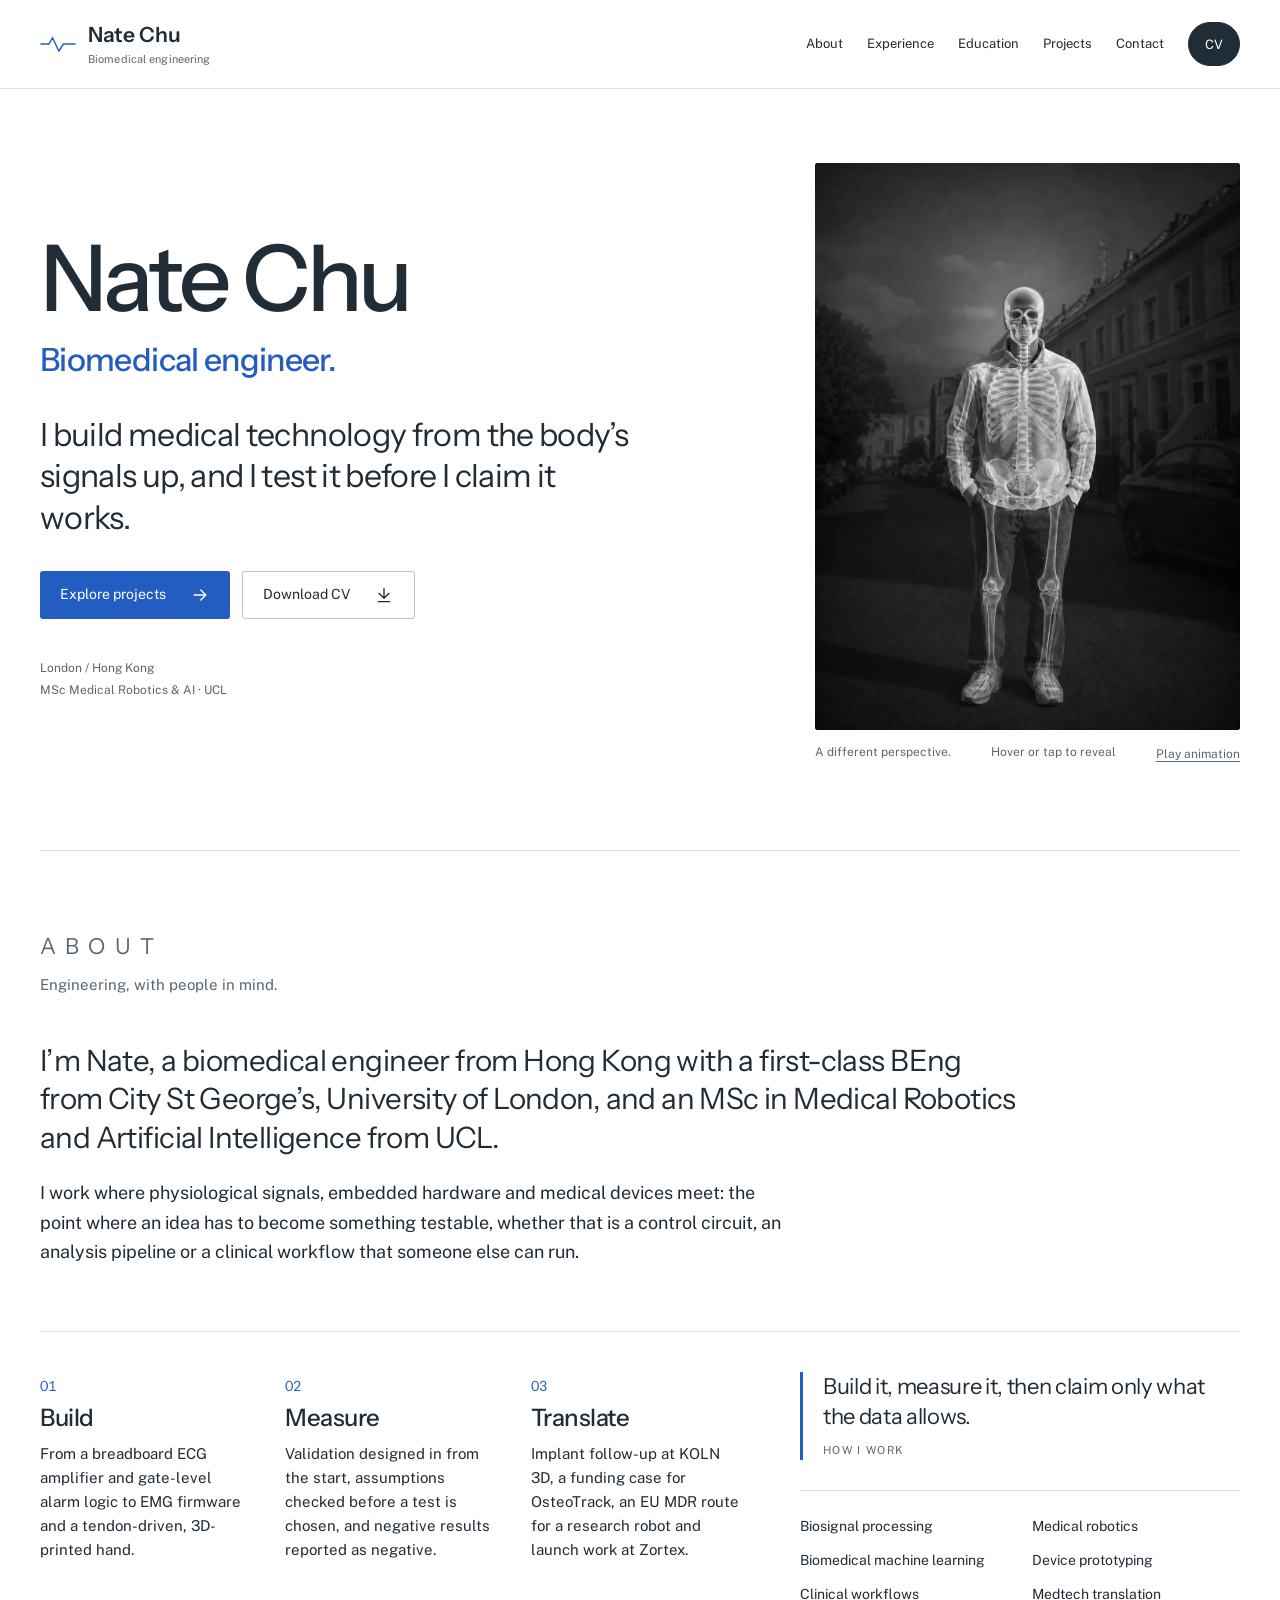
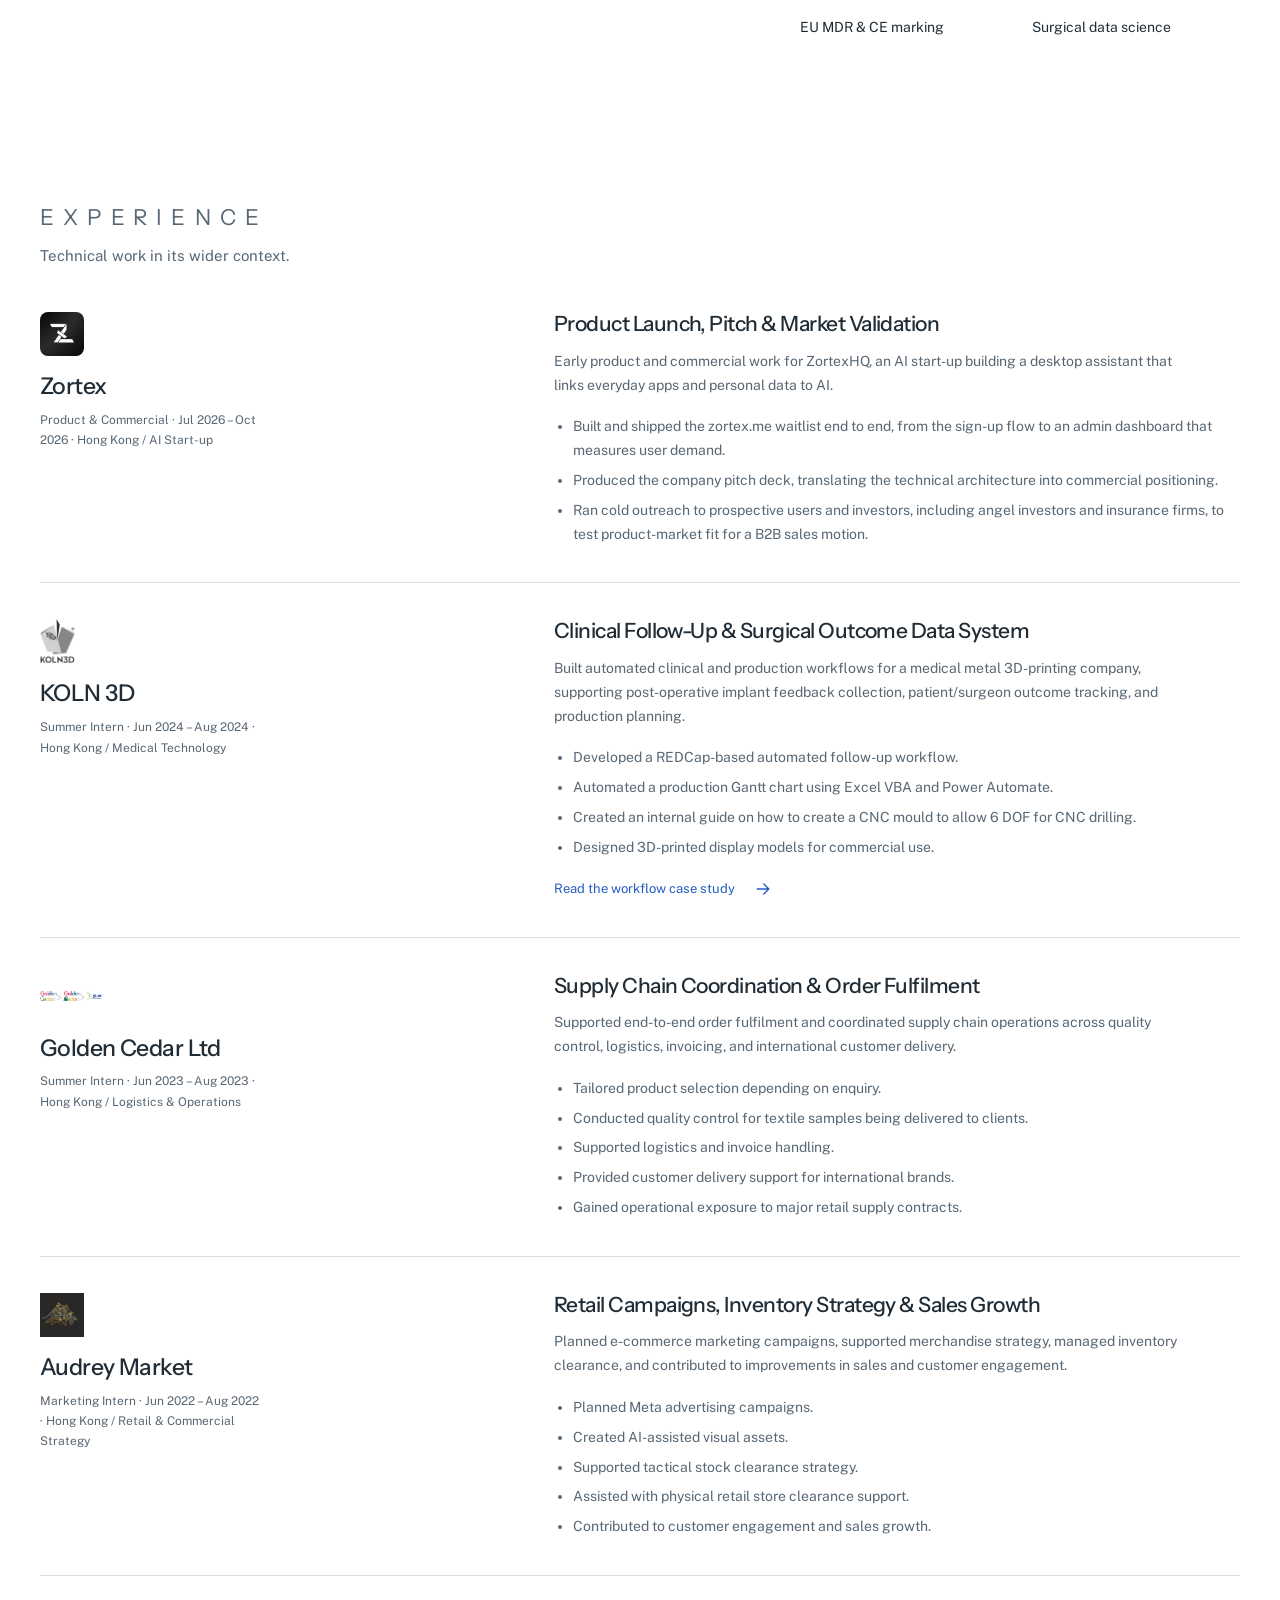
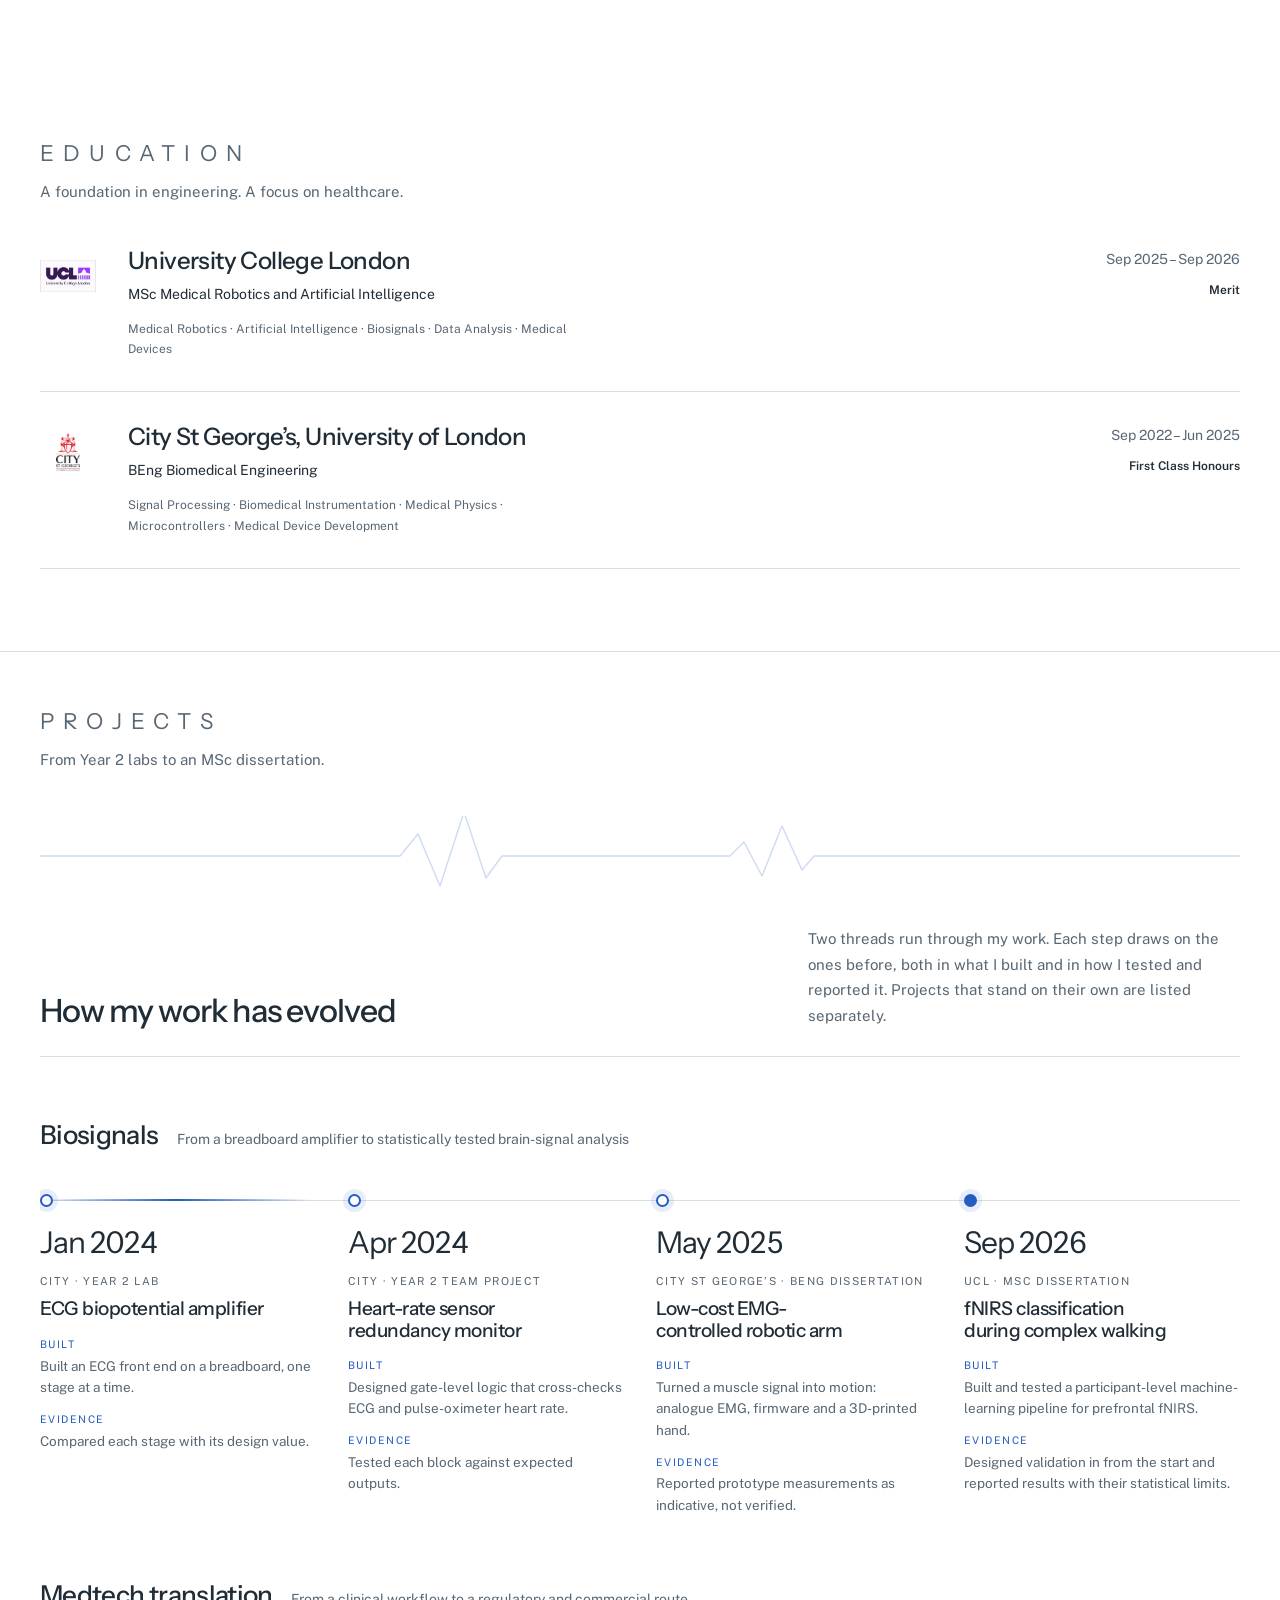
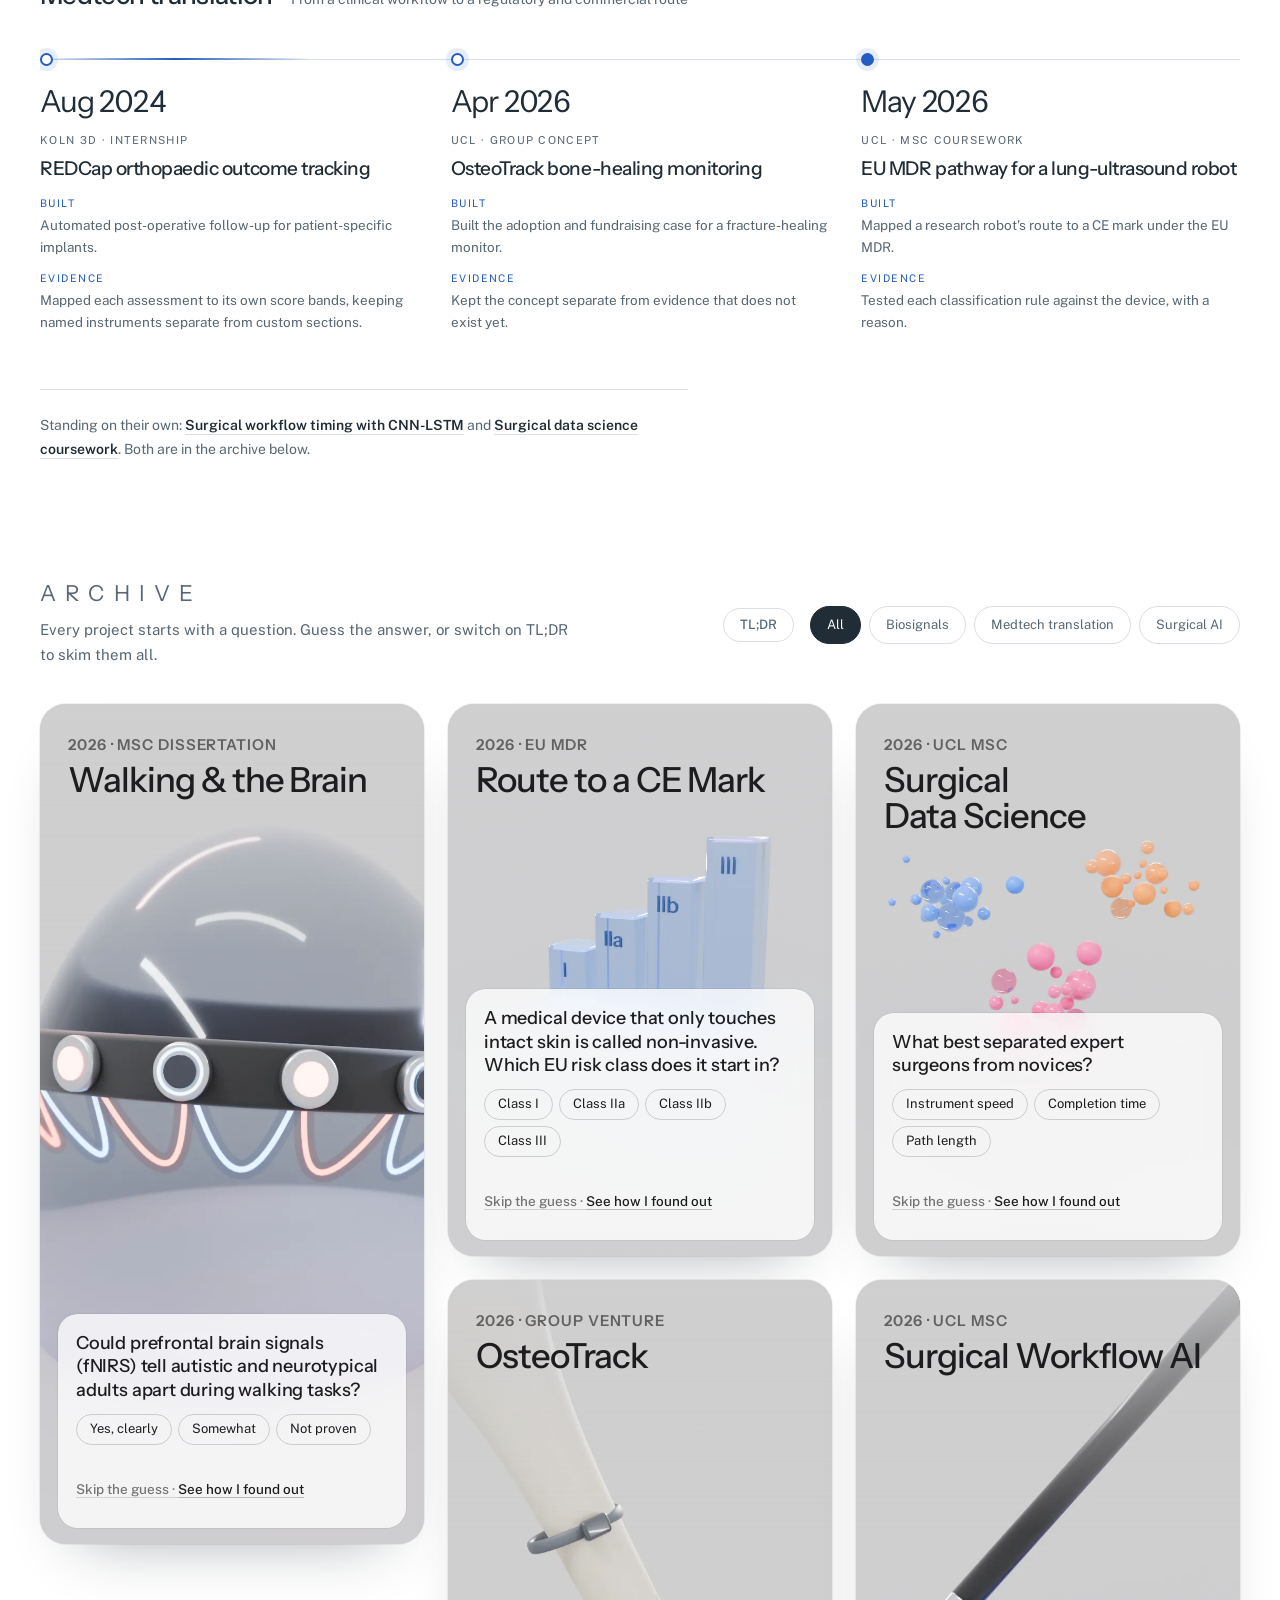
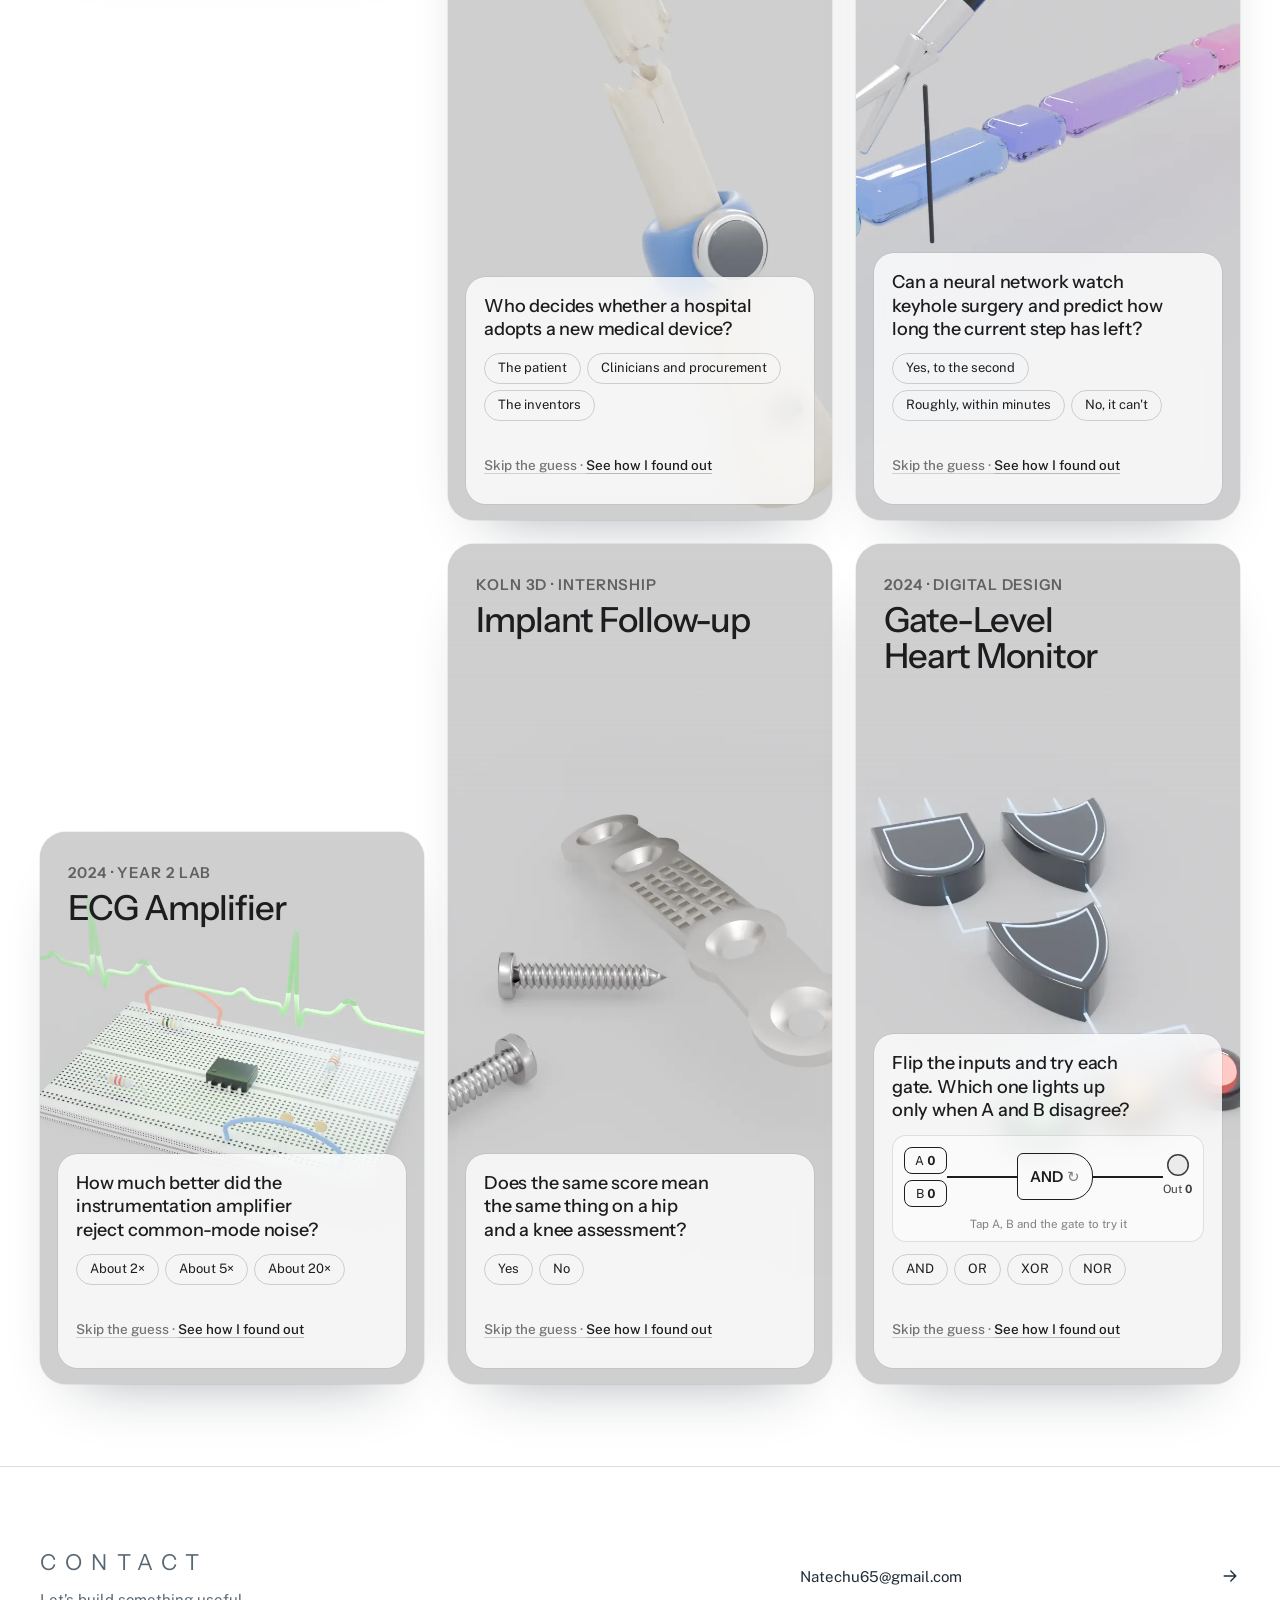
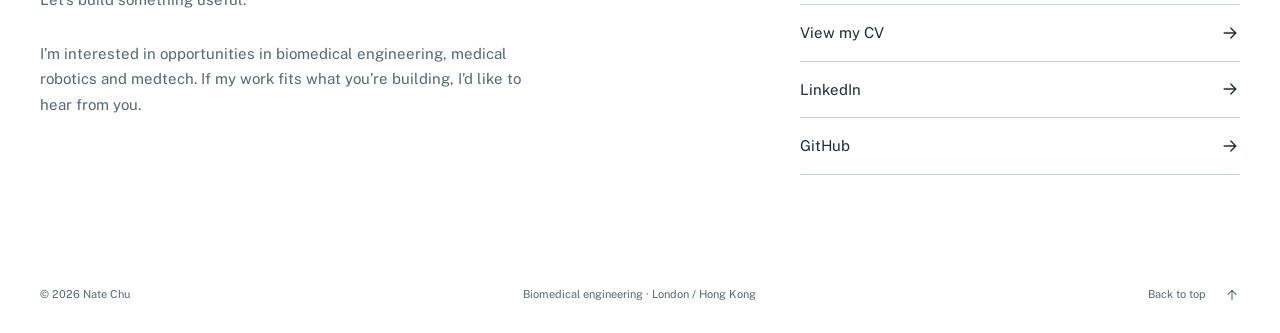
<file: index.html>
<!doctype html>
<html lang="en">
  <head>
    <meta charset="utf-8" />
    <meta name="viewport" content="width=device-width,initial-scale=1" />
    <title>Biomedical engineering portfolio | Nate Chu</title>
    <meta
      name="description"
      content="Nate Chu: biomedical engineering, biosignal analysis, medical robotics and medtech translation."
    />
    <meta name="theme-color" content="#f7f8fa" />
    <link rel="canonical" href="https://lycoda.github.io/" />
    <meta
      property="og:title"
      content="Biomedical engineering portfolio | Nate Chu"
    />
    <meta
      property="og:description"
      content="Nate Chu: biomedical engineering, biosignal analysis, medical robotics and medtech translation."
    />
    <meta property="og:type" content="website" />
    <meta
      property="og:image"
      content="https://lycoda.github.io/images/hero-original.png"
    />
    <script>
      if ("IntersectionObserver" in window)
        document.documentElement.classList.add("js");
    </script>
    <link rel="stylesheet" href="fonts.css" />
    <link rel="stylesheet" href="theme.css" />
    <script src="main.js" defer></script>
  </head>
  <body id="top">
    <a class="skip-link" href="#main">Skip to content</a>
    <header class="site-header">
      <div class="header-inner">
        <a class="brand" href="#top" aria-label="Nate Chu home"
          ><svg class="brand-mark" viewBox="0 0 40 24" aria-hidden="true">
            <path d="M1 12h9l4-7 7 15 5-8h13" /></svg
          ><span
            >Nate Chu<span class="brand-sub">Biomedical engineering</span></span
          ></a
        ><button
          class="menu-toggle"
          type="button"
          aria-expanded="false"
          aria-controls="site-nav"
          hidden
        >
          Menu
        </button>
        <nav class="site-nav" id="site-nav" aria-label="Main navigation">
          <a href="#about">About</a><a href="#experience">Experience</a
          ><a href="#education">Education</a><a href="#projects">Projects</a
          ><a href="#contact">Contact</a
          ><a class="nav-cv" href="Long-Yin-Chu-CV.pdf"
            >CV<span class="visually-hidden"> (PDF)</span></a
          >
        </nav>
      </div>
    </header>
    <main id="main">
      <section class="hero wrap" aria-labelledby="hero-title">
        <div class="hero-copy">
          <h1 id="hero-title">Nate Chu<span>Biomedical engineer.</span></h1>
          <p class="hero-intro">
            I build medical technology from the body’s signals up, and I test it
            before I claim it works.
          </p>
          <div class="hero-actions">
            <a class="button button-primary" href="#archive"
              >Explore projects<svg
                class="arrow"
                viewBox="0 0 24 24"
                aria-hidden="true"
              >
                <path d="M5 12h14m-6-6 6 6-6 6" /></svg></a
            ><a class="button button-secondary" href="Long-Yin-Chu-CV.pdf" download
              >Download CV<svg class="arrow" viewBox="0 0 24 24" aria-hidden="true">
                <path d="M12 4v12m-6-6 6 6 6-6M5 20h14" /></svg
            ></a>
          </div>
          <p class="hero-location">
            London / Hong Kong<span>MSc Medical Robotics &amp; AI · UCL</span>
          </p>
        </div>
        <figure class="portrait-stage">
          <div class="portrait-frame" data-reveal-shell>
            <img
              class="portrait-layer portrait-xray"
              src="images/hero-xray.webp"
              alt="Nate’s skeletal-composite portrait on a London street"
              width="1086"
              height="1449"
              fetchpriority="high"
            /><img
              class="portrait-layer portrait-color"
              src="images/hero-original.webp"
              alt=""
              width="1024"
              height="1536"
              aria-hidden="true"
            /><video
              class="portrait-ecg-video"
              muted
              loop
              playsinline
              preload="none"
              aria-hidden="true"
            >
              <source src="videos/ecg-monitor.mp4" type="video/mp4" /></video
            ><button
              class="reveal-hit-area"
              data-reveal-zone
              type="button"
              aria-label="Show colour portrait"
              aria-pressed="false"
              hidden
            ></button>
          </div>
          <figcaption>
            <span>A different perspective.</span
            ><span class="reveal-hint">Hover or tap to reveal</span
            ><button class="motion-toggle" type="button" hidden>
              Pause animation
            </button>
          </figcaption>
        </figure>
      </section>
      <section class="about-section wrap section" id="about">
        <div class="section-heading">
          <h2>About</h2>
          <p>Engineering, with people in mind.</p>
        </div>
        <div class="about-intro">
          <p class="about-lead">
            I’m Nate, a biomedical engineer from Hong Kong with a first-class
            BEng from City St George’s, University of London, and an MSc in
            Medical Robotics and Artificial Intelligence from UCL.
          </p>
          <p class="about-sub">
            I work where physiological signals, embedded hardware and medical
            devices meet: the point where an idea has to become something
            testable, whether that is a control circuit, an analysis pipeline
            or a clinical workflow that someone else can run.
          </p>
        </div>
        <div class="about-grid">
          <ol class="about-pillars">
            <li>
              <span>01</span>
              <h3>Build</h3>
              <p>
                From a breadboard ECG amplifier and gate-level alarm logic to
                EMG firmware and a tendon-driven, 3D-printed hand.
              </p>
            </li>
            <li>
              <span>02</span>
              <h3>Measure</h3>
              <p>
                Validation designed in from the start, assumptions checked
                before a test is chosen, and negative results reported as
                negative.
              </p>
            </li>
            <li>
              <span>03</span>
              <h3>Translate</h3>
              <p>
                Implant follow-up at KOLN 3D, a funding case for OsteoTrack,
                an EU MDR route for a research robot and launch work at
                Zortex.
              </p>
            </li>
          </ol>
          <aside class="about-side">
            <blockquote class="about-quote">
              <p>Build it, measure it, then claim only what the data allows.</p>
              <footer>How I work</footer>
            </blockquote>
            <ul class="expertise-list" aria-label="Areas of expertise">
              <li>Biosignal processing</li>
              <li>Medical robotics</li>
              <li>Biomedical machine learning</li>
              <li>Device prototyping</li>
              <li>Clinical workflows</li>
              <li>Medtech translation</li>
              <li>EU MDR &amp; CE marking</li>
              <li>Surgical data science</li>
            </ul>
          </aside>
        </div>
      </section>
      <section class="wrap section" id="experience">
        <div class="section-heading">
          <h2>Experience</h2>
          <p>Technical work in its wider context.</p>
        </div>
        <article class="experience-entry">
          <div class="experience-employer">
            <img
              class="logo-dark"
              src="images/companies/zortex.png"
              alt="Zortex logo"
              loading="lazy"
            />
            <h3>Zortex</h3>
            <p>
              Product &amp; Commercial · Jul 2026 – Oct 2026 · Hong Kong / AI
              Start-up
            </p>
          </div>
          <div class="experience-detail">
            <h4>Product Launch, Pitch &amp; Market Validation</h4>
            <p>
              Early product and commercial work for ZortexHQ, an AI start-up
              building a desktop assistant that links everyday apps and personal
              data to AI.
            </p>
            <ul>
              <li>
                Built and shipped the zortex.me waitlist end to end, from the
                sign-up flow to an admin dashboard that measures user demand.
              </li>
              <li>
                Produced the company pitch deck, translating the technical
                architecture into commercial positioning.
              </li>
              <li>
                Ran cold outreach to prospective users and investors, including
                angel investors and insurance firms, to test product-market fit
                for a B2B sales motion.
              </li>
            </ul>
          </div>
        </article>
        <article class="experience-entry">
          <div class="experience-employer">
            <img
              src="images/companies/koln3d.png"
              alt="KOLN 3D logo"
              loading="lazy"
            />
            <h3>KOLN 3D</h3>
            <p>
              Summer Intern · Jun 2024 – Aug 2024 · Hong Kong / Medical
              Technology
            </p>
          </div>
          <div class="experience-detail">
            <h4>Clinical Follow-Up &amp; Surgical Outcome Data System</h4>
            <p>
              Built automated clinical and production workflows for a medical
              metal 3D-printing company, supporting post-operative implant
              feedback collection, patient/surgeon outcome tracking, and
              production planning.
            </p>
            <ul>
              <li>Developed a REDCap-based automated follow-up workflow.</li>
              <li>
                Automated a production Gantt chart using Excel VBA and Power
                Automate.
              </li>
              <li>
                Created an internal guide on how to create a CNC mould to allow
                6 DOF for CNC drilling.
              </li>
              <li>Designed 3D-printed display models for commercial use.</li>
            </ul>
            <a class="text-link" href="projects/redcap-feedback-workflow.html"
              >Read the workflow case study<svg
                class="arrow"
                viewBox="0 0 24 24"
                aria-hidden="true"
              >
                <path d="M5 12h14m-6-6 6 6-6 6" /></svg
            ></a>
          </div>
        </article>
        <article class="experience-entry">
          <div class="experience-employer">
            <img
              src="images/companies/golden-cedar.png"
              alt="Golden Cedar Ltd logo"
              loading="lazy"
            />
            <h3>Golden Cedar Ltd</h3>
            <p>
              Summer Intern · Jun 2023 – Aug 2023 · Hong Kong / Logistics &amp;
              Operations
            </p>
          </div>
          <div class="experience-detail">
            <h4>Supply Chain Coordination &amp; Order Fulfilment</h4>
            <p>
              Supported end-to-end order fulfilment and coordinated supply chain
              operations across quality control, logistics, invoicing, and
              international customer delivery.
            </p>
            <ul>
              <li>Tailored product selection depending on enquiry.</li>
              <li>
                Conducted quality control for textile samples being delivered to
                clients.
              </li>
              <li>Supported logistics and invoice handling.</li>
              <li>
                Provided customer delivery support for international brands.
              </li>
              <li>
                Gained operational exposure to major retail supply contracts.
              </li>
            </ul>
          </div>
        </article>
        <article class="experience-entry">
          <div class="experience-employer">
            <img
              src="images/companies/audrey-market.jpg"
              alt="Audrey Market logo"
              loading="lazy"
            />
            <h3>Audrey Market</h3>
            <p>
              Marketing Intern · Jun 2022 – Aug 2022 · Hong Kong / Retail &amp;
              Commercial Strategy
            </p>
          </div>
          <div class="experience-detail">
            <h4>Retail Campaigns, Inventory Strategy &amp; Sales Growth</h4>
            <p>
              Planned e-commerce marketing campaigns, supported merchandise
              strategy, managed inventory clearance, and contributed to
              improvements in sales and customer engagement.
            </p>
            <ul>
              <li>Planned Meta advertising campaigns.</li>
              <li>Created AI-assisted visual assets.</li>
              <li>Supported tactical stock clearance strategy.</li>
              <li>Assisted with physical retail store clearance support.</li>
              <li>Contributed to customer engagement and sales growth.</li>
            </ul>
          </div>
        </article>
      </section>
      <section class="wrap section" id="education">
        <div class="section-heading">
          <h2>Education</h2>
          <p>A foundation in engineering. A focus on healthcare.</p>
        </div>
        <ol class="education-list">
          <li class="education-entry">
            <img
              src="images/ucl-logo.jpg"
              alt="University College London logo"
              loading="lazy"
            />
            <div>
              <h3>University College London</h3>
              <p>MSc Medical Robotics and Artificial Intelligence</p>
              <p class="quiet">
                Medical Robotics · Artificial Intelligence · Biosignals · Data
                Analysis · Medical Devices
              </p>
            </div>
            <div class="education-meta">
              <p>Sep 2025 – Sep 2026</p>
              <strong>Merit</strong>
            </div>
          </li>
          <li class="education-entry">
            <img
              src="images/city-st-georges-logo.png"
              alt="City St George&#x27;s, University of London logo"
              loading="lazy"
            />
            <div>
              <h3>City St George’s, University of London</h3>
              <p>BEng Biomedical Engineering</p>
              <p class="quiet">
                Signal Processing · Biomedical Instrumentation · Medical Physics
                · Microcontrollers · Medical Device Development
              </p>
            </div>
            <div class="education-meta">
              <p>Sep 2022 – Jun 2025</p>
              <strong>First Class Honours</strong>
            </div>
          </li>
        </ol>
      </section>
      <!-- work:start -->
<section class="work section" id="projects"><div class="wrap"><div class="section-heading"><h2>Projects</h2><p>From Year 2 labs to an MSc dissertation.</p></div>
<div class="evolution" id="evolution"><svg class="evolution-trace" viewBox="0 0 1200 80" preserveAspectRatio="none" aria-hidden="true"><path d="M0 40H360l18-22 22 52 24-74 22 66 16-22H690l14-14 18 34 20-50 20 44 12-14H1200"/></svg><div class="sub-heading"><h3>How my work has evolved</h3><p>Two threads run through my work. Each step draws on the ones before, both in what I built and in how I tested and reported it. Projects that stand on their own are listed separately.</p></div>
<div class="thread" id="thread-biosignals"><div class="thread-head"><h4 class="thread-title">Biosignals</h4><p>From a breadboard amplifier to statistically tested brain-signal analysis</p></div><ol class="thread-track" style="--steps:4">
<li class="thread-step reveal"><span class="thread-node" aria-hidden="true"></span><p class="thread-year">Jan 2024</p><p class="eyebrow">City · Year 2 lab</p><h4><a href="projects/ecg-amplifier.html">ECG biopotential amplifier</a></h4><dl><dt>Built</dt><dd>Built an ECG front end on a breadboard, one stage at a time.</dd><dt>Evidence</dt><dd>Compared each stage with its design value.</dd></dl></li>
<li class="thread-step reveal"><span class="thread-node" aria-hidden="true"></span><p class="thread-year">Apr 2024</p><p class="eyebrow">City · Year 2 team project</p><h4><a href="projects/heart-rate-monitor.html">Heart-rate sensor redundancy monitor</a></h4><dl><dt>Built</dt><dd>Designed gate-level logic that cross-checks ECG and pulse-oximeter heart rate.</dd><dt>Evidence</dt><dd>Tested each block against expected outputs.</dd></dl></li>
<li class="thread-step reveal"><span class="thread-node" aria-hidden="true"></span><p class="thread-year">May 2025</p><p class="eyebrow">City St George’s · BEng dissertation</p><h4><a href="projects/emg-controlled-robotic-arm.html">Low-cost EMG-controlled robotic arm</a></h4><dl><dt>Built</dt><dd>Turned a muscle signal into motion: analogue EMG, firmware and a 3D-printed hand.</dd><dt>Evidence</dt><dd>Reported prototype measurements as indicative, not verified.</dd></dl></li>
<li class="thread-step reveal"><span class="thread-node" aria-hidden="true"></span><p class="thread-year">Sep 2026</p><p class="eyebrow">UCL · MSc dissertation</p><h4><a href="projects/fnirs-classification.html">fNIRS classification during complex walking</a></h4><dl><dt>Built</dt><dd>Built and tested a participant-level machine-learning pipeline for prefrontal fNIRS.</dd><dt>Evidence</dt><dd>Designed validation in from the start and reported results with their statistical limits.</dd></dl></li>
</ol></div>
<div class="thread" id="thread-translation"><div class="thread-head"><h4 class="thread-title">Medtech translation</h4><p>From a clinical workflow to a regulatory and commercial route</p></div><ol class="thread-track" style="--steps:3">
<li class="thread-step reveal"><span class="thread-node" aria-hidden="true"></span><p class="thread-year">Aug 2024</p><p class="eyebrow">KOLN 3D · Internship</p><h4><a href="projects/redcap-feedback-workflow.html">REDCap orthopaedic outcome tracking</a></h4><dl><dt>Built</dt><dd>Automated post-operative follow-up for patient-specific implants.</dd><dt>Evidence</dt><dd>Mapped each assessment to its own score bands, keeping named instruments separate from custom sections.</dd></dl></li>
<li class="thread-step reveal"><span class="thread-node" aria-hidden="true"></span><p class="thread-year">Apr 2026</p><p class="eyebrow">UCL · Group concept</p><h4><a href="projects/bone-healing-monitoring-device.html">OsteoTrack bone-healing monitoring</a></h4><dl><dt>Built</dt><dd>Built the adoption and fundraising case for a fracture-healing monitor.</dd><dt>Evidence</dt><dd>Kept the concept separate from evidence that does not exist yet.</dd></dl></li>
<li class="thread-step reveal"><span class="thread-node" aria-hidden="true"></span><p class="thread-year">May 2026</p><p class="eyebrow">UCL · MSc coursework</p><h4><a href="projects/ce-marking-lung-ultrasound-robot.html">EU MDR pathway for a lung-ultrasound robot</a></h4><dl><dt>Built</dt><dd>Mapped a research robot&#x27;s route to a CE mark under the EU MDR.</dd><dt>Evidence</dt><dd>Tested each classification rule against the device, with a reason.</dd></dl></li>
</ol></div>
<p class="standalone-note">Standing on their own: <a href="projects/surgical-workflow-prediction.html">Surgical workflow timing with CNN-LSTM</a> and <a href="projects/surgical-data-science.html">Surgical data science coursework</a>. Both are in the archive below.</p></div>
<div class="vault" id="archive"><div class="vault-head"><div><h3 class="spaced">Archive</h3><p class="vault-intro">Every project starts with a question. Guess the answer, or switch on TL;DR to skim them all. <span class="vault-score" hidden>You have guessed <b>0</b> of 9, <b>0</b> right.</span></p></div><div class="vault-tools"><button type="button" class="vault-tldr" aria-pressed="false" title="Show every answer without guessing">TL;DR</button><div class="vault-filter" role="group" aria-label="Filter projects"><button type="button" aria-pressed="true" data-filter="all">All</button><button type="button" aria-pressed="false" data-filter="biosignals">Biosignals</button><button type="button" aria-pressed="false" data-filter="translation">Medtech translation</button><button type="button" aria-pressed="false" data-filter="surgical-ai">Surgical AI</button></div></div></div><div class="vault-grid">
<article class="vc vc-light vc-tall vc-art-render reveal" data-thread="biosignals" style="--c3:1;--r3:1;--s3:6;--c2:1;--r2:1;--s2:6"><div class="vc-art"><img class="vc-img vc-render" src="images/cards/fnirs-classification.webp" alt="" loading="lazy" width="640" height="420"><video class="vc-loop" data-src="videos/cards/fnirs-classification.mp4" muted loop playsinline preload="none" aria-hidden="true" tabindex="-1"></video></div><span class="vc-glare" aria-hidden="true"></span><div class="vc-top"><p class="vc-eyebrow">2026 · MSc dissertation</p><h3 id="vc-fnirs-classification"><a class="vc-link" href="projects/fnirs-classification.html">Walking &amp; the Brain</a></h3></div><div class="vc-quiz"><p class="vc-q">Could prefrontal brain signals (fNIRS) tell autistic and neurotypical adults apart during walking tasks?</p><div class="vc-opts" role="group" aria-label="Your guess"><button type="button" class="vc-opt" data-correct="false">Yes, clearly</button><button type="button" class="vc-opt" data-correct="false">Somewhat</button><button type="button" class="vc-opt" data-correct="true">Not proven</button></div><div class="vc-reveal" aria-live="polite"><p><span class="vc-verdict"></span>Not proven. The best model reached 61.9% balanced accuracy, but selection-adjusted testing did not show it beat chance.</p></div><a class="vc-btn" href="projects/fnirs-classification.html" aria-describedby="vc-fnirs-classification">See how I found out</a></div></article>
<article class="vc vc-light vc-reg vc-art-render reveal" data-thread="translation" style="--c3:2;--r3:1;--s3:4;--c2:2;--r2:1;--s2:4"><div class="vc-art"><img class="vc-img vc-render" src="images/cards/ce-marking-lung-ultrasound-robot.webp" alt="" loading="lazy" width="640" height="420"><video class="vc-loop" data-src="videos/cards/ce-marking-lung-ultrasound-robot.mp4" muted loop playsinline preload="none" aria-hidden="true" tabindex="-1"></video></div><span class="vc-glare" aria-hidden="true"></span><div class="vc-top"><p class="vc-eyebrow">2026 · EU MDR</p><h3 id="vc-ce-marking-lung-ultrasound-robot"><a class="vc-link" href="projects/ce-marking-lung-ultrasound-robot.html">Route to a CE Mark</a></h3></div><div class="vc-quiz"><p class="vc-q">A medical device that only touches intact skin is called non-invasive. Which EU risk class does it start in?</p><div class="vc-opts" role="group" aria-label="Your guess"><button type="button" class="vc-opt" data-correct="true">Class I</button><button type="button" class="vc-opt" data-correct="false">Class IIa</button><button type="button" class="vc-opt" data-correct="false">Class IIb</button><button type="button" class="vc-opt" data-correct="false">Class III</button></div><div class="vc-reveal" aria-live="polite"><p><span class="vc-verdict"></span>Class I, the lowest. Under EU rules (MDR Annex VIII, Rule 1), non-invasive devices start there, but a more specific rule can move them up. The lung-ultrasound robot I assessed is non-invasive too, yet as an active device used for diagnosis it becomes Class IIa under Rule 10.</p></div><a class="vc-btn" href="projects/ce-marking-lung-ultrasound-robot.html" aria-describedby="vc-ce-marking-lung-ultrasound-robot">See how I found out</a></div></article>
<article class="vc vc-light vc-reg vc-art-render reveal" data-thread="surgical-ai" style="--c3:3;--r3:1;--s3:4;--c2:2;--r2:5;--s2:4"><div class="vc-art"><img class="vc-img vc-render" src="images/cards/surgical-data-science.webp" alt="" loading="lazy" width="640" height="420"><video class="vc-loop" data-src="videos/cards/surgical-data-science.mp4" muted loop playsinline preload="none" aria-hidden="true" tabindex="-1"></video></div><span class="vc-glare" aria-hidden="true"></span><div class="vc-top"><p class="vc-eyebrow">2026 · UCL MSc</p><h3 id="vc-surgical-data-science"><a class="vc-link" href="projects/surgical-data-science.html">Surgical Data Science</a></h3></div><div class="vc-quiz"><p class="vc-q">What best separated expert surgeons from novices?</p><div class="vc-opts" role="group" aria-label="Your guess"><button type="button" class="vc-opt" data-correct="false">Instrument speed</button><button type="button" class="vc-opt" data-correct="true">Completion time</button><button type="button" class="vc-opt" data-correct="false">Path length</button></div><div class="vc-reveal" aria-live="polite"><p><span class="vc-verdict"></span>Completion time. Experts averaged 86.5 s on the suturing task; novices averaged 141.2 s.</p></div><a class="vc-btn" href="projects/surgical-data-science.html" aria-describedby="vc-surgical-data-science">See how I found out</a></div></article>
<article class="vc vc-light vc-tall vc-art-render reveal" data-thread="translation" style="--c3:2;--r3:5;--s3:6;--c2:1;--r2:7;--s2:6"><div class="vc-art"><img class="vc-img vc-render" src="images/cards/bone-healing-monitoring-device.webp" alt="" loading="lazy" width="640" height="420"><video class="vc-loop" data-src="videos/cards/bone-healing-monitoring-device.mp4" muted loop playsinline preload="none" aria-hidden="true" tabindex="-1"></video></div><span class="vc-glare" aria-hidden="true"></span><div class="vc-top"><p class="vc-eyebrow">2026 · Group venture</p><h3 id="vc-bone-healing-monitoring-device"><a class="vc-link" href="projects/bone-healing-monitoring-device.html">OsteoTrack</a></h3></div><div class="vc-quiz"><p class="vc-q">Who decides whether a hospital adopts a new medical device?</p><div class="vc-opts" role="group" aria-label="Your guess"><button type="button" class="vc-opt" data-correct="false">The patient</button><button type="button" class="vc-opt" data-correct="true">Clinicians and procurement</button><button type="button" class="vc-opt" data-correct="false">The inventors</button></div><div class="vc-reveal" aria-live="polite"><p><span class="vc-verdict"></span>Clinicians and procurement teams. Patients benefit, but the clinicians who use a device and the teams who buy it decide. For OsteoTrack, our fracture-monitoring concept, that meant pitching to clinicians, fracture-clinic leads and procurement.</p></div><a class="vc-btn" href="projects/bone-healing-monitoring-device.html" aria-describedby="vc-bone-healing-monitoring-device">See how I found out</a></div></article>
<article class="vc vc-light vc-tall vc-art-render reveal" data-thread="surgical-ai" style="--c3:3;--r3:5;--s3:6;--c2:2;--r2:9;--s2:6"><div class="vc-art"><img class="vc-img vc-render" src="images/cards/surgical-workflow-prediction.webp" alt="" loading="lazy" width="640" height="420"><video class="vc-loop" data-src="videos/cards/surgical-workflow-prediction.mp4" muted loop playsinline preload="none" aria-hidden="true" tabindex="-1"></video></div><span class="vc-glare" aria-hidden="true"></span><div class="vc-top"><p class="vc-eyebrow">2026 · UCL MSc</p><h3 id="vc-surgical-workflow-prediction"><a class="vc-link" href="projects/surgical-workflow-prediction.html">Surgical Workflow AI</a></h3></div><div class="vc-quiz"><p class="vc-q">Can a neural network watch keyhole surgery and predict how long the current step has left?</p><div class="vc-opts" role="group" aria-label="Your guess"><button type="button" class="vc-opt" data-correct="false">Yes, to the second</button><button type="button" class="vc-opt" data-correct="true">Roughly, within minutes</button><button type="button" class="vc-opt" data-correct="false">No, it can&#x27;t</button></div><div class="vc-reveal" aria-live="polite"><p><span class="vc-verdict"></span>Roughly. Watching the last 60 seconds of video, my model was off by about 3.6 minutes on average (216 s) and within a minute 29% of the time. Giving it twice as much history did not help (263 s).</p></div><a class="vc-btn" href="projects/surgical-workflow-prediction.html" aria-describedby="vc-surgical-workflow-prediction">See how I found out</a></div></article>
<article class="vc vc-light vc-tall vc-art-render reveal" data-thread="biosignals" style="--c3:1;--r3:7;--s3:6;--c2:1;--r2:13;--s2:6"><div class="vc-art"><img class="vc-img vc-render" src="images/cards/emg-controlled-robotic-arm.webp" alt="" loading="lazy" width="640" height="420"><video class="vc-loop" data-src="videos/cards/emg-controlled-robotic-arm.mp4" muted loop playsinline preload="none" aria-hidden="true" tabindex="-1"></video></div><span class="vc-glare" aria-hidden="true"></span><div class="vc-top"><p class="vc-eyebrow">2025 · BEng dissertation</p><h3 id="vc-emg-controlled-robotic-arm"><a class="vc-link" href="projects/emg-controlled-robotic-arm.html">Muscle to Motion</a></h3></div><div class="vc-quiz"><p class="vc-q">What is the most common signal used to control a powered prosthetic arm?</p><div class="vc-opts" role="group" aria-label="Your guess"><button type="button" class="vc-opt" data-correct="false">Brain waves (EEG)</button><button type="button" class="vc-opt" data-correct="true">Muscle signals (EMG)</button><button type="button" class="vc-opt" data-correct="false">Heart rhythm (ECG)</button></div><div class="vc-reveal" aria-live="polite"><p><span class="vc-verdict"></span>Muscle signals (EMG). Electrodes on the skin pick up the electrical activity of muscles as they contract. My hand did the same: it amplified and smoothed that signal into an open or close command, for about £91 in parts.</p></div><a class="vc-btn" href="projects/emg-controlled-robotic-arm.html" aria-describedby="vc-emg-controlled-robotic-arm">See how I found out</a></div></article>
<article class="vc vc-light vc-tall vc-art-render reveal" data-thread="translation" style="--c3:2;--r3:11;--s3:6;--c2:2;--r2:15;--s2:6"><div class="vc-art"><img class="vc-img vc-render" src="images/cards/redcap-feedback-workflow.webp" alt="" loading="lazy" width="640" height="420" style="object-position:58% 50%"><video class="vc-loop" data-src="videos/cards/redcap-feedback-workflow.mp4" muted loop playsinline preload="none" aria-hidden="true" tabindex="-1" style="object-position:58% 50%"></video></div><span class="vc-glare" aria-hidden="true"></span><div class="vc-top"><p class="vc-eyebrow">KOLN 3D · Internship</p><h3 id="vc-redcap-feedback-workflow"><a class="vc-link" href="projects/redcap-feedback-workflow.html">Implant Follow-up</a></h3></div><div class="vc-quiz"><p class="vc-q">Does the same score mean the same thing on a hip and a knee assessment?</p><div class="vc-opts" role="group" aria-label="Your guess"><button type="button" class="vc-opt" data-correct="false">Yes</button><button type="button" class="vc-opt" data-correct="true">No</button></div><div class="vc-reveal" aria-live="polite"><p><span class="vc-verdict"></span>No. Each instrument has its own score bands, so I mapped every assessment separately.</p></div><a class="vc-btn" href="projects/redcap-feedback-workflow.html" aria-describedby="vc-redcap-feedback-workflow">See how I found out</a></div></article>
<article class="vc vc-light vc-tall vc-art-render reveal" data-thread="biosignals" style="--c3:3;--r3:11;--s3:6;--c2:1;--r2:19;--s2:6"><div class="vc-art"><img class="vc-img vc-render" src="images/cards/heart-rate-monitor.webp" alt="" loading="lazy" width="640" height="420" style="object-position:64% 50%"><video class="vc-loop" data-src="videos/cards/heart-rate-monitor.mp4" muted loop playsinline preload="none" aria-hidden="true" tabindex="-1" style="object-position:64% 50%"></video></div><span class="vc-glare" aria-hidden="true"></span><div class="vc-top"><p class="vc-eyebrow">2024 · Digital design</p><h3 id="vc-heart-rate-monitor"><a class="vc-link" href="projects/heart-rate-monitor.html">Gate-Level Heart Monitor</a></h3></div><div class="vc-quiz"><p class="vc-q">Flip the inputs and try each gate. Which one lights up only when A and B disagree?</p><div class="vc-gates" role="group" aria-label="Logic gate sandbox"><div class="vc-ins"><button type="button" class="vc-in" aria-pressed="false">A <b>0</b></button><button type="button" class="vc-in" aria-pressed="false">B <b>0</b></button></div><span class="vc-wire" aria-hidden="true"></span><button type="button" class="vc-gate" aria-label="Gate: AND. Click to change.">AND</button><span class="vc-wire" aria-hidden="true"></span><output class="vc-lamp" aria-live="polite"><i aria-hidden="true"></i><span>Out <b>0</b></span></output><p class="vc-gate-hint">Tap A, B and the gate to try it</p></div><div class="vc-opts" role="group" aria-label="Your guess"><button type="button" class="vc-opt" data-correct="false">AND</button><button type="button" class="vc-opt" data-correct="false">OR</button><button type="button" class="vc-opt" data-correct="true">XOR</button><button type="button" class="vc-opt" data-correct="false">NOR</button></div><div class="vc-reveal" aria-live="polite"><p><span class="vc-verdict"></span>XOR, short for exclusive OR: it outputs 1 only when its inputs differ. My heart monitor asked the same of two 8-bit heart-rate readings, using XOR gates inside a gate-level subtractor to measure how far the ECG and pulse oximeter disagreed.</p></div><a class="vc-btn" href="projects/heart-rate-monitor.html" aria-describedby="vc-heart-rate-monitor">See how I found out</a></div></article>
<article class="vc vc-light vc-reg vc-art-render reveal" data-thread="biosignals" style="--c3:1;--r3:13;--s3:4;--c2:2;--r2:21;--s2:4"><div class="vc-art"><img class="vc-img vc-render" src="images/cards/ecg-amplifier.webp" alt="" loading="lazy" width="10765" height="40215"><video class="vc-loop" data-src="videos/cards/ecg-amplifier.mp4" muted loop playsinline preload="none" aria-hidden="true" tabindex="-1"></video></div><span class="vc-glare" aria-hidden="true"></span><div class="vc-top"><p class="vc-eyebrow">2024 · Year 2 lab</p><h3 id="vc-ecg-amplifier"><a class="vc-link" href="projects/ecg-amplifier.html">ECG Amplifier</a></h3></div><div class="vc-quiz"><p class="vc-q">How much better did the instrumentation amplifier reject common-mode noise?</p><div class="vc-opts" role="group" aria-label="Your guess"><button type="button" class="vc-opt" data-correct="false">About 2×</button><button type="button" class="vc-opt" data-correct="false">About 5×</button><button type="button" class="vc-opt" data-correct="true">About 20×</button></div><div class="vc-reveal" aria-live="polite"><p><span class="vc-verdict"></span>About 20×. Common-mode rejection rose from 32.6 dB to 59.0 dB.</p></div><a class="vc-btn" href="projects/ecg-amplifier.html" aria-describedby="vc-ecg-amplifier">See how I found out</a></div></article>
</div></div>
</div></section>
<!-- work:end -->
      <section class="contact section" id="contact">
        <div class="wrap contact-inner">
          <div>
            <div class="section-heading">
              <h2>Contact</h2>
              <p>Let’s build something useful.</p>
            </div>
            <p class="contact-text">
              I’m interested in opportunities in biomedical engineering, medical
              robotics and medtech. If my work fits what you’re building, I’d
              like to hear from you.
            </p>
          </div>
          <div class="contact-links">
            <a class="text-link" href="mailto:Natechu65@gmail.com"
              >Natechu65@gmail.com<svg
                class="arrow"
                viewBox="0 0 24 24"
                aria-hidden="true"
              >
                <path d="M5 12h14m-6-6 6 6-6 6" /></svg></a
            ><a class="text-link" href="Long-Yin-Chu-CV.pdf"
              >View my CV<svg
                class="arrow"
                viewBox="0 0 24 24"
                aria-hidden="true"
              >
                <path d="M5 12h14m-6-6 6 6-6 6" /></svg></a
            ><a
              class="text-link"
              href="https://www.linkedin.com/in/long-yin-chu-92577a226/"
              target="_blank"
              rel="noreferrer"
              >LinkedIn<svg
                class="arrow"
                viewBox="0 0 24 24"
                aria-hidden="true"
              >
                <path d="M5 12h14m-6-6 6 6-6 6" /></svg></a
            ><a
              class="text-link"
              href="https://github.com/LyCoda"
              target="_blank"
              rel="noreferrer"
              >GitHub<svg class="arrow" viewBox="0 0 24 24" aria-hidden="true">
                <path d="M5 12h14m-6-6 6 6-6 6" /></svg
            ></a>
          </div>
        </div>
      </section>
    </main>
    <footer class="site-footer">
      <p>© 2026 Nate Chu</p>
      <p>Biomedical engineering · London / Hong Kong</p>
      <a class="text-link" href="#top"
        >Back to top<svg class="arrow" viewBox="0 0 24 24" aria-hidden="true">
          <path d="M5 12h14m-6-6 6 6-6 6" /></svg
      ></a>
    </footer>
  </body>
</html>
</file>
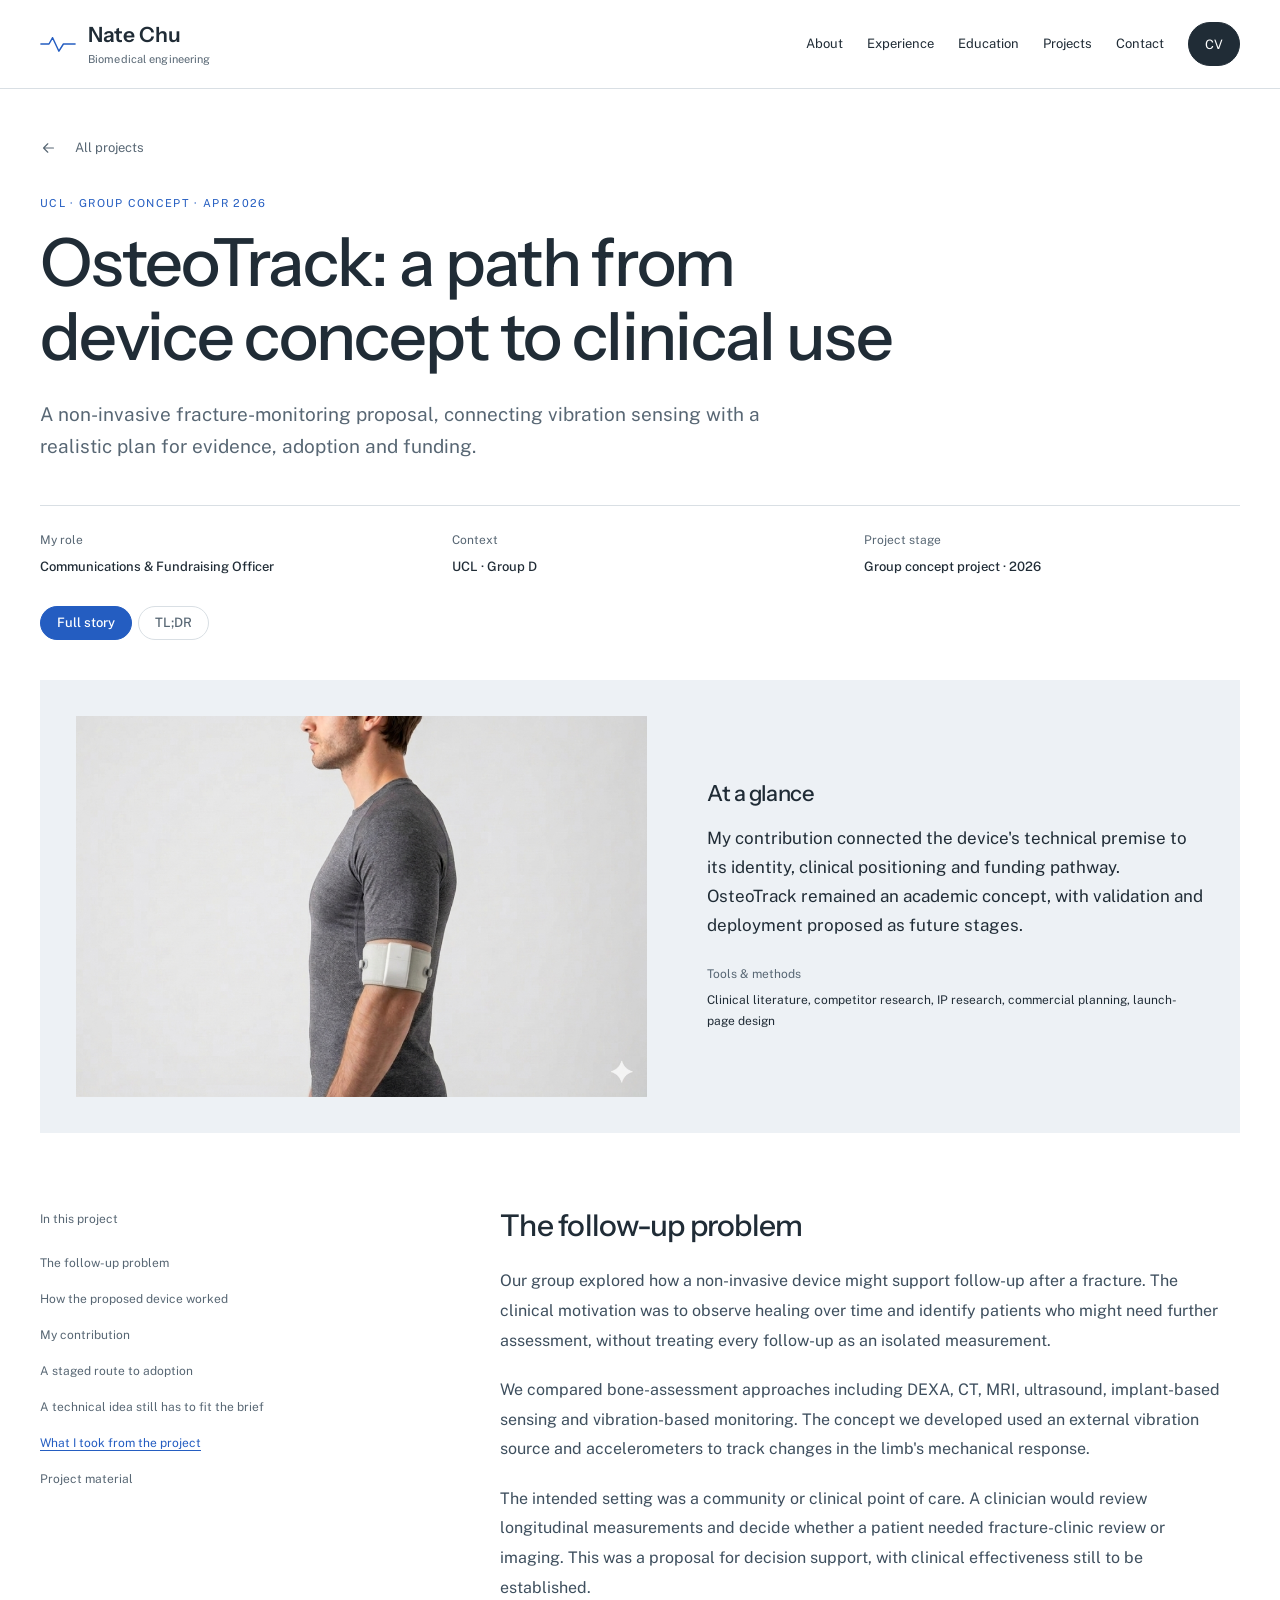
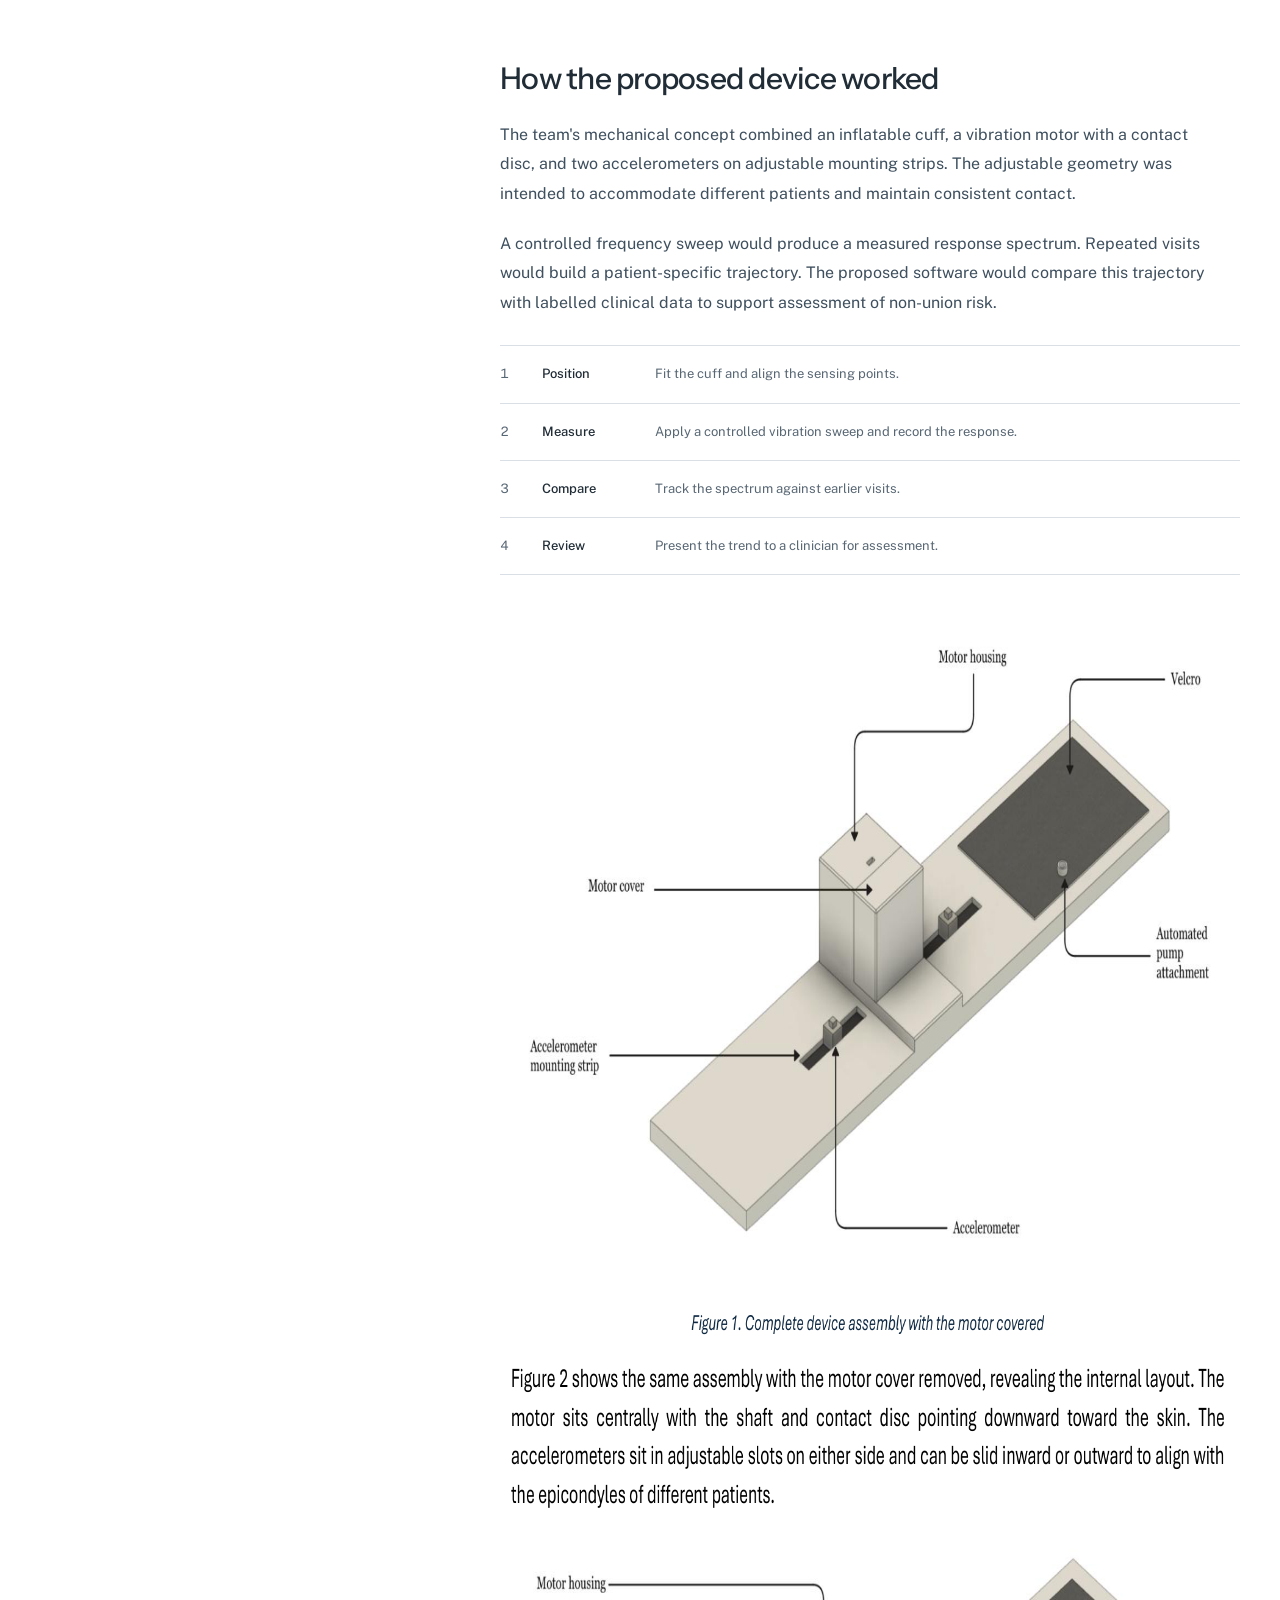
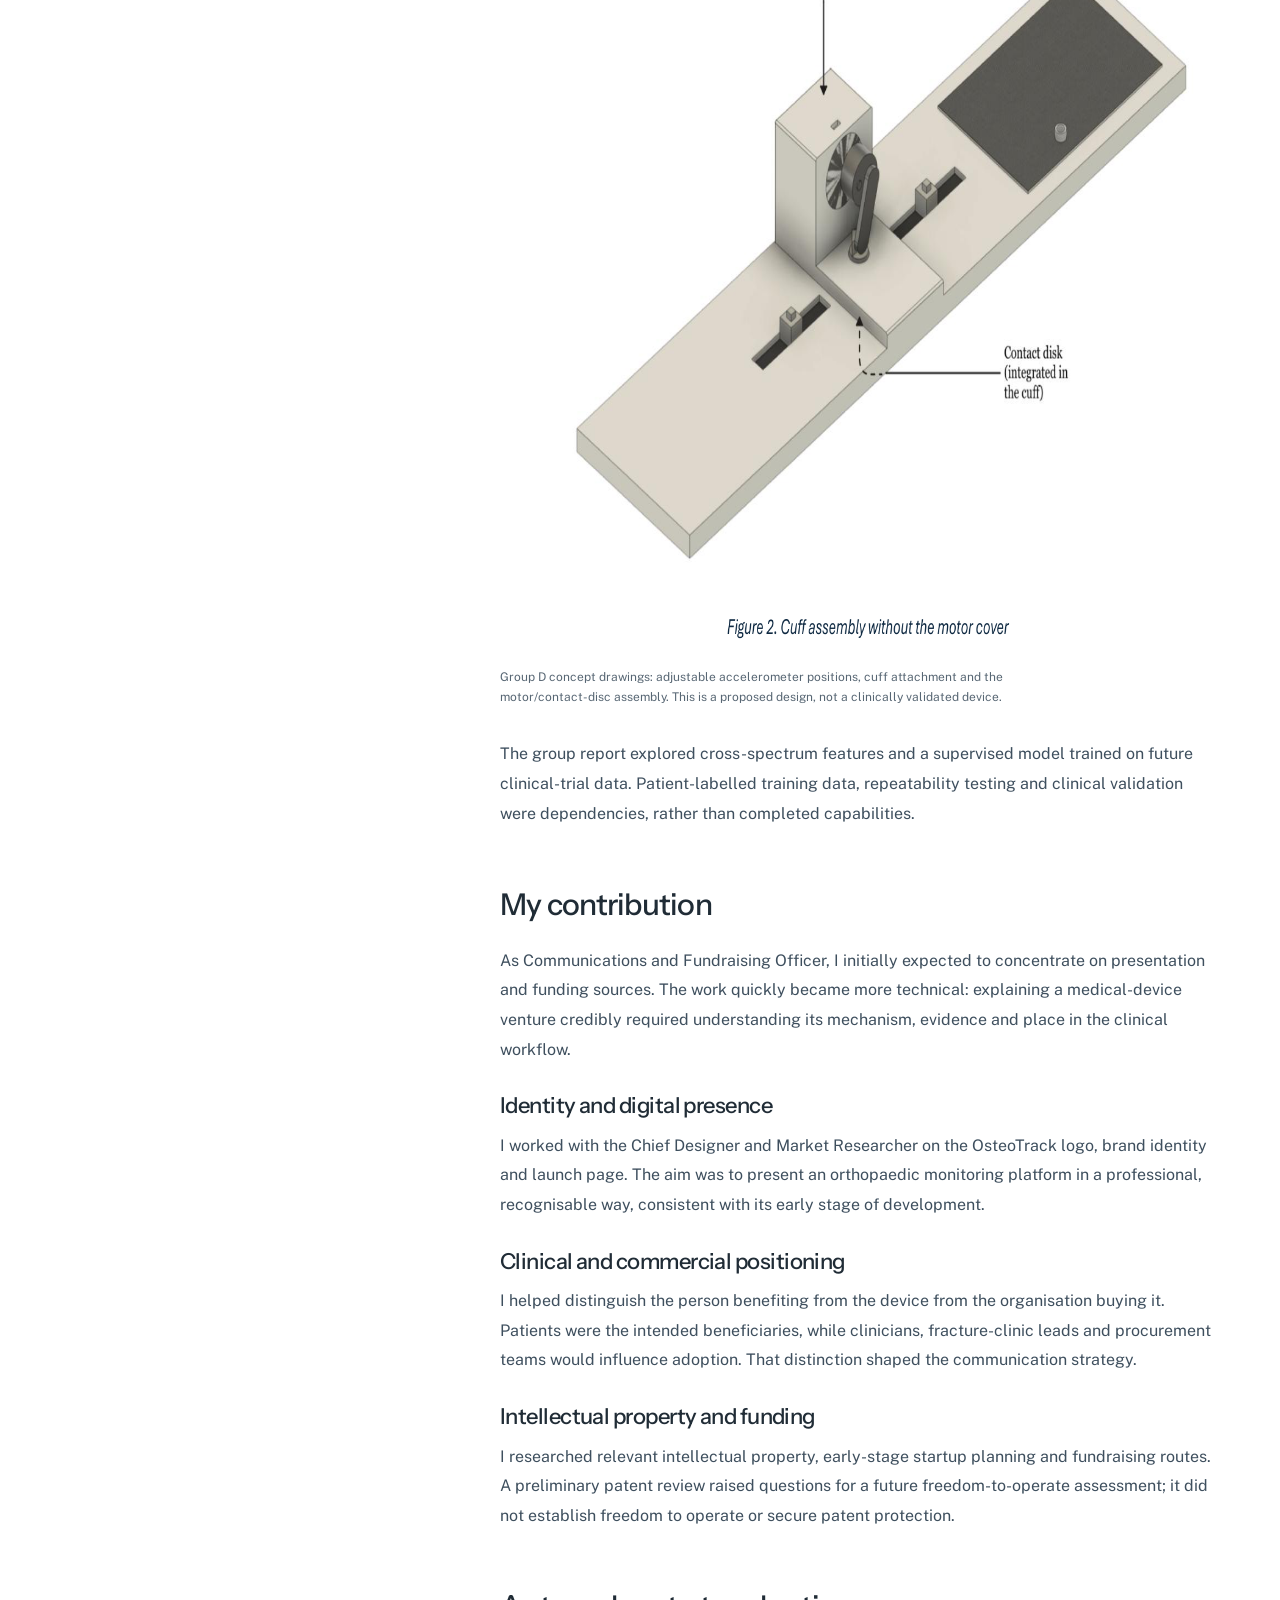
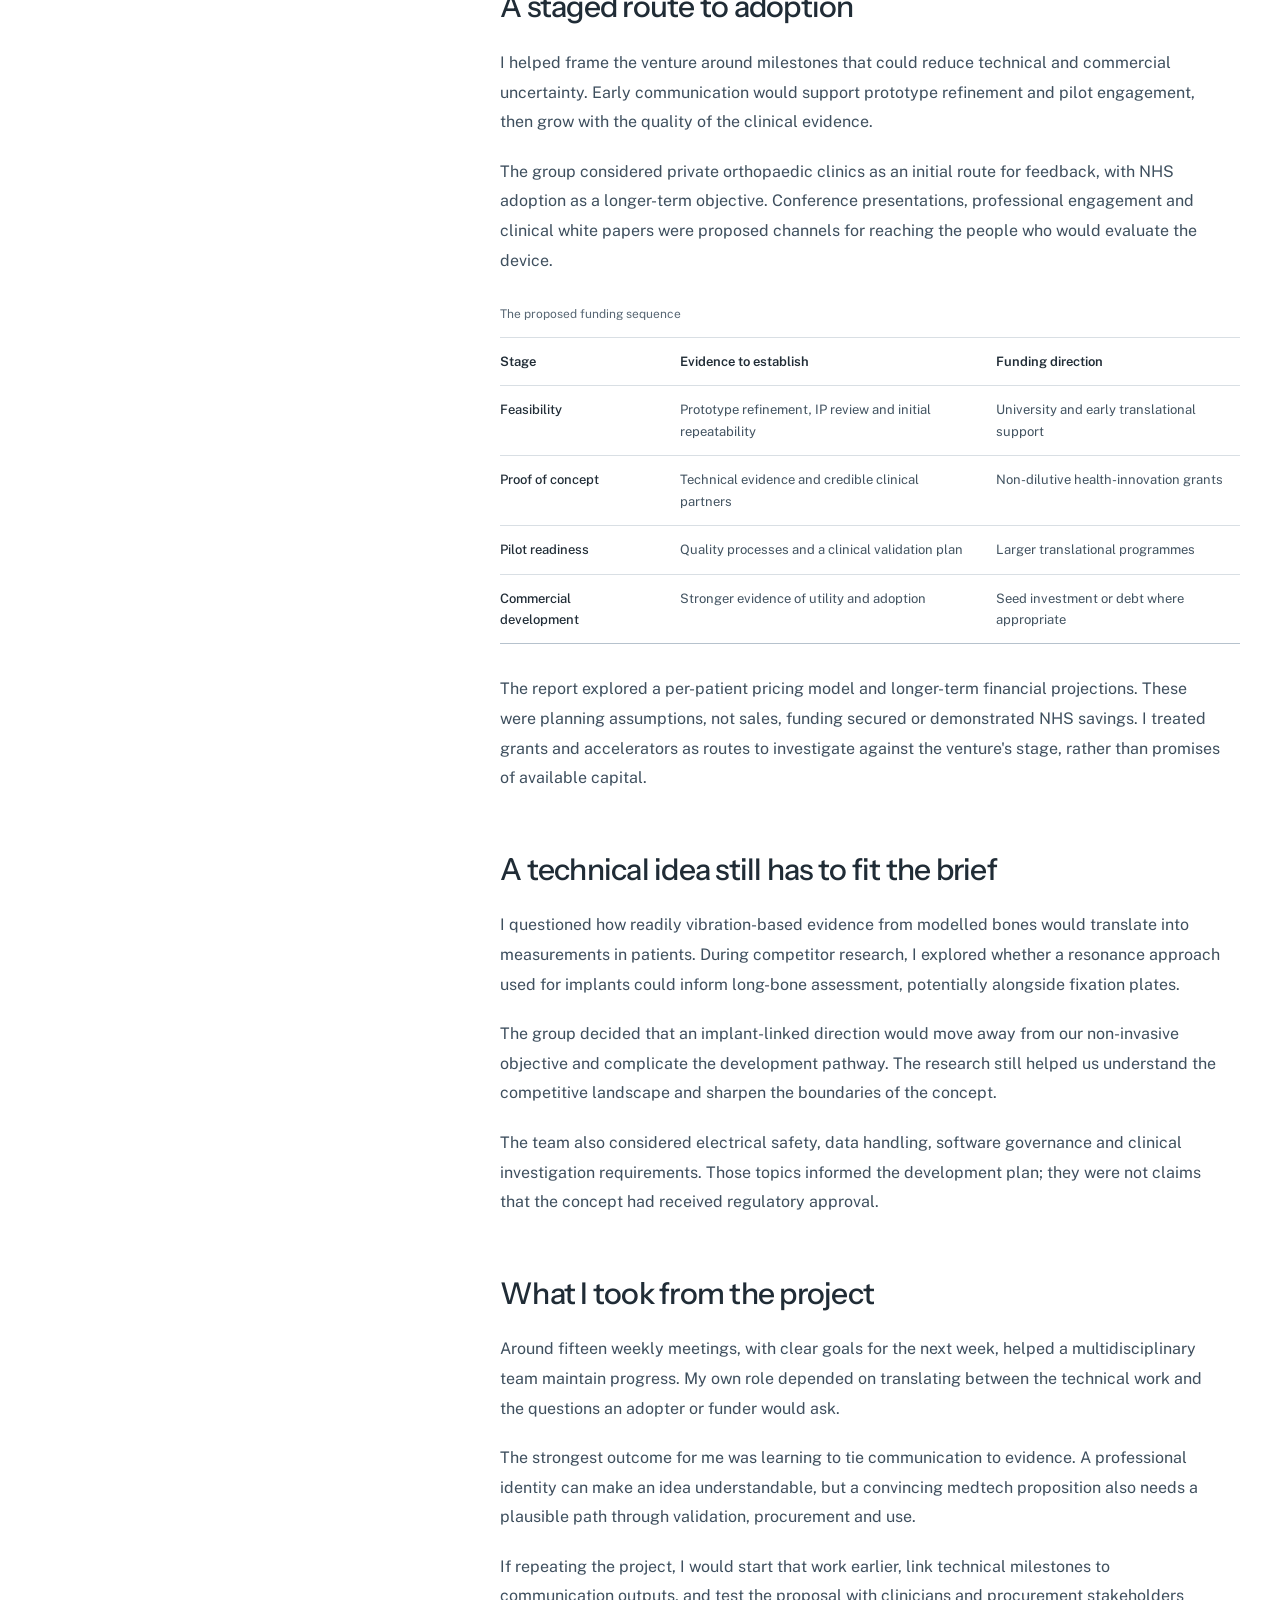
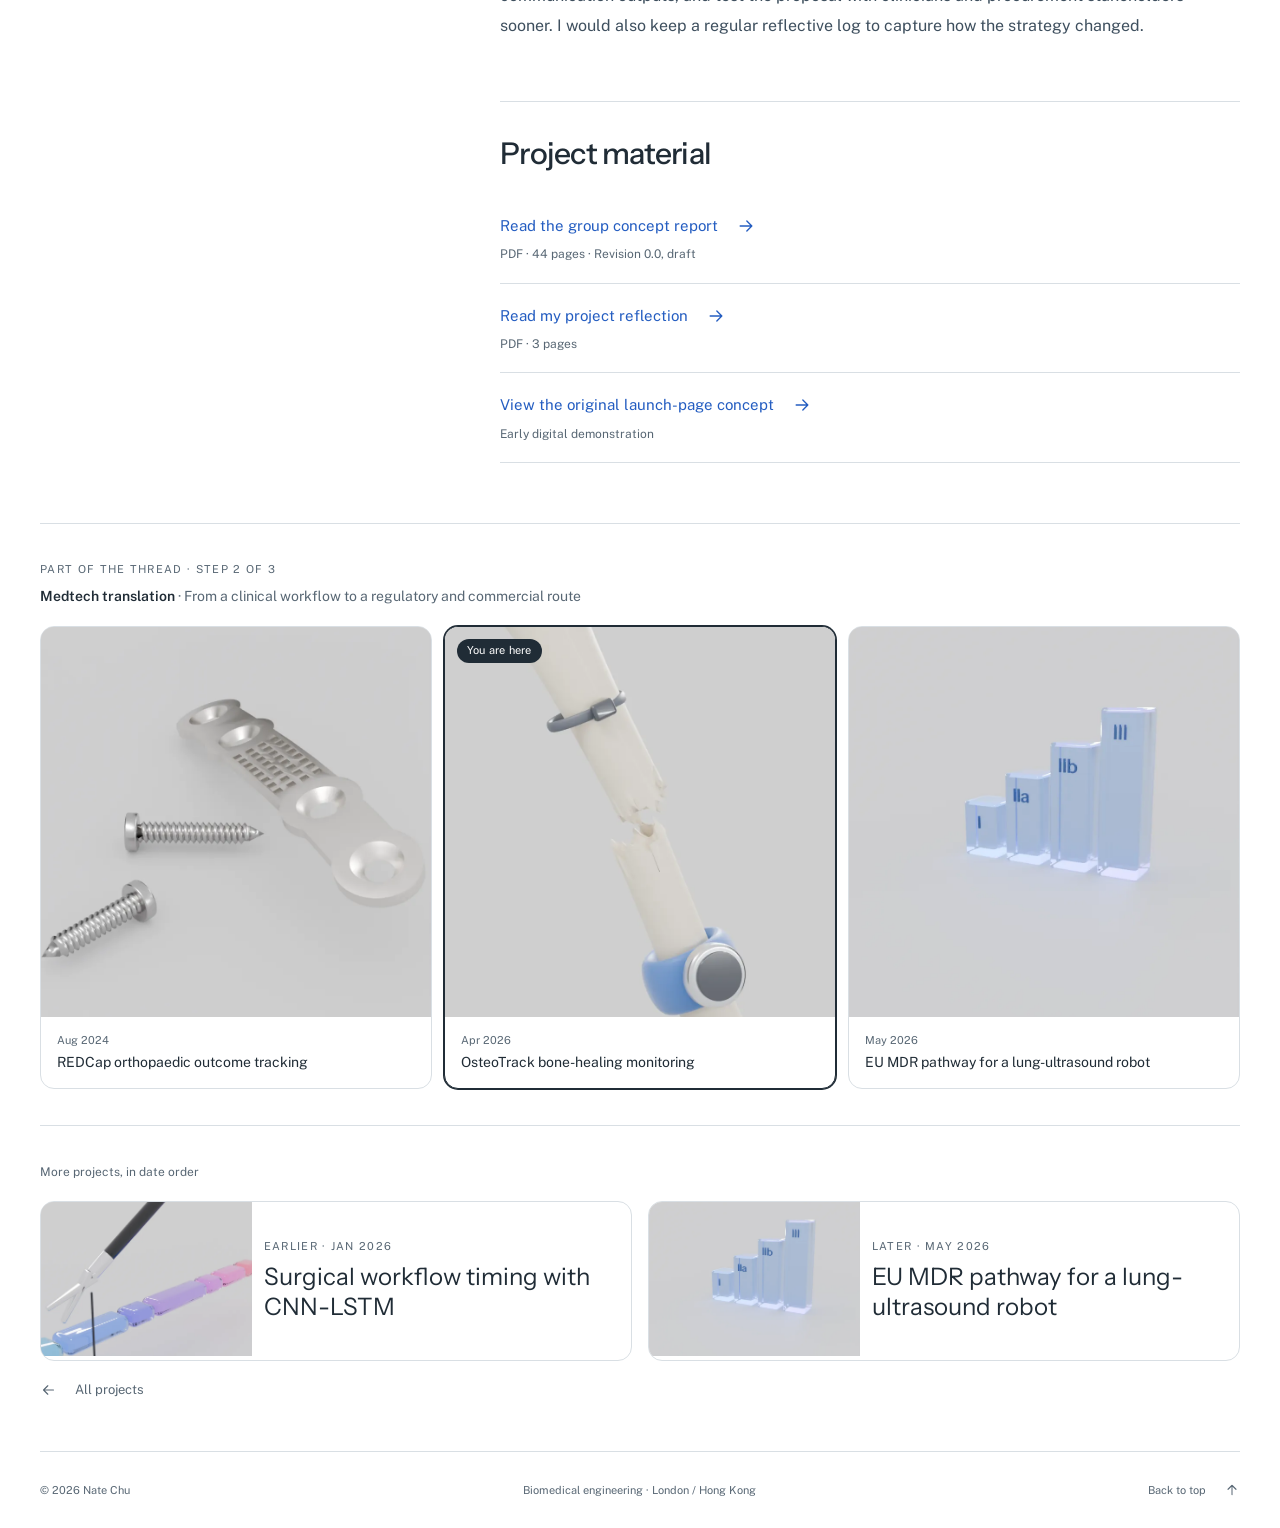
<file: projects/bone-healing-monitoring-device.html>
<!doctype html><html lang="en"><head><meta charset="utf-8"><meta name="viewport" content="width=device-width,initial-scale=1"><title>OsteoTrack bone-healing monitoring | Nate Chu</title><meta name="description" content="A non-invasive fracture-monitoring proposal, connecting vibration sensing with a realistic plan for evidence, adoption and funding."><meta name="theme-color" content="#f7f8fa"><link rel="canonical" href="https://lycoda.github.io/projects/bone-healing-monitoring-device.html"><meta property="og:title" content="OsteoTrack bone-healing monitoring | Nate Chu"><meta property="og:description" content="A non-invasive fracture-monitoring proposal, connecting vibration sensing with a realistic plan for evidence, adoption and funding."><meta property="og:type" content="website"><meta property="og:image" content="https://lycoda.github.io/images/projects/bone-healing.png"><script>if("IntersectionObserver" in window)document.documentElement.classList.add("js")</script><link rel="stylesheet" href="../fonts.css"><link rel="stylesheet" href="../theme.css"><script src="../main.js" defer></script></head>
<body class="case-page" id="top">
<a class="skip-link" href="#main">Skip to content</a><header class="site-header"><div class="header-inner"><a class="brand" href="../index.html#top" aria-label="Nate Chu home"><svg class="brand-mark" viewBox="0 0 40 24" aria-hidden="true"><path d="M1 12h9l4-7 7 15 5-8h13"/></svg><span>Nate Chu<span class="brand-sub">Biomedical engineering</span></span></a><button class="menu-toggle" type="button" aria-expanded="false" aria-controls="site-nav" hidden>Menu</button><nav class="site-nav" id="site-nav" aria-label="Main navigation"><a href="../index.html#about">About</a><a href="../index.html#experience">Experience</a><a href="../index.html#education">Education</a><a href="../index.html#projects">Projects</a><a href="../index.html#contact">Contact</a><a class="nav-cv" href="../Long-Yin-Chu-CV.pdf">CV<span class="visually-hidden"> (PDF)</span></a></nav></div></header>
<main id="main">
<header class="case-header wrap"><a class="back-link" href="../index.html#archive">All projects<svg class="arrow" viewBox="0 0 24 24" aria-hidden="true"><path d="M5 12h14m-6-6 6 6-6 6"/></svg></a><p class="case-kicker">UCL · Group concept · Apr 2026</p><h1>OsteoTrack: a path from device concept to clinical use</h1><p class="case-intro">A non-invasive fracture-monitoring proposal, connecting vibration sensing with a realistic plan for evidence, adoption and funding.</p><div class="case-meta"><div><span>My role</span><strong>Communications &amp; Fundraising Officer</strong></div><div><span>Context</span><strong>UCL · Group D</strong></div><div><span>Project stage</span><strong>Group concept project · 2026</strong></div></div><div class="read-mode" role="group" aria-label="How much to read"><button type="button" data-mode="full" aria-pressed="true">Full story</button><button type="button" data-mode="tldr" aria-pressed="false">TL;DR</button></div></header>
<section class="tldr wrap" id="tldr" aria-labelledby="tldr-title"><h2 id="tldr-title">TL;DR</h2><div class="tldr-qa"><div><p class="tldr-label">The question</p><p class="tldr-q">Who decides whether a hospital adopts a new medical device?</p></div><div><p class="tldr-label">What I found</p><p class="tldr-a">Clinicians and procurement teams. Patients benefit, but the clinicians who use a device and the teams who buy it decide. For OsteoTrack, our fracture-monitoring concept, that meant pitching to clinicians, fracture-clinic leads and procurement.</p></div></div><div class="tldr-body"><div><p class="tldr-label">What I did</p><p>My contribution connected the device&#x27;s technical premise to its identity, clinical positioning and funding pathway. OsteoTrack remained an academic concept, with validation and deployment proposed as future stages.</p><p class="tldr-label">Tools &amp; methods</p><p class="tldr-tools">Clinical literature, competitor research, IP research, commercial planning, launch-page design</p></div><div><p class="tldr-label">The full story, in 6 parts</p><ol class="tldr-parts"><li><a href="#context">The follow-up problem</a></li><li><a href="#concept">How the proposed device worked</a></li><li><a href="#contribution">My contribution</a></li><li><a href="#strategy">A staged route to adoption</a></li><li><a href="#tradeoffs">A technical idea still has to fit the brief</a></li><li><a href="#reflection">What I took from the project</a></li></ol></div></div></section>
<div class="case-lead wrap"><figure class="case-image case-image-cover"><img src="../images/projects/bone-healing.png" alt="OsteoTrack non-invasive bone-healing monitoring concept" width="1024" height="682"></figure><div class="case-summary"><h2>At a glance</h2><p>My contribution connected the device&#x27;s technical premise to its identity, clinical positioning and funding pathway. OsteoTrack remained an academic concept, with validation and deployment proposed as future stages.</p><dl><dt>Tools &amp; methods</dt><dd>Clinical literature, competitor research, IP research, commercial planning, launch-page design</dd></dl></div></div>
<div class="article-layout wrap"><aside class="article-nav"><nav aria-label="On this page"><p>In this project</p><a href="#context">The follow-up problem</a><a href="#concept">How the proposed device worked</a><a href="#contribution">My contribution</a><a href="#strategy">A staged route to adoption</a><a href="#tradeoffs">A technical idea still has to fit the brief</a><a href="#reflection">What I took from the project</a><a href="#sources">Project material</a></nav></aside>
<article class="article-body"><section id="context" class="article-section"><h2>The follow-up problem</h2><p>Our group explored how a non-invasive device might support follow-up after a fracture. The clinical motivation was to observe healing over time and identify patients who might need further assessment, without treating every follow-up as an isolated measurement.</p><p>We compared bone-assessment approaches including DEXA, CT, MRI, ultrasound, implant-based sensing and vibration-based monitoring. The concept we developed used an external vibration source and accelerometers to track changes in the limb&#x27;s mechanical response.</p><p>The intended setting was a community or clinical point of care. A clinician would review longitudinal measurements and decide whether a patient needed fracture-clinic review or imaging. This was a proposal for decision support, with clinical effectiveness still to be established.</p></section><section id="concept" class="article-section"><h2>How the proposed device worked</h2><p>The team&#x27;s mechanical concept combined an inflatable cuff, a vibration motor with a contact disc, and two accelerometers on adjustable mounting strips. The adjustable geometry was intended to accommodate different patients and maintain consistent contact.</p><p>A controlled frequency sweep would produce a measured response spectrum. Repeated visits would build a patient-specific trajectory. The proposed software would compare this trajectory with labelled clinical data to support assessment of non-union risk.</p><ol class="workflow"><li><strong>Position</strong><span>Fit the cuff and align the sensing points.</span></li><li><strong>Measure</strong><span>Apply a controlled vibration sweep and record the response.</span></li><li><strong>Compare</strong><span>Track the spectrum against earlier visits.</span></li><li><strong>Review</strong><span>Present the trend to a clinician for assessment.</span></li></ol><figure class="article-figure"><a href="../images/projects/osteotrack-assembly.png" target="_blank" rel="noreferrer" aria-label="Open figure at full size"><img src="../images/projects/osteotrack-assembly.png" alt="Two annotated CAD views of the proposed cuff assembly, with and without the motor housing" width="1213" height="1648" loading="lazy"></a><figcaption>Group D concept drawings: adjustable accelerometer positions, cuff attachment and the motor/contact-disc assembly. This is a proposed design, not a clinically validated device.</figcaption></figure><p>The group report explored cross-spectrum features and a supervised model trained on future clinical-trial data. Patient-labelled training data, repeatability testing and clinical validation were dependencies, rather than completed capabilities.</p></section><section id="contribution" class="article-section"><h2>My contribution</h2><p>As Communications and Fundraising Officer, I initially expected to concentrate on presentation and funding sources. The work quickly became more technical: explaining a medical-device venture credibly required understanding its mechanism, evidence and place in the clinical workflow.</p><h3>Identity and digital presence</h3><p>I worked with the Chief Designer and Market Researcher on the OsteoTrack logo, brand identity and launch page. The aim was to present an orthopaedic monitoring platform in a professional, recognisable way, consistent with its early stage of development.</p><h3>Clinical and commercial positioning</h3><p>I helped distinguish the person benefiting from the device from the organisation buying it. Patients were the intended beneficiaries, while clinicians, fracture-clinic leads and procurement teams would influence adoption. That distinction shaped the communication strategy.</p><h3>Intellectual property and funding</h3><p>I researched relevant intellectual property, early-stage startup planning and fundraising routes. A preliminary patent review raised questions for a future freedom-to-operate assessment; it did not establish freedom to operate or secure patent protection.</p></section><section id="strategy" class="article-section"><h2>A staged route to adoption</h2><p>I helped frame the venture around milestones that could reduce technical and commercial uncertainty. Early communication would support prototype refinement and pilot engagement, then grow with the quality of the clinical evidence.</p><p>The group considered private orthopaedic clinics as an initial route for feedback, with NHS adoption as a longer-term objective. Conference presentations, professional engagement and clinical white papers were proposed channels for reaching the people who would evaluate the device.</p><div class="table-scroll" tabindex="0" role="region" aria-label="The proposed funding sequence"><table><caption>The proposed funding sequence</caption><thead><tr><th scope="col">Stage</th><th scope="col">Evidence to establish</th><th scope="col">Funding direction</th></tr></thead><tbody><tr><th scope="row">Feasibility</th><td>Prototype refinement, IP review and initial repeatability</td><td>University and early translational support</td></tr><tr><th scope="row">Proof of concept</th><td>Technical evidence and credible clinical partners</td><td>Non-dilutive health-innovation grants</td></tr><tr><th scope="row">Pilot readiness</th><td>Quality processes and a clinical validation plan</td><td>Larger translational programmes</td></tr><tr><th scope="row">Commercial development</th><td>Stronger evidence of utility and adoption</td><td>Seed investment or debt where appropriate</td></tr></tbody></table></div><p>The report explored a per-patient pricing model and longer-term financial projections. These were planning assumptions, not sales, funding secured or demonstrated NHS savings. I treated grants and accelerators as routes to investigate against the venture&#x27;s stage, rather than promises of available capital.</p></section><section id="tradeoffs" class="article-section"><h2>A technical idea still has to fit the brief</h2><p>I questioned how readily vibration-based evidence from modelled bones would translate into measurements in patients. During competitor research, I explored whether a resonance approach used for implants could inform long-bone assessment, potentially alongside fixation plates.</p><p>The group decided that an implant-linked direction would move away from our non-invasive objective and complicate the development pathway. The research still helped us understand the competitive landscape and sharpen the boundaries of the concept.</p><p>The team also considered electrical safety, data handling, software governance and clinical investigation requirements. Those topics informed the development plan; they were not claims that the concept had received regulatory approval.</p></section><section id="reflection" class="article-section"><h2>What I took from the project</h2><p>Around fifteen weekly meetings, with clear goals for the next week, helped a multidisciplinary team maintain progress. My own role depended on translating between the technical work and the questions an adopter or funder would ask.</p><p>The strongest outcome for me was learning to tie communication to evidence. A professional identity can make an idea understandable, but a convincing medtech proposition also needs a plausible path through validation, procurement and use.</p><p>If repeating the project, I would start that work earlier, link technical milestones to communication outputs, and test the proposal with clinicians and procurement stakeholders sooner. I would also keep a regular reflective log to capture how the strategy changed.</p></section>
<section class="article-section resources" id="sources"><h2>Project material</h2><ul><li><a class="text-link" href="../documents/osteotrack-report.pdf">Read the group concept report<svg class="arrow" viewBox="0 0 24 24" aria-hidden="true"><path d="M5 12h14m-6-6 6 6-6 6"/></svg></a><span>PDF · 44 pages · Revision 0.0, draft</span></li><li><a class="text-link" href="../documents/osteotrack-reflection.pdf">Read my project reflection<svg class="arrow" viewBox="0 0 24 24" aria-hidden="true"><path d="M5 12h14m-6-6 6 6-6 6"/></svg></a><span>PDF · 3 pages</span></li><li><a class="text-link" href="https://osteo-track-flow.base44.app" target="_blank" rel="noreferrer">View the original launch-page concept<svg class="arrow" viewBox="0 0 24 24" aria-hidden="true"><path d="M5 12h14m-6-6 6 6-6 6"/></svg></a><span>Early digital demonstration</span></li></ul></section></article></div>
<nav class="thread-nav wrap" aria-label="Medtech translation thread"><p><span>Part of the thread · step 2 of 3</span><strong>Medtech translation</strong> · From a clinical workflow to a regulatory and commercial route</p><ol><li><a class="has-art" href="redcap-feedback-workflow.html"><span class="tab-art" aria-hidden="true"><img src="../images/cards/redcap-feedback-workflow.webp" alt="" loading="lazy" width="640" height="420" style="object-position:58% 50%"><video class="vc-loop" data-src="../videos/cards/redcap-feedback-workflow.mp4" muted loop playsinline preload="none" tabindex="-1" style="object-position:58% 50%"></video></span><span class="tab-text"><span>Aug 2024</span>REDCap orthopaedic outcome tracking</span></a></li><li><a class="has-art" href="bone-healing-monitoring-device.html" aria-current="page"><span class="tab-art" aria-hidden="true"><img src="../images/cards/bone-healing-monitoring-device.webp" alt="" loading="lazy" width="640" height="420" style="object-position:50% 40%"><video class="vc-loop" data-src="../videos/cards/bone-healing-monitoring-device.mp4" muted loop playsinline preload="none" tabindex="-1" style="object-position:50% 40%"></video></span><span class="tab-text"><span>Apr 2026</span>OsteoTrack bone-healing monitoring</span></a></li><li><a class="has-art" href="ce-marking-lung-ultrasound-robot.html"><span class="tab-art" aria-hidden="true"><img src="../images/cards/ce-marking-lung-ultrasound-robot.webp" alt="" loading="lazy" width="640" height="420" style="object-position:50% 40%"><video class="vc-loop" data-src="../videos/cards/ce-marking-lung-ultrasound-robot.mp4" muted loop playsinline preload="none" tabindex="-1" style="object-position:50% 40%"></video></span><span class="tab-text"><span>May 2026</span>EU MDR pathway for a lung-ultrasound robot</span></a></li></ol></nav>
<nav class="next-project wrap" aria-label="Project navigation"><span>More projects, in date order</span><div class="pager"><a class="pager-link has-art" href="surgical-workflow-prediction.html"><span class="tab-art" aria-hidden="true"><img src="../images/cards/surgical-workflow-prediction.webp" alt="" loading="lazy" width="640" height="420" style="object-position:50% 40%"><video class="vc-loop" data-src="../videos/cards/surgical-workflow-prediction.mp4" muted loop playsinline preload="none" tabindex="-1" style="object-position:50% 40%"></video></span><span class="tab-text"><span>Earlier · Jan 2026</span>Surgical workflow timing with CNN-LSTM</span></a><a class="pager-link pager-next has-art" href="ce-marking-lung-ultrasound-robot.html"><span class="tab-art" aria-hidden="true"><img src="../images/cards/ce-marking-lung-ultrasound-robot.webp" alt="" loading="lazy" width="640" height="420" style="object-position:50% 40%"><video class="vc-loop" data-src="../videos/cards/ce-marking-lung-ultrasound-robot.mp4" muted loop playsinline preload="none" tabindex="-1" style="object-position:50% 40%"></video></span><span class="tab-text"><span>Later · May 2026</span>EU MDR pathway for a lung-ultrasound robot</span></a></div><a class="back-link" href="../index.html#archive">All projects<svg class="arrow" viewBox="0 0 24 24" aria-hidden="true"><path d="M5 12h14m-6-6 6 6-6 6"/></svg></a></nav>
</main>
<footer class="site-footer"><p>© 2026 Nate Chu</p><p>Biomedical engineering · London / Hong Kong</p><a class="text-link" href="#top">Back to top<svg class="arrow" viewBox="0 0 24 24" aria-hidden="true"><path d="M5 12h14m-6-6 6 6-6 6"/></svg></a></footer>
</body></html>
</file>
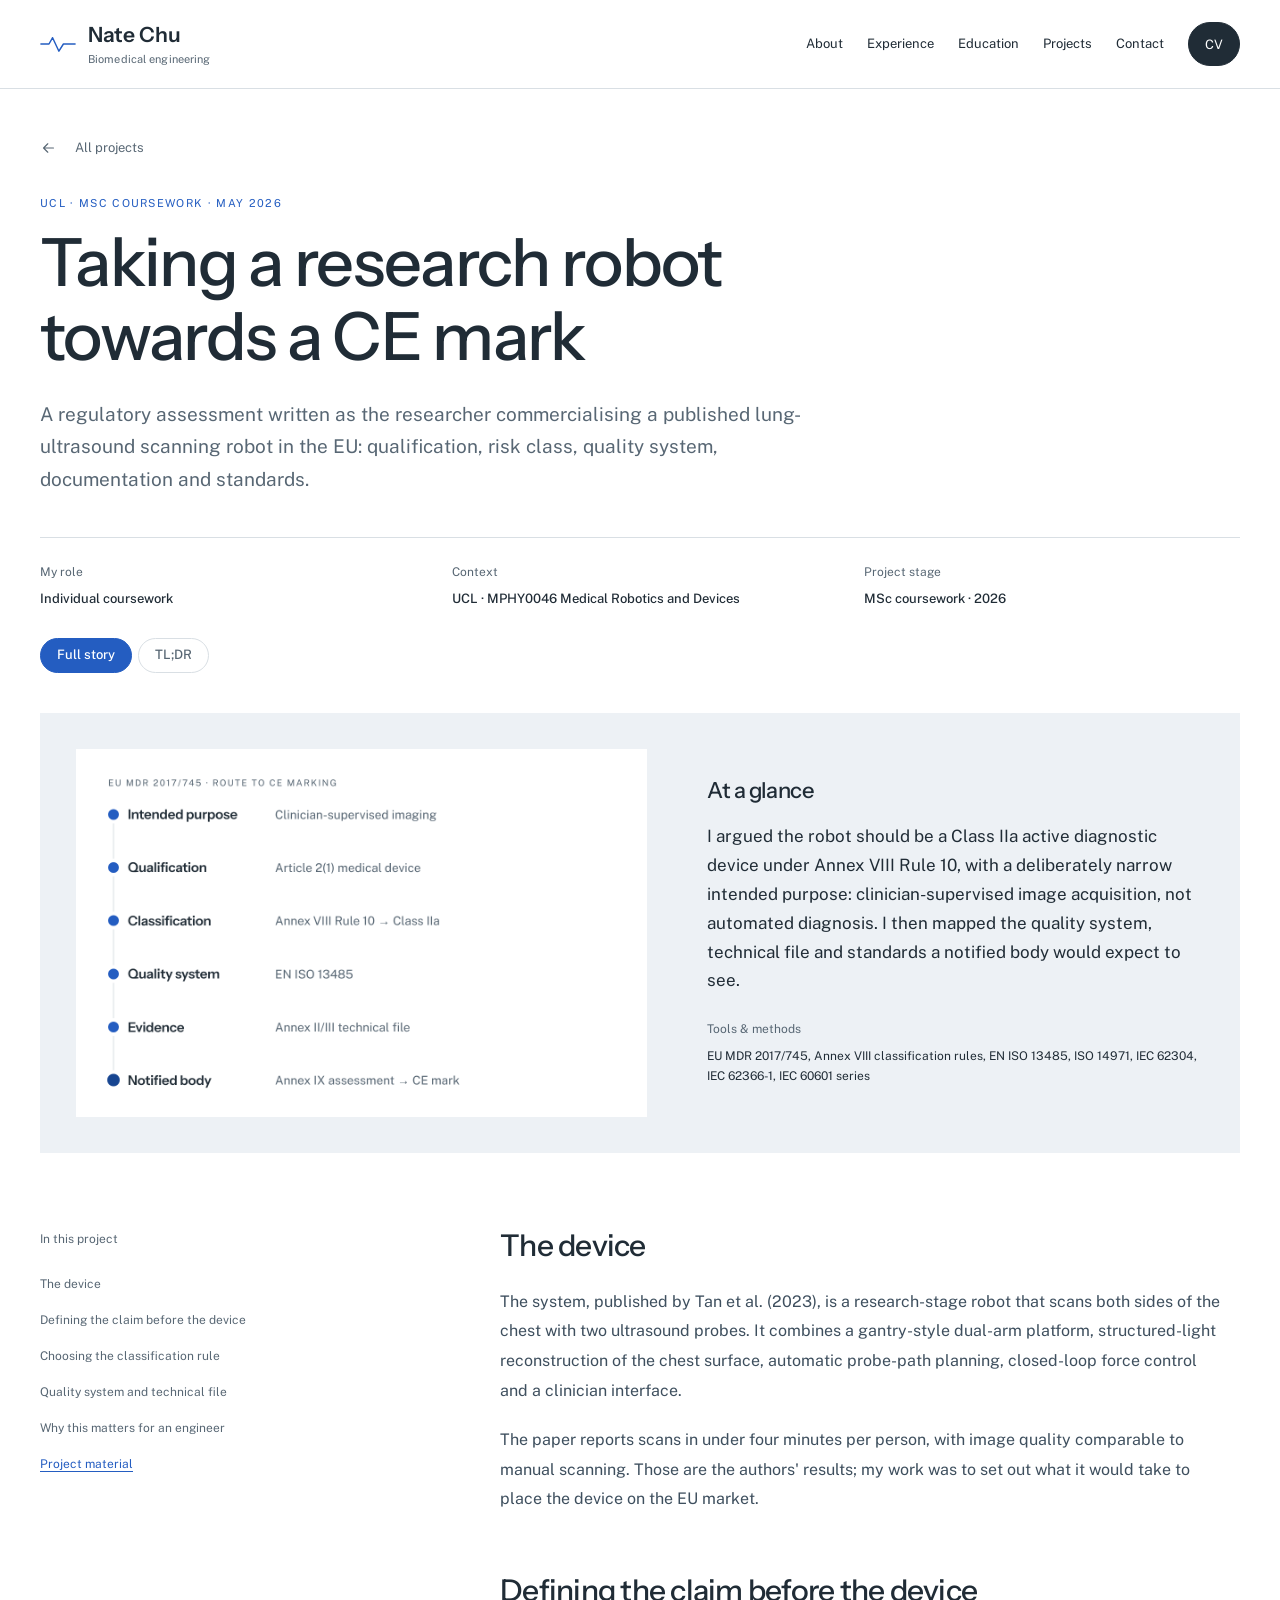
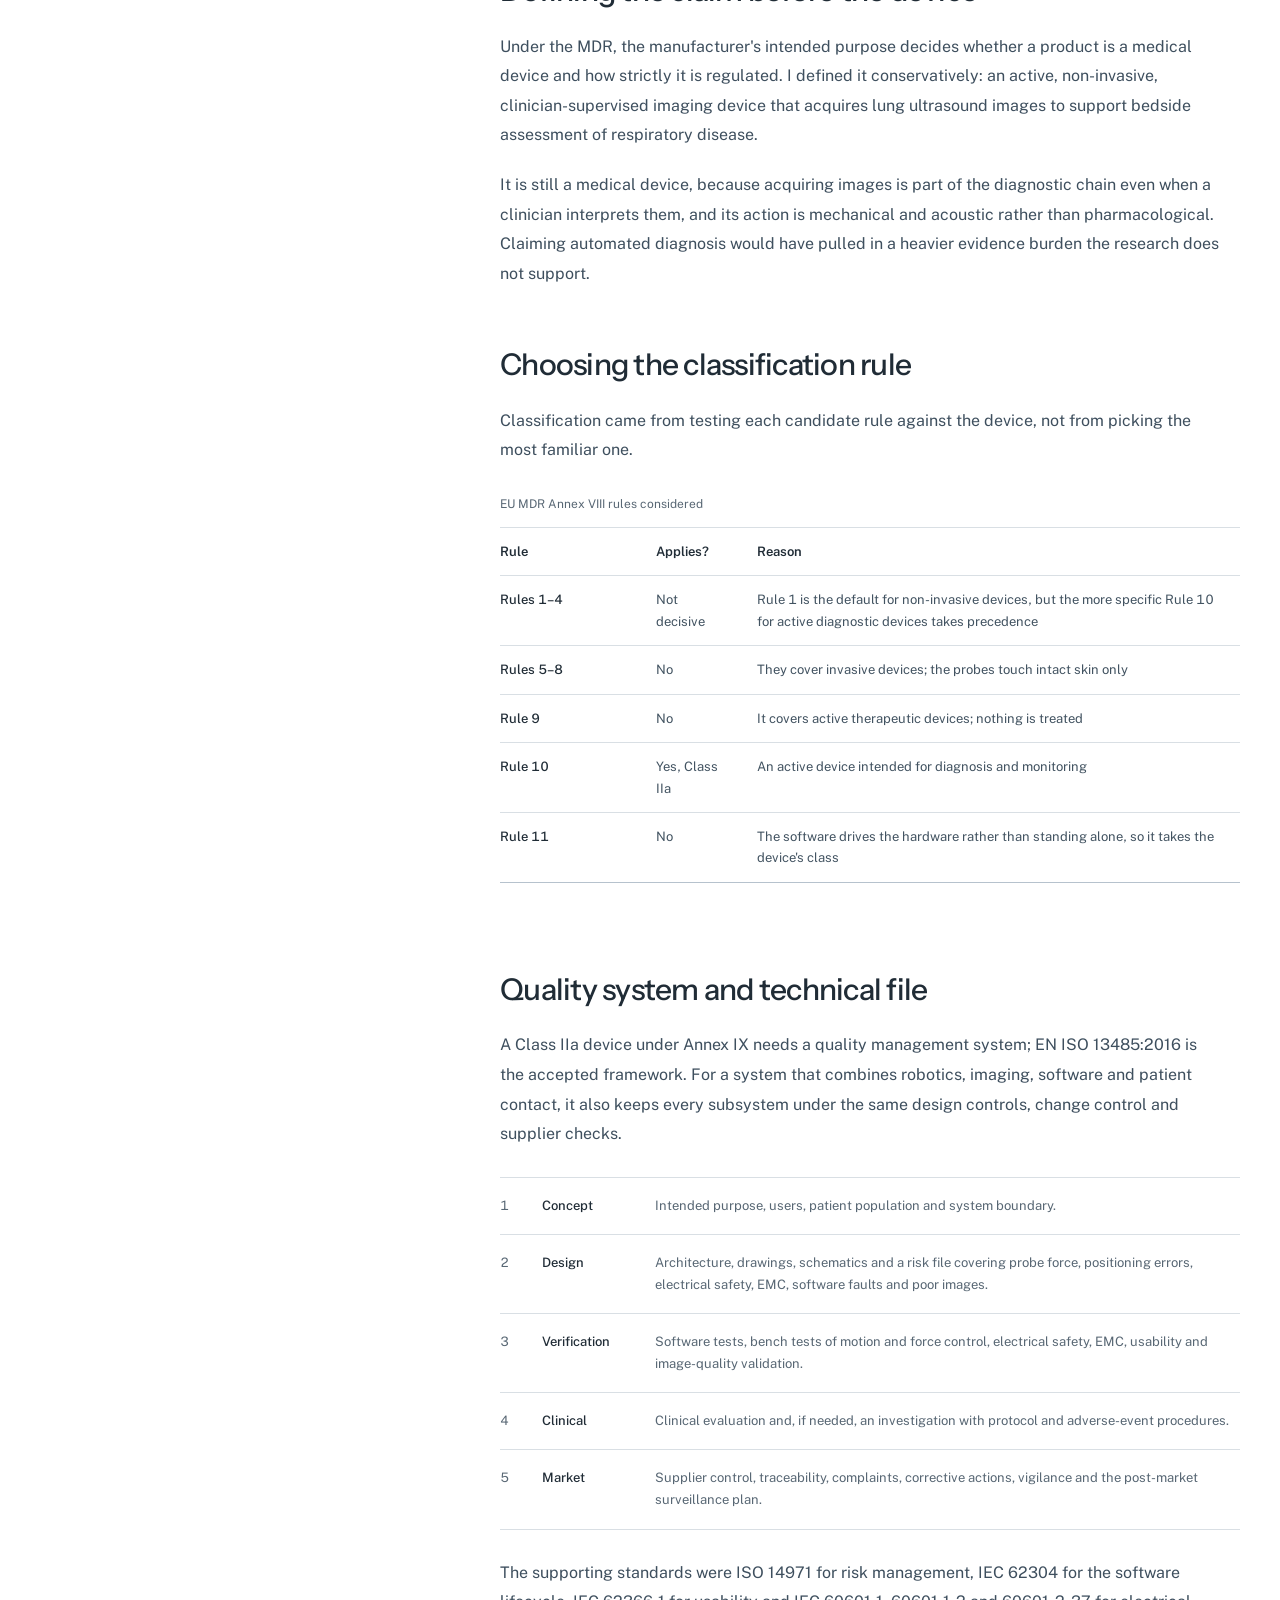
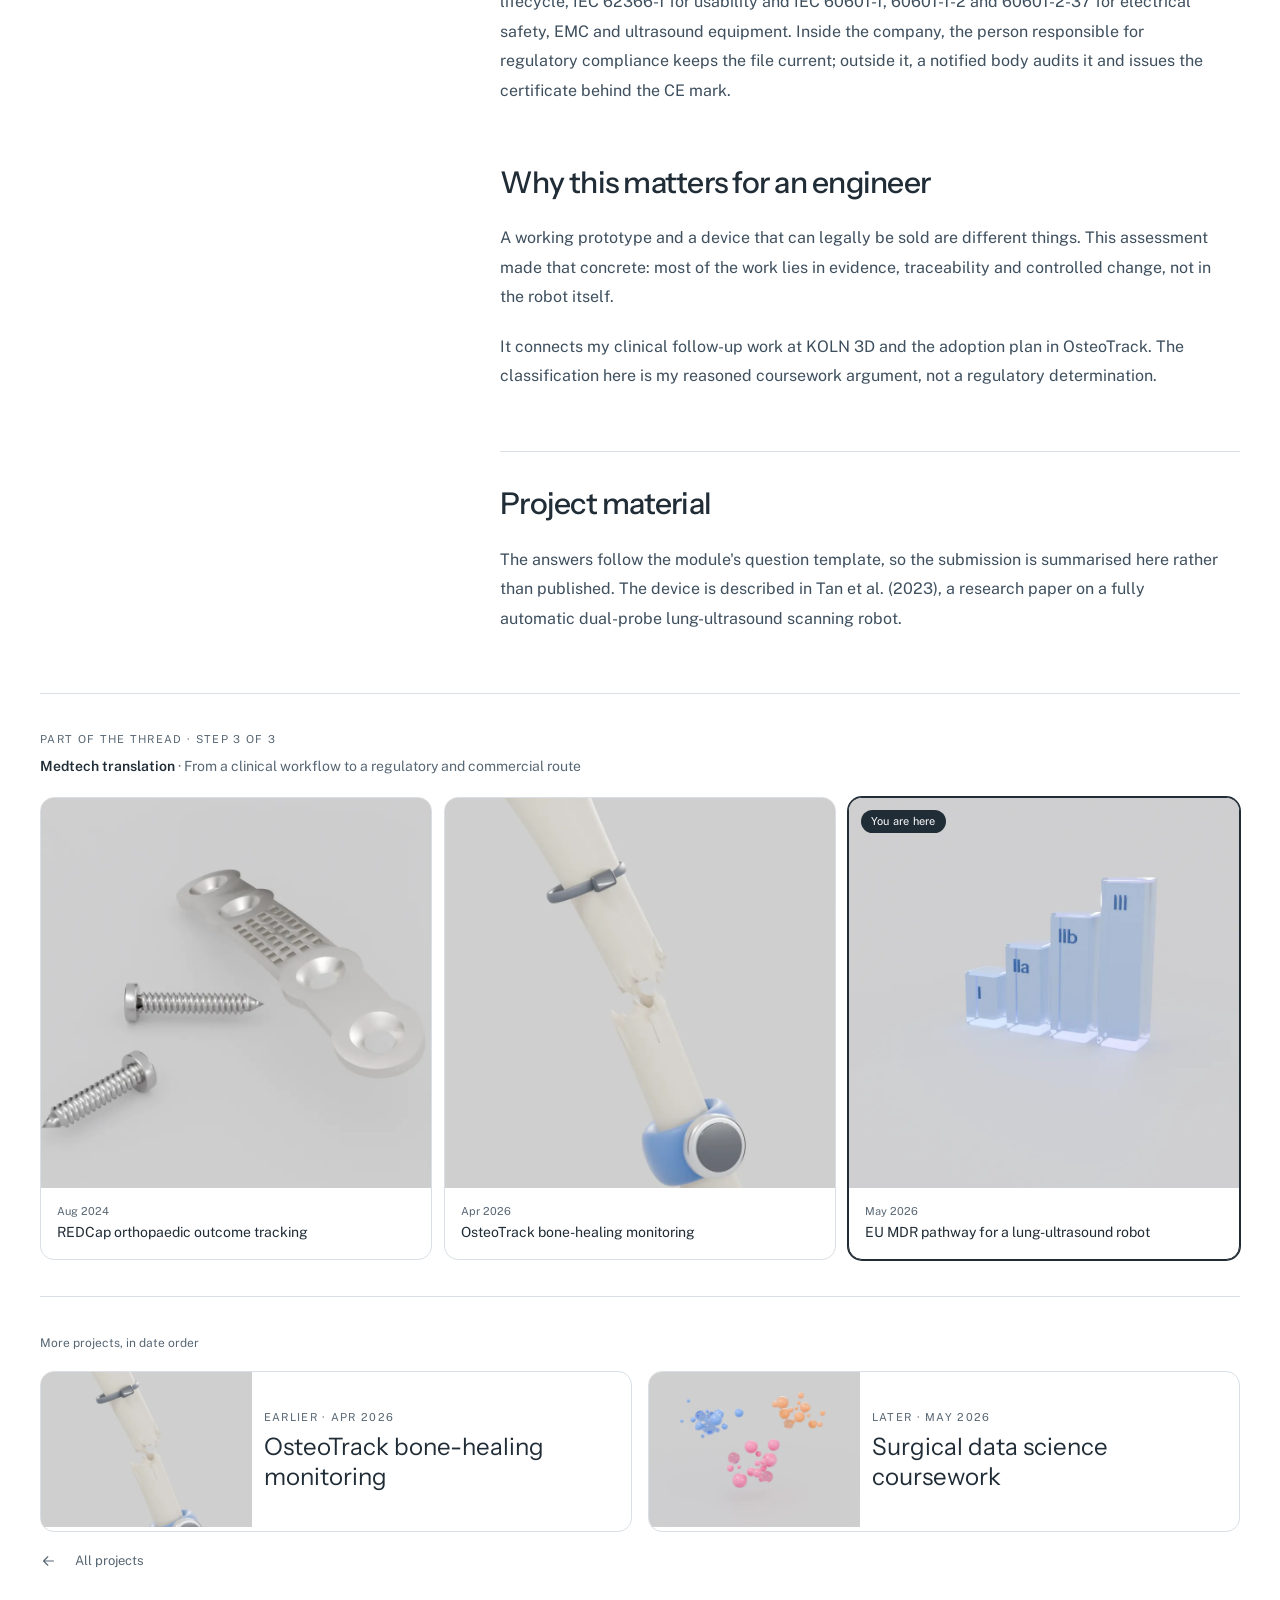
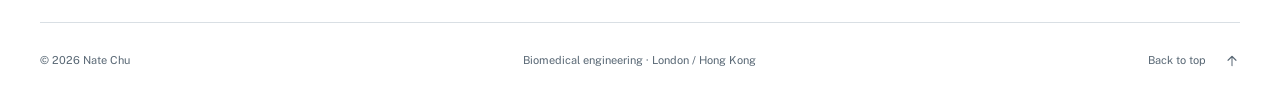
<file: projects/ce-marking-lung-ultrasound-robot.html>
<!doctype html><html lang="en"><head><meta charset="utf-8"><meta name="viewport" content="width=device-width,initial-scale=1"><title>EU MDR pathway for a lung-ultrasound robot | Nate Chu</title><meta name="description" content="A regulatory assessment written as the researcher commercialising a published lung-ultrasound scanning robot in the EU: qualification, risk class, quality system, documentation and standards."><meta name="theme-color" content="#f7f8fa"><link rel="canonical" href="https://lycoda.github.io/projects/ce-marking-lung-ultrasound-robot.html"><meta property="og:title" content="EU MDR pathway for a lung-ultrasound robot | Nate Chu"><meta property="og:description" content="A regulatory assessment written as the researcher commercialising a published lung-ultrasound scanning robot in the EU: qualification, risk class, quality system, documentation and standards."><meta property="og:type" content="website"><meta property="og:image" content="https://lycoda.github.io/images/projects/ce-marking-pathway.png"><script>if("IntersectionObserver" in window)document.documentElement.classList.add("js")</script><link rel="stylesheet" href="../fonts.css"><link rel="stylesheet" href="../theme.css"><script src="../main.js" defer></script></head>
<body class="case-page" id="top">
<a class="skip-link" href="#main">Skip to content</a><header class="site-header"><div class="header-inner"><a class="brand" href="../index.html#top" aria-label="Nate Chu home"><svg class="brand-mark" viewBox="0 0 40 24" aria-hidden="true"><path d="M1 12h9l4-7 7 15 5-8h13"/></svg><span>Nate Chu<span class="brand-sub">Biomedical engineering</span></span></a><button class="menu-toggle" type="button" aria-expanded="false" aria-controls="site-nav" hidden>Menu</button><nav class="site-nav" id="site-nav" aria-label="Main navigation"><a href="../index.html#about">About</a><a href="../index.html#experience">Experience</a><a href="../index.html#education">Education</a><a href="../index.html#projects">Projects</a><a href="../index.html#contact">Contact</a><a class="nav-cv" href="../Long-Yin-Chu-CV.pdf">CV<span class="visually-hidden"> (PDF)</span></a></nav></div></header>
<main id="main">
<header class="case-header wrap"><a class="back-link" href="../index.html#archive">All projects<svg class="arrow" viewBox="0 0 24 24" aria-hidden="true"><path d="M5 12h14m-6-6 6 6-6 6"/></svg></a><p class="case-kicker">UCL · MSc coursework · May 2026</p><h1>Taking a research robot towards a CE mark</h1><p class="case-intro">A regulatory assessment written as the researcher commercialising a published lung-ultrasound scanning robot in the EU: qualification, risk class, quality system, documentation and standards.</p><div class="case-meta"><div><span>My role</span><strong>Individual coursework</strong></div><div><span>Context</span><strong>UCL · MPHY0046 Medical Robotics and Devices</strong></div><div><span>Project stage</span><strong>MSc coursework · 2026</strong></div></div><div class="read-mode" role="group" aria-label="How much to read"><button type="button" data-mode="full" aria-pressed="true">Full story</button><button type="button" data-mode="tldr" aria-pressed="false">TL;DR</button></div></header>
<section class="tldr wrap" id="tldr" aria-labelledby="tldr-title"><h2 id="tldr-title">TL;DR</h2><div class="tldr-qa"><div><p class="tldr-label">The question</p><p class="tldr-q">A medical device that only touches intact skin is called non-invasive. Which EU risk class does it start in?</p></div><div><p class="tldr-label">What I found</p><p class="tldr-a">Class I, the lowest. Under EU rules (MDR Annex VIII, Rule 1), non-invasive devices start there, but a more specific rule can move them up. The lung-ultrasound robot I assessed is non-invasive too, yet as an active device used for diagnosis it becomes Class IIa under Rule 10.</p></div></div><div class="tldr-body"><div><p class="tldr-label">What I did</p><p>I argued the robot should be a Class IIa active diagnostic device under Annex VIII Rule 10, with a deliberately narrow intended purpose: clinician-supervised image acquisition, not automated diagnosis. I then mapped the quality system, technical file and standards a notified body would expect to see.</p><p class="tldr-label">Tools &amp; methods</p><p class="tldr-tools">EU MDR 2017/745, Annex VIII classification rules, EN ISO 13485, ISO 14971, IEC 62304, IEC 62366-1, IEC 60601 series</p></div><div><p class="tldr-label">The full story, in 5 parts</p><ol class="tldr-parts"><li><a href="#device">The device</a></li><li><a href="#purpose">Defining the claim before the device</a></li><li><a href="#classification">Choosing the classification rule</a></li><li><a href="#evidence">Quality system and technical file</a></li><li><a href="#reflection">Why this matters for an engineer</a></li></ol></div></div></section>
<div class="case-lead wrap"><figure class="case-image case-image-cover"><img src="../images/projects/ce-marking-pathway.png" alt="Diagram of the regulatory route from intended purpose through classification and quality system to notified-body assessment" width="1280" height="826"></figure><div class="case-summary"><h2>At a glance</h2><p>I argued the robot should be a Class IIa active diagnostic device under Annex VIII Rule 10, with a deliberately narrow intended purpose: clinician-supervised image acquisition, not automated diagnosis. I then mapped the quality system, technical file and standards a notified body would expect to see.</p><dl><dt>Tools &amp; methods</dt><dd>EU MDR 2017/745, Annex VIII classification rules, EN ISO 13485, ISO 14971, IEC 62304, IEC 62366-1, IEC 60601 series</dd></dl></div></div>
<div class="article-layout wrap"><aside class="article-nav"><nav aria-label="On this page"><p>In this project</p><a href="#device">The device</a><a href="#purpose">Defining the claim before the device</a><a href="#classification">Choosing the classification rule</a><a href="#evidence">Quality system and technical file</a><a href="#reflection">Why this matters for an engineer</a><a href="#sources">Project material</a></nav></aside>
<article class="article-body"><section id="device" class="article-section"><h2>The device</h2><p>The system, published by Tan et al. (2023), is a research-stage robot that scans both sides of the chest with two ultrasound probes. It combines a gantry-style dual-arm platform, structured-light reconstruction of the chest surface, automatic probe-path planning, closed-loop force control and a clinician interface.</p><p>The paper reports scans in under four minutes per person, with image quality comparable to manual scanning. Those are the authors&#x27; results; my work was to set out what it would take to place the device on the EU market.</p></section><section id="purpose" class="article-section"><h2>Defining the claim before the device</h2><p>Under the MDR, the manufacturer&#x27;s intended purpose decides whether a product is a medical device and how strictly it is regulated. I defined it conservatively: an active, non-invasive, clinician-supervised imaging device that acquires lung ultrasound images to support bedside assessment of respiratory disease.</p><p>It is still a medical device, because acquiring images is part of the diagnostic chain even when a clinician interprets them, and its action is mechanical and acoustic rather than pharmacological. Claiming automated diagnosis would have pulled in a heavier evidence burden the research does not support.</p></section><section id="classification" class="article-section"><h2>Choosing the classification rule</h2><p>Classification came from testing each candidate rule against the device, not from picking the most familiar one.</p><div class="table-scroll" tabindex="0" role="region" aria-label="EU MDR Annex VIII rules considered"><table><caption>EU MDR Annex VIII rules considered</caption><thead><tr><th scope="col">Rule</th><th scope="col">Applies?</th><th scope="col">Reason</th></tr></thead><tbody><tr><th scope="row">Rules 1–4</th><td>Not decisive</td><td>Rule 1 is the default for non-invasive devices, but the more specific Rule 10 for active diagnostic devices takes precedence</td></tr><tr><th scope="row">Rules 5–8</th><td>No</td><td>They cover invasive devices; the probes touch intact skin only</td></tr><tr><th scope="row">Rule 9</th><td>No</td><td>It covers active therapeutic devices; nothing is treated</td></tr><tr><th scope="row">Rule 10</th><td>Yes, Class IIa</td><td>An active device intended for diagnosis and monitoring</td></tr><tr><th scope="row">Rule 11</th><td>No</td><td>The software drives the hardware rather than standing alone, so it takes the device&#x27;s class</td></tr></tbody></table></div></section><section id="evidence" class="article-section"><h2>Quality system and technical file</h2><p>A Class IIa device under Annex IX needs a quality management system; EN ISO 13485:2016 is the accepted framework. For a system that combines robotics, imaging, software and patient contact, it also keeps every subsystem under the same design controls, change control and supplier checks.</p><ol class="workflow"><li><strong>Concept</strong><span>Intended purpose, users, patient population and system boundary.</span></li><li><strong>Design</strong><span>Architecture, drawings, schematics and a risk file covering probe force, positioning errors, electrical safety, EMC, software faults and poor images.</span></li><li><strong>Verification</strong><span>Software tests, bench tests of motion and force control, electrical safety, EMC, usability and image-quality validation.</span></li><li><strong>Clinical</strong><span>Clinical evaluation and, if needed, an investigation with protocol and adverse-event procedures.</span></li><li><strong>Market</strong><span>Supplier control, traceability, complaints, corrective actions, vigilance and the post-market surveillance plan.</span></li></ol><p>The supporting standards were ISO 14971 for risk management, IEC 62304 for the software lifecycle, IEC 62366-1 for usability and IEC 60601-1, 60601-1-2 and 60601-2-37 for electrical safety, EMC and ultrasound equipment. Inside the company, the person responsible for regulatory compliance keeps the file current; outside it, a notified body audits it and issues the certificate behind the CE mark.</p></section><section id="reflection" class="article-section"><h2>Why this matters for an engineer</h2><p>A working prototype and a device that can legally be sold are different things. This assessment made that concrete: most of the work lies in evidence, traceability and controlled change, not in the robot itself.</p><p>It connects my clinical follow-up work at KOLN 3D and the adoption plan in OsteoTrack. The classification here is my reasoned coursework argument, not a regulatory determination.</p></section>
<section class="article-section resources" id="sources"><h2>Project material</h2><p>The answers follow the module&#x27;s question template, so the submission is summarised here rather than published. The device is described in Tan et al. (2023), a research paper on a fully automatic dual-probe lung-ultrasound scanning robot.</p></section></article></div>
<nav class="thread-nav wrap" aria-label="Medtech translation thread"><p><span>Part of the thread · step 3 of 3</span><strong>Medtech translation</strong> · From a clinical workflow to a regulatory and commercial route</p><ol><li><a class="has-art" href="redcap-feedback-workflow.html"><span class="tab-art" aria-hidden="true"><img src="../images/cards/redcap-feedback-workflow.webp" alt="" loading="lazy" width="640" height="420" style="object-position:58% 50%"><video class="vc-loop" data-src="../videos/cards/redcap-feedback-workflow.mp4" muted loop playsinline preload="none" tabindex="-1" style="object-position:58% 50%"></video></span><span class="tab-text"><span>Aug 2024</span>REDCap orthopaedic outcome tracking</span></a></li><li><a class="has-art" href="bone-healing-monitoring-device.html"><span class="tab-art" aria-hidden="true"><img src="../images/cards/bone-healing-monitoring-device.webp" alt="" loading="lazy" width="640" height="420" style="object-position:50% 40%"><video class="vc-loop" data-src="../videos/cards/bone-healing-monitoring-device.mp4" muted loop playsinline preload="none" tabindex="-1" style="object-position:50% 40%"></video></span><span class="tab-text"><span>Apr 2026</span>OsteoTrack bone-healing monitoring</span></a></li><li><a class="has-art" href="ce-marking-lung-ultrasound-robot.html" aria-current="page"><span class="tab-art" aria-hidden="true"><img src="../images/cards/ce-marking-lung-ultrasound-robot.webp" alt="" loading="lazy" width="640" height="420" style="object-position:50% 40%"><video class="vc-loop" data-src="../videos/cards/ce-marking-lung-ultrasound-robot.mp4" muted loop playsinline preload="none" tabindex="-1" style="object-position:50% 40%"></video></span><span class="tab-text"><span>May 2026</span>EU MDR pathway for a lung-ultrasound robot</span></a></li></ol></nav>
<nav class="next-project wrap" aria-label="Project navigation"><span>More projects, in date order</span><div class="pager"><a class="pager-link has-art" href="bone-healing-monitoring-device.html"><span class="tab-art" aria-hidden="true"><img src="../images/cards/bone-healing-monitoring-device.webp" alt="" loading="lazy" width="640" height="420" style="object-position:50% 40%"><video class="vc-loop" data-src="../videos/cards/bone-healing-monitoring-device.mp4" muted loop playsinline preload="none" tabindex="-1" style="object-position:50% 40%"></video></span><span class="tab-text"><span>Earlier · Apr 2026</span>OsteoTrack bone-healing monitoring</span></a><a class="pager-link pager-next has-art" href="surgical-data-science.html"><span class="tab-art" aria-hidden="true"><img src="../images/cards/surgical-data-science.webp" alt="" loading="lazy" width="640" height="420" style="object-position:50% 40%"><video class="vc-loop" data-src="../videos/cards/surgical-data-science.mp4" muted loop playsinline preload="none" tabindex="-1" style="object-position:50% 40%"></video></span><span class="tab-text"><span>Later · May 2026</span>Surgical data science coursework</span></a></div><a class="back-link" href="../index.html#archive">All projects<svg class="arrow" viewBox="0 0 24 24" aria-hidden="true"><path d="M5 12h14m-6-6 6 6-6 6"/></svg></a></nav>
</main>
<footer class="site-footer"><p>© 2026 Nate Chu</p><p>Biomedical engineering · London / Hong Kong</p><a class="text-link" href="#top">Back to top<svg class="arrow" viewBox="0 0 24 24" aria-hidden="true"><path d="M5 12h14m-6-6 6 6-6 6"/></svg></a></footer>
</body></html>
</file>
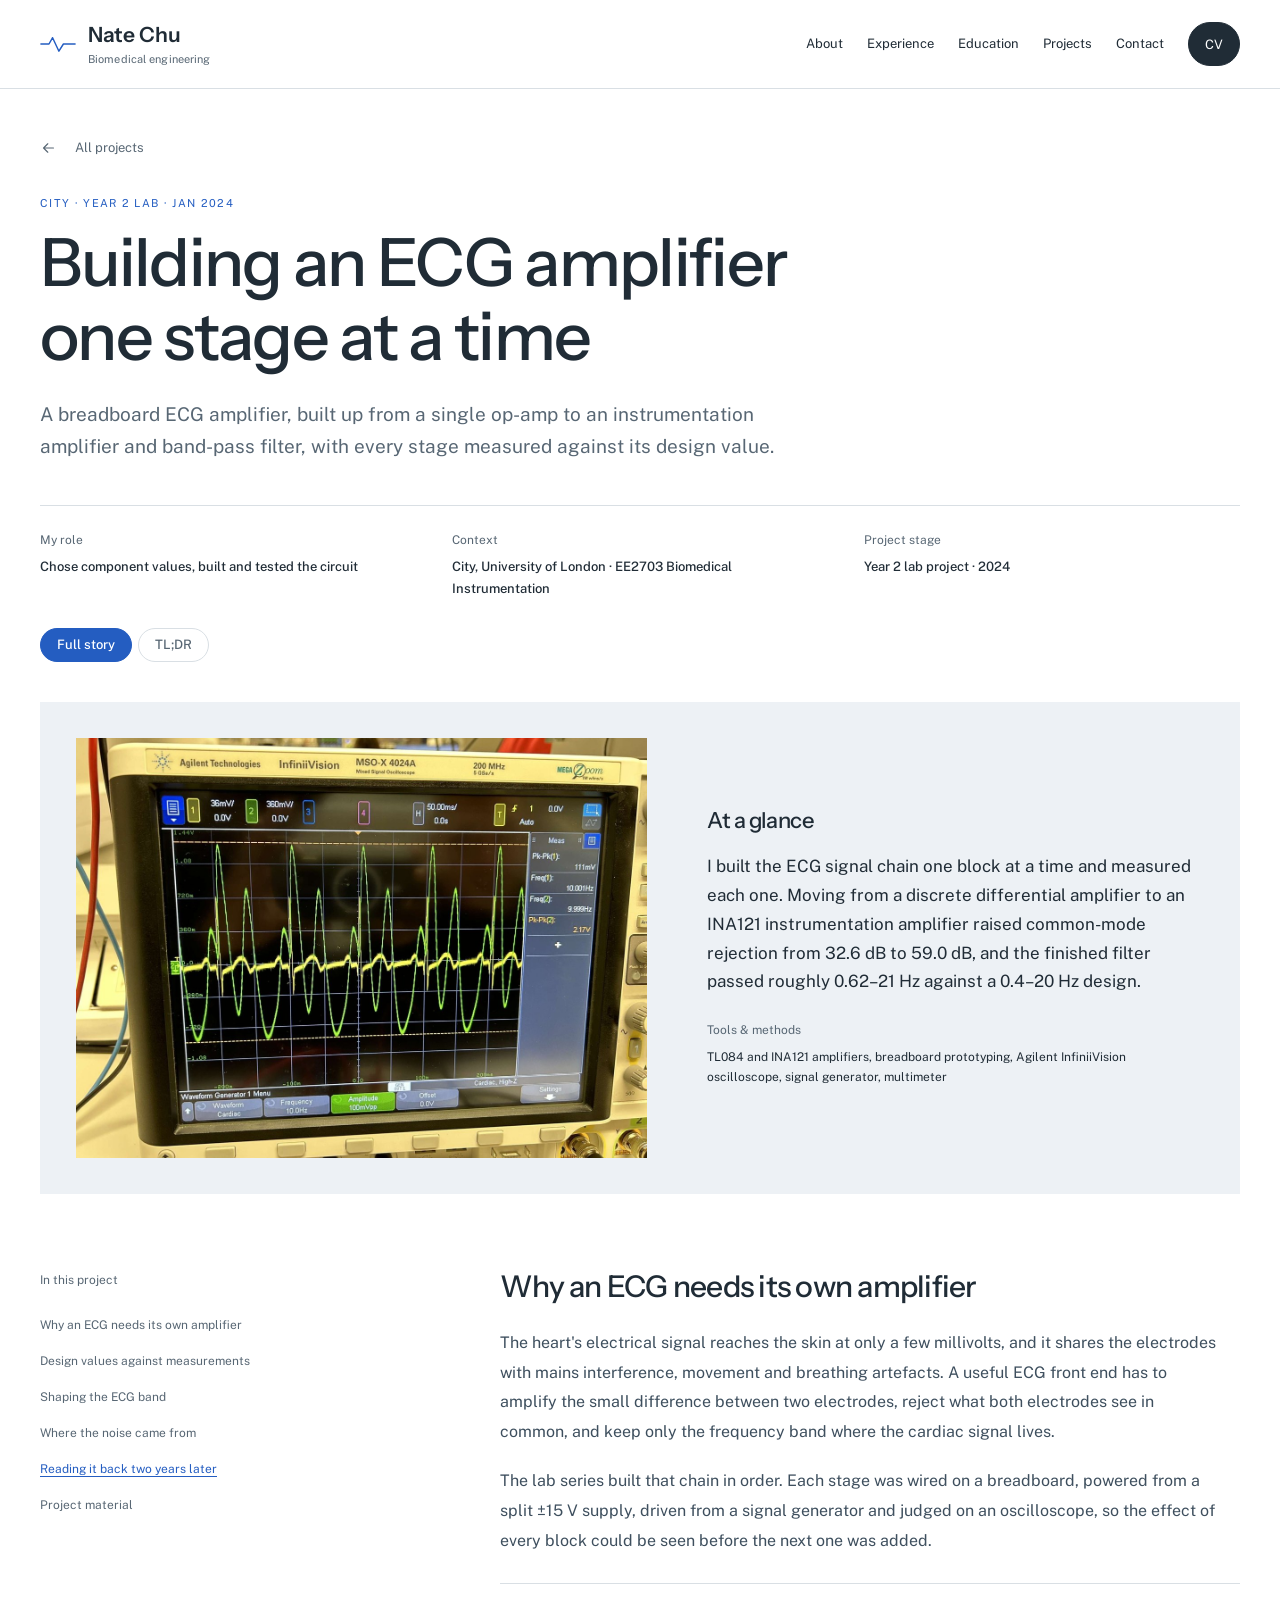
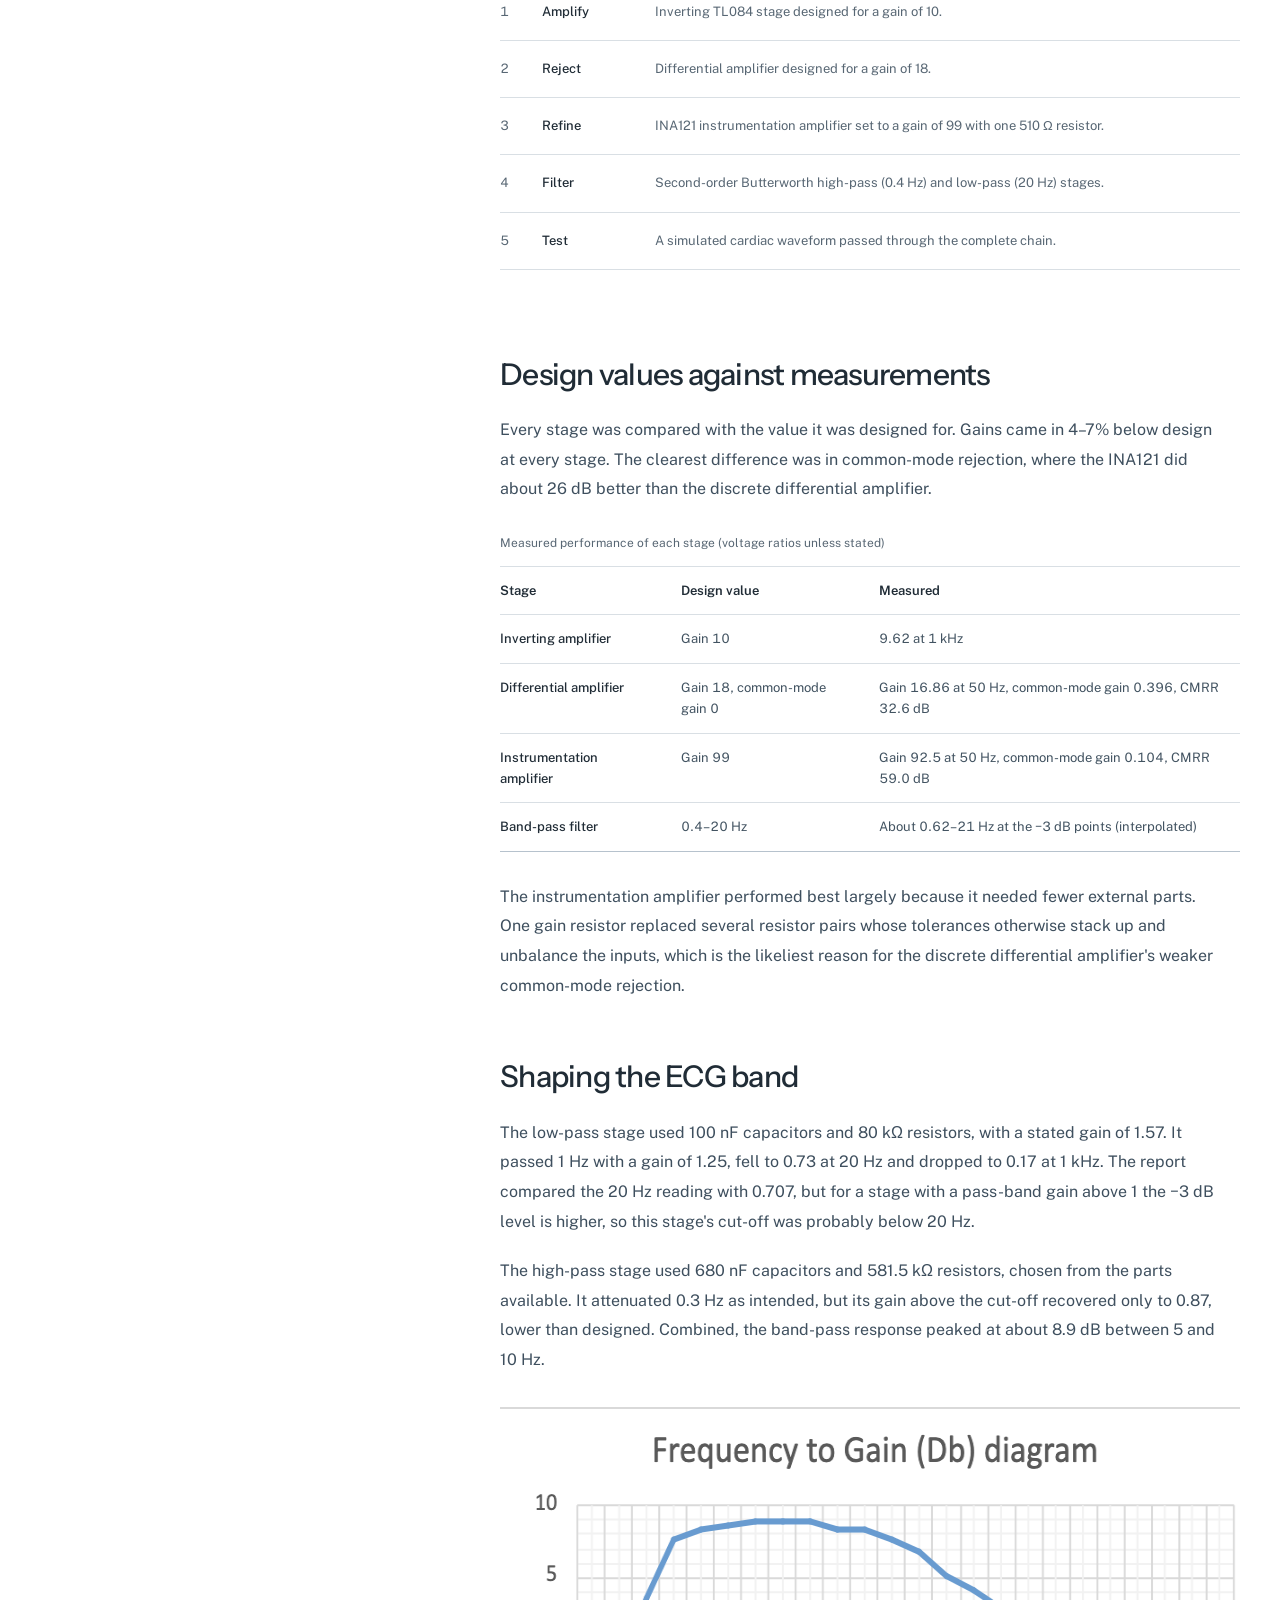
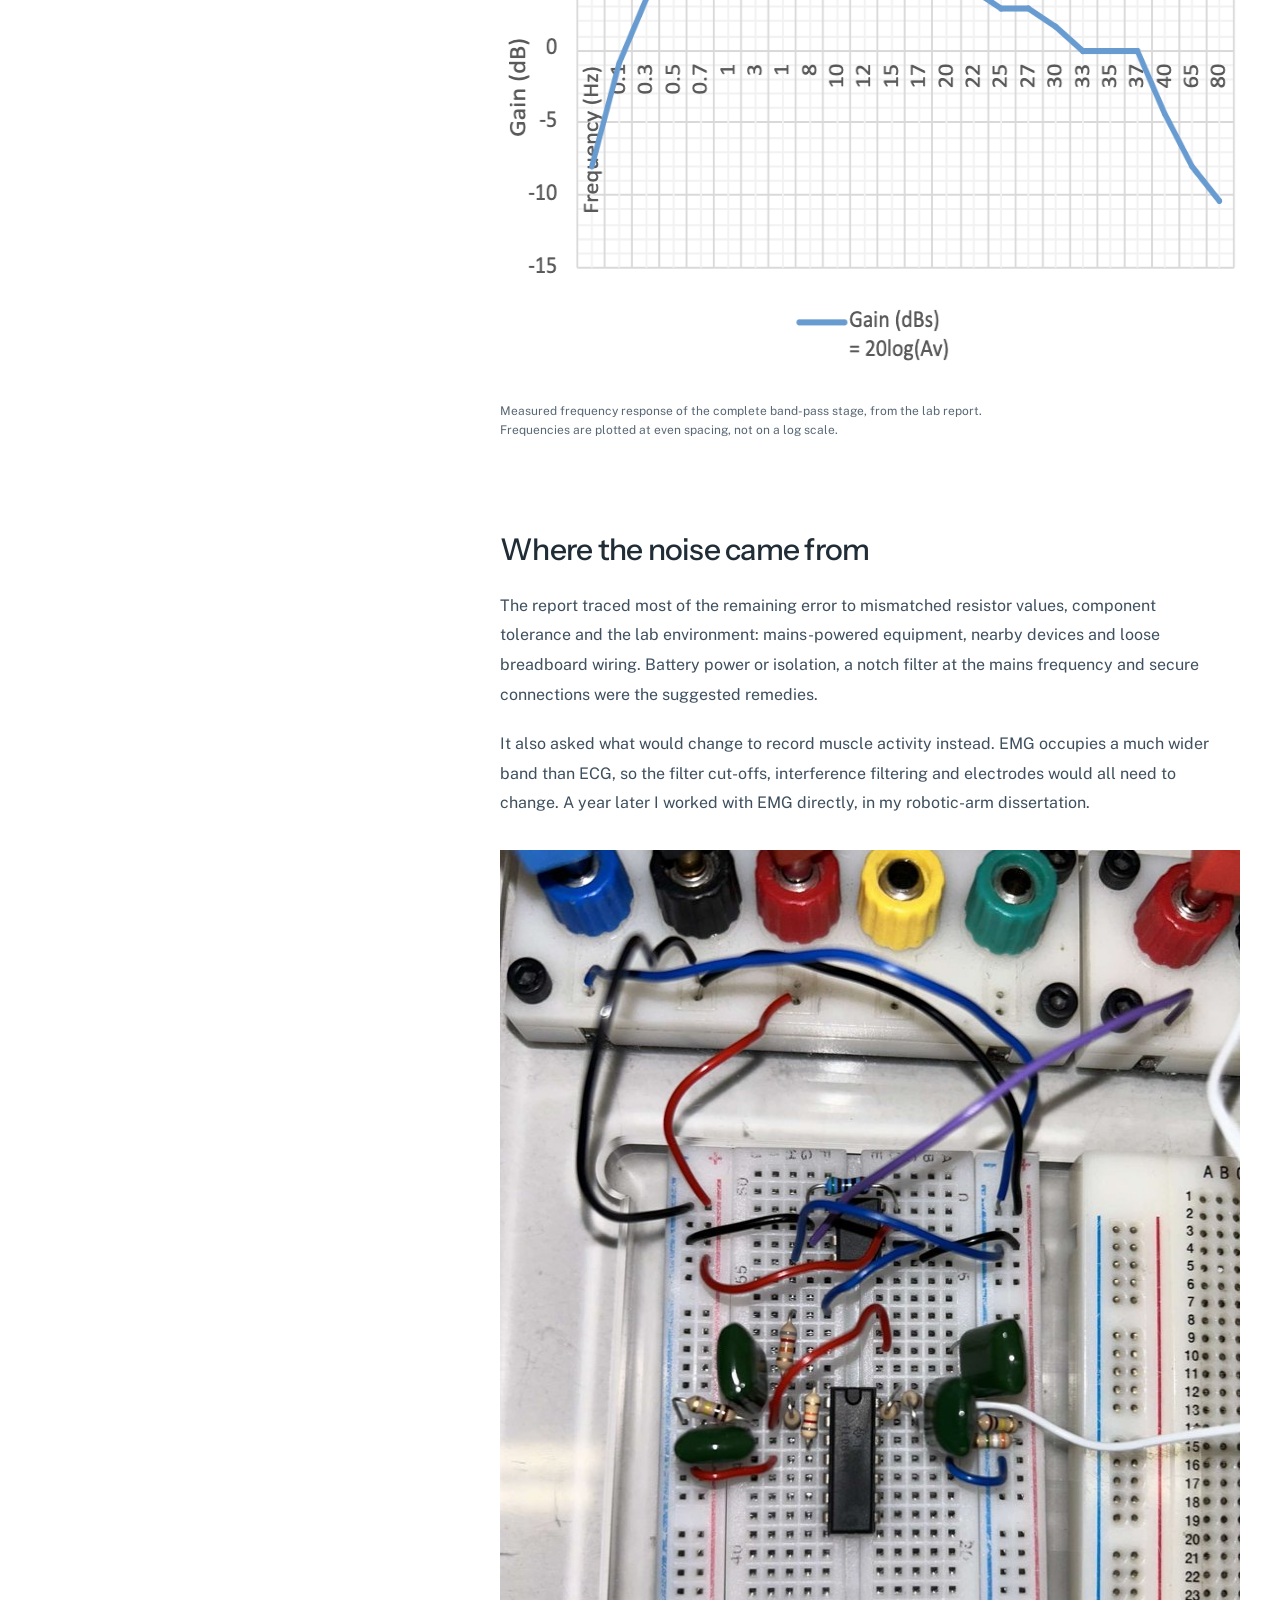
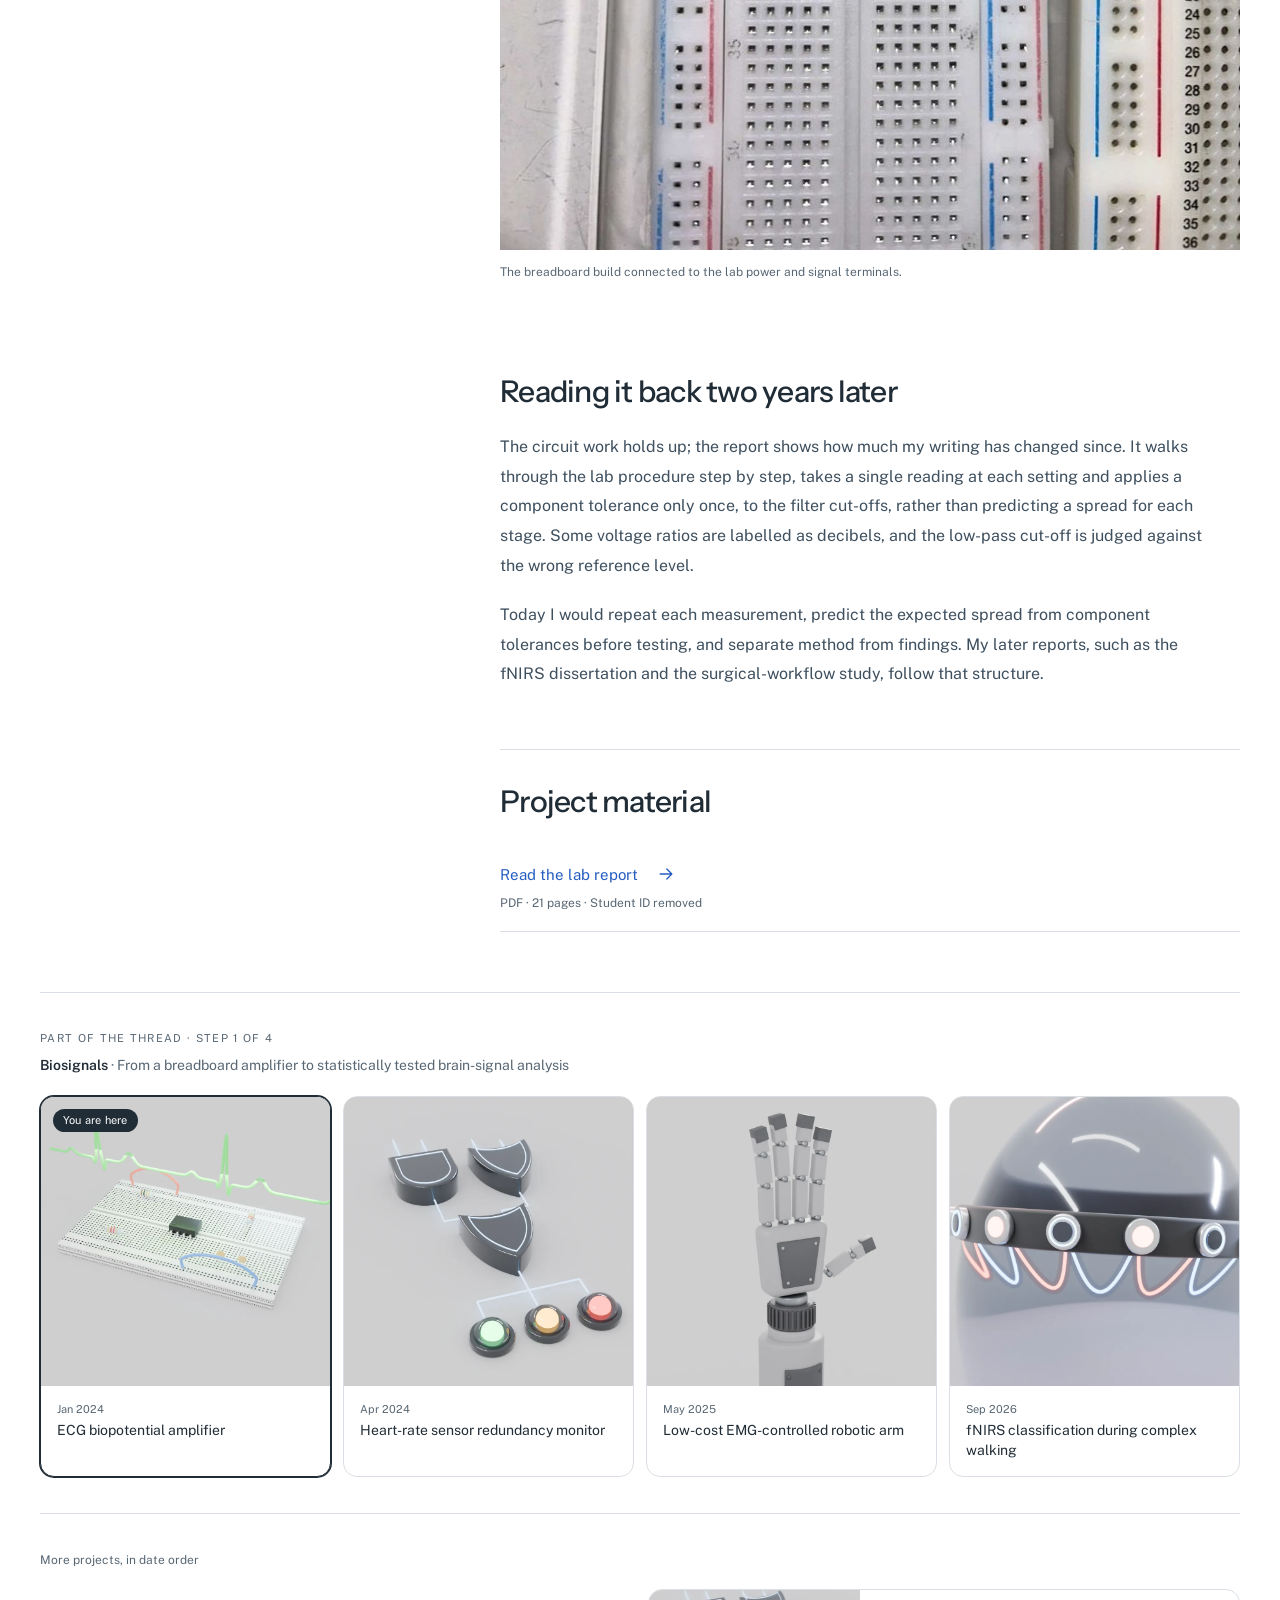
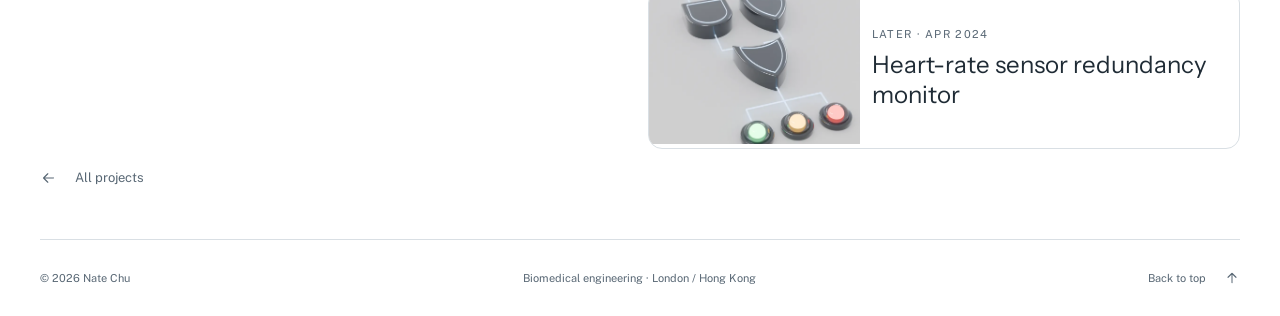
<file: projects/ecg-amplifier.html>
<!doctype html><html lang="en"><head><meta charset="utf-8"><meta name="viewport" content="width=device-width,initial-scale=1"><title>ECG biopotential amplifier | Nate Chu</title><meta name="description" content="A breadboard ECG amplifier, built up from a single op-amp to an instrumentation amplifier and band-pass filter, with every stage measured against its design value."><meta name="theme-color" content="#f7f8fa"><link rel="canonical" href="https://lycoda.github.io/projects/ecg-amplifier.html"><meta property="og:title" content="ECG biopotential amplifier | Nate Chu"><meta property="og:description" content="A breadboard ECG amplifier, built up from a single op-amp to an instrumentation amplifier and band-pass filter, with every stage measured against its design value."><meta property="og:type" content="website"><meta property="og:image" content="https://lycoda.github.io/images/projects/ecg-amplifier.jpg"><script>if("IntersectionObserver" in window)document.documentElement.classList.add("js")</script><link rel="stylesheet" href="../fonts.css"><link rel="stylesheet" href="../theme.css"><script src="../main.js" defer></script></head>
<body class="case-page" id="top">
<a class="skip-link" href="#main">Skip to content</a><header class="site-header"><div class="header-inner"><a class="brand" href="../index.html#top" aria-label="Nate Chu home"><svg class="brand-mark" viewBox="0 0 40 24" aria-hidden="true"><path d="M1 12h9l4-7 7 15 5-8h13"/></svg><span>Nate Chu<span class="brand-sub">Biomedical engineering</span></span></a><button class="menu-toggle" type="button" aria-expanded="false" aria-controls="site-nav" hidden>Menu</button><nav class="site-nav" id="site-nav" aria-label="Main navigation"><a href="../index.html#about">About</a><a href="../index.html#experience">Experience</a><a href="../index.html#education">Education</a><a href="../index.html#projects">Projects</a><a href="../index.html#contact">Contact</a><a class="nav-cv" href="../Long-Yin-Chu-CV.pdf">CV<span class="visually-hidden"> (PDF)</span></a></nav></div></header>
<main id="main">
<header class="case-header wrap"><a class="back-link" href="../index.html#archive">All projects<svg class="arrow" viewBox="0 0 24 24" aria-hidden="true"><path d="M5 12h14m-6-6 6 6-6 6"/></svg></a><p class="case-kicker">City · Year 2 lab · Jan 2024</p><h1>Building an ECG amplifier one stage at a time</h1><p class="case-intro">A breadboard ECG amplifier, built up from a single op-amp to an instrumentation amplifier and band-pass filter, with every stage measured against its design value.</p><div class="case-meta"><div><span>My role</span><strong>Chose component values, built and tested the circuit</strong></div><div><span>Context</span><strong>City, University of London · EE2703 Biomedical Instrumentation</strong></div><div><span>Project stage</span><strong>Year 2 lab project · 2024</strong></div></div><div class="read-mode" role="group" aria-label="How much to read"><button type="button" data-mode="full" aria-pressed="true">Full story</button><button type="button" data-mode="tldr" aria-pressed="false">TL;DR</button></div></header>
<section class="tldr wrap" id="tldr" aria-labelledby="tldr-title"><h2 id="tldr-title">TL;DR</h2><div class="tldr-qa"><div><p class="tldr-label">The question</p><p class="tldr-q">How much better did the instrumentation amplifier reject common-mode noise?</p></div><div><p class="tldr-label">What I found</p><p class="tldr-a">About 20×. Common-mode rejection rose from 32.6 dB to 59.0 dB.</p></div></div><div class="tldr-body"><div><p class="tldr-label">What I did</p><p>I built the ECG signal chain one block at a time and measured each one. Moving from a discrete differential amplifier to an INA121 instrumentation amplifier raised common-mode rejection from 32.6 dB to 59.0 dB, and the finished filter passed roughly 0.62–21 Hz against a 0.4–20 Hz design.</p><p class="tldr-label">Tools &amp; methods</p><p class="tldr-tools">TL084 and INA121 amplifiers, breadboard prototyping, Agilent InfiniiVision oscilloscope, signal generator, multimeter</p></div><div><p class="tldr-label">The full story, in 5 parts</p><ol class="tldr-parts"><li><a href="#problem">Why an ECG needs its own amplifier</a></li><li><a href="#measured">Design values against measurements</a></li><li><a href="#filter">Shaping the ECG band</a></li><li><a href="#noise">Where the noise came from</a></li><li><a href="#reflection">Reading it back two years later</a></li></ol></div></div></section>
<div class="case-lead wrap"><figure class="case-image case-image-cover"><img src="../images/projects/ecg-amplifier.jpg" alt="Oscilloscope showing the amplified cardiac test waveform from the finished ECG amplifier" width="1280" height="960"></figure><div class="case-summary"><h2>At a glance</h2><p>I built the ECG signal chain one block at a time and measured each one. Moving from a discrete differential amplifier to an INA121 instrumentation amplifier raised common-mode rejection from 32.6 dB to 59.0 dB, and the finished filter passed roughly 0.62–21 Hz against a 0.4–20 Hz design.</p><dl><dt>Tools &amp; methods</dt><dd>TL084 and INA121 amplifiers, breadboard prototyping, Agilent InfiniiVision oscilloscope, signal generator, multimeter</dd></dl></div></div>
<div class="article-layout wrap"><aside class="article-nav"><nav aria-label="On this page"><p>In this project</p><a href="#problem">Why an ECG needs its own amplifier</a><a href="#measured">Design values against measurements</a><a href="#filter">Shaping the ECG band</a><a href="#noise">Where the noise came from</a><a href="#reflection">Reading it back two years later</a><a href="#sources">Project material</a></nav></aside>
<article class="article-body"><section id="problem" class="article-section"><h2>Why an ECG needs its own amplifier</h2><p>The heart&#x27;s electrical signal reaches the skin at only a few millivolts, and it shares the electrodes with mains interference, movement and breathing artefacts. A useful ECG front end has to amplify the small difference between two electrodes, reject what both electrodes see in common, and keep only the frequency band where the cardiac signal lives.</p><p>The lab series built that chain in order. Each stage was wired on a breadboard, powered from a split ±15 V supply, driven from a signal generator and judged on an oscilloscope, so the effect of every block could be seen before the next one was added.</p><ol class="workflow"><li><strong>Amplify</strong><span>Inverting TL084 stage designed for a gain of 10.</span></li><li><strong>Reject</strong><span>Differential amplifier designed for a gain of 18.</span></li><li><strong>Refine</strong><span>INA121 instrumentation amplifier set to a gain of 99 with one 510 Ω resistor.</span></li><li><strong>Filter</strong><span>Second-order Butterworth high-pass (0.4 Hz) and low-pass (20 Hz) stages.</span></li><li><strong>Test</strong><span>A simulated cardiac waveform passed through the complete chain.</span></li></ol></section><section id="measured" class="article-section"><h2>Design values against measurements</h2><p>Every stage was compared with the value it was designed for. Gains came in 4–7% below design at every stage. The clearest difference was in common-mode rejection, where the INA121 did about 26 dB better than the discrete differential amplifier.</p><div class="table-scroll" tabindex="0" role="region" aria-label="Measured performance of each stage (voltage ratios unless stated)"><table><caption>Measured performance of each stage (voltage ratios unless stated)</caption><thead><tr><th scope="col">Stage</th><th scope="col">Design value</th><th scope="col">Measured</th></tr></thead><tbody><tr><th scope="row">Inverting amplifier</th><td>Gain 10</td><td>9.62 at 1 kHz</td></tr><tr><th scope="row">Differential amplifier</th><td>Gain 18, common-mode gain 0</td><td>Gain 16.86 at 50 Hz, common-mode gain 0.396, CMRR 32.6 dB</td></tr><tr><th scope="row">Instrumentation amplifier</th><td>Gain 99</td><td>Gain 92.5 at 50 Hz, common-mode gain 0.104, CMRR 59.0 dB</td></tr><tr><th scope="row">Band-pass filter</th><td>0.4–20 Hz</td><td>About 0.62–21 Hz at the −3 dB points (interpolated)</td></tr></tbody></table></div><p>The instrumentation amplifier performed best largely because it needed fewer external parts. One gain resistor replaced several resistor pairs whose tolerances otherwise stack up and unbalance the inputs, which is the likeliest reason for the discrete differential amplifier&#x27;s weaker common-mode rejection.</p></section><section id="filter" class="article-section"><h2>Shaping the ECG band</h2><p>The low-pass stage used 100 nF capacitors and 80 kΩ resistors, with a stated gain of 1.57. It passed 1 Hz with a gain of 1.25, fell to 0.73 at 20 Hz and dropped to 0.17 at 1 kHz. The report compared the 20 Hz reading with 0.707, but for a stage with a pass-band gain above 1 the −3 dB level is higher, so this stage&#x27;s cut-off was probably below 20 Hz.</p><p>The high-pass stage used 680 nF capacitors and 581.5 kΩ resistors, chosen from the parts available. It attenuated 0.3 Hz as intended, but its gain above the cut-off recovered only to 0.87, lower than designed. Combined, the band-pass response peaked at about 8.9 dB between 5 and 10 Hz.</p><figure class="article-figure"><a href="../images/projects/ecg-amplifier-response.png" target="_blank" rel="noreferrer" aria-label="Open figure at full size"><img src="../images/projects/ecg-amplifier-response.png" alt="Line chart of measured gain in decibels against frequency from 0.1 Hz to 100 Hz, peaking near 9 dB between 5 and 10 Hz" width="824" height="582" loading="lazy"></a><figcaption>Measured frequency response of the complete band-pass stage, from the lab report. Frequencies are plotted at even spacing, not on a log scale.</figcaption></figure></section><section id="noise" class="article-section"><h2>Where the noise came from</h2><p>The report traced most of the remaining error to mismatched resistor values, component tolerance and the lab environment: mains-powered equipment, nearby devices and loose breadboard wiring. Battery power or isolation, a notch filter at the mains frequency and secure connections were the suggested remedies.</p><p>It also asked what would change to record muscle activity instead. EMG occupies a much wider band than ECG, so the filter cut-offs, interference filtering and electrodes would all need to change. A year later I worked with EMG directly, in my robotic-arm dissertation.</p><figure class="article-figure"><a href="../images/projects/ecg-amplifier-breadboard.jpg" target="_blank" rel="noreferrer" aria-label="Open figure at full size"><img src="../images/projects/ecg-amplifier-breadboard.jpg" alt="Breadboard with the amplifier and filter circuit connected to the lab power and signal terminals" width="750" height="1000" loading="lazy"></a><figcaption>The breadboard build connected to the lab power and signal terminals.</figcaption></figure></section><section id="reflection" class="article-section"><h2>Reading it back two years later</h2><p>The circuit work holds up; the report shows how much my writing has changed since. It walks through the lab procedure step by step, takes a single reading at each setting and applies a component tolerance only once, to the filter cut-offs, rather than predicting a spread for each stage. Some voltage ratios are labelled as decibels, and the low-pass cut-off is judged against the wrong reference level.</p><p>Today I would repeat each measurement, predict the expected spread from component tolerances before testing, and separate method from findings. My later reports, such as the fNIRS dissertation and the surgical-workflow study, follow that structure.</p></section>
<section class="article-section resources" id="sources"><h2>Project material</h2><ul><li><a class="text-link" href="../documents/ecg-amplifier-lab-report.pdf">Read the lab report<svg class="arrow" viewBox="0 0 24 24" aria-hidden="true"><path d="M5 12h14m-6-6 6 6-6 6"/></svg></a><span>PDF · 21 pages · Student ID removed</span></li></ul></section></article></div>
<nav class="thread-nav wrap" aria-label="Biosignals thread"><p><span>Part of the thread · step 1 of 4</span><strong>Biosignals</strong> · From a breadboard amplifier to statistically tested brain-signal analysis</p><ol><li><a class="has-art" href="ecg-amplifier.html" aria-current="page"><span class="tab-art" aria-hidden="true"><img src="../images/cards/ecg-amplifier.webp" alt="" loading="lazy" width="10765" height="40215" style="object-position:50% 40%"><video class="vc-loop" data-src="../videos/cards/ecg-amplifier.mp4" muted loop playsinline preload="none" tabindex="-1" style="object-position:50% 40%"></video></span><span class="tab-text"><span>Jan 2024</span>ECG biopotential amplifier</span></a></li><li><a class="has-art" href="heart-rate-monitor.html"><span class="tab-art" aria-hidden="true"><img src="../images/cards/heart-rate-monitor.webp" alt="" loading="lazy" width="640" height="420" style="object-position:64% 50%"><video class="vc-loop" data-src="../videos/cards/heart-rate-monitor.mp4" muted loop playsinline preload="none" tabindex="-1" style="object-position:64% 50%"></video></span><span class="tab-text"><span>Apr 2024</span>Heart-rate sensor redundancy monitor</span></a></li><li><a class="has-art" href="emg-controlled-robotic-arm.html"><span class="tab-art" aria-hidden="true"><img src="../images/cards/emg-controlled-robotic-arm.webp" alt="" loading="lazy" width="640" height="420" style="object-position:50% 40%"><video class="vc-loop" data-src="../videos/cards/emg-controlled-robotic-arm.mp4" muted loop playsinline preload="none" tabindex="-1" style="object-position:50% 40%"></video></span><span class="tab-text"><span>May 2025</span>Low-cost EMG-controlled robotic arm</span></a></li><li><a class="has-art" href="fnirs-classification.html"><span class="tab-art" aria-hidden="true"><img src="../images/cards/fnirs-classification.webp" alt="" loading="lazy" width="640" height="420" style="object-position:50% 40%"><video class="vc-loop" data-src="../videos/cards/fnirs-classification.mp4" muted loop playsinline preload="none" tabindex="-1" style="object-position:50% 40%"></video></span><span class="tab-text"><span>Sep 2026</span>fNIRS classification during complex walking</span></a></li></ol></nav>
<nav class="next-project wrap" aria-label="Project navigation"><span>More projects, in date order</span><div class="pager"><a class="pager-link pager-next has-art" href="heart-rate-monitor.html"><span class="tab-art" aria-hidden="true"><img src="../images/cards/heart-rate-monitor.webp" alt="" loading="lazy" width="640" height="420" style="object-position:64% 50%"><video class="vc-loop" data-src="../videos/cards/heart-rate-monitor.mp4" muted loop playsinline preload="none" tabindex="-1" style="object-position:64% 50%"></video></span><span class="tab-text"><span>Later · Apr 2024</span>Heart-rate sensor redundancy monitor</span></a></div><a class="back-link" href="../index.html#archive">All projects<svg class="arrow" viewBox="0 0 24 24" aria-hidden="true"><path d="M5 12h14m-6-6 6 6-6 6"/></svg></a></nav>
</main>
<footer class="site-footer"><p>© 2026 Nate Chu</p><p>Biomedical engineering · London / Hong Kong</p><a class="text-link" href="#top">Back to top<svg class="arrow" viewBox="0 0 24 24" aria-hidden="true"><path d="M5 12h14m-6-6 6 6-6 6"/></svg></a></footer>
</body></html>
</file>
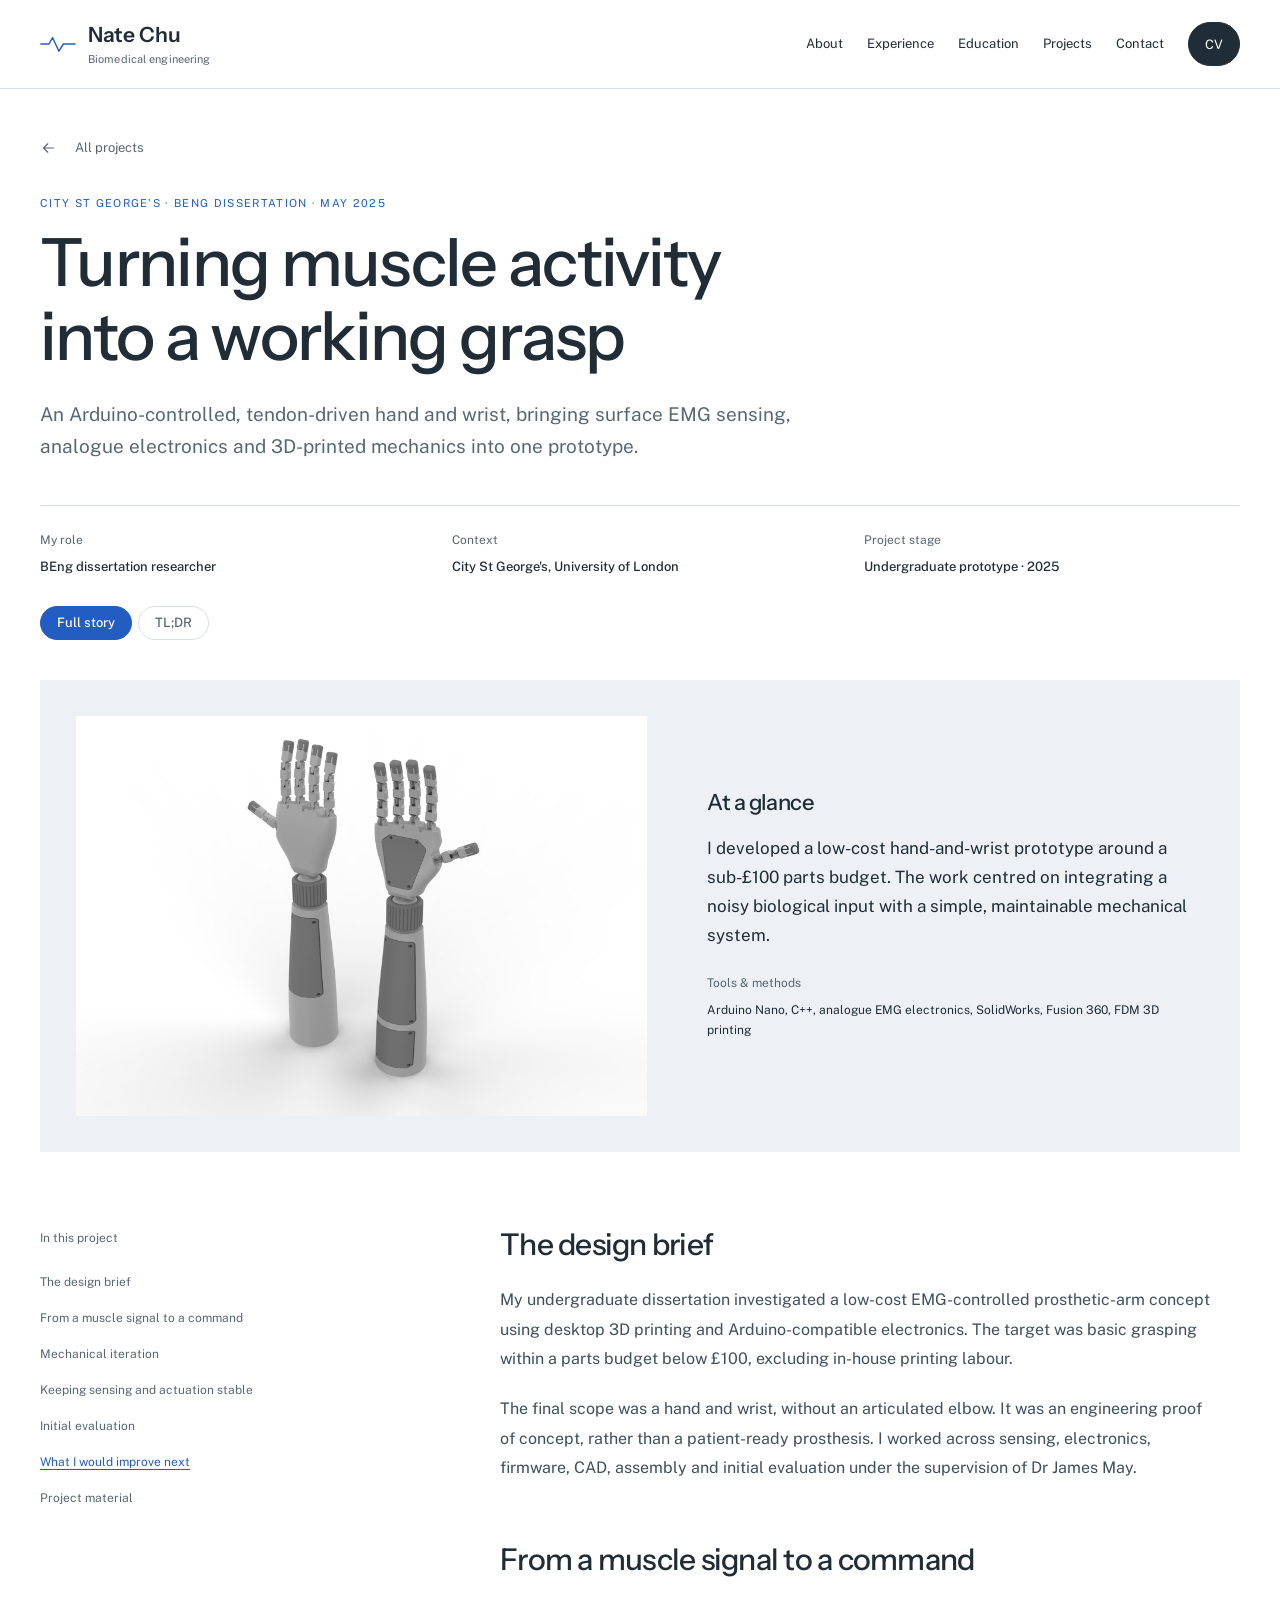
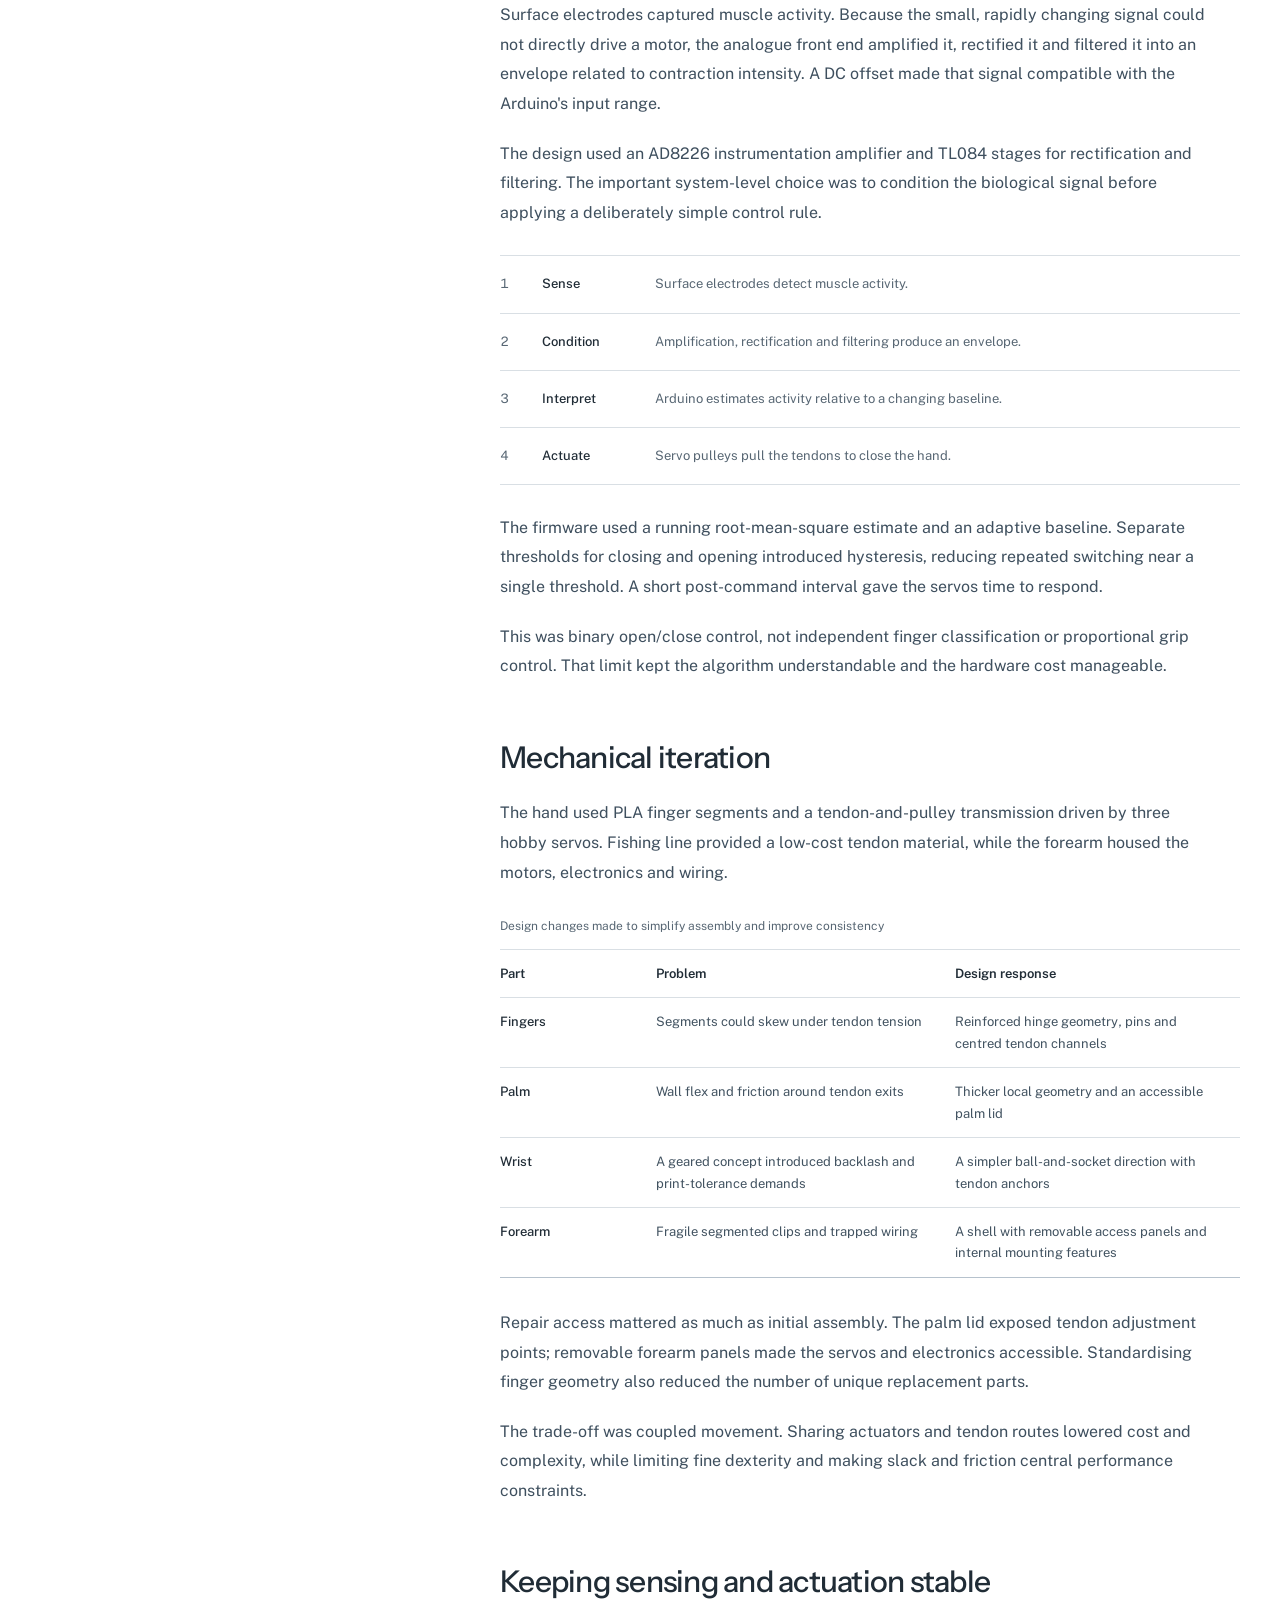
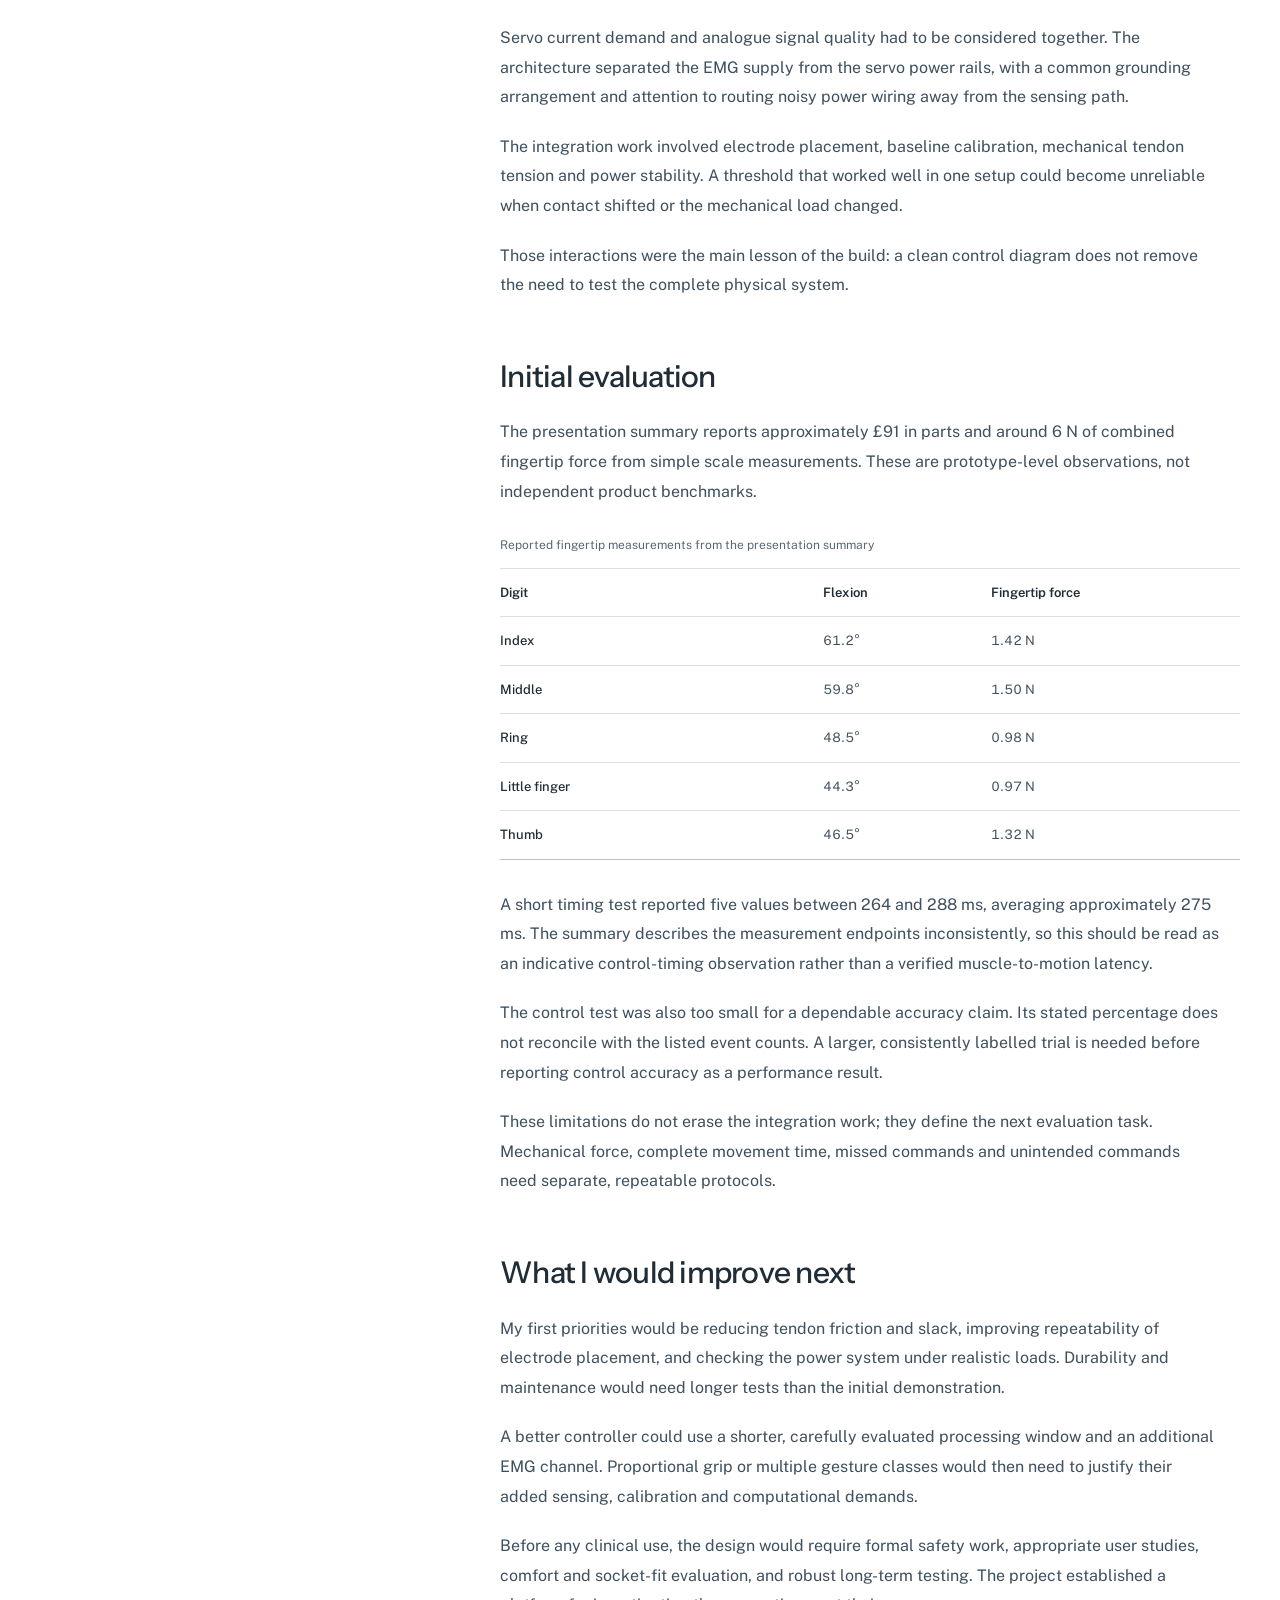
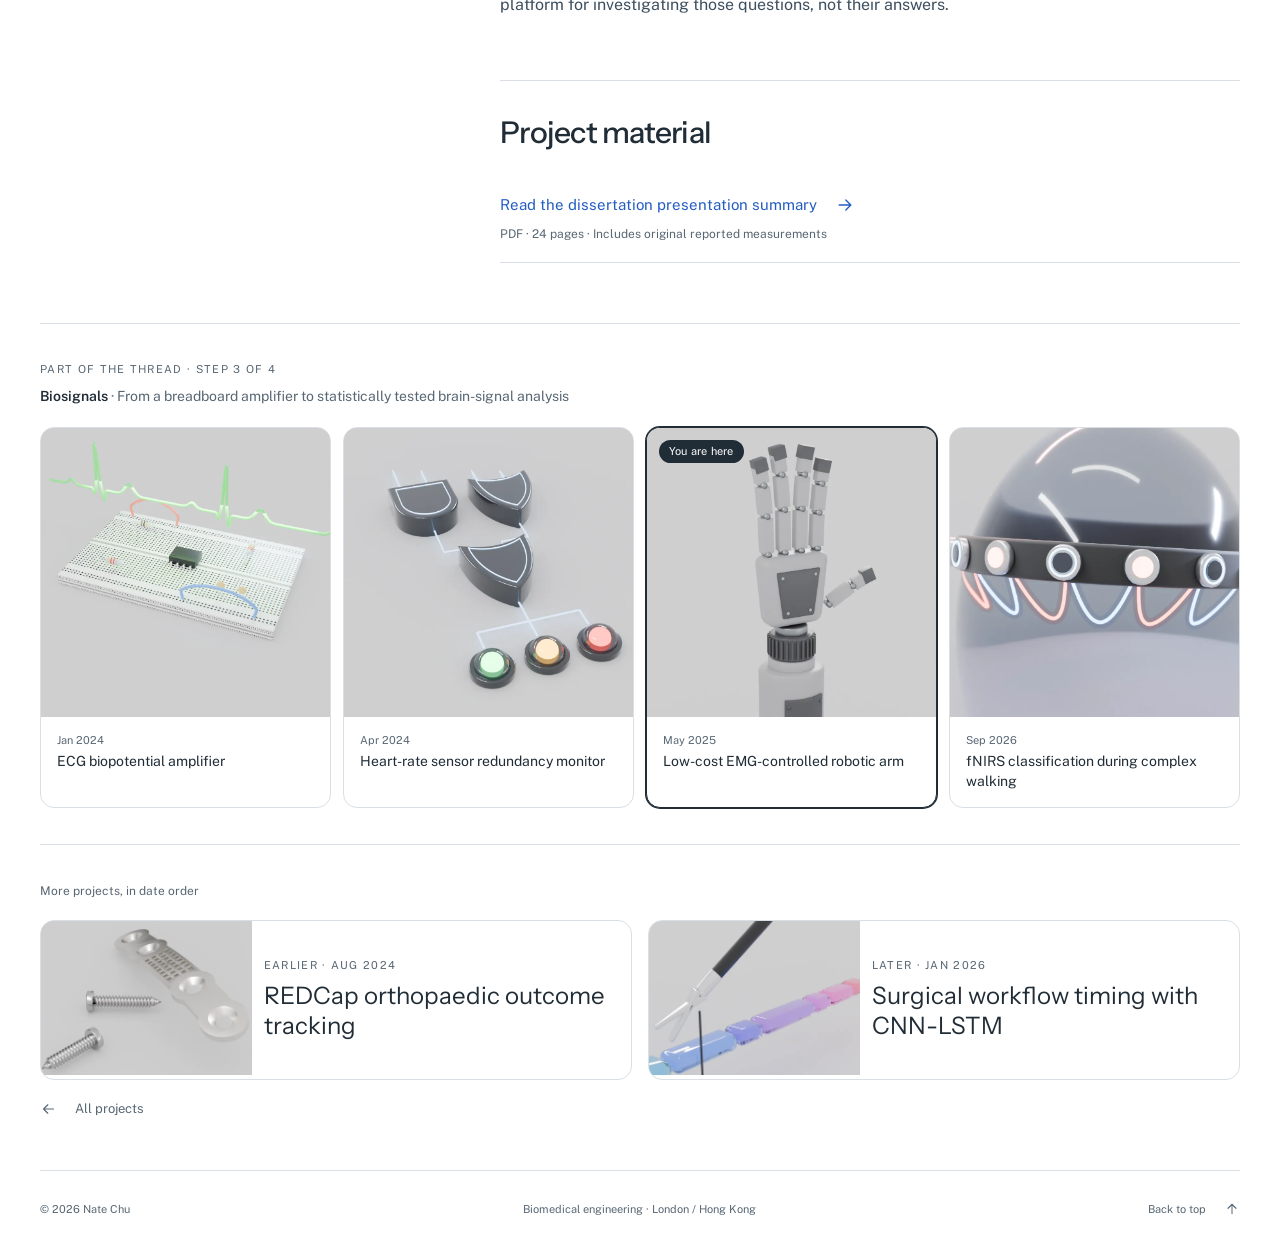
<file: projects/emg-controlled-robotic-arm.html>
<!doctype html><html lang="en"><head><meta charset="utf-8"><meta name="viewport" content="width=device-width,initial-scale=1"><title>Low-cost EMG-controlled robotic arm | Nate Chu</title><meta name="description" content="An Arduino-controlled, tendon-driven hand and wrist, bringing surface EMG sensing, analogue electronics and 3D-printed mechanics into one prototype."><meta name="theme-color" content="#f7f8fa"><link rel="canonical" href="https://lycoda.github.io/projects/emg-controlled-robotic-arm.html"><meta property="og:title" content="Low-cost EMG-controlled robotic arm | Nate Chu"><meta property="og:description" content="An Arduino-controlled, tendon-driven hand and wrist, bringing surface EMG sensing, analogue electronics and 3D-printed mechanics into one prototype."><meta property="og:type" content="website"><meta property="og:image" content="https://lycoda.github.io/images/projects/emg-arm.jpg"><script>if("IntersectionObserver" in window)document.documentElement.classList.add("js")</script><link rel="stylesheet" href="../fonts.css"><link rel="stylesheet" href="../theme.css"><script src="../main.js" defer></script></head>
<body class="case-page" id="top">
<a class="skip-link" href="#main">Skip to content</a><header class="site-header"><div class="header-inner"><a class="brand" href="../index.html#top" aria-label="Nate Chu home"><svg class="brand-mark" viewBox="0 0 40 24" aria-hidden="true"><path d="M1 12h9l4-7 7 15 5-8h13"/></svg><span>Nate Chu<span class="brand-sub">Biomedical engineering</span></span></a><button class="menu-toggle" type="button" aria-expanded="false" aria-controls="site-nav" hidden>Menu</button><nav class="site-nav" id="site-nav" aria-label="Main navigation"><a href="../index.html#about">About</a><a href="../index.html#experience">Experience</a><a href="../index.html#education">Education</a><a href="../index.html#projects">Projects</a><a href="../index.html#contact">Contact</a><a class="nav-cv" href="../Long-Yin-Chu-CV.pdf">CV<span class="visually-hidden"> (PDF)</span></a></nav></div></header>
<main id="main">
<header class="case-header wrap"><a class="back-link" href="../index.html#archive">All projects<svg class="arrow" viewBox="0 0 24 24" aria-hidden="true"><path d="M5 12h14m-6-6 6 6-6 6"/></svg></a><p class="case-kicker">City St George’s · BEng dissertation · May 2025</p><h1>Turning muscle activity into a working grasp</h1><p class="case-intro">An Arduino-controlled, tendon-driven hand and wrist, bringing surface EMG sensing, analogue electronics and 3D-printed mechanics into one prototype.</p><div class="case-meta"><div><span>My role</span><strong>BEng dissertation researcher</strong></div><div><span>Context</span><strong>City St George&#x27;s, University of London</strong></div><div><span>Project stage</span><strong>Undergraduate prototype · 2025</strong></div></div><div class="read-mode" role="group" aria-label="How much to read"><button type="button" data-mode="full" aria-pressed="true">Full story</button><button type="button" data-mode="tldr" aria-pressed="false">TL;DR</button></div></header>
<section class="tldr wrap" id="tldr" aria-labelledby="tldr-title"><h2 id="tldr-title">TL;DR</h2><div class="tldr-qa"><div><p class="tldr-label">The question</p><p class="tldr-q">What is the most common signal used to control a powered prosthetic arm?</p></div><div><p class="tldr-label">What I found</p><p class="tldr-a">Muscle signals (EMG). Electrodes on the skin pick up the electrical activity of muscles as they contract. My hand did the same: it amplified and smoothed that signal into an open or close command, for about £91 in parts.</p></div></div><div class="tldr-body"><div><p class="tldr-label">What I did</p><p>I developed a low-cost hand-and-wrist prototype around a sub-£100 parts budget. The work centred on integrating a noisy biological input with a simple, maintainable mechanical system.</p><p class="tldr-label">Tools &amp; methods</p><p class="tldr-tools">Arduino Nano, C++, analogue EMG electronics, SolidWorks, Fusion 360, FDM 3D printing</p></div><div><p class="tldr-label">The full story, in 6 parts</p><ol class="tldr-parts"><li><a href="#brief">The design brief</a></li><li><a href="#signal">From a muscle signal to a command</a></li><li><a href="#mechanics">Mechanical iteration</a></li><li><a href="#integration">Keeping sensing and actuation stable</a></li><li><a href="#evaluation">Initial evaluation</a></li><li><a href="#next">What I would improve next</a></li></ol></div></div></section>
<div class="case-lead wrap"><figure class="case-image case-image-cover"><img src="../images/projects/emg-arm.jpg" alt="CAD visualisation of the robotic hand and forearm design" width="1920" height="1342"></figure><div class="case-summary"><h2>At a glance</h2><p>I developed a low-cost hand-and-wrist prototype around a sub-£100 parts budget. The work centred on integrating a noisy biological input with a simple, maintainable mechanical system.</p><dl><dt>Tools &amp; methods</dt><dd>Arduino Nano, C++, analogue EMG electronics, SolidWorks, Fusion 360, FDM 3D printing</dd></dl></div></div>
<div class="article-layout wrap"><aside class="article-nav"><nav aria-label="On this page"><p>In this project</p><a href="#brief">The design brief</a><a href="#signal">From a muscle signal to a command</a><a href="#mechanics">Mechanical iteration</a><a href="#integration">Keeping sensing and actuation stable</a><a href="#evaluation">Initial evaluation</a><a href="#next">What I would improve next</a><a href="#sources">Project material</a></nav></aside>
<article class="article-body"><section id="brief" class="article-section"><h2>The design brief</h2><p>My undergraduate dissertation investigated a low-cost EMG-controlled prosthetic-arm concept using desktop 3D printing and Arduino-compatible electronics. The target was basic grasping within a parts budget below £100, excluding in-house printing labour.</p><p>The final scope was a hand and wrist, without an articulated elbow. It was an engineering proof of concept, rather than a patient-ready prosthesis. I worked across sensing, electronics, firmware, CAD, assembly and initial evaluation under the supervision of Dr James May.</p></section><section id="signal" class="article-section"><h2>From a muscle signal to a command</h2><p>Surface electrodes captured muscle activity. Because the small, rapidly changing signal could not directly drive a motor, the analogue front end amplified it, rectified it and filtered it into an envelope related to contraction intensity. A DC offset made that signal compatible with the Arduino&#x27;s input range.</p><p>The design used an AD8226 instrumentation amplifier and TL084 stages for rectification and filtering. The important system-level choice was to condition the biological signal before applying a deliberately simple control rule.</p><ol class="workflow"><li><strong>Sense</strong><span>Surface electrodes detect muscle activity.</span></li><li><strong>Condition</strong><span>Amplification, rectification and filtering produce an envelope.</span></li><li><strong>Interpret</strong><span>Arduino estimates activity relative to a changing baseline.</span></li><li><strong>Actuate</strong><span>Servo pulleys pull the tendons to close the hand.</span></li></ol><p>The firmware used a running root-mean-square estimate and an adaptive baseline. Separate thresholds for closing and opening introduced hysteresis, reducing repeated switching near a single threshold. A short post-command interval gave the servos time to respond.</p><p>This was binary open/close control, not independent finger classification or proportional grip control. That limit kept the algorithm understandable and the hardware cost manageable.</p></section><section id="mechanics" class="article-section"><h2>Mechanical iteration</h2><p>The hand used PLA finger segments and a tendon-and-pulley transmission driven by three hobby servos. Fishing line provided a low-cost tendon material, while the forearm housed the motors, electronics and wiring.</p><div class="table-scroll" tabindex="0" role="region" aria-label="Design changes made to simplify assembly and improve consistency"><table><caption>Design changes made to simplify assembly and improve consistency</caption><thead><tr><th scope="col">Part</th><th scope="col">Problem</th><th scope="col">Design response</th></tr></thead><tbody><tr><th scope="row">Fingers</th><td>Segments could skew under tendon tension</td><td>Reinforced hinge geometry, pins and centred tendon channels</td></tr><tr><th scope="row">Palm</th><td>Wall flex and friction around tendon exits</td><td>Thicker local geometry and an accessible palm lid</td></tr><tr><th scope="row">Wrist</th><td>A geared concept introduced backlash and print-tolerance demands</td><td>A simpler ball-and-socket direction with tendon anchors</td></tr><tr><th scope="row">Forearm</th><td>Fragile segmented clips and trapped wiring</td><td>A shell with removable access panels and internal mounting features</td></tr></tbody></table></div><p>Repair access mattered as much as initial assembly. The palm lid exposed tendon adjustment points; removable forearm panels made the servos and electronics accessible. Standardising finger geometry also reduced the number of unique replacement parts.</p><p>The trade-off was coupled movement. Sharing actuators and tendon routes lowered cost and complexity, while limiting fine dexterity and making slack and friction central performance constraints.</p></section><section id="integration" class="article-section"><h2>Keeping sensing and actuation stable</h2><p>Servo current demand and analogue signal quality had to be considered together. The architecture separated the EMG supply from the servo power rails, with a common grounding arrangement and attention to routing noisy power wiring away from the sensing path.</p><p>The integration work involved electrode placement, baseline calibration, mechanical tendon tension and power stability. A threshold that worked well in one setup could become unreliable when contact shifted or the mechanical load changed.</p><p>Those interactions were the main lesson of the build: a clean control diagram does not remove the need to test the complete physical system.</p></section><section id="evaluation" class="article-section"><h2>Initial evaluation</h2><p>The presentation summary reports approximately £91 in parts and around 6 N of combined fingertip force from simple scale measurements. These are prototype-level observations, not independent product benchmarks.</p><div class="table-scroll" tabindex="0" role="region" aria-label="Reported fingertip measurements from the presentation summary"><table><caption>Reported fingertip measurements from the presentation summary</caption><thead><tr><th scope="col">Digit</th><th scope="col">Flexion</th><th scope="col">Fingertip force</th></tr></thead><tbody><tr><th scope="row">Index</th><td>61.2°</td><td>1.42 N</td></tr><tr><th scope="row">Middle</th><td>59.8°</td><td>1.50 N</td></tr><tr><th scope="row">Ring</th><td>48.5°</td><td>0.98 N</td></tr><tr><th scope="row">Little finger</th><td>44.3°</td><td>0.97 N</td></tr><tr><th scope="row">Thumb</th><td>46.5°</td><td>1.32 N</td></tr></tbody></table></div><p>A short timing test reported five values between 264 and 288 ms, averaging approximately 275 ms. The summary describes the measurement endpoints inconsistently, so this should be read as an indicative control-timing observation rather than a verified muscle-to-motion latency.</p><p>The control test was also too small for a dependable accuracy claim. Its stated percentage does not reconcile with the listed event counts. A larger, consistently labelled trial is needed before reporting control accuracy as a performance result.</p><p>These limitations do not erase the integration work; they define the next evaluation task. Mechanical force, complete movement time, missed commands and unintended commands need separate, repeatable protocols.</p></section><section id="next" class="article-section"><h2>What I would improve next</h2><p>My first priorities would be reducing tendon friction and slack, improving repeatability of electrode placement, and checking the power system under realistic loads. Durability and maintenance would need longer tests than the initial demonstration.</p><p>A better controller could use a shorter, carefully evaluated processing window and an additional EMG channel. Proportional grip or multiple gesture classes would then need to justify their added sensing, calibration and computational demands.</p><p>Before any clinical use, the design would require formal safety work, appropriate user studies, comfort and socket-fit evaluation, and robust long-term testing. The project established a platform for investigating those questions, not their answers.</p></section>
<section class="article-section resources" id="sources"><h2>Project material</h2><ul><li><a class="text-link" href="../documents/robotic-arm-summary.pdf">Read the dissertation presentation summary<svg class="arrow" viewBox="0 0 24 24" aria-hidden="true"><path d="M5 12h14m-6-6 6 6-6 6"/></svg></a><span>PDF · 24 pages · Includes original reported measurements</span></li></ul></section></article></div>
<nav class="thread-nav wrap" aria-label="Biosignals thread"><p><span>Part of the thread · step 3 of 4</span><strong>Biosignals</strong> · From a breadboard amplifier to statistically tested brain-signal analysis</p><ol><li><a class="has-art" href="ecg-amplifier.html"><span class="tab-art" aria-hidden="true"><img src="../images/cards/ecg-amplifier.webp" alt="" loading="lazy" width="10765" height="40215" style="object-position:50% 40%"><video class="vc-loop" data-src="../videos/cards/ecg-amplifier.mp4" muted loop playsinline preload="none" tabindex="-1" style="object-position:50% 40%"></video></span><span class="tab-text"><span>Jan 2024</span>ECG biopotential amplifier</span></a></li><li><a class="has-art" href="heart-rate-monitor.html"><span class="tab-art" aria-hidden="true"><img src="../images/cards/heart-rate-monitor.webp" alt="" loading="lazy" width="640" height="420" style="object-position:64% 50%"><video class="vc-loop" data-src="../videos/cards/heart-rate-monitor.mp4" muted loop playsinline preload="none" tabindex="-1" style="object-position:64% 50%"></video></span><span class="tab-text"><span>Apr 2024</span>Heart-rate sensor redundancy monitor</span></a></li><li><a class="has-art" href="emg-controlled-robotic-arm.html" aria-current="page"><span class="tab-art" aria-hidden="true"><img src="../images/cards/emg-controlled-robotic-arm.webp" alt="" loading="lazy" width="640" height="420" style="object-position:50% 40%"><video class="vc-loop" data-src="../videos/cards/emg-controlled-robotic-arm.mp4" muted loop playsinline preload="none" tabindex="-1" style="object-position:50% 40%"></video></span><span class="tab-text"><span>May 2025</span>Low-cost EMG-controlled robotic arm</span></a></li><li><a class="has-art" href="fnirs-classification.html"><span class="tab-art" aria-hidden="true"><img src="../images/cards/fnirs-classification.webp" alt="" loading="lazy" width="640" height="420" style="object-position:50% 40%"><video class="vc-loop" data-src="../videos/cards/fnirs-classification.mp4" muted loop playsinline preload="none" tabindex="-1" style="object-position:50% 40%"></video></span><span class="tab-text"><span>Sep 2026</span>fNIRS classification during complex walking</span></a></li></ol></nav>
<nav class="next-project wrap" aria-label="Project navigation"><span>More projects, in date order</span><div class="pager"><a class="pager-link has-art" href="redcap-feedback-workflow.html"><span class="tab-art" aria-hidden="true"><img src="../images/cards/redcap-feedback-workflow.webp" alt="" loading="lazy" width="640" height="420" style="object-position:58% 50%"><video class="vc-loop" data-src="../videos/cards/redcap-feedback-workflow.mp4" muted loop playsinline preload="none" tabindex="-1" style="object-position:58% 50%"></video></span><span class="tab-text"><span>Earlier · Aug 2024</span>REDCap orthopaedic outcome tracking</span></a><a class="pager-link pager-next has-art" href="surgical-workflow-prediction.html"><span class="tab-art" aria-hidden="true"><img src="../images/cards/surgical-workflow-prediction.webp" alt="" loading="lazy" width="640" height="420" style="object-position:50% 40%"><video class="vc-loop" data-src="../videos/cards/surgical-workflow-prediction.mp4" muted loop playsinline preload="none" tabindex="-1" style="object-position:50% 40%"></video></span><span class="tab-text"><span>Later · Jan 2026</span>Surgical workflow timing with CNN-LSTM</span></a></div><a class="back-link" href="../index.html#archive">All projects<svg class="arrow" viewBox="0 0 24 24" aria-hidden="true"><path d="M5 12h14m-6-6 6 6-6 6"/></svg></a></nav>
</main>
<footer class="site-footer"><p>© 2026 Nate Chu</p><p>Biomedical engineering · London / Hong Kong</p><a class="text-link" href="#top">Back to top<svg class="arrow" viewBox="0 0 24 24" aria-hidden="true"><path d="M5 12h14m-6-6 6 6-6 6"/></svg></a></footer>
</body></html>
</file>
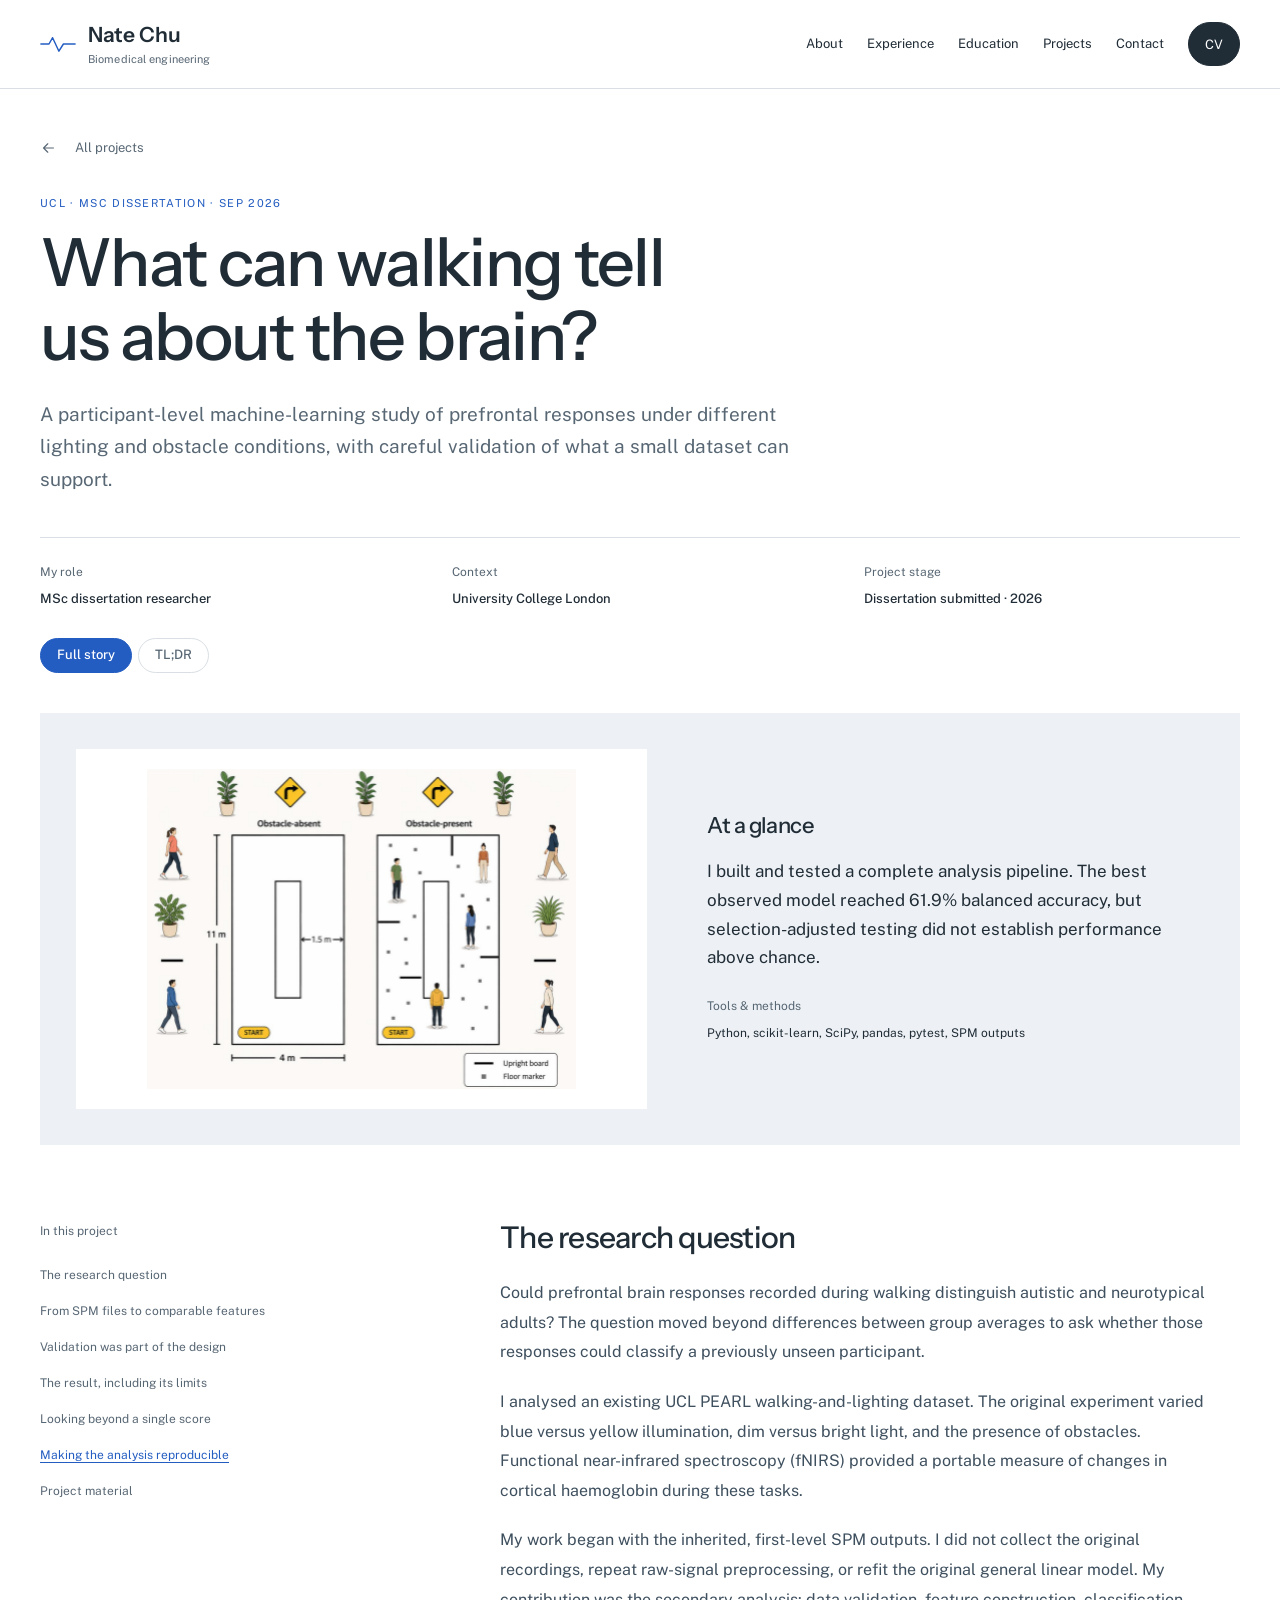
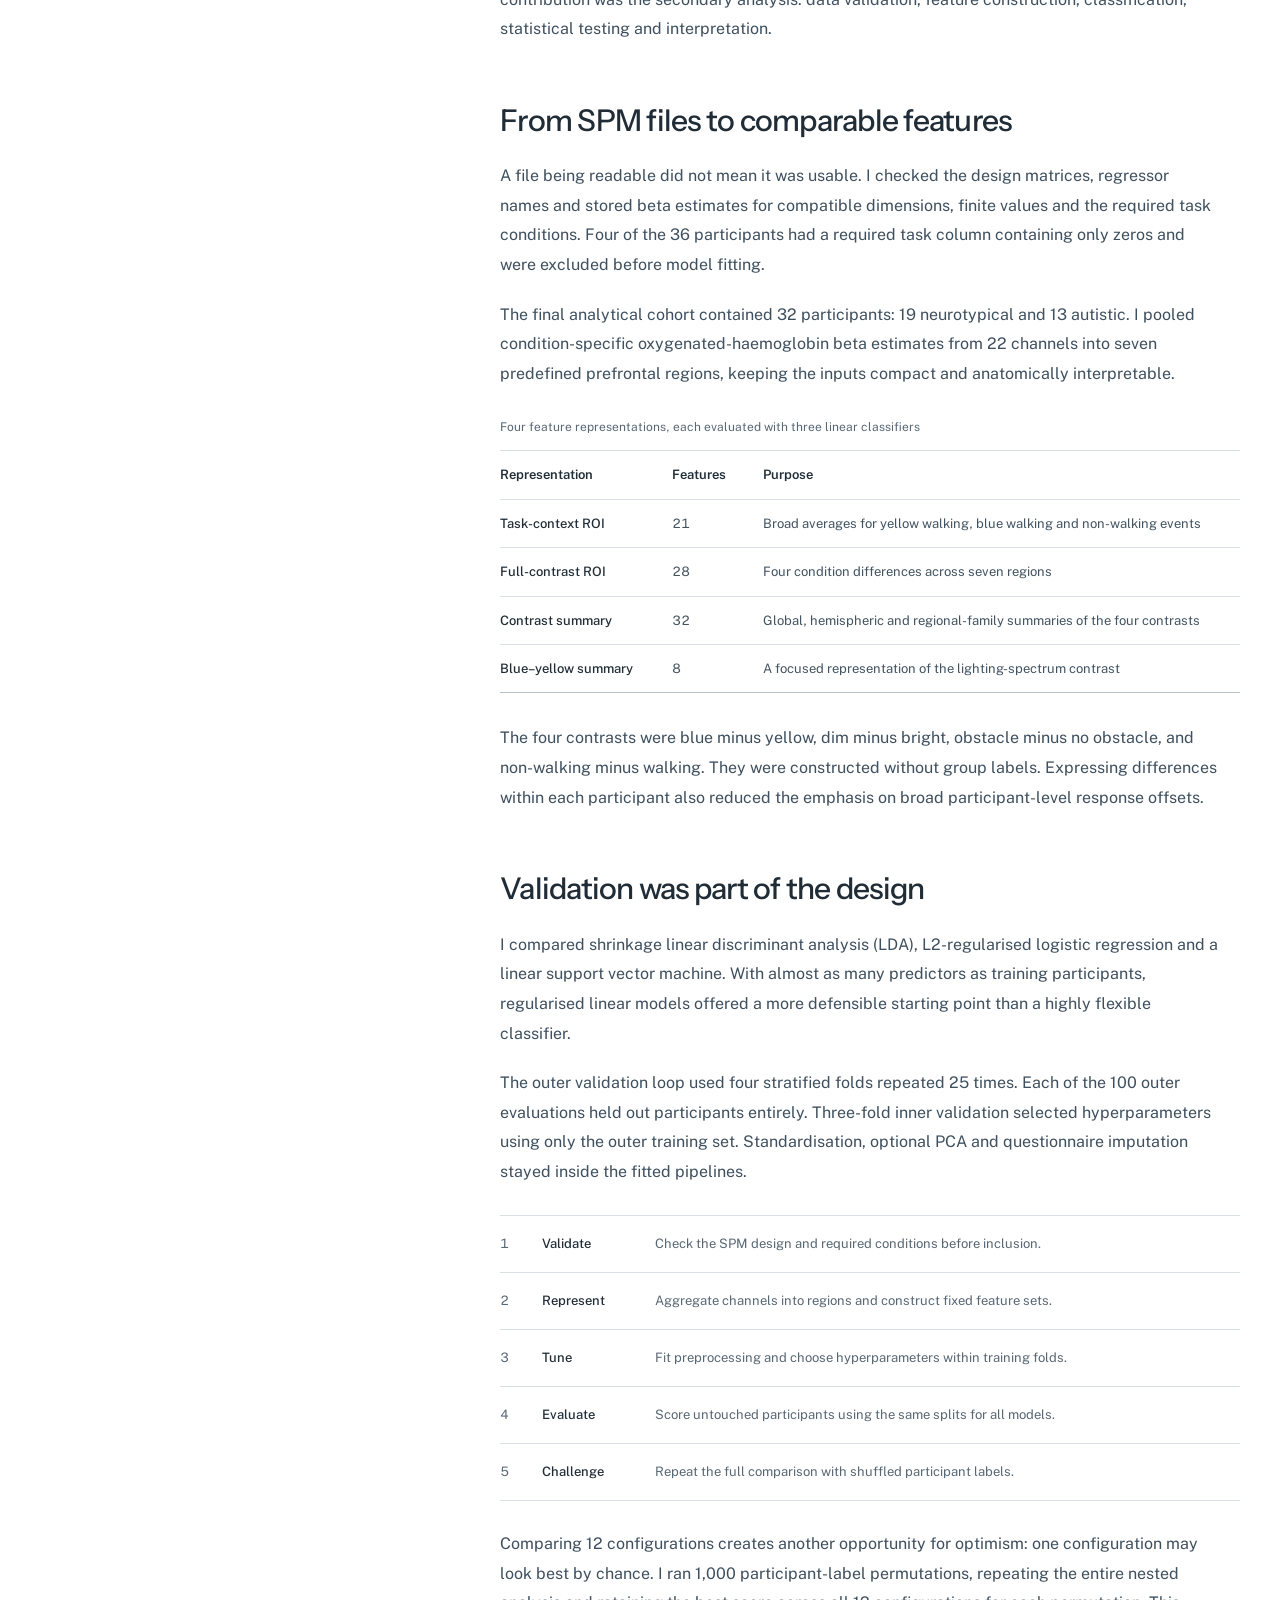
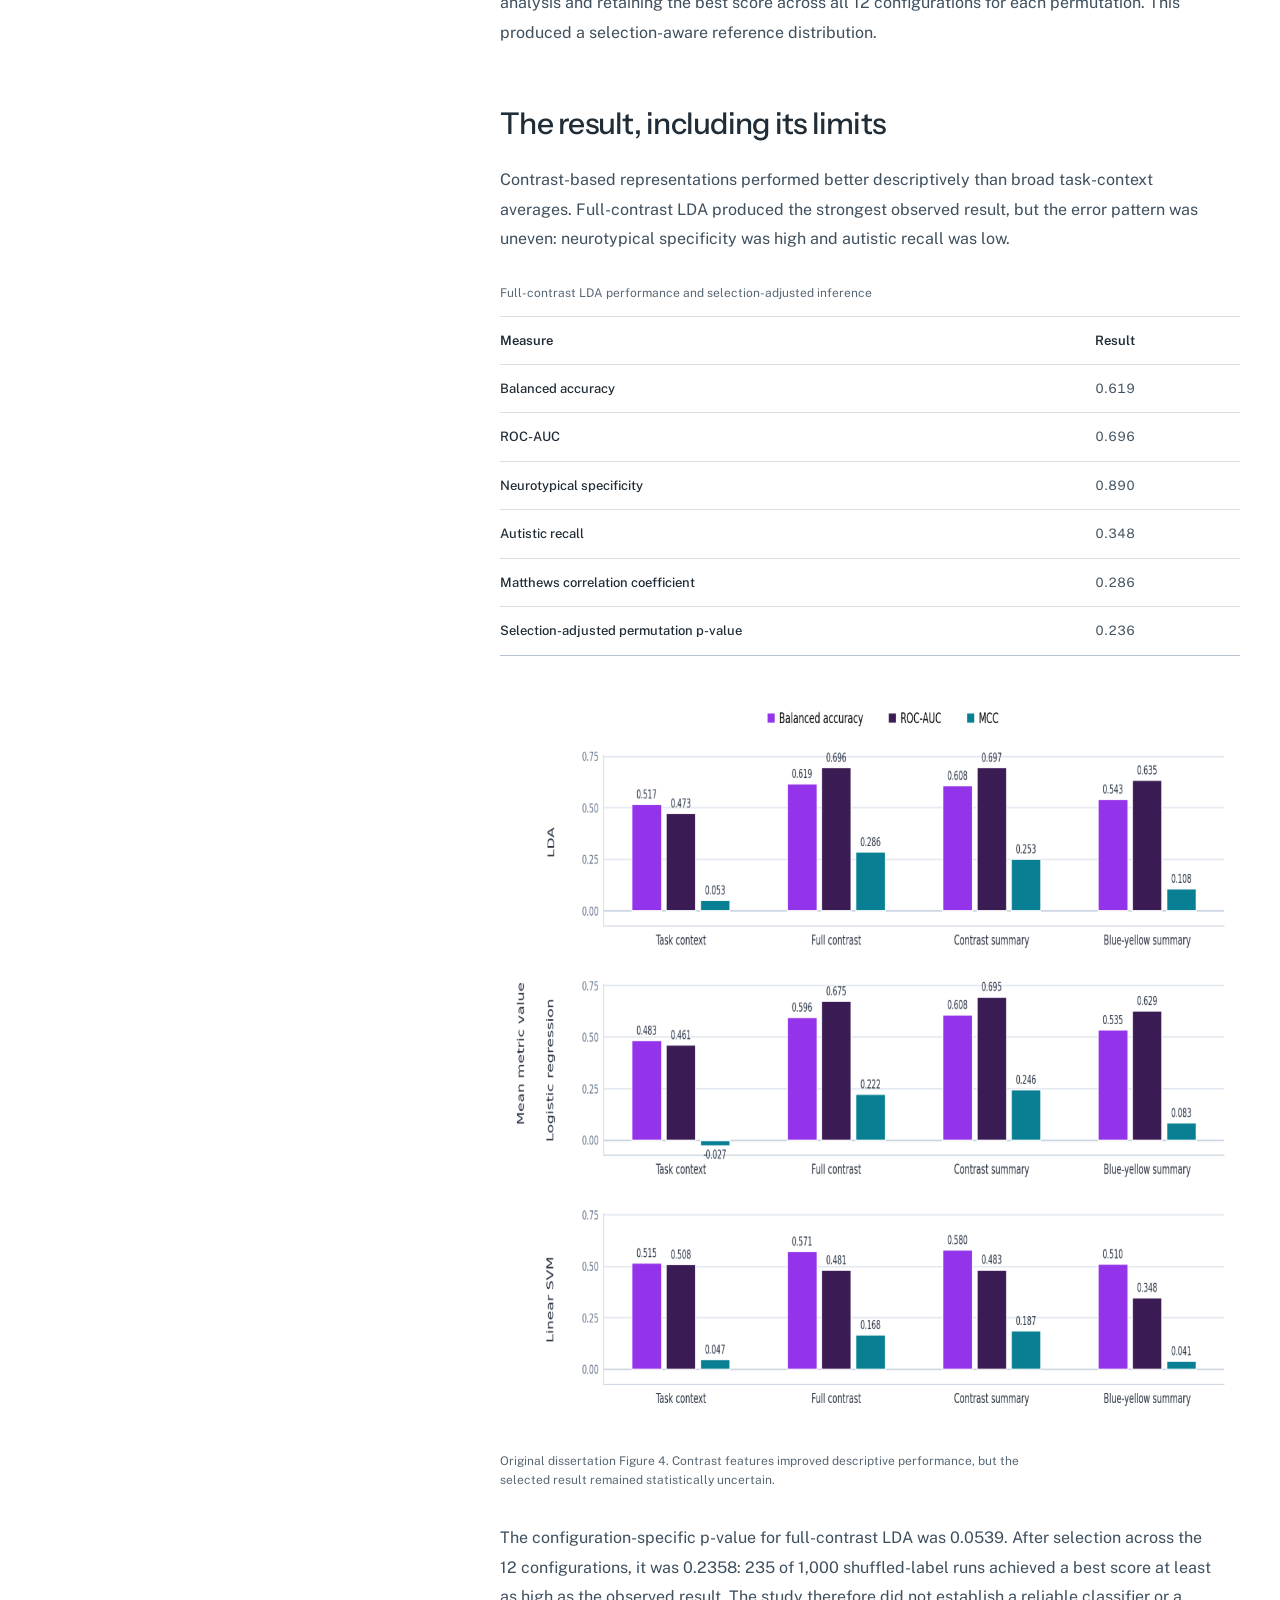
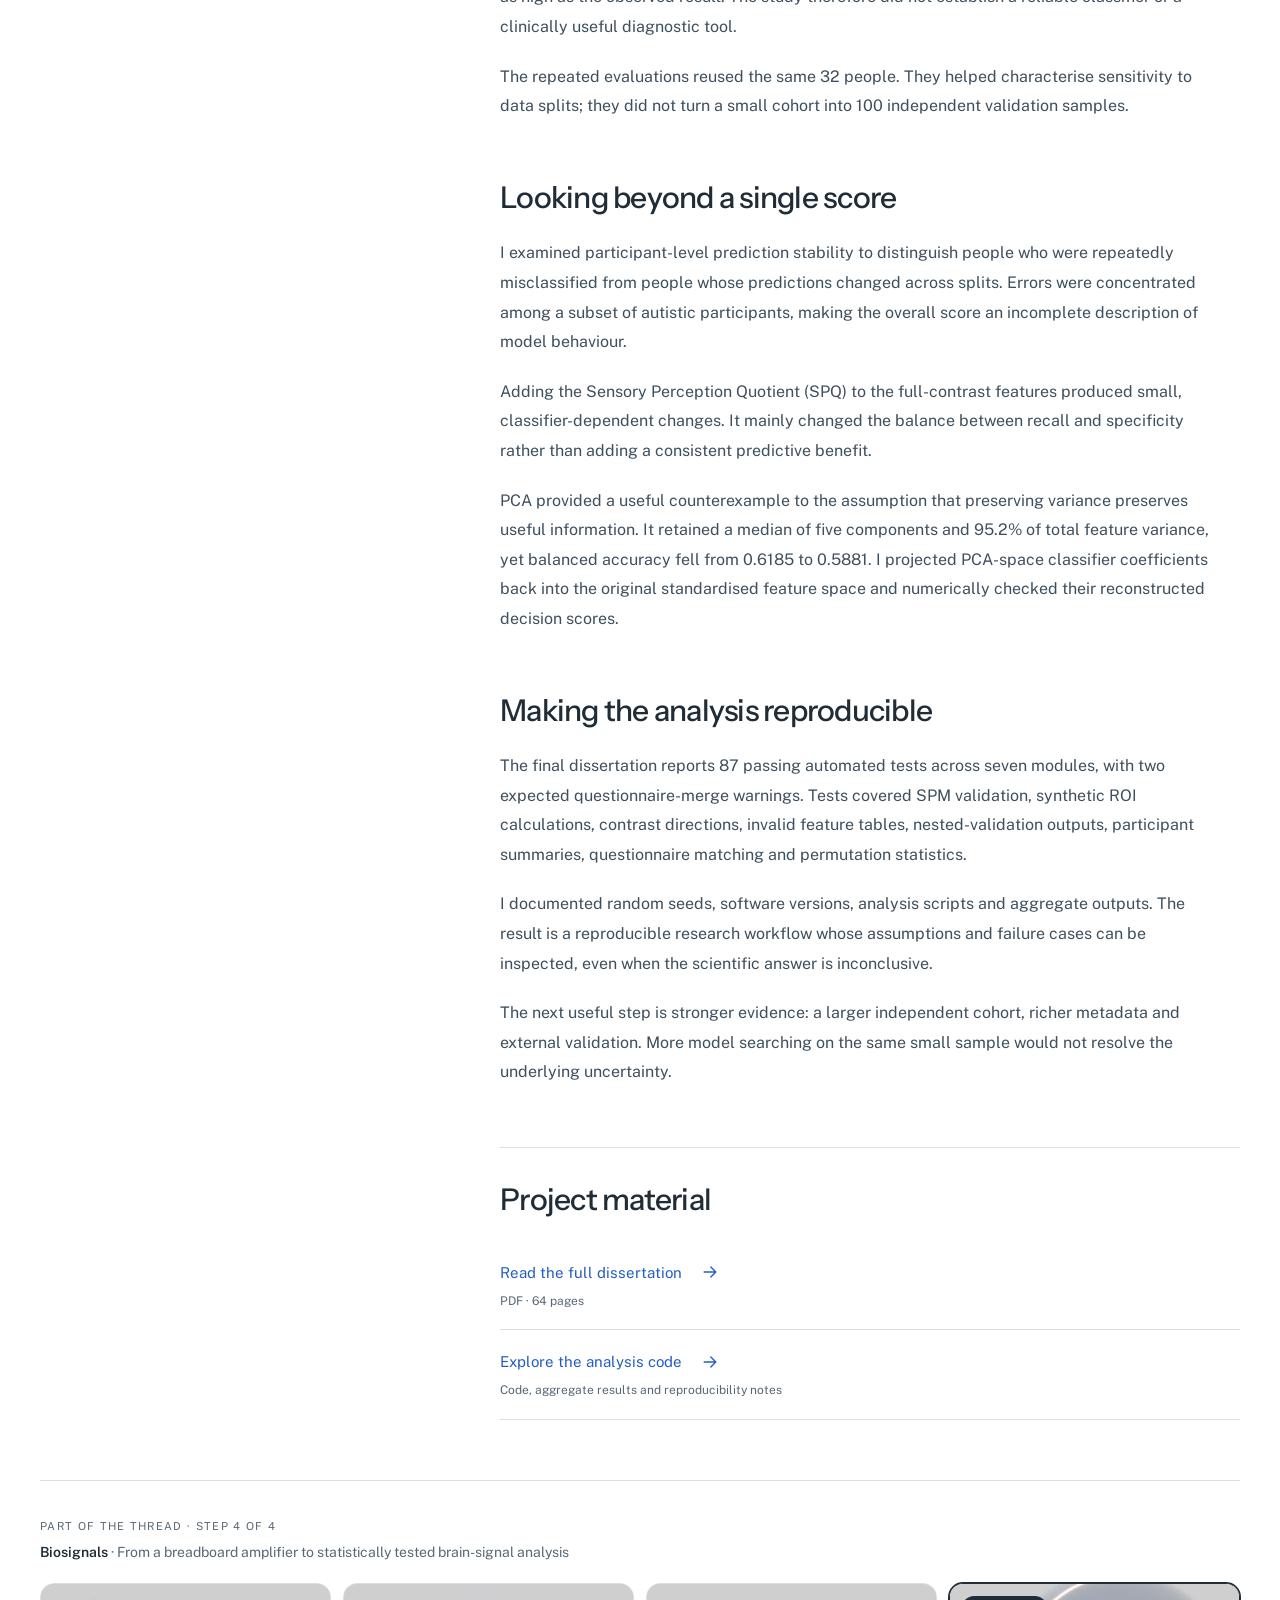
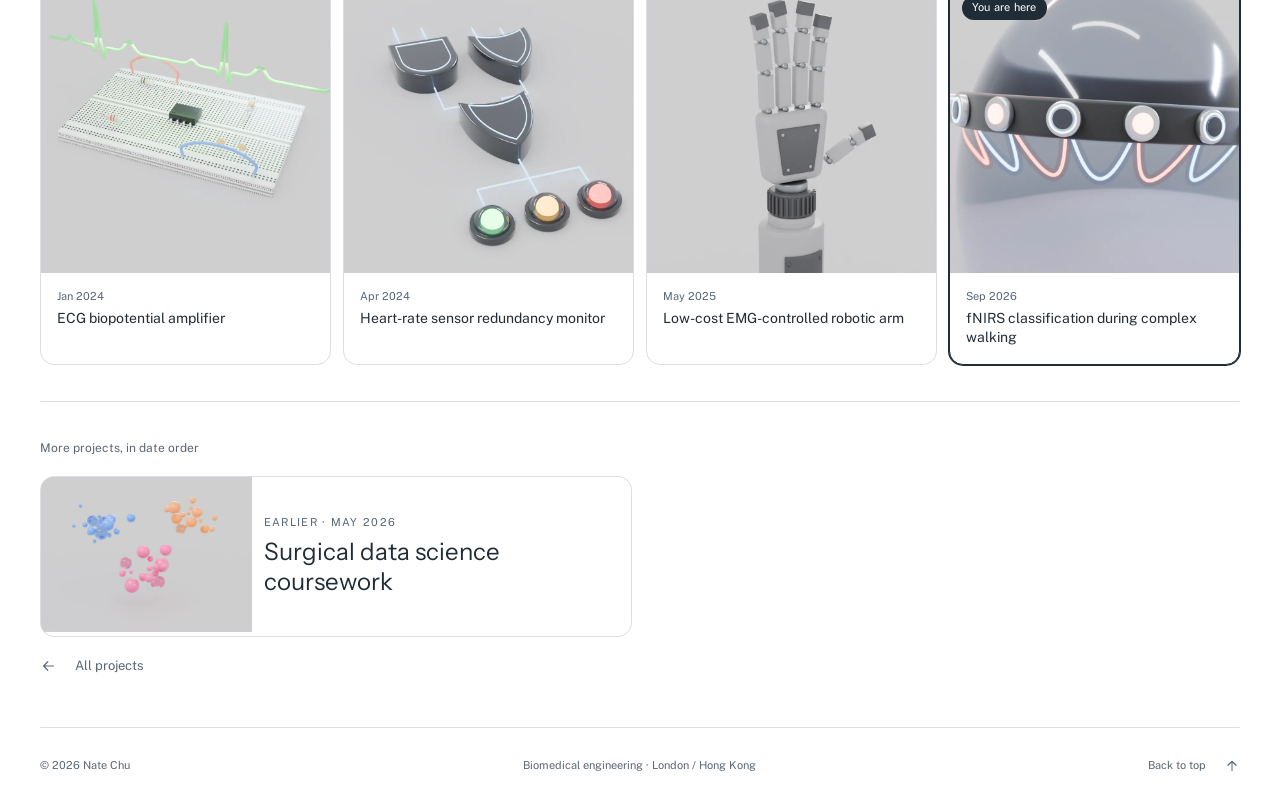
<file: projects/fnirs-classification.html>
<!doctype html><html lang="en"><head><meta charset="utf-8"><meta name="viewport" content="width=device-width,initial-scale=1"><title>fNIRS classification during complex walking | Nate Chu</title><meta name="description" content="A participant-level machine-learning study of prefrontal responses under different lighting and obstacle conditions, with careful validation of what a small dataset can support."><meta name="theme-color" content="#f7f8fa"><link rel="canonical" href="https://lycoda.github.io/projects/fnirs-classification.html"><meta property="og:title" content="fNIRS classification during complex walking | Nate Chu"><meta property="og:description" content="A participant-level machine-learning study of prefrontal responses under different lighting and obstacle conditions, with careful validation of what a small dataset can support."><meta property="og:type" content="website"><meta property="og:image" content="https://lycoda.github.io/images/projects/fnirs.png"><script>if("IntersectionObserver" in window)document.documentElement.classList.add("js")</script><link rel="stylesheet" href="../fonts.css"><link rel="stylesheet" href="../theme.css"><script src="../main.js" defer></script></head>
<body class="case-page" id="top">
<a class="skip-link" href="#main">Skip to content</a><header class="site-header"><div class="header-inner"><a class="brand" href="../index.html#top" aria-label="Nate Chu home"><svg class="brand-mark" viewBox="0 0 40 24" aria-hidden="true"><path d="M1 12h9l4-7 7 15 5-8h13"/></svg><span>Nate Chu<span class="brand-sub">Biomedical engineering</span></span></a><button class="menu-toggle" type="button" aria-expanded="false" aria-controls="site-nav" hidden>Menu</button><nav class="site-nav" id="site-nav" aria-label="Main navigation"><a href="../index.html#about">About</a><a href="../index.html#experience">Experience</a><a href="../index.html#education">Education</a><a href="../index.html#projects">Projects</a><a href="../index.html#contact">Contact</a><a class="nav-cv" href="../Long-Yin-Chu-CV.pdf">CV<span class="visually-hidden"> (PDF)</span></a></nav></div></header>
<main id="main">
<header class="case-header wrap"><a class="back-link" href="../index.html#archive">All projects<svg class="arrow" viewBox="0 0 24 24" aria-hidden="true"><path d="M5 12h14m-6-6 6 6-6 6"/></svg></a><p class="case-kicker">UCL · MSc dissertation · Sep 2026</p><h1>What can walking tell us about the brain?</h1><p class="case-intro">A participant-level machine-learning study of prefrontal responses under different lighting and obstacle conditions, with careful validation of what a small dataset can support.</p><div class="case-meta"><div><span>My role</span><strong>MSc dissertation researcher</strong></div><div><span>Context</span><strong>University College London</strong></div><div><span>Project stage</span><strong>Dissertation submitted · 2026</strong></div></div><div class="read-mode" role="group" aria-label="How much to read"><button type="button" data-mode="full" aria-pressed="true">Full story</button><button type="button" data-mode="tldr" aria-pressed="false">TL;DR</button></div></header>
<section class="tldr wrap" id="tldr" aria-labelledby="tldr-title"><h2 id="tldr-title">TL;DR</h2><div class="tldr-qa"><div><p class="tldr-label">The question</p><p class="tldr-q">Could prefrontal brain signals (fNIRS) tell autistic and neurotypical adults apart during walking tasks?</p></div><div><p class="tldr-label">What I found</p><p class="tldr-a">Not proven. The best model reached 61.9% balanced accuracy, but selection-adjusted testing did not show it beat chance.</p></div></div><div class="tldr-body"><div><p class="tldr-label">What I did</p><p>I built and tested a complete analysis pipeline. The best observed model reached 61.9% balanced accuracy, but selection-adjusted testing did not establish performance above chance.</p><p class="tldr-label">Tools &amp; methods</p><p class="tldr-tools">Python, scikit-learn, SciPy, pandas, pytest, SPM outputs</p></div><div><p class="tldr-label">The full story, in 6 parts</p><ol class="tldr-parts"><li><a href="#question">The research question</a></li><li><a href="#data">From SPM files to comparable features</a></li><li><a href="#validation">Validation was part of the design</a></li><li><a href="#results">The result, including its limits</a></li><li><a href="#extensions">Looking beyond a single score</a></li><li><a href="#engineering">Making the analysis reproducible</a></li></ol></div></div></section>
<div class="case-lead wrap"><figure class="case-image case-image-contain"><img src="../images/projects/fnirs.png" alt="Experimental walking route with lighting and obstacle conditions" width="428" height="319"></figure><div class="case-summary"><h2>At a glance</h2><p>I built and tested a complete analysis pipeline. The best observed model reached 61.9% balanced accuracy, but selection-adjusted testing did not establish performance above chance.</p><dl><dt>Tools &amp; methods</dt><dd>Python, scikit-learn, SciPy, pandas, pytest, SPM outputs</dd></dl></div></div>
<div class="article-layout wrap"><aside class="article-nav"><nav aria-label="On this page"><p>In this project</p><a href="#question">The research question</a><a href="#data">From SPM files to comparable features</a><a href="#validation">Validation was part of the design</a><a href="#results">The result, including its limits</a><a href="#extensions">Looking beyond a single score</a><a href="#engineering">Making the analysis reproducible</a><a href="#sources">Project material</a></nav></aside>
<article class="article-body"><section id="question" class="article-section"><h2>The research question</h2><p>Could prefrontal brain responses recorded during walking distinguish autistic and neurotypical adults? The question moved beyond differences between group averages to ask whether those responses could classify a previously unseen participant.</p><p>I analysed an existing UCL PEARL walking-and-lighting dataset. The original experiment varied blue versus yellow illumination, dim versus bright light, and the presence of obstacles. Functional near-infrared spectroscopy (fNIRS) provided a portable measure of changes in cortical haemoglobin during these tasks.</p><p>My work began with the inherited, first-level SPM outputs. I did not collect the original recordings, repeat raw-signal preprocessing, or refit the original general linear model. My contribution was the secondary analysis: data validation, feature construction, classification, statistical testing and interpretation.</p></section><section id="data" class="article-section"><h2>From SPM files to comparable features</h2><p>A file being readable did not mean it was usable. I checked the design matrices, regressor names and stored beta estimates for compatible dimensions, finite values and the required task conditions. Four of the 36 participants had a required task column containing only zeros and were excluded before model fitting.</p><p>The final analytical cohort contained 32 participants: 19 neurotypical and 13 autistic. I pooled condition-specific oxygenated-haemoglobin beta estimates from 22 channels into seven predefined prefrontal regions, keeping the inputs compact and anatomically interpretable.</p><div class="table-scroll" tabindex="0" role="region" aria-label="Four feature representations, each evaluated with three linear classifiers"><table><caption>Four feature representations, each evaluated with three linear classifiers</caption><thead><tr><th scope="col">Representation</th><th scope="col">Features</th><th scope="col">Purpose</th></tr></thead><tbody><tr><th scope="row">Task-context ROI</th><td>21</td><td>Broad averages for yellow walking, blue walking and non-walking events</td></tr><tr><th scope="row">Full-contrast ROI</th><td>28</td><td>Four condition differences across seven regions</td></tr><tr><th scope="row">Contrast summary</th><td>32</td><td>Global, hemispheric and regional-family summaries of the four contrasts</td></tr><tr><th scope="row">Blue–yellow summary</th><td>8</td><td>A focused representation of the lighting-spectrum contrast</td></tr></tbody></table></div><p>The four contrasts were blue minus yellow, dim minus bright, obstacle minus no obstacle, and non-walking minus walking. They were constructed without group labels. Expressing differences within each participant also reduced the emphasis on broad participant-level response offsets.</p></section><section id="validation" class="article-section"><h2>Validation was part of the design</h2><p>I compared shrinkage linear discriminant analysis (LDA), L2-regularised logistic regression and a linear support vector machine. With almost as many predictors as training participants, regularised linear models offered a more defensible starting point than a highly flexible classifier.</p><p>The outer validation loop used four stratified folds repeated 25 times. Each of the 100 outer evaluations held out participants entirely. Three-fold inner validation selected hyperparameters using only the outer training set. Standardisation, optional PCA and questionnaire imputation stayed inside the fitted pipelines.</p><ol class="workflow"><li><strong>Validate</strong><span>Check the SPM design and required conditions before inclusion.</span></li><li><strong>Represent</strong><span>Aggregate channels into regions and construct fixed feature sets.</span></li><li><strong>Tune</strong><span>Fit preprocessing and choose hyperparameters within training folds.</span></li><li><strong>Evaluate</strong><span>Score untouched participants using the same splits for all models.</span></li><li><strong>Challenge</strong><span>Repeat the full comparison with shuffled participant labels.</span></li></ol><p>Comparing 12 configurations creates another opportunity for optimism: one configuration may look best by chance. I ran 1,000 participant-label permutations, repeating the entire nested analysis and retaining the best score across all 12 configurations for each permutation. This produced a selection-aware reference distribution.</p></section><section id="results" class="article-section"><h2>The result, including its limits</h2><p>Contrast-based representations performed better descriptively than broad task-context averages. Full-contrast LDA produced the strongest observed result, but the error pattern was uneven: neurotypical specificity was high and autistic recall was low.</p><div class="table-scroll" tabindex="0" role="region" aria-label="Full-contrast LDA performance and selection-adjusted inference"><table><caption>Full-contrast LDA performance and selection-adjusted inference</caption><thead><tr><th scope="col">Measure</th><th scope="col">Result</th></tr></thead><tbody><tr><th scope="row">Balanced accuracy</th><td>0.619</td></tr><tr><th scope="row">ROC-AUC</th><td>0.696</td></tr><tr><th scope="row">Neurotypical specificity</th><td>0.890</td></tr><tr><th scope="row">Autistic recall</th><td>0.348</td></tr><tr><th scope="row">Matthews correlation coefficient</th><td>0.286</td></tr><tr><th scope="row">Selection-adjusted permutation p-value</th><td>0.236</td></tr></tbody></table></div><figure class="article-figure"><a href="../images/projects/fnirs-results.png" target="_blank" rel="noreferrer" aria-label="Open figure at full size"><img src="../images/projects/fnirs-results.png" alt="Dissertation Figure 4 comparing balanced accuracy, ROC-AUC and MCC across twelve model configurations" width="1213" height="751" loading="lazy"></a><figcaption>Original dissertation Figure 4. Contrast features improved descriptive performance, but the selected result remained statistically uncertain.</figcaption></figure><p>The configuration-specific p-value for full-contrast LDA was 0.0539. After selection across the 12 configurations, it was 0.2358: 235 of 1,000 shuffled-label runs achieved a best score at least as high as the observed result. The study therefore did not establish a reliable classifier or a clinically useful diagnostic tool.</p><p>The repeated evaluations reused the same 32 people. They helped characterise sensitivity to data splits; they did not turn a small cohort into 100 independent validation samples.</p></section><section id="extensions" class="article-section"><h2>Looking beyond a single score</h2><p>I examined participant-level prediction stability to distinguish people who were repeatedly misclassified from people whose predictions changed across splits. Errors were concentrated among a subset of autistic participants, making the overall score an incomplete description of model behaviour.</p><p>Adding the Sensory Perception Quotient (SPQ) to the full-contrast features produced small, classifier-dependent changes. It mainly changed the balance between recall and specificity rather than adding a consistent predictive benefit.</p><p>PCA provided a useful counterexample to the assumption that preserving variance preserves useful information. It retained a median of five components and 95.2% of total feature variance, yet balanced accuracy fell from 0.6185 to 0.5881. I projected PCA-space classifier coefficients back into the original standardised feature space and numerically checked their reconstructed decision scores.</p></section><section id="engineering" class="article-section"><h2>Making the analysis reproducible</h2><p>The final dissertation reports 87 passing automated tests across seven modules, with two expected questionnaire-merge warnings. Tests covered SPM validation, synthetic ROI calculations, contrast directions, invalid feature tables, nested-validation outputs, participant summaries, questionnaire matching and permutation statistics.</p><p>I documented random seeds, software versions, analysis scripts and aggregate outputs. The result is a reproducible research workflow whose assumptions and failure cases can be inspected, even when the scientific answer is inconclusive.</p><p>The next useful step is stronger evidence: a larger independent cohort, richer metadata and external validation. More model searching on the same small sample would not resolve the underlying uncertainty.</p></section>
<section class="article-section resources" id="sources"><h2>Project material</h2><ul><li><a class="text-link" href="../documents/fnirs-dissertation.pdf">Read the full dissertation<svg class="arrow" viewBox="0 0 24 24" aria-hidden="true"><path d="M5 12h14m-6-6 6 6-6 6"/></svg></a><span>PDF · 64 pages</span></li><li><a class="text-link" href="https://github.com/LyCoda/fnirs-walking-autism-classification" target="_blank" rel="noreferrer">Explore the analysis code<svg class="arrow" viewBox="0 0 24 24" aria-hidden="true"><path d="M5 12h14m-6-6 6 6-6 6"/></svg></a><span>Code, aggregate results and reproducibility notes</span></li></ul></section></article></div>
<nav class="thread-nav wrap" aria-label="Biosignals thread"><p><span>Part of the thread · step 4 of 4</span><strong>Biosignals</strong> · From a breadboard amplifier to statistically tested brain-signal analysis</p><ol><li><a class="has-art" href="ecg-amplifier.html"><span class="tab-art" aria-hidden="true"><img src="../images/cards/ecg-amplifier.webp" alt="" loading="lazy" width="10765" height="40215" style="object-position:50% 40%"><video class="vc-loop" data-src="../videos/cards/ecg-amplifier.mp4" muted loop playsinline preload="none" tabindex="-1" style="object-position:50% 40%"></video></span><span class="tab-text"><span>Jan 2024</span>ECG biopotential amplifier</span></a></li><li><a class="has-art" href="heart-rate-monitor.html"><span class="tab-art" aria-hidden="true"><img src="../images/cards/heart-rate-monitor.webp" alt="" loading="lazy" width="640" height="420" style="object-position:64% 50%"><video class="vc-loop" data-src="../videos/cards/heart-rate-monitor.mp4" muted loop playsinline preload="none" tabindex="-1" style="object-position:64% 50%"></video></span><span class="tab-text"><span>Apr 2024</span>Heart-rate sensor redundancy monitor</span></a></li><li><a class="has-art" href="emg-controlled-robotic-arm.html"><span class="tab-art" aria-hidden="true"><img src="../images/cards/emg-controlled-robotic-arm.webp" alt="" loading="lazy" width="640" height="420" style="object-position:50% 40%"><video class="vc-loop" data-src="../videos/cards/emg-controlled-robotic-arm.mp4" muted loop playsinline preload="none" tabindex="-1" style="object-position:50% 40%"></video></span><span class="tab-text"><span>May 2025</span>Low-cost EMG-controlled robotic arm</span></a></li><li><a class="has-art" href="fnirs-classification.html" aria-current="page"><span class="tab-art" aria-hidden="true"><img src="../images/cards/fnirs-classification.webp" alt="" loading="lazy" width="640" height="420" style="object-position:50% 40%"><video class="vc-loop" data-src="../videos/cards/fnirs-classification.mp4" muted loop playsinline preload="none" tabindex="-1" style="object-position:50% 40%"></video></span><span class="tab-text"><span>Sep 2026</span>fNIRS classification during complex walking</span></a></li></ol></nav>
<nav class="next-project wrap" aria-label="Project navigation"><span>More projects, in date order</span><div class="pager"><a class="pager-link has-art" href="surgical-data-science.html"><span class="tab-art" aria-hidden="true"><img src="../images/cards/surgical-data-science.webp" alt="" loading="lazy" width="640" height="420" style="object-position:50% 40%"><video class="vc-loop" data-src="../videos/cards/surgical-data-science.mp4" muted loop playsinline preload="none" tabindex="-1" style="object-position:50% 40%"></video></span><span class="tab-text"><span>Earlier · May 2026</span>Surgical data science coursework</span></a></div><a class="back-link" href="../index.html#archive">All projects<svg class="arrow" viewBox="0 0 24 24" aria-hidden="true"><path d="M5 12h14m-6-6 6 6-6 6"/></svg></a></nav>
</main>
<footer class="site-footer"><p>© 2026 Nate Chu</p><p>Biomedical engineering · London / Hong Kong</p><a class="text-link" href="#top">Back to top<svg class="arrow" viewBox="0 0 24 24" aria-hidden="true"><path d="M5 12h14m-6-6 6 6-6 6"/></svg></a></footer>
</body></html>
</file>
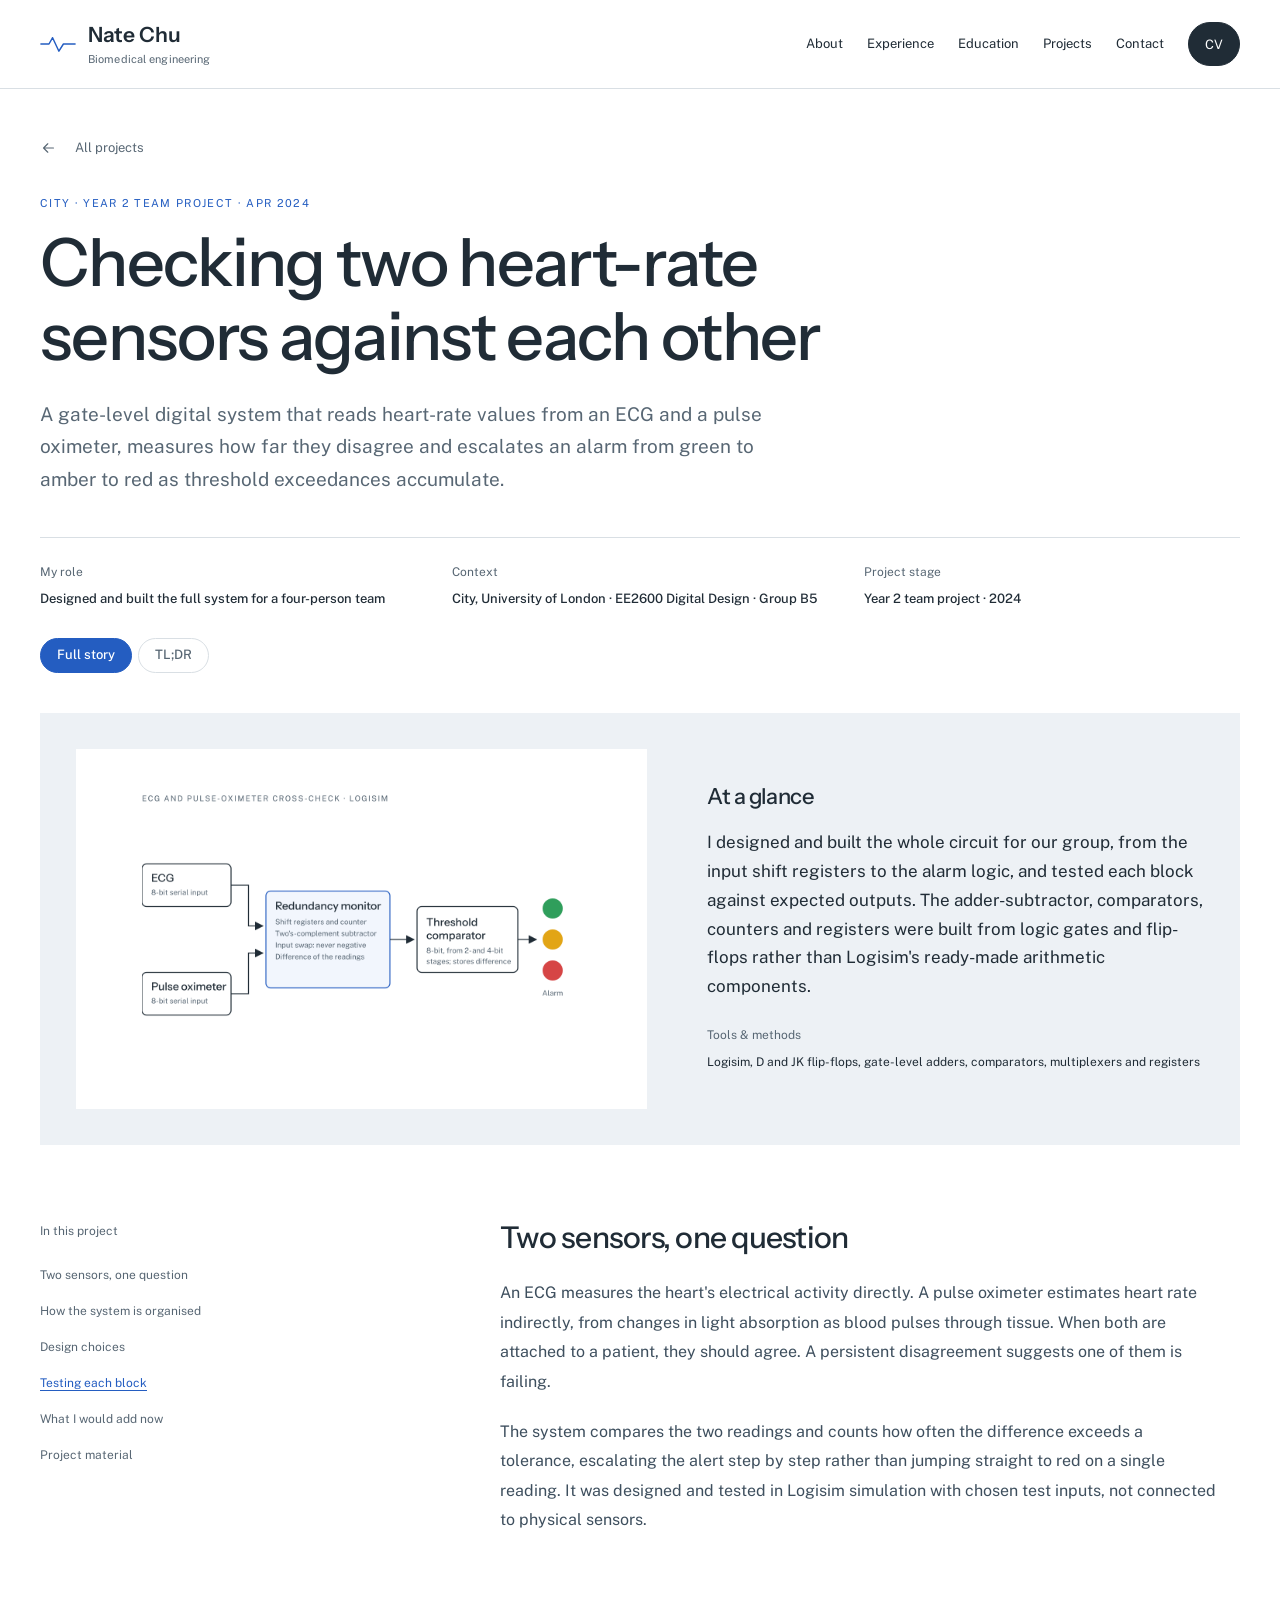
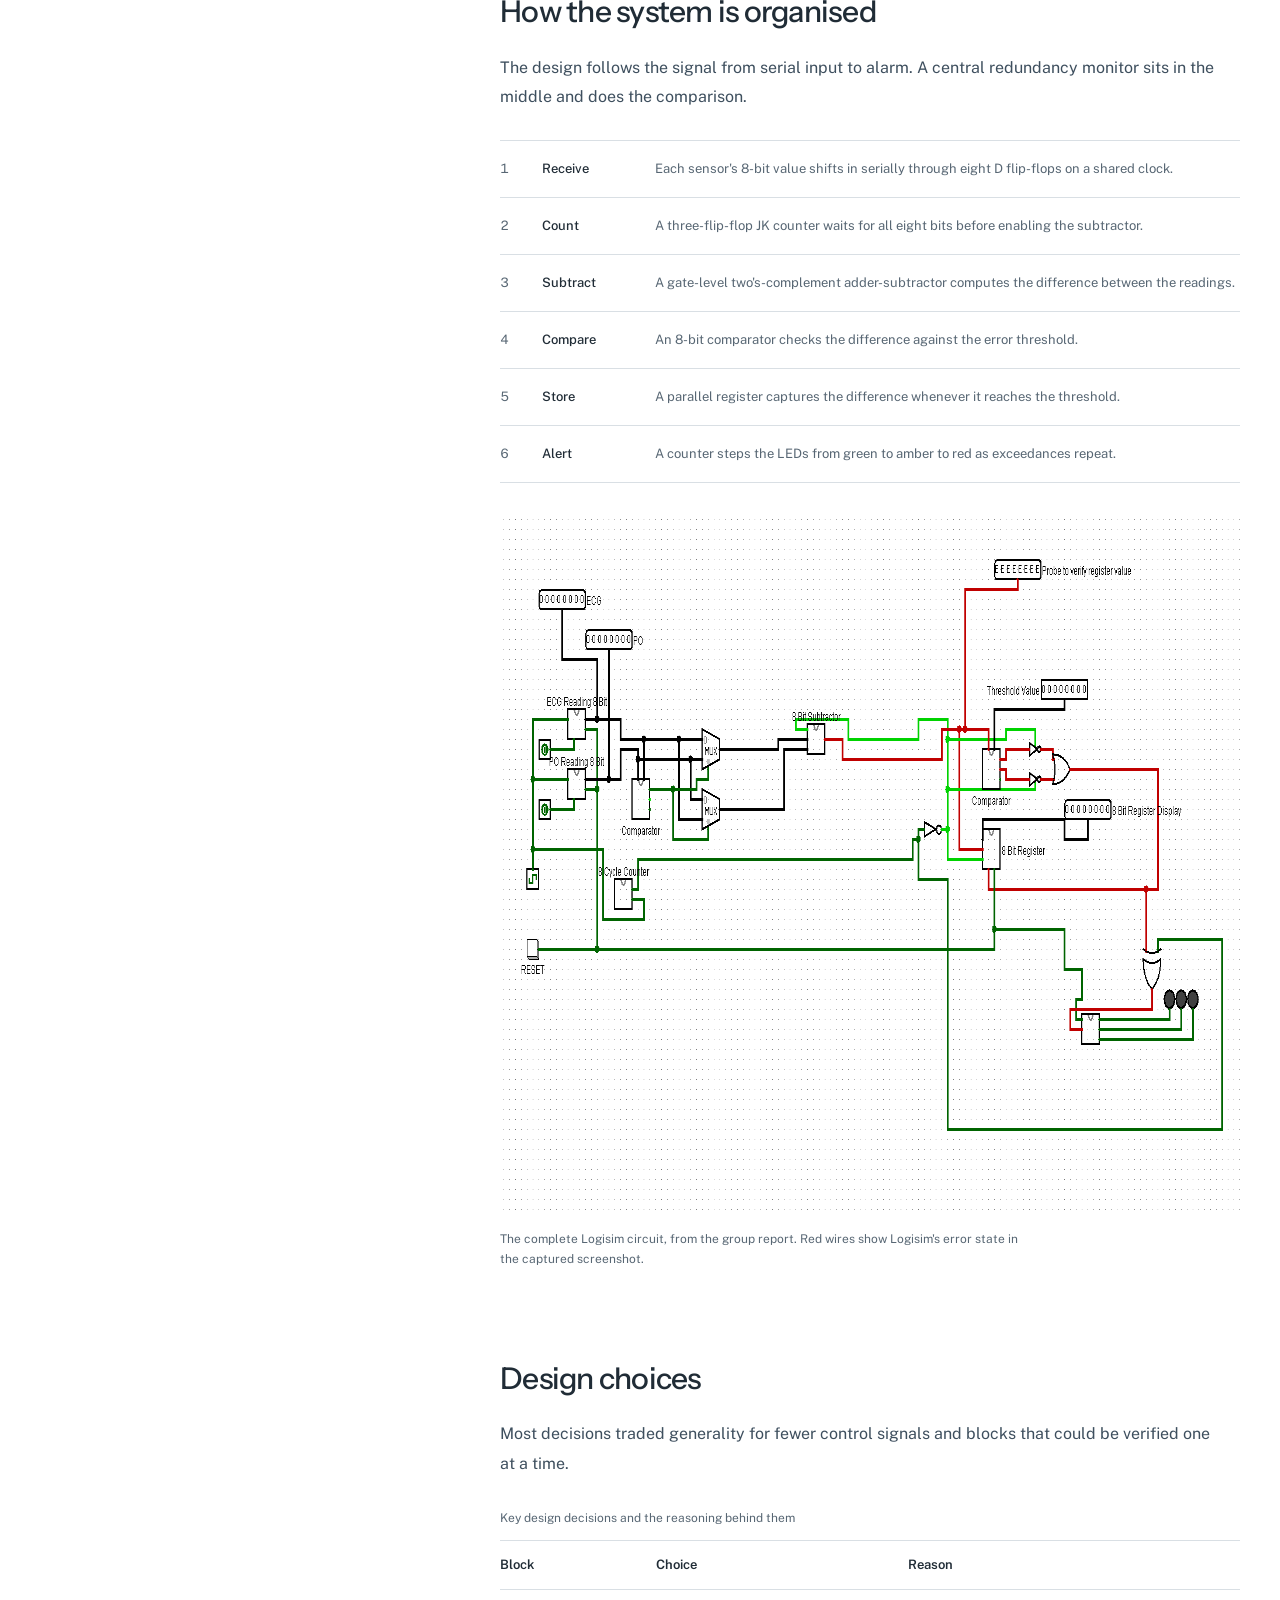
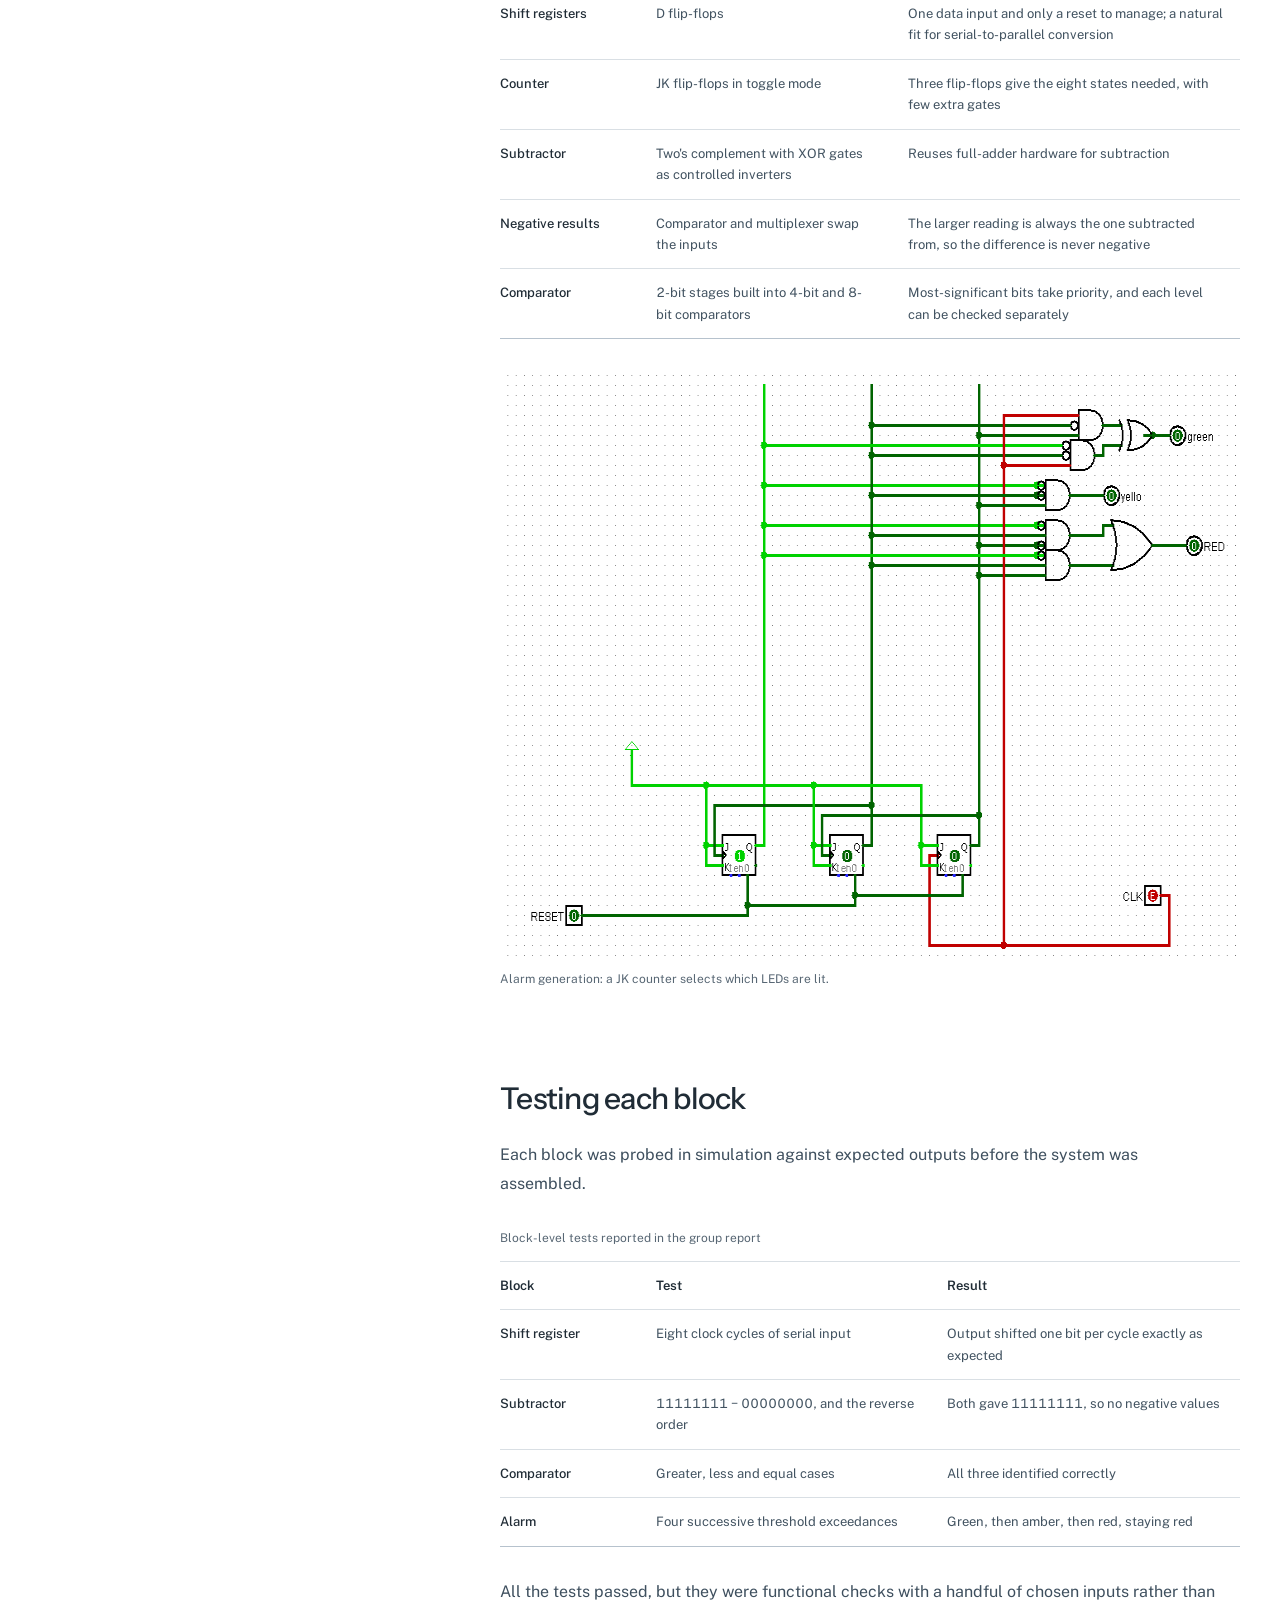
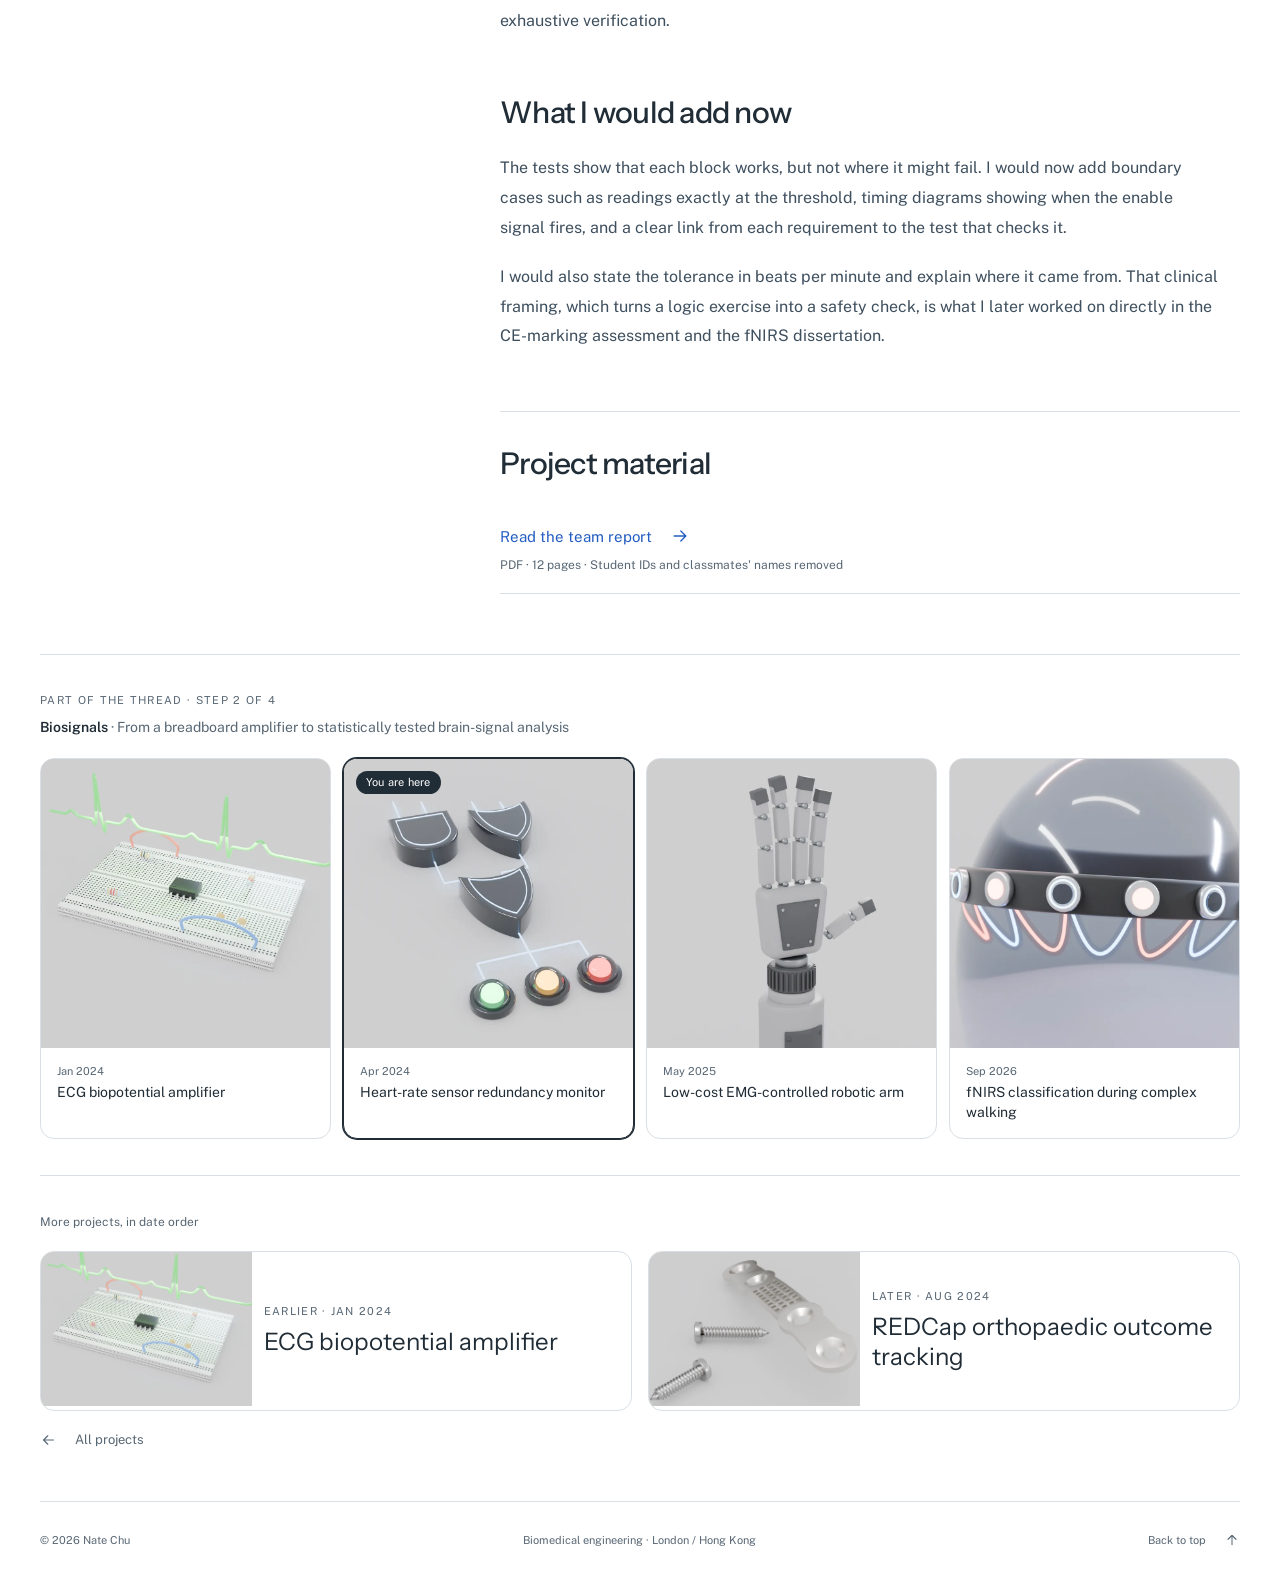
<file: projects/heart-rate-monitor.html>
<!doctype html><html lang="en"><head><meta charset="utf-8"><meta name="viewport" content="width=device-width,initial-scale=1"><title>Heart-rate sensor redundancy monitor | Nate Chu</title><meta name="description" content="A gate-level digital system that reads heart-rate values from an ECG and a pulse oximeter, measures how far they disagree and escalates an alarm from green to amber to red as threshold exceedances accumulate."><meta name="theme-color" content="#f7f8fa"><link rel="canonical" href="https://lycoda.github.io/projects/heart-rate-monitor.html"><meta property="og:title" content="Heart-rate sensor redundancy monitor | Nate Chu"><meta property="og:description" content="A gate-level digital system that reads heart-rate values from an ECG and a pulse oximeter, measures how far they disagree and escalates an alarm from green to amber to red as threshold exceedances accumulate."><meta property="og:type" content="website"><meta property="og:image" content="https://lycoda.github.io/images/projects/heart-rate-monitor-overview.png"><script>if("IntersectionObserver" in window)document.documentElement.classList.add("js")</script><link rel="stylesheet" href="../fonts.css"><link rel="stylesheet" href="../theme.css"><script src="../main.js" defer></script></head>
<body class="case-page" id="top">
<a class="skip-link" href="#main">Skip to content</a><header class="site-header"><div class="header-inner"><a class="brand" href="../index.html#top" aria-label="Nate Chu home"><svg class="brand-mark" viewBox="0 0 40 24" aria-hidden="true"><path d="M1 12h9l4-7 7 15 5-8h13"/></svg><span>Nate Chu<span class="brand-sub">Biomedical engineering</span></span></a><button class="menu-toggle" type="button" aria-expanded="false" aria-controls="site-nav" hidden>Menu</button><nav class="site-nav" id="site-nav" aria-label="Main navigation"><a href="../index.html#about">About</a><a href="../index.html#experience">Experience</a><a href="../index.html#education">Education</a><a href="../index.html#projects">Projects</a><a href="../index.html#contact">Contact</a><a class="nav-cv" href="../Long-Yin-Chu-CV.pdf">CV<span class="visually-hidden"> (PDF)</span></a></nav></div></header>
<main id="main">
<header class="case-header wrap"><a class="back-link" href="../index.html#archive">All projects<svg class="arrow" viewBox="0 0 24 24" aria-hidden="true"><path d="M5 12h14m-6-6 6 6-6 6"/></svg></a><p class="case-kicker">City · Year 2 team project · Apr 2024</p><h1>Checking two heart-rate sensors against each other</h1><p class="case-intro">A gate-level digital system that reads heart-rate values from an ECG and a pulse oximeter, measures how far they disagree and escalates an alarm from green to amber to red as threshold exceedances accumulate.</p><div class="case-meta"><div><span>My role</span><strong>Designed and built the full system for a four-person team</strong></div><div><span>Context</span><strong>City, University of London · EE2600 Digital Design · Group B5</strong></div><div><span>Project stage</span><strong>Year 2 team project · 2024</strong></div></div><div class="read-mode" role="group" aria-label="How much to read"><button type="button" data-mode="full" aria-pressed="true">Full story</button><button type="button" data-mode="tldr" aria-pressed="false">TL;DR</button></div></header>
<section class="tldr wrap" id="tldr" aria-labelledby="tldr-title"><h2 id="tldr-title">TL;DR</h2><div class="tldr-qa"><div><p class="tldr-label">The question</p><p class="tldr-q">Flip the inputs and try each gate. Which one lights up only when A and B disagree?</p></div><div><p class="tldr-label">What I found</p><p class="tldr-a">XOR, short for exclusive OR: it outputs 1 only when its inputs differ. My heart monitor asked the same of two 8-bit heart-rate readings, using XOR gates inside a gate-level subtractor to measure how far the ECG and pulse oximeter disagreed.</p></div></div><div class="tldr-body"><div><p class="tldr-label">What I did</p><p>I designed and built the whole circuit for our group, from the input shift registers to the alarm logic, and tested each block against expected outputs. The adder-subtractor, comparators, counters and registers were built from logic gates and flip-flops rather than Logisim&#x27;s ready-made arithmetic components.</p><p class="tldr-label">Tools &amp; methods</p><p class="tldr-tools">Logisim, D and JK flip-flops, gate-level adders, comparators, multiplexers and registers</p></div><div><p class="tldr-label">The full story, in 5 parts</p><ol class="tldr-parts"><li><a href="#problem">Two sensors, one question</a></li><li><a href="#architecture">How the system is organised</a></li><li><a href="#decisions">Design choices</a></li><li><a href="#testing">Testing each block</a></li><li><a href="#reflection">What I would add now</a></li></ol></div></div></section>
<div class="case-lead wrap"><figure class="case-image case-image-contain"><img src="../images/projects/heart-rate-monitor-overview.png" alt="Block diagram: ECG and pulse-oximeter inputs feed a redundancy monitor, then a threshold comparator, then green, amber and red alarm lights" width="1280" height="826"></figure><div class="case-summary"><h2>At a glance</h2><p>I designed and built the whole circuit for our group, from the input shift registers to the alarm logic, and tested each block against expected outputs. The adder-subtractor, comparators, counters and registers were built from logic gates and flip-flops rather than Logisim&#x27;s ready-made arithmetic components.</p><dl><dt>Tools &amp; methods</dt><dd>Logisim, D and JK flip-flops, gate-level adders, comparators, multiplexers and registers</dd></dl></div></div>
<div class="article-layout wrap"><aside class="article-nav"><nav aria-label="On this page"><p>In this project</p><a href="#problem">Two sensors, one question</a><a href="#architecture">How the system is organised</a><a href="#decisions">Design choices</a><a href="#testing">Testing each block</a><a href="#reflection">What I would add now</a><a href="#sources">Project material</a></nav></aside>
<article class="article-body"><section id="problem" class="article-section"><h2>Two sensors, one question</h2><p>An ECG measures the heart&#x27;s electrical activity directly. A pulse oximeter estimates heart rate indirectly, from changes in light absorption as blood pulses through tissue. When both are attached to a patient, they should agree. A persistent disagreement suggests one of them is failing.</p><p>The system compares the two readings and counts how often the difference exceeds a tolerance, escalating the alert step by step rather than jumping straight to red on a single reading. It was designed and tested in Logisim simulation with chosen test inputs, not connected to physical sensors.</p></section><section id="architecture" class="article-section"><h2>How the system is organised</h2><p>The design follows the signal from serial input to alarm. A central redundancy monitor sits in the middle and does the comparison.</p><ol class="workflow"><li><strong>Receive</strong><span>Each sensor&#x27;s 8-bit value shifts in serially through eight D flip-flops on a shared clock.</span></li><li><strong>Count</strong><span>A three-flip-flop JK counter waits for all eight bits before enabling the subtractor.</span></li><li><strong>Subtract</strong><span>A gate-level two&#x27;s-complement adder-subtractor computes the difference between the readings.</span></li><li><strong>Compare</strong><span>An 8-bit comparator checks the difference against the error threshold.</span></li><li><strong>Store</strong><span>A parallel register captures the difference whenever it reaches the threshold.</span></li><li><strong>Alert</strong><span>A counter steps the LEDs from green to amber to red as exceedances repeat.</span></li></ol><figure class="article-figure"><a href="../images/projects/heart-rate-monitor-system.png" target="_blank" rel="noreferrer" aria-label="Open figure at full size"><img src="../images/projects/heart-rate-monitor-system.png" alt="Full Logisim circuit connecting shift registers, subtractor, comparator, register and LED alarm" width="1267" height="702" loading="lazy"></a><figcaption>The complete Logisim circuit, from the group report. Red wires show Logisim&#x27;s error state in the captured screenshot.</figcaption></figure></section><section id="decisions" class="article-section"><h2>Design choices</h2><p>Most decisions traded generality for fewer control signals and blocks that could be verified one at a time.</p><div class="table-scroll" tabindex="0" role="region" aria-label="Key design decisions and the reasoning behind them"><table><caption>Key design decisions and the reasoning behind them</caption><thead><tr><th scope="col">Block</th><th scope="col">Choice</th><th scope="col">Reason</th></tr></thead><tbody><tr><th scope="row">Shift registers</th><td>D flip-flops</td><td>One data input and only a reset to manage; a natural fit for serial-to-parallel conversion</td></tr><tr><th scope="row">Counter</th><td>JK flip-flops in toggle mode</td><td>Three flip-flops give the eight states needed, with few extra gates</td></tr><tr><th scope="row">Subtractor</th><td>Two&#x27;s complement with XOR gates as controlled inverters</td><td>Reuses full-adder hardware for subtraction</td></tr><tr><th scope="row">Negative results</th><td>Comparator and multiplexer swap the inputs</td><td>The larger reading is always the one subtracted from, so the difference is never negative</td></tr><tr><th scope="row">Comparator</th><td>2-bit stages built into 4-bit and 8-bit comparators</td><td>Most-significant bits take priority, and each level can be checked separately</td></tr></tbody></table></div><figure class="article-figure"><a href="../images/projects/heart-rate-monitor-alarm.png" target="_blank" rel="noreferrer" aria-label="Open figure at full size"><img src="../images/projects/heart-rate-monitor-alarm.png" alt="Logisim schematic of the JK flip-flop alarm counter driving green, yellow and red outputs" width="895" height="586" loading="lazy"></a><figcaption>Alarm generation: a JK counter selects which LEDs are lit.</figcaption></figure></section><section id="testing" class="article-section"><h2>Testing each block</h2><p>Each block was probed in simulation against expected outputs before the system was assembled.</p><div class="table-scroll" tabindex="0" role="region" aria-label="Block-level tests reported in the group report"><table><caption>Block-level tests reported in the group report</caption><thead><tr><th scope="col">Block</th><th scope="col">Test</th><th scope="col">Result</th></tr></thead><tbody><tr><th scope="row">Shift register</th><td>Eight clock cycles of serial input</td><td>Output shifted one bit per cycle exactly as expected</td></tr><tr><th scope="row">Subtractor</th><td>11111111 − 00000000, and the reverse order</td><td>Both gave 11111111, so no negative values</td></tr><tr><th scope="row">Comparator</th><td>Greater, less and equal cases</td><td>All three identified correctly</td></tr><tr><th scope="row">Alarm</th><td>Four successive threshold exceedances</td><td>Green, then amber, then red, staying red</td></tr></tbody></table></div><p>All the tests passed, but they were functional checks with a handful of chosen inputs rather than exhaustive verification.</p></section><section id="reflection" class="article-section"><h2>What I would add now</h2><p>The tests show that each block works, but not where it might fail. I would now add boundary cases such as readings exactly at the threshold, timing diagrams showing when the enable signal fires, and a clear link from each requirement to the test that checks it.</p><p>I would also state the tolerance in beats per minute and explain where it came from. That clinical framing, which turns a logic exercise into a safety check, is what I later worked on directly in the CE-marking assessment and the fNIRS dissertation.</p></section>
<section class="article-section resources" id="sources"><h2>Project material</h2><ul><li><a class="text-link" href="../documents/heart-rate-monitor-report.pdf">Read the team report<svg class="arrow" viewBox="0 0 24 24" aria-hidden="true"><path d="M5 12h14m-6-6 6 6-6 6"/></svg></a><span>PDF · 12 pages · Student IDs and classmates&#x27; names removed</span></li></ul></section></article></div>
<nav class="thread-nav wrap" aria-label="Biosignals thread"><p><span>Part of the thread · step 2 of 4</span><strong>Biosignals</strong> · From a breadboard amplifier to statistically tested brain-signal analysis</p><ol><li><a class="has-art" href="ecg-amplifier.html"><span class="tab-art" aria-hidden="true"><img src="../images/cards/ecg-amplifier.webp" alt="" loading="lazy" width="10765" height="40215" style="object-position:50% 40%"><video class="vc-loop" data-src="../videos/cards/ecg-amplifier.mp4" muted loop playsinline preload="none" tabindex="-1" style="object-position:50% 40%"></video></span><span class="tab-text"><span>Jan 2024</span>ECG biopotential amplifier</span></a></li><li><a class="has-art" href="heart-rate-monitor.html" aria-current="page"><span class="tab-art" aria-hidden="true"><img src="../images/cards/heart-rate-monitor.webp" alt="" loading="lazy" width="640" height="420" style="object-position:64% 50%"><video class="vc-loop" data-src="../videos/cards/heart-rate-monitor.mp4" muted loop playsinline preload="none" tabindex="-1" style="object-position:64% 50%"></video></span><span class="tab-text"><span>Apr 2024</span>Heart-rate sensor redundancy monitor</span></a></li><li><a class="has-art" href="emg-controlled-robotic-arm.html"><span class="tab-art" aria-hidden="true"><img src="../images/cards/emg-controlled-robotic-arm.webp" alt="" loading="lazy" width="640" height="420" style="object-position:50% 40%"><video class="vc-loop" data-src="../videos/cards/emg-controlled-robotic-arm.mp4" muted loop playsinline preload="none" tabindex="-1" style="object-position:50% 40%"></video></span><span class="tab-text"><span>May 2025</span>Low-cost EMG-controlled robotic arm</span></a></li><li><a class="has-art" href="fnirs-classification.html"><span class="tab-art" aria-hidden="true"><img src="../images/cards/fnirs-classification.webp" alt="" loading="lazy" width="640" height="420" style="object-position:50% 40%"><video class="vc-loop" data-src="../videos/cards/fnirs-classification.mp4" muted loop playsinline preload="none" tabindex="-1" style="object-position:50% 40%"></video></span><span class="tab-text"><span>Sep 2026</span>fNIRS classification during complex walking</span></a></li></ol></nav>
<nav class="next-project wrap" aria-label="Project navigation"><span>More projects, in date order</span><div class="pager"><a class="pager-link has-art" href="ecg-amplifier.html"><span class="tab-art" aria-hidden="true"><img src="../images/cards/ecg-amplifier.webp" alt="" loading="lazy" width="10765" height="40215" style="object-position:50% 40%"><video class="vc-loop" data-src="../videos/cards/ecg-amplifier.mp4" muted loop playsinline preload="none" tabindex="-1" style="object-position:50% 40%"></video></span><span class="tab-text"><span>Earlier · Jan 2024</span>ECG biopotential amplifier</span></a><a class="pager-link pager-next has-art" href="redcap-feedback-workflow.html"><span class="tab-art" aria-hidden="true"><img src="../images/cards/redcap-feedback-workflow.webp" alt="" loading="lazy" width="640" height="420" style="object-position:58% 50%"><video class="vc-loop" data-src="../videos/cards/redcap-feedback-workflow.mp4" muted loop playsinline preload="none" tabindex="-1" style="object-position:58% 50%"></video></span><span class="tab-text"><span>Later · Aug 2024</span>REDCap orthopaedic outcome tracking</span></a></div><a class="back-link" href="../index.html#archive">All projects<svg class="arrow" viewBox="0 0 24 24" aria-hidden="true"><path d="M5 12h14m-6-6 6 6-6 6"/></svg></a></nav>
</main>
<footer class="site-footer"><p>© 2026 Nate Chu</p><p>Biomedical engineering · London / Hong Kong</p><a class="text-link" href="#top">Back to top<svg class="arrow" viewBox="0 0 24 24" aria-hidden="true"><path d="M5 12h14m-6-6 6 6-6 6"/></svg></a></footer>
</body></html>
</file>
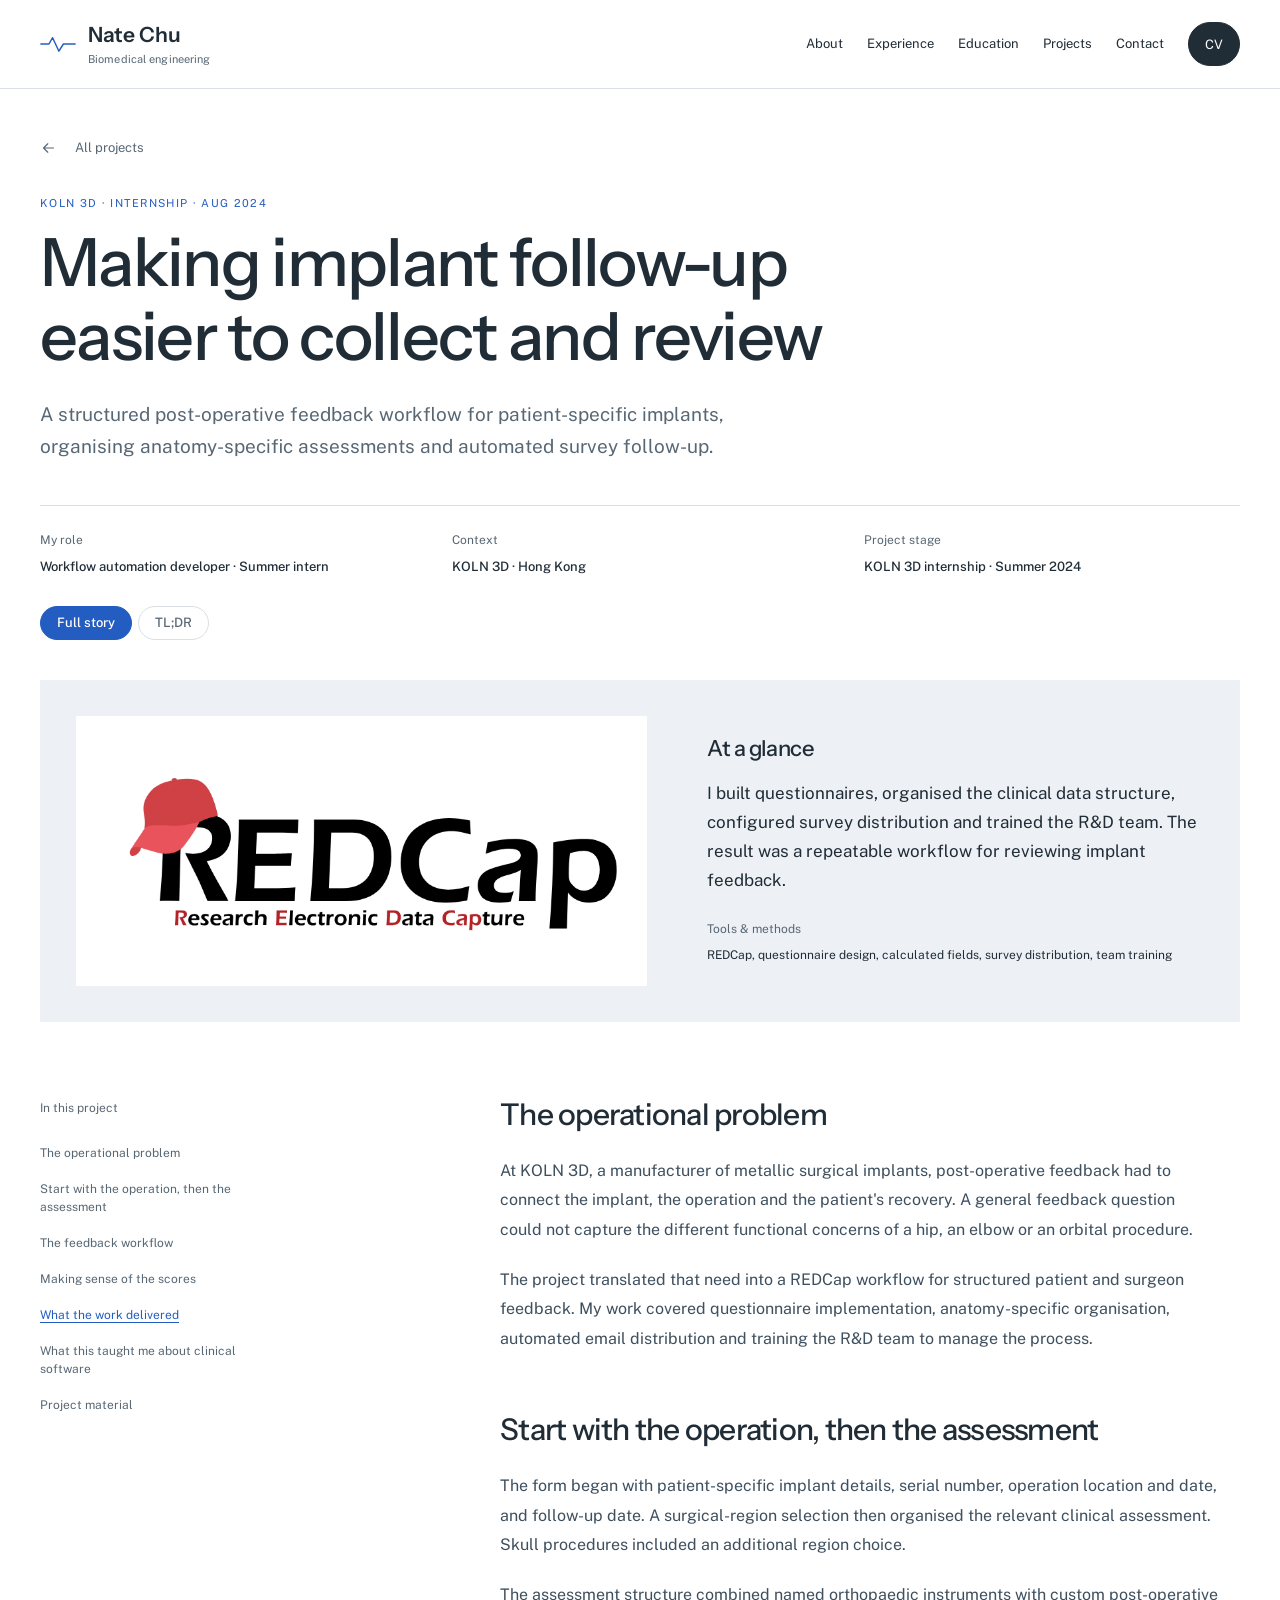
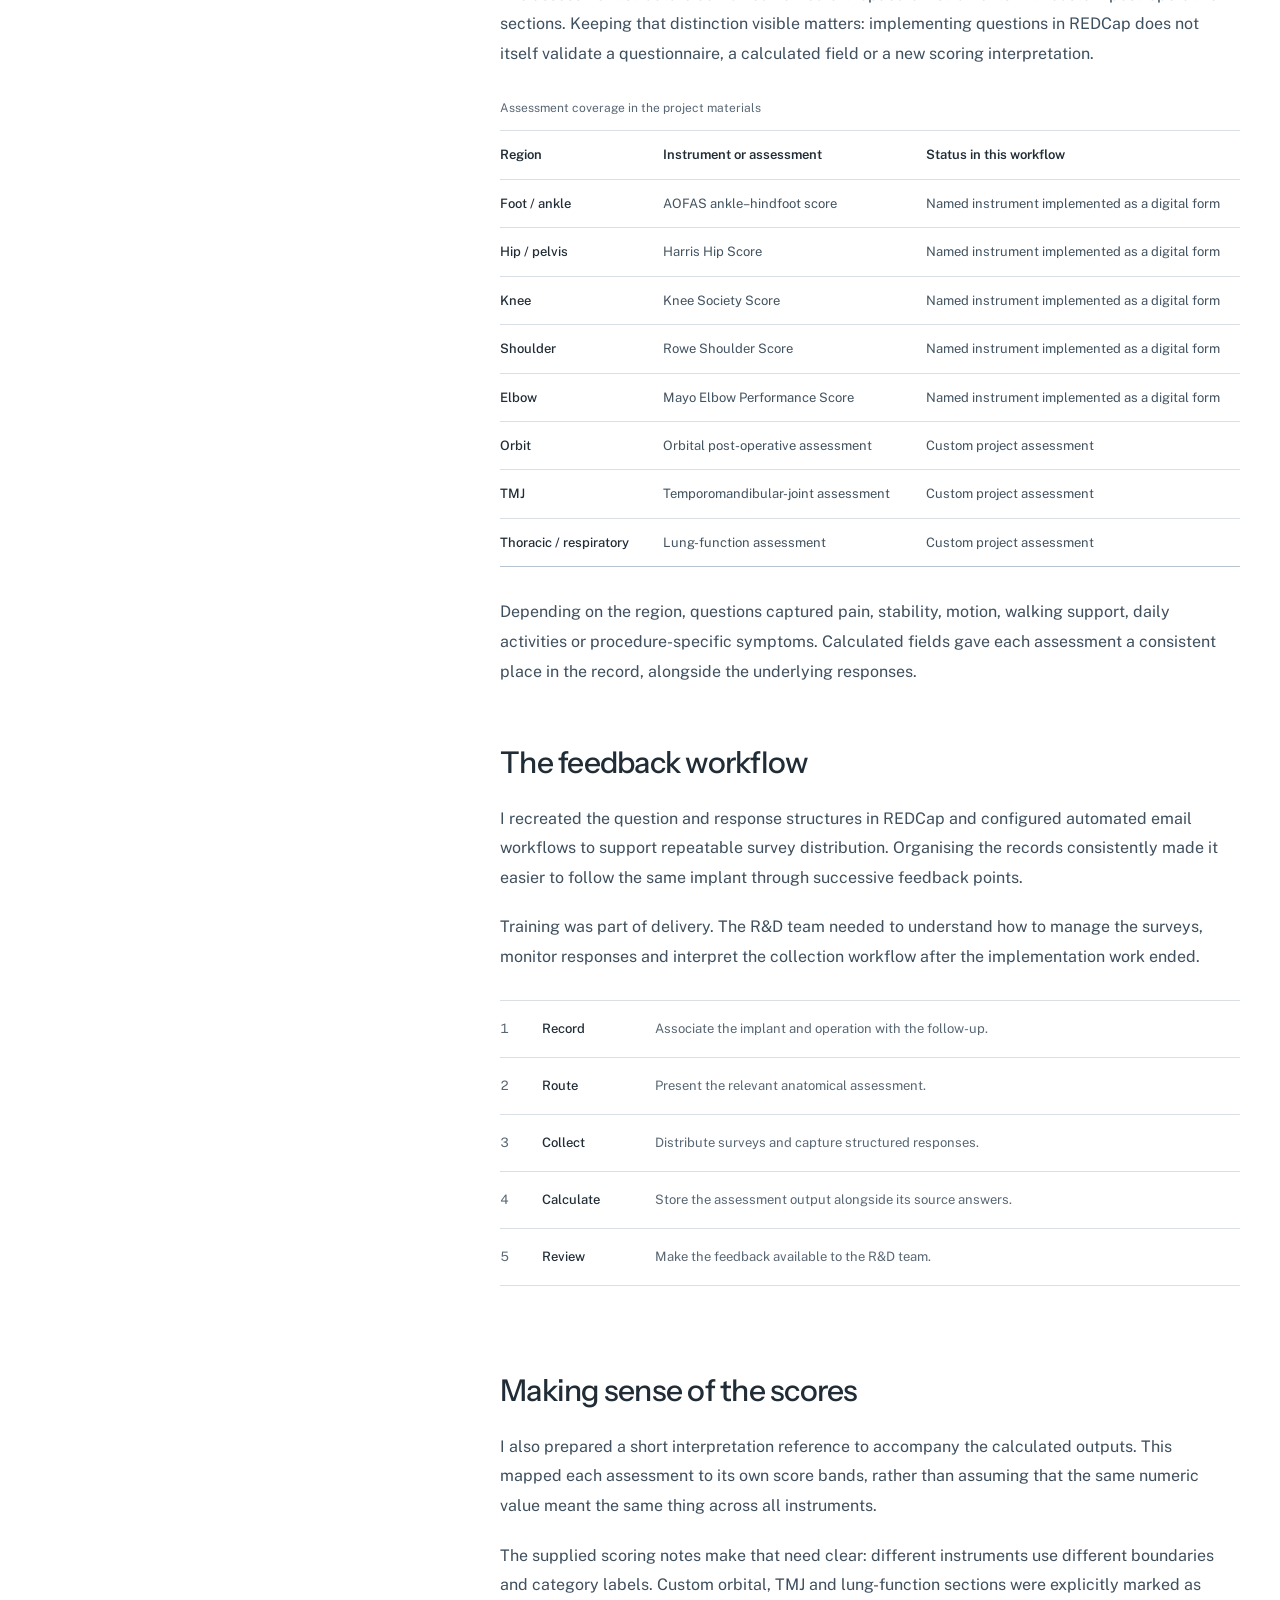
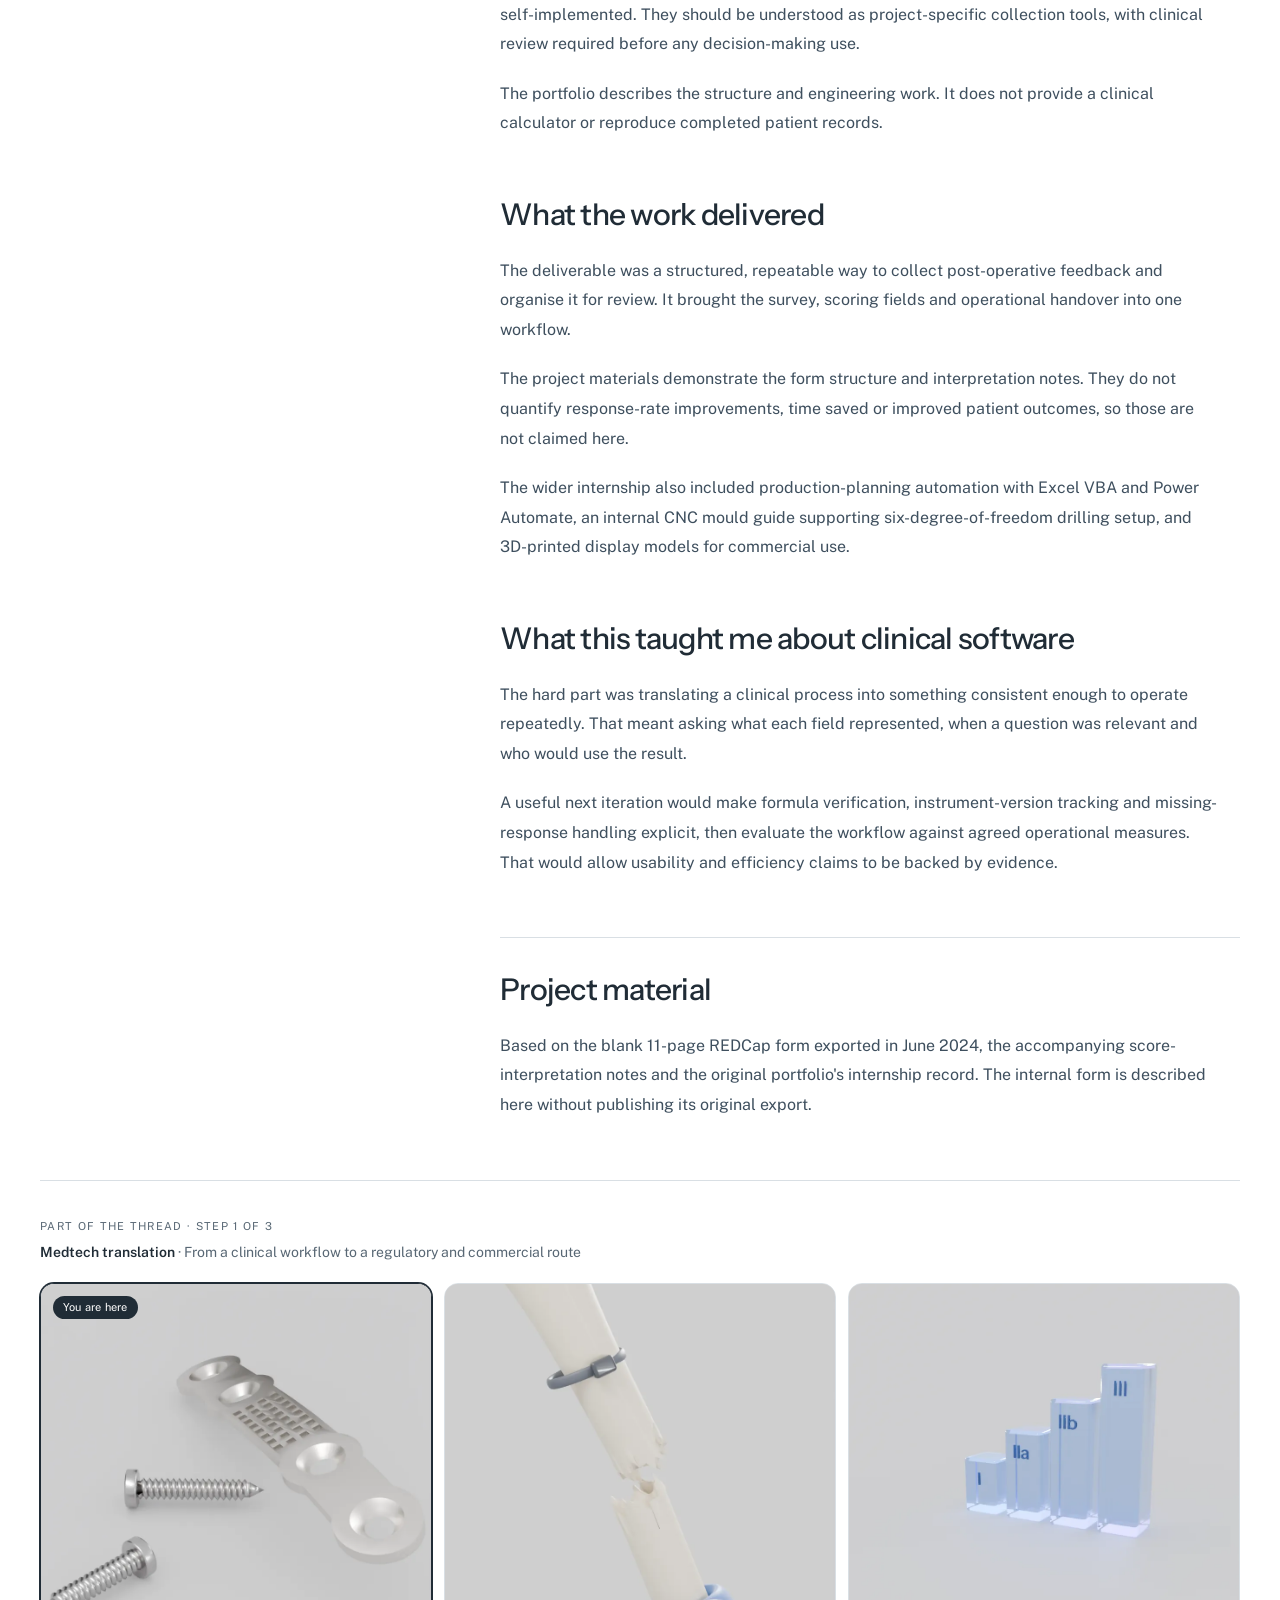
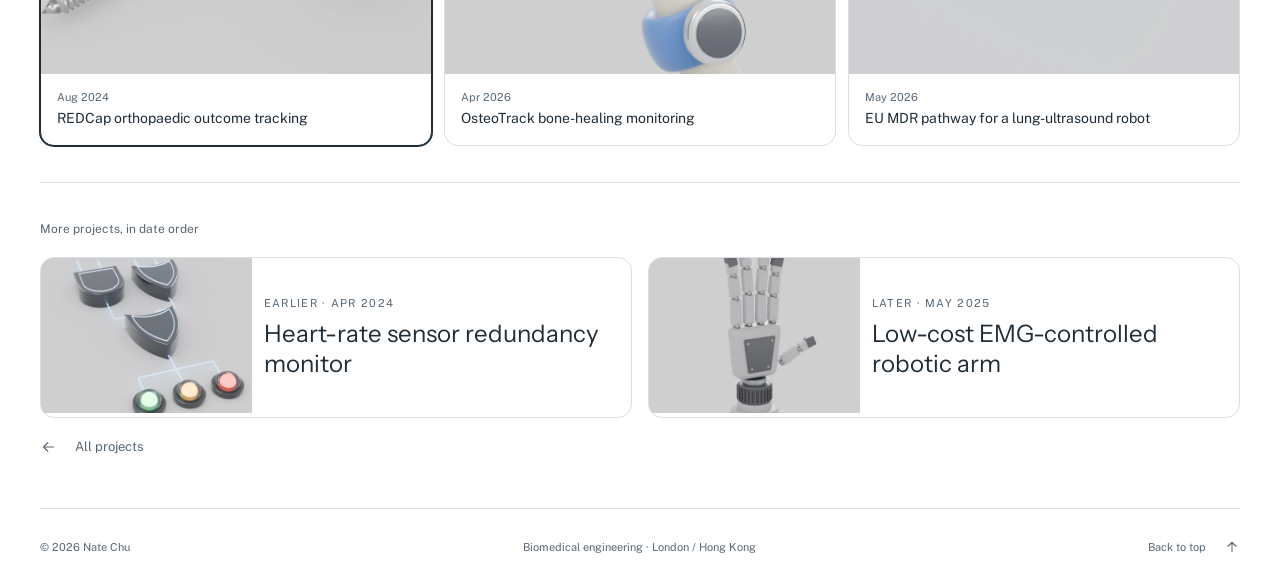
<file: projects/redcap-feedback-workflow.html>
<!doctype html><html lang="en"><head><meta charset="utf-8"><meta name="viewport" content="width=device-width,initial-scale=1"><title>REDCap orthopaedic outcome tracking | Nate Chu</title><meta name="description" content="A structured post-operative feedback workflow for patient-specific implants, organising anatomy-specific assessments and automated survey follow-up."><meta name="theme-color" content="#f7f8fa"><link rel="canonical" href="https://lycoda.github.io/projects/redcap-feedback-workflow.html"><meta property="og:title" content="REDCap orthopaedic outcome tracking | Nate Chu"><meta property="og:description" content="A structured post-operative feedback workflow for patient-specific implants, organising anatomy-specific assessments and automated survey follow-up."><meta property="og:type" content="website"><meta property="og:image" content="https://lycoda.github.io/images/projects/redcap.png"><script>if("IntersectionObserver" in window)document.documentElement.classList.add("js")</script><link rel="stylesheet" href="../fonts.css"><link rel="stylesheet" href="../theme.css"><script src="../main.js" defer></script></head>
<body class="case-page" id="top">
<a class="skip-link" href="#main">Skip to content</a><header class="site-header"><div class="header-inner"><a class="brand" href="../index.html#top" aria-label="Nate Chu home"><svg class="brand-mark" viewBox="0 0 40 24" aria-hidden="true"><path d="M1 12h9l4-7 7 15 5-8h13"/></svg><span>Nate Chu<span class="brand-sub">Biomedical engineering</span></span></a><button class="menu-toggle" type="button" aria-expanded="false" aria-controls="site-nav" hidden>Menu</button><nav class="site-nav" id="site-nav" aria-label="Main navigation"><a href="../index.html#about">About</a><a href="../index.html#experience">Experience</a><a href="../index.html#education">Education</a><a href="../index.html#projects">Projects</a><a href="../index.html#contact">Contact</a><a class="nav-cv" href="../Long-Yin-Chu-CV.pdf">CV<span class="visually-hidden"> (PDF)</span></a></nav></div></header>
<main id="main">
<header class="case-header wrap"><a class="back-link" href="../index.html#archive">All projects<svg class="arrow" viewBox="0 0 24 24" aria-hidden="true"><path d="M5 12h14m-6-6 6 6-6 6"/></svg></a><p class="case-kicker">KOLN 3D · Internship · Aug 2024</p><h1>Making implant follow-up easier to collect and review</h1><p class="case-intro">A structured post-operative feedback workflow for patient-specific implants, organising anatomy-specific assessments and automated survey follow-up.</p><div class="case-meta"><div><span>My role</span><strong>Workflow automation developer · Summer intern</strong></div><div><span>Context</span><strong>KOLN 3D · Hong Kong</strong></div><div><span>Project stage</span><strong>KOLN 3D internship · Summer 2024</strong></div></div><div class="read-mode" role="group" aria-label="How much to read"><button type="button" data-mode="full" aria-pressed="true">Full story</button><button type="button" data-mode="tldr" aria-pressed="false">TL;DR</button></div></header>
<section class="tldr wrap" id="tldr" aria-labelledby="tldr-title"><h2 id="tldr-title">TL;DR</h2><div class="tldr-qa"><div><p class="tldr-label">The question</p><p class="tldr-q">Does the same score mean the same thing on a hip and a knee assessment?</p></div><div><p class="tldr-label">What I found</p><p class="tldr-a">No. Each instrument has its own score bands, so I mapped every assessment separately.</p></div></div><div class="tldr-body"><div><p class="tldr-label">What I did</p><p>I built questionnaires, organised the clinical data structure, configured survey distribution and trained the R&amp;D team. The result was a repeatable workflow for reviewing implant feedback.</p><p class="tldr-label">Tools &amp; methods</p><p class="tldr-tools">REDCap, questionnaire design, calculated fields, survey distribution, team training</p></div><div><p class="tldr-label">The full story, in 6 parts</p><ol class="tldr-parts"><li><a href="#context">The operational problem</a></li><li><a href="#structure">Start with the operation, then the assessment</a></li><li><a href="#workflow">The feedback workflow</a></li><li><a href="#scores">Making sense of the scores</a></li><li><a href="#outcome">What the work delivered</a></li><li><a href="#reflection">What this taught me about clinical software</a></li></ol></div></div></section>
<div class="case-lead wrap"><figure class="case-image case-image-logo"><img src="../images/projects/redcap.png" alt="REDCap research data capture platform logo" width="800" height="271"></figure><div class="case-summary"><h2>At a glance</h2><p>I built questionnaires, organised the clinical data structure, configured survey distribution and trained the R&amp;D team. The result was a repeatable workflow for reviewing implant feedback.</p><dl><dt>Tools &amp; methods</dt><dd>REDCap, questionnaire design, calculated fields, survey distribution, team training</dd></dl></div></div>
<div class="article-layout wrap"><aside class="article-nav"><nav aria-label="On this page"><p>In this project</p><a href="#context">The operational problem</a><a href="#structure">Start with the operation, then the assessment</a><a href="#workflow">The feedback workflow</a><a href="#scores">Making sense of the scores</a><a href="#outcome">What the work delivered</a><a href="#reflection">What this taught me about clinical software</a><a href="#sources">Project material</a></nav></aside>
<article class="article-body"><section id="context" class="article-section"><h2>The operational problem</h2><p>At KOLN 3D, a manufacturer of metallic surgical implants, post-operative feedback had to connect the implant, the operation and the patient&#x27;s recovery. A general feedback question could not capture the different functional concerns of a hip, an elbow or an orbital procedure.</p><p>The project translated that need into a REDCap workflow for structured patient and surgeon feedback. My work covered questionnaire implementation, anatomy-specific organisation, automated email distribution and training the R&amp;D team to manage the process.</p></section><section id="structure" class="article-section"><h2>Start with the operation, then the assessment</h2><p>The form began with patient-specific implant details, serial number, operation location and date, and follow-up date. A surgical-region selection then organised the relevant clinical assessment. Skull procedures included an additional region choice.</p><p>The assessment structure combined named orthopaedic instruments with custom post-operative sections. Keeping that distinction visible matters: implementing questions in REDCap does not itself validate a questionnaire, a calculated field or a new scoring interpretation.</p><div class="table-scroll" tabindex="0" role="region" aria-label="Assessment coverage in the project materials"><table><caption>Assessment coverage in the project materials</caption><thead><tr><th scope="col">Region</th><th scope="col">Instrument or assessment</th><th scope="col">Status in this workflow</th></tr></thead><tbody><tr><th scope="row">Foot / ankle</th><td>AOFAS ankle–hindfoot score</td><td>Named instrument implemented as a digital form</td></tr><tr><th scope="row">Hip / pelvis</th><td>Harris Hip Score</td><td>Named instrument implemented as a digital form</td></tr><tr><th scope="row">Knee</th><td>Knee Society Score</td><td>Named instrument implemented as a digital form</td></tr><tr><th scope="row">Shoulder</th><td>Rowe Shoulder Score</td><td>Named instrument implemented as a digital form</td></tr><tr><th scope="row">Elbow</th><td>Mayo Elbow Performance Score</td><td>Named instrument implemented as a digital form</td></tr><tr><th scope="row">Orbit</th><td>Orbital post-operative assessment</td><td>Custom project assessment</td></tr><tr><th scope="row">TMJ</th><td>Temporomandibular-joint assessment</td><td>Custom project assessment</td></tr><tr><th scope="row">Thoracic / respiratory</th><td>Lung-function assessment</td><td>Custom project assessment</td></tr></tbody></table></div><p>Depending on the region, questions captured pain, stability, motion, walking support, daily activities or procedure-specific symptoms. Calculated fields gave each assessment a consistent place in the record, alongside the underlying responses.</p></section><section id="workflow" class="article-section"><h2>The feedback workflow</h2><p>I recreated the question and response structures in REDCap and configured automated email workflows to support repeatable survey distribution. Organising the records consistently made it easier to follow the same implant through successive feedback points.</p><p>Training was part of delivery. The R&amp;D team needed to understand how to manage the surveys, monitor responses and interpret the collection workflow after the implementation work ended.</p><ol class="workflow"><li><strong>Record</strong><span>Associate the implant and operation with the follow-up.</span></li><li><strong>Route</strong><span>Present the relevant anatomical assessment.</span></li><li><strong>Collect</strong><span>Distribute surveys and capture structured responses.</span></li><li><strong>Calculate</strong><span>Store the assessment output alongside its source answers.</span></li><li><strong>Review</strong><span>Make the feedback available to the R&amp;D team.</span></li></ol></section><section id="scores" class="article-section"><h2>Making sense of the scores</h2><p>I also prepared a short interpretation reference to accompany the calculated outputs. This mapped each assessment to its own score bands, rather than assuming that the same numeric value meant the same thing across all instruments.</p><p>The supplied scoring notes make that need clear: different instruments use different boundaries and category labels. Custom orbital, TMJ and lung-function sections were explicitly marked as self-implemented. They should be understood as project-specific collection tools, with clinical review required before any decision-making use.</p><p>The portfolio describes the structure and engineering work. It does not provide a clinical calculator or reproduce completed patient records.</p></section><section id="outcome" class="article-section"><h2>What the work delivered</h2><p>The deliverable was a structured, repeatable way to collect post-operative feedback and organise it for review. It brought the survey, scoring fields and operational handover into one workflow.</p><p>The project materials demonstrate the form structure and interpretation notes. They do not quantify response-rate improvements, time saved or improved patient outcomes, so those are not claimed here.</p><p>The wider internship also included production-planning automation with Excel VBA and Power Automate, an internal CNC mould guide supporting six-degree-of-freedom drilling setup, and 3D-printed display models for commercial use.</p></section><section id="reflection" class="article-section"><h2>What this taught me about clinical software</h2><p>The hard part was translating a clinical process into something consistent enough to operate repeatedly. That meant asking what each field represented, when a question was relevant and who would use the result.</p><p>A useful next iteration would make formula verification, instrument-version tracking and missing-response handling explicit, then evaluate the workflow against agreed operational measures. That would allow usability and efficiency claims to be backed by evidence.</p></section>
<section class="article-section resources" id="sources"><h2>Project material</h2><p>Based on the blank 11-page REDCap form exported in June 2024, the accompanying score-interpretation notes and the original portfolio&#x27;s internship record. The internal form is described here without publishing its original export.</p></section></article></div>
<nav class="thread-nav wrap" aria-label="Medtech translation thread"><p><span>Part of the thread · step 1 of 3</span><strong>Medtech translation</strong> · From a clinical workflow to a regulatory and commercial route</p><ol><li><a class="has-art" href="redcap-feedback-workflow.html" aria-current="page"><span class="tab-art" aria-hidden="true"><img src="../images/cards/redcap-feedback-workflow.webp" alt="" loading="lazy" width="640" height="420" style="object-position:58% 50%"><video class="vc-loop" data-src="../videos/cards/redcap-feedback-workflow.mp4" muted loop playsinline preload="none" tabindex="-1" style="object-position:58% 50%"></video></span><span class="tab-text"><span>Aug 2024</span>REDCap orthopaedic outcome tracking</span></a></li><li><a class="has-art" href="bone-healing-monitoring-device.html"><span class="tab-art" aria-hidden="true"><img src="../images/cards/bone-healing-monitoring-device.webp" alt="" loading="lazy" width="640" height="420" style="object-position:50% 40%"><video class="vc-loop" data-src="../videos/cards/bone-healing-monitoring-device.mp4" muted loop playsinline preload="none" tabindex="-1" style="object-position:50% 40%"></video></span><span class="tab-text"><span>Apr 2026</span>OsteoTrack bone-healing monitoring</span></a></li><li><a class="has-art" href="ce-marking-lung-ultrasound-robot.html"><span class="tab-art" aria-hidden="true"><img src="../images/cards/ce-marking-lung-ultrasound-robot.webp" alt="" loading="lazy" width="640" height="420" style="object-position:50% 40%"><video class="vc-loop" data-src="../videos/cards/ce-marking-lung-ultrasound-robot.mp4" muted loop playsinline preload="none" tabindex="-1" style="object-position:50% 40%"></video></span><span class="tab-text"><span>May 2026</span>EU MDR pathway for a lung-ultrasound robot</span></a></li></ol></nav>
<nav class="next-project wrap" aria-label="Project navigation"><span>More projects, in date order</span><div class="pager"><a class="pager-link has-art" href="heart-rate-monitor.html"><span class="tab-art" aria-hidden="true"><img src="../images/cards/heart-rate-monitor.webp" alt="" loading="lazy" width="640" height="420" style="object-position:64% 50%"><video class="vc-loop" data-src="../videos/cards/heart-rate-monitor.mp4" muted loop playsinline preload="none" tabindex="-1" style="object-position:64% 50%"></video></span><span class="tab-text"><span>Earlier · Apr 2024</span>Heart-rate sensor redundancy monitor</span></a><a class="pager-link pager-next has-art" href="emg-controlled-robotic-arm.html"><span class="tab-art" aria-hidden="true"><img src="../images/cards/emg-controlled-robotic-arm.webp" alt="" loading="lazy" width="640" height="420" style="object-position:50% 40%"><video class="vc-loop" data-src="../videos/cards/emg-controlled-robotic-arm.mp4" muted loop playsinline preload="none" tabindex="-1" style="object-position:50% 40%"></video></span><span class="tab-text"><span>Later · May 2025</span>Low-cost EMG-controlled robotic arm</span></a></div><a class="back-link" href="../index.html#archive">All projects<svg class="arrow" viewBox="0 0 24 24" aria-hidden="true"><path d="M5 12h14m-6-6 6 6-6 6"/></svg></a></nav>
</main>
<footer class="site-footer"><p>© 2026 Nate Chu</p><p>Biomedical engineering · London / Hong Kong</p><a class="text-link" href="#top">Back to top<svg class="arrow" viewBox="0 0 24 24" aria-hidden="true"><path d="M5 12h14m-6-6 6 6-6 6"/></svg></a></footer>
</body></html>
</file>
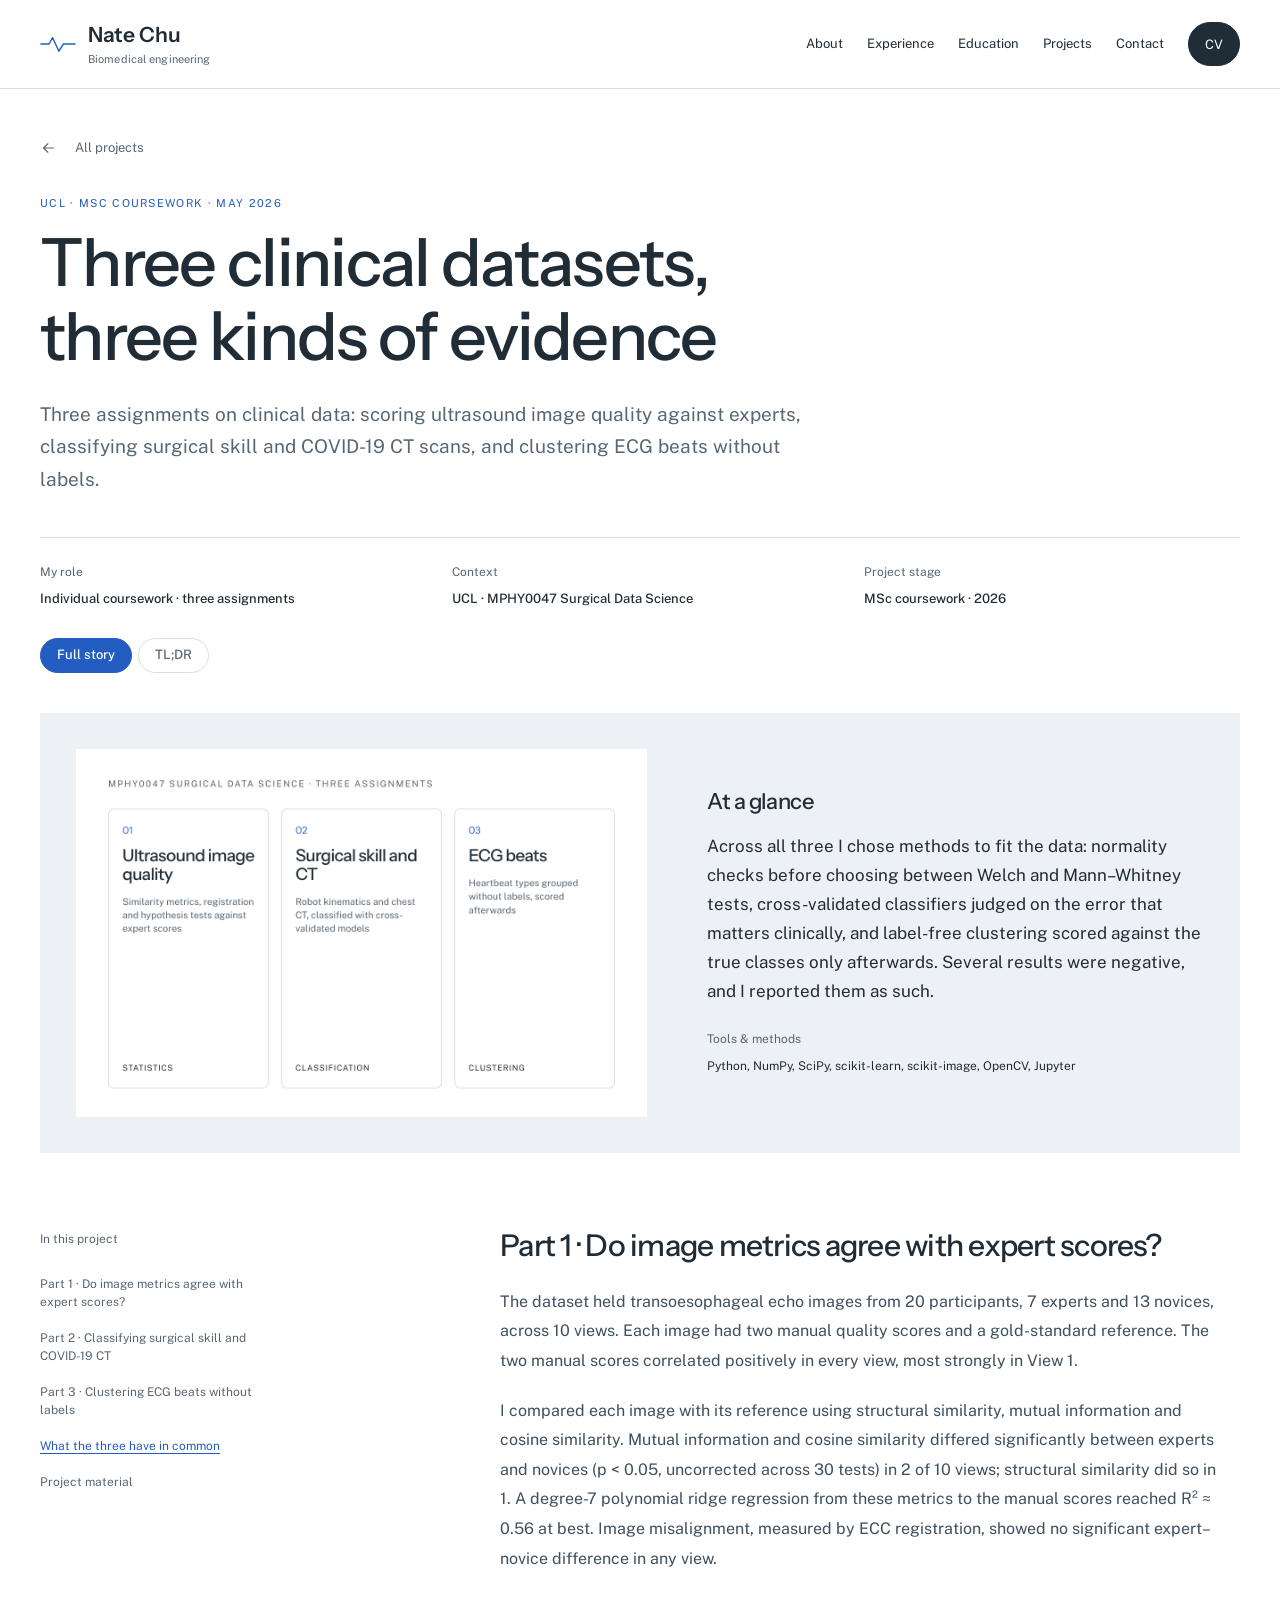
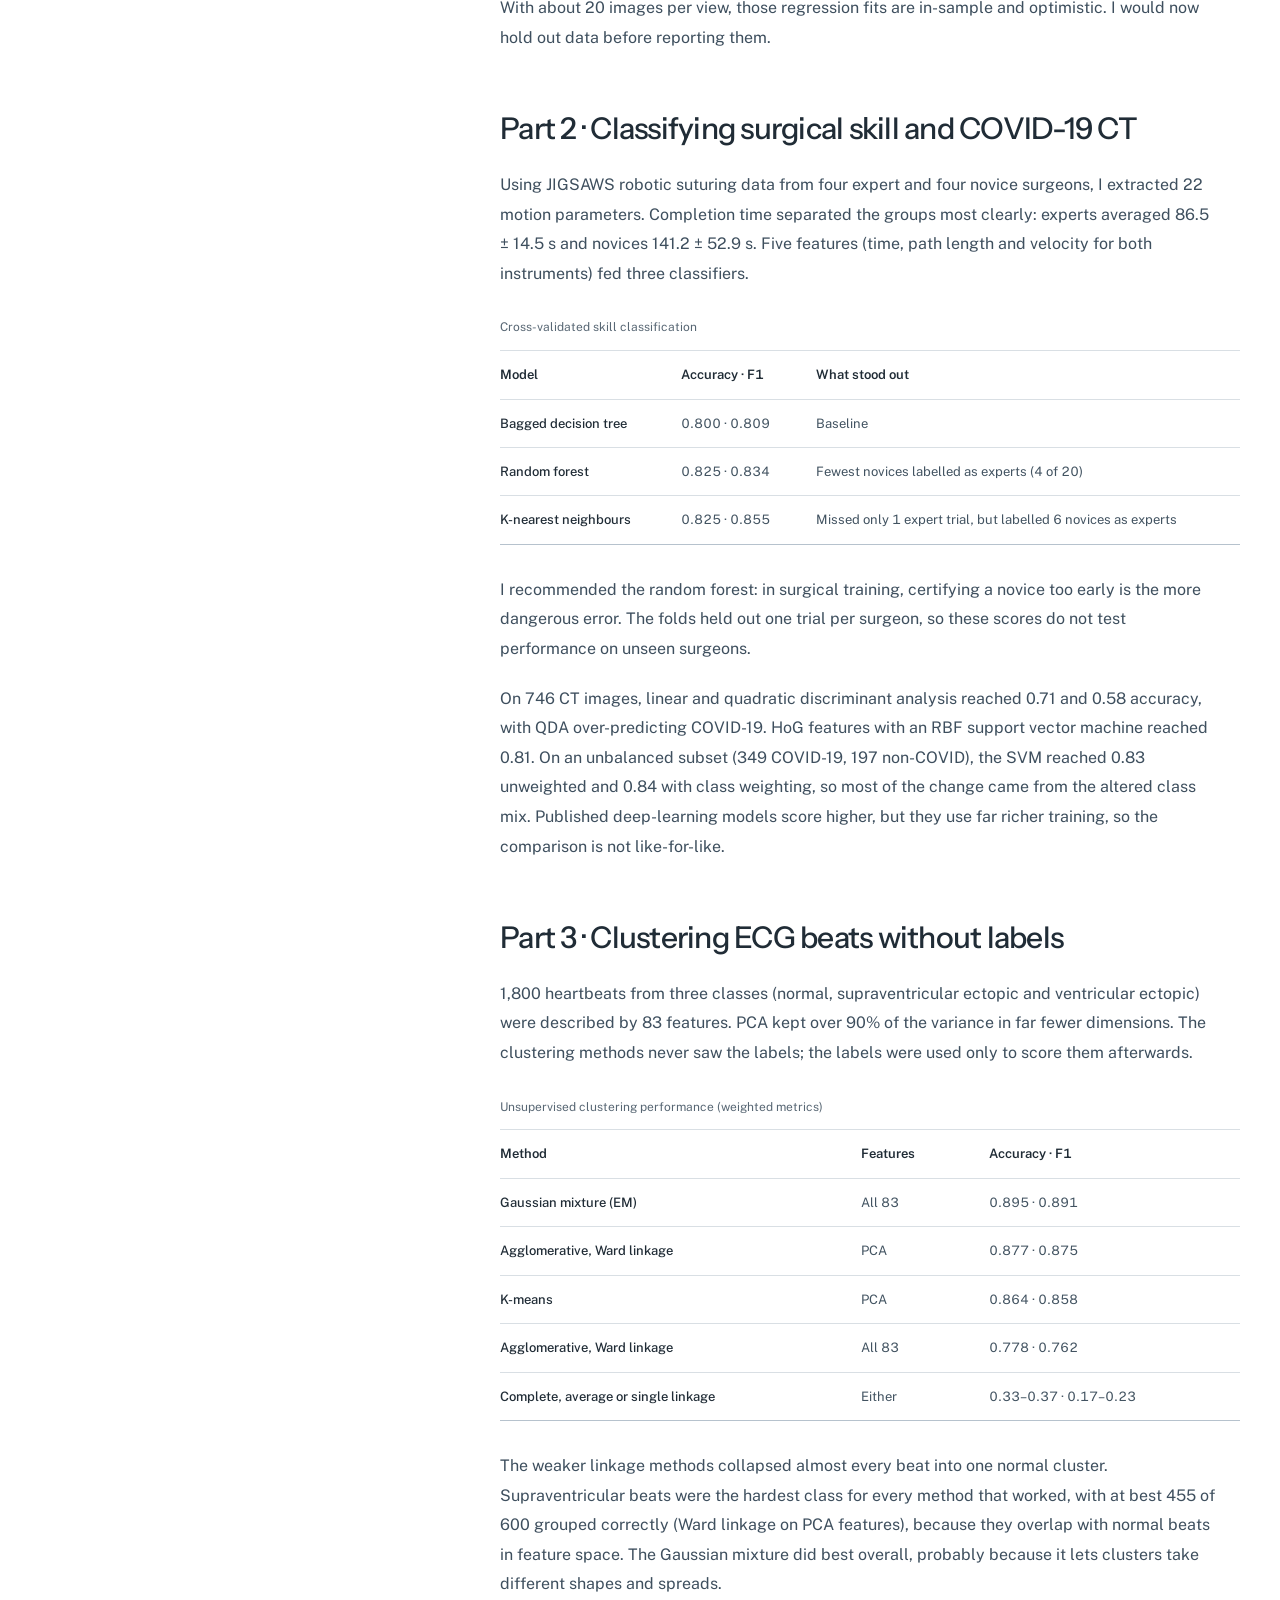
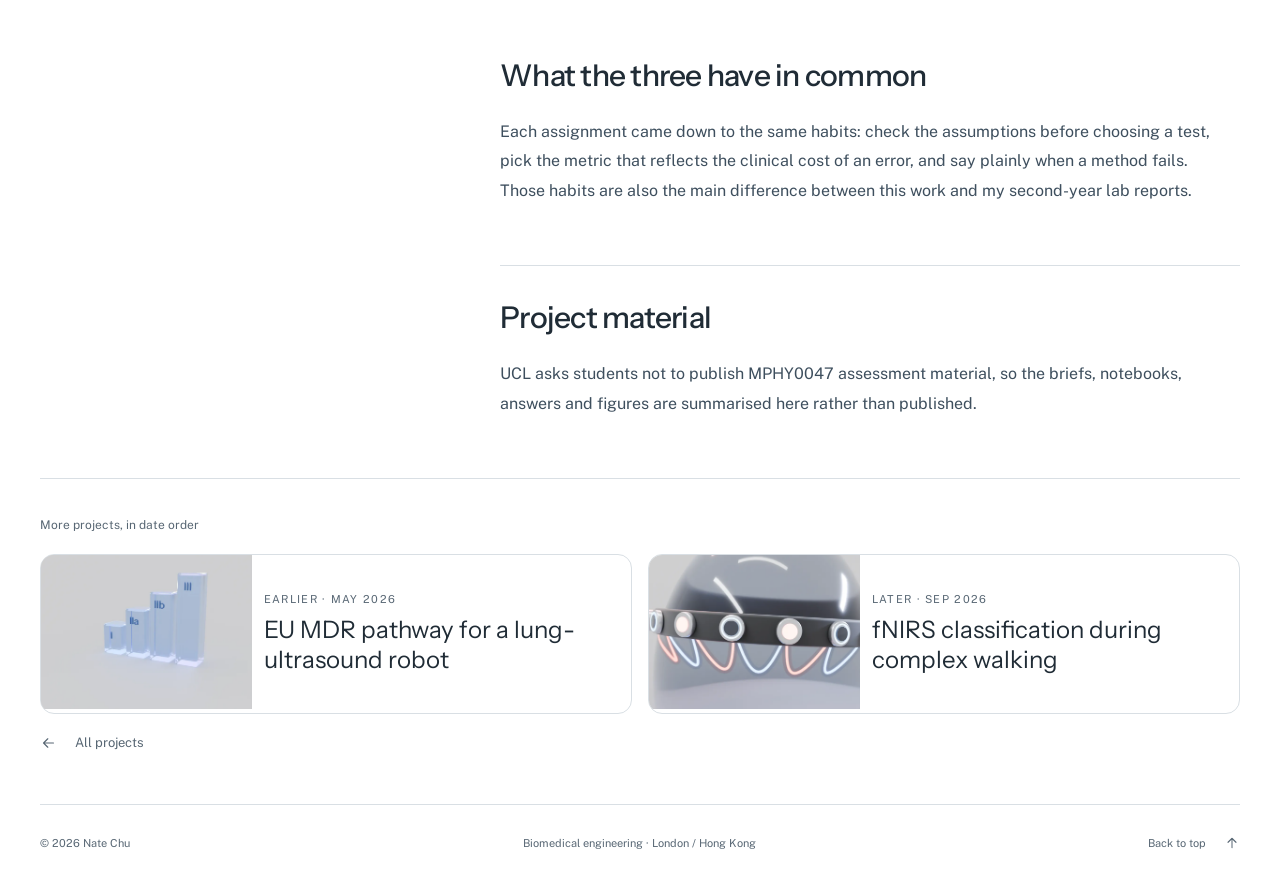
<file: projects/surgical-data-science.html>
<!doctype html><html lang="en"><head><meta charset="utf-8"><meta name="viewport" content="width=device-width,initial-scale=1"><title>Surgical data science coursework | Nate Chu</title><meta name="description" content="Three assignments on clinical data: scoring ultrasound image quality against experts, classifying surgical skill and COVID-19 CT scans, and clustering ECG beats without labels."><meta name="theme-color" content="#f7f8fa"><link rel="canonical" href="https://lycoda.github.io/projects/surgical-data-science.html"><meta property="og:title" content="Surgical data science coursework | Nate Chu"><meta property="og:description" content="Three assignments on clinical data: scoring ultrasound image quality against experts, classifying surgical skill and COVID-19 CT scans, and clustering ECG beats without labels."><meta property="og:type" content="website"><meta property="og:image" content="https://lycoda.github.io/images/projects/surgical-data-science.png"><script>if("IntersectionObserver" in window)document.documentElement.classList.add("js")</script><link rel="stylesheet" href="../fonts.css"><link rel="stylesheet" href="../theme.css"><script src="../main.js" defer></script></head>
<body class="case-page" id="top">
<a class="skip-link" href="#main">Skip to content</a><header class="site-header"><div class="header-inner"><a class="brand" href="../index.html#top" aria-label="Nate Chu home"><svg class="brand-mark" viewBox="0 0 40 24" aria-hidden="true"><path d="M1 12h9l4-7 7 15 5-8h13"/></svg><span>Nate Chu<span class="brand-sub">Biomedical engineering</span></span></a><button class="menu-toggle" type="button" aria-expanded="false" aria-controls="site-nav" hidden>Menu</button><nav class="site-nav" id="site-nav" aria-label="Main navigation"><a href="../index.html#about">About</a><a href="../index.html#experience">Experience</a><a href="../index.html#education">Education</a><a href="../index.html#projects">Projects</a><a href="../index.html#contact">Contact</a><a class="nav-cv" href="../Long-Yin-Chu-CV.pdf">CV<span class="visually-hidden"> (PDF)</span></a></nav></div></header>
<main id="main">
<header class="case-header wrap"><a class="back-link" href="../index.html#archive">All projects<svg class="arrow" viewBox="0 0 24 24" aria-hidden="true"><path d="M5 12h14m-6-6 6 6-6 6"/></svg></a><p class="case-kicker">UCL · MSc coursework · May 2026</p><h1>Three clinical datasets, three kinds of evidence</h1><p class="case-intro">Three assignments on clinical data: scoring ultrasound image quality against experts, classifying surgical skill and COVID-19 CT scans, and clustering ECG beats without labels.</p><div class="case-meta"><div><span>My role</span><strong>Individual coursework · three assignments</strong></div><div><span>Context</span><strong>UCL · MPHY0047 Surgical Data Science</strong></div><div><span>Project stage</span><strong>MSc coursework · 2026</strong></div></div><div class="read-mode" role="group" aria-label="How much to read"><button type="button" data-mode="full" aria-pressed="true">Full story</button><button type="button" data-mode="tldr" aria-pressed="false">TL;DR</button></div></header>
<section class="tldr wrap" id="tldr" aria-labelledby="tldr-title"><h2 id="tldr-title">TL;DR</h2><div class="tldr-qa"><div><p class="tldr-label">The question</p><p class="tldr-q">What best separated expert surgeons from novices?</p></div><div><p class="tldr-label">What I found</p><p class="tldr-a">Completion time. Experts averaged 86.5 s on the suturing task; novices averaged 141.2 s.</p></div></div><div class="tldr-body"><div><p class="tldr-label">What I did</p><p>Across all three I chose methods to fit the data: normality checks before choosing between Welch and Mann–Whitney tests, cross-validated classifiers judged on the error that matters clinically, and label-free clustering scored against the true classes only afterwards. Several results were negative, and I reported them as such.</p><p class="tldr-label">Tools &amp; methods</p><p class="tldr-tools">Python, NumPy, SciPy, scikit-learn, scikit-image, OpenCV, Jupyter</p></div><div><p class="tldr-label">The full story, in 4 parts</p><ol class="tldr-parts"><li><a href="#ultrasound">Part 1 · Do image metrics agree with expert scores?</a></li><li><a href="#classification">Part 2 · Classifying surgical skill and COVID-19 CT</a></li><li><a href="#clustering">Part 3 · Clustering ECG beats without labels</a></li><li><a href="#reflection">What the three have in common</a></li></ol></div></div></section>
<div class="case-lead wrap"><figure class="case-image case-image-cover"><img src="../images/projects/surgical-data-science.png" alt="Overview of the three assignments: ultrasound image quality, surgical skill and CT classification, and ECG beat clustering" width="1280" height="826"></figure><div class="case-summary"><h2>At a glance</h2><p>Across all three I chose methods to fit the data: normality checks before choosing between Welch and Mann–Whitney tests, cross-validated classifiers judged on the error that matters clinically, and label-free clustering scored against the true classes only afterwards. Several results were negative, and I reported them as such.</p><dl><dt>Tools &amp; methods</dt><dd>Python, NumPy, SciPy, scikit-learn, scikit-image, OpenCV, Jupyter</dd></dl></div></div>
<div class="article-layout wrap"><aside class="article-nav"><nav aria-label="On this page"><p>In this project</p><a href="#ultrasound">Part 1 · Do image metrics agree with expert scores?</a><a href="#classification">Part 2 · Classifying surgical skill and COVID-19 CT</a><a href="#clustering">Part 3 · Clustering ECG beats without labels</a><a href="#reflection">What the three have in common</a><a href="#sources">Project material</a></nav></aside>
<article class="article-body"><section id="ultrasound" class="article-section"><h2>Part 1 · Do image metrics agree with expert scores?</h2><p>The dataset held transoesophageal echo images from 20 participants, 7 experts and 13 novices, across 10 views. Each image had two manual quality scores and a gold-standard reference. The two manual scores correlated positively in every view, most strongly in View 1.</p><p>I compared each image with its reference using structural similarity, mutual information and cosine similarity. Mutual information and cosine similarity differed significantly between experts and novices (p &lt; 0.05, uncorrected across 30 tests) in 2 of 10 views; structural similarity did so in 1. A degree-7 polynomial ridge regression from these metrics to the manual scores reached R² ≈ 0.56 at best. Image misalignment, measured by ECC registration, showed no significant expert–novice difference in any view.</p><p>With about 20 images per view, those regression fits are in-sample and optimistic. I would now hold out data before reporting them.</p></section><section id="classification" class="article-section"><h2>Part 2 · Classifying surgical skill and COVID-19 CT</h2><p>Using JIGSAWS robotic suturing data from four expert and four novice surgeons, I extracted 22 motion parameters. Completion time separated the groups most clearly: experts averaged 86.5 ± 14.5 s and novices 141.2 ± 52.9 s. Five features (time, path length and velocity for both instruments) fed three classifiers.</p><div class="table-scroll" tabindex="0" role="region" aria-label="Cross-validated skill classification"><table><caption>Cross-validated skill classification</caption><thead><tr><th scope="col">Model</th><th scope="col">Accuracy · F1</th><th scope="col">What stood out</th></tr></thead><tbody><tr><th scope="row">Bagged decision tree</th><td>0.800 · 0.809</td><td>Baseline</td></tr><tr><th scope="row">Random forest</th><td>0.825 · 0.834</td><td>Fewest novices labelled as experts (4 of 20)</td></tr><tr><th scope="row">K-nearest neighbours</th><td>0.825 · 0.855</td><td>Missed only 1 expert trial, but labelled 6 novices as experts</td></tr></tbody></table></div><p>I recommended the random forest: in surgical training, certifying a novice too early is the more dangerous error. The folds held out one trial per surgeon, so these scores do not test performance on unseen surgeons.</p><p>On 746 CT images, linear and quadratic discriminant analysis reached 0.71 and 0.58 accuracy, with QDA over-predicting COVID-19. HoG features with an RBF support vector machine reached 0.81. On an unbalanced subset (349 COVID-19, 197 non-COVID), the SVM reached 0.83 unweighted and 0.84 with class weighting, so most of the change came from the altered class mix. Published deep-learning models score higher, but they use far richer training, so the comparison is not like-for-like.</p></section><section id="clustering" class="article-section"><h2>Part 3 · Clustering ECG beats without labels</h2><p>1,800 heartbeats from three classes (normal, supraventricular ectopic and ventricular ectopic) were described by 83 features. PCA kept over 90% of the variance in far fewer dimensions. The clustering methods never saw the labels; the labels were used only to score them afterwards.</p><div class="table-scroll" tabindex="0" role="region" aria-label="Unsupervised clustering performance (weighted metrics)"><table><caption>Unsupervised clustering performance (weighted metrics)</caption><thead><tr><th scope="col">Method</th><th scope="col">Features</th><th scope="col">Accuracy · F1</th></tr></thead><tbody><tr><th scope="row">Gaussian mixture (EM)</th><td>All 83</td><td>0.895 · 0.891</td></tr><tr><th scope="row">Agglomerative, Ward linkage</th><td>PCA</td><td>0.877 · 0.875</td></tr><tr><th scope="row">K-means</th><td>PCA</td><td>0.864 · 0.858</td></tr><tr><th scope="row">Agglomerative, Ward linkage</th><td>All 83</td><td>0.778 · 0.762</td></tr><tr><th scope="row">Complete, average or single linkage</th><td>Either</td><td>0.33–0.37 · 0.17–0.23</td></tr></tbody></table></div><p>The weaker linkage methods collapsed almost every beat into one normal cluster. Supraventricular beats were the hardest class for every method that worked, with at best 455 of 600 grouped correctly (Ward linkage on PCA features), because they overlap with normal beats in feature space. The Gaussian mixture did best overall, probably because it lets clusters take different shapes and spreads.</p></section><section id="reflection" class="article-section"><h2>What the three have in common</h2><p>Each assignment came down to the same habits: check the assumptions before choosing a test, pick the metric that reflects the clinical cost of an error, and say plainly when a method fails. Those habits are also the main difference between this work and my second-year lab reports.</p></section>
<section class="article-section resources" id="sources"><h2>Project material</h2><p>UCL asks students not to publish MPHY0047 assessment material, so the briefs, notebooks, answers and figures are summarised here rather than published.</p></section></article></div>

<nav class="next-project wrap" aria-label="Project navigation"><span>More projects, in date order</span><div class="pager"><a class="pager-link has-art" href="ce-marking-lung-ultrasound-robot.html"><span class="tab-art" aria-hidden="true"><img src="../images/cards/ce-marking-lung-ultrasound-robot.webp" alt="" loading="lazy" width="640" height="420" style="object-position:50% 40%"><video class="vc-loop" data-src="../videos/cards/ce-marking-lung-ultrasound-robot.mp4" muted loop playsinline preload="none" tabindex="-1" style="object-position:50% 40%"></video></span><span class="tab-text"><span>Earlier · May 2026</span>EU MDR pathway for a lung-ultrasound robot</span></a><a class="pager-link pager-next has-art" href="fnirs-classification.html"><span class="tab-art" aria-hidden="true"><img src="../images/cards/fnirs-classification.webp" alt="" loading="lazy" width="640" height="420" style="object-position:50% 40%"><video class="vc-loop" data-src="../videos/cards/fnirs-classification.mp4" muted loop playsinline preload="none" tabindex="-1" style="object-position:50% 40%"></video></span><span class="tab-text"><span>Later · Sep 2026</span>fNIRS classification during complex walking</span></a></div><a class="back-link" href="../index.html#archive">All projects<svg class="arrow" viewBox="0 0 24 24" aria-hidden="true"><path d="M5 12h14m-6-6 6 6-6 6"/></svg></a></nav>
</main>
<footer class="site-footer"><p>© 2026 Nate Chu</p><p>Biomedical engineering · London / Hong Kong</p><a class="text-link" href="#top">Back to top<svg class="arrow" viewBox="0 0 24 24" aria-hidden="true"><path d="M5 12h14m-6-6 6 6-6 6"/></svg></a></footer>
</body></html>
</file>
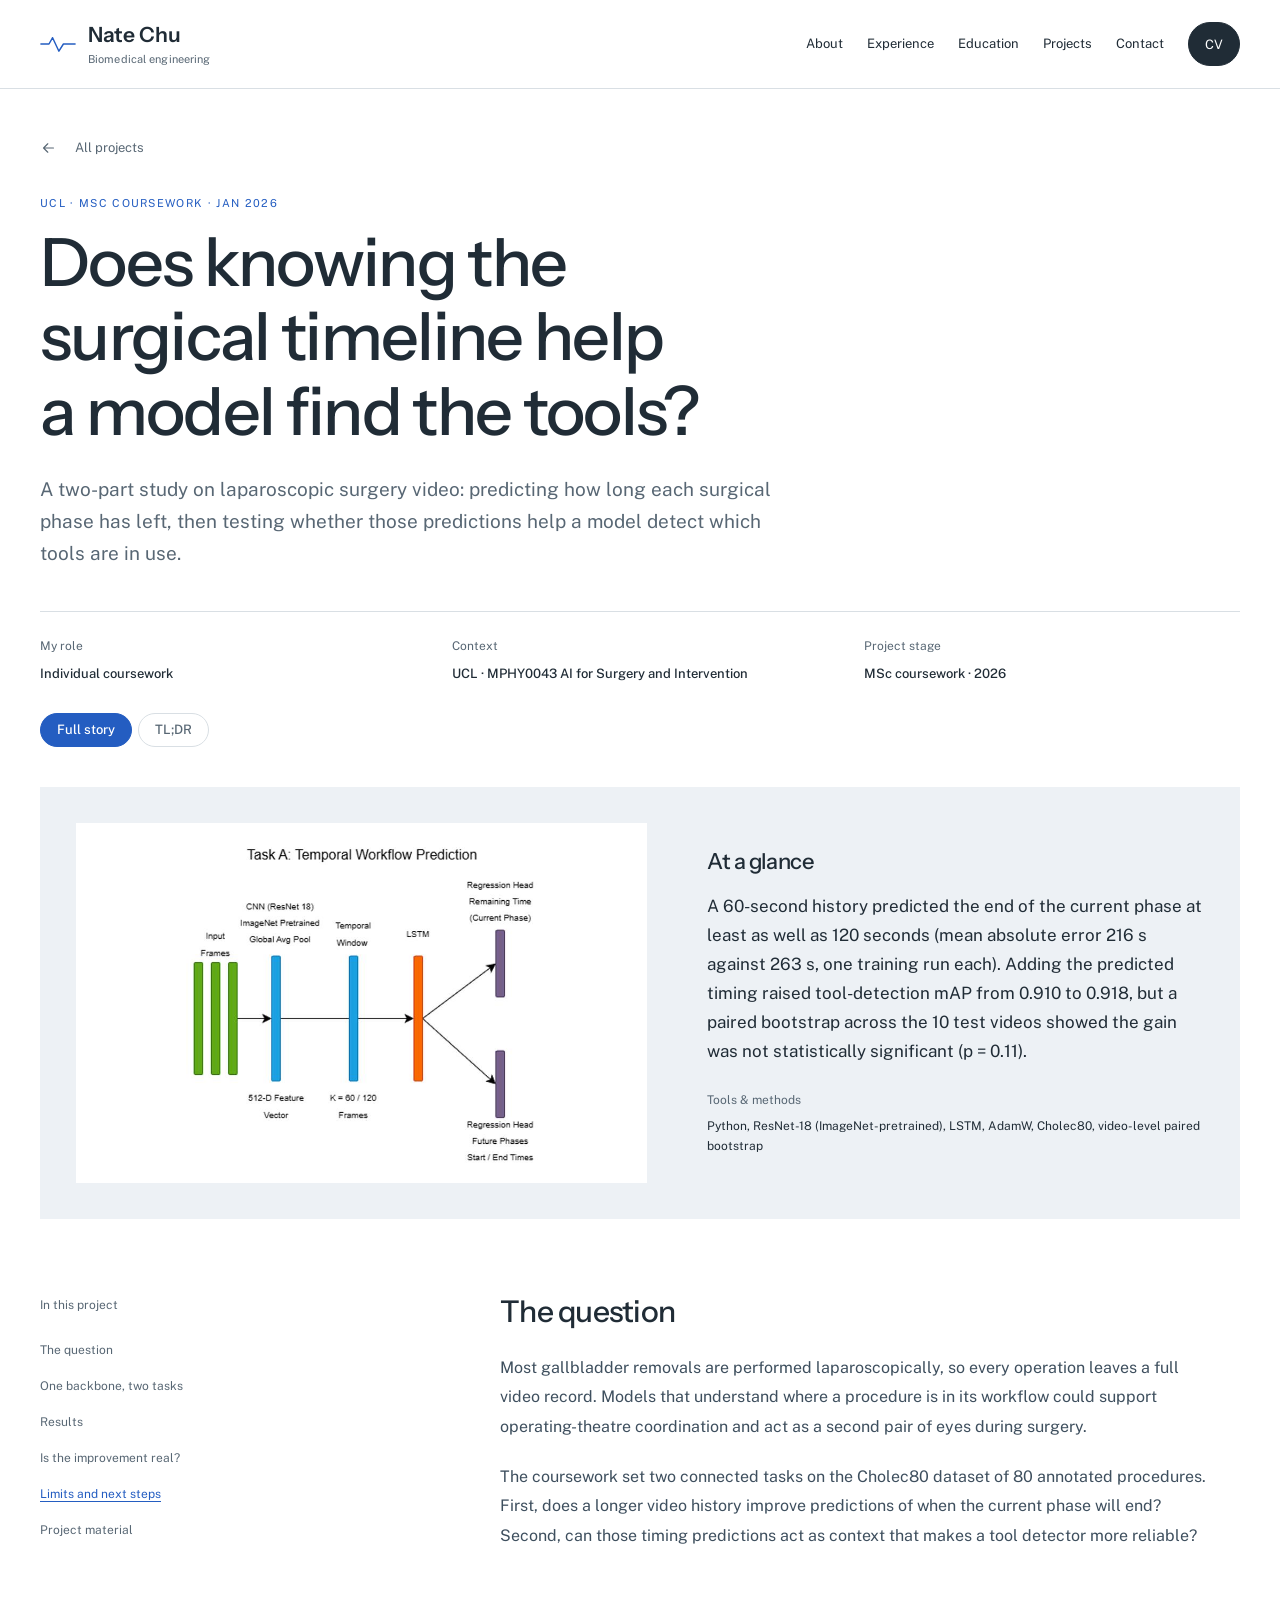
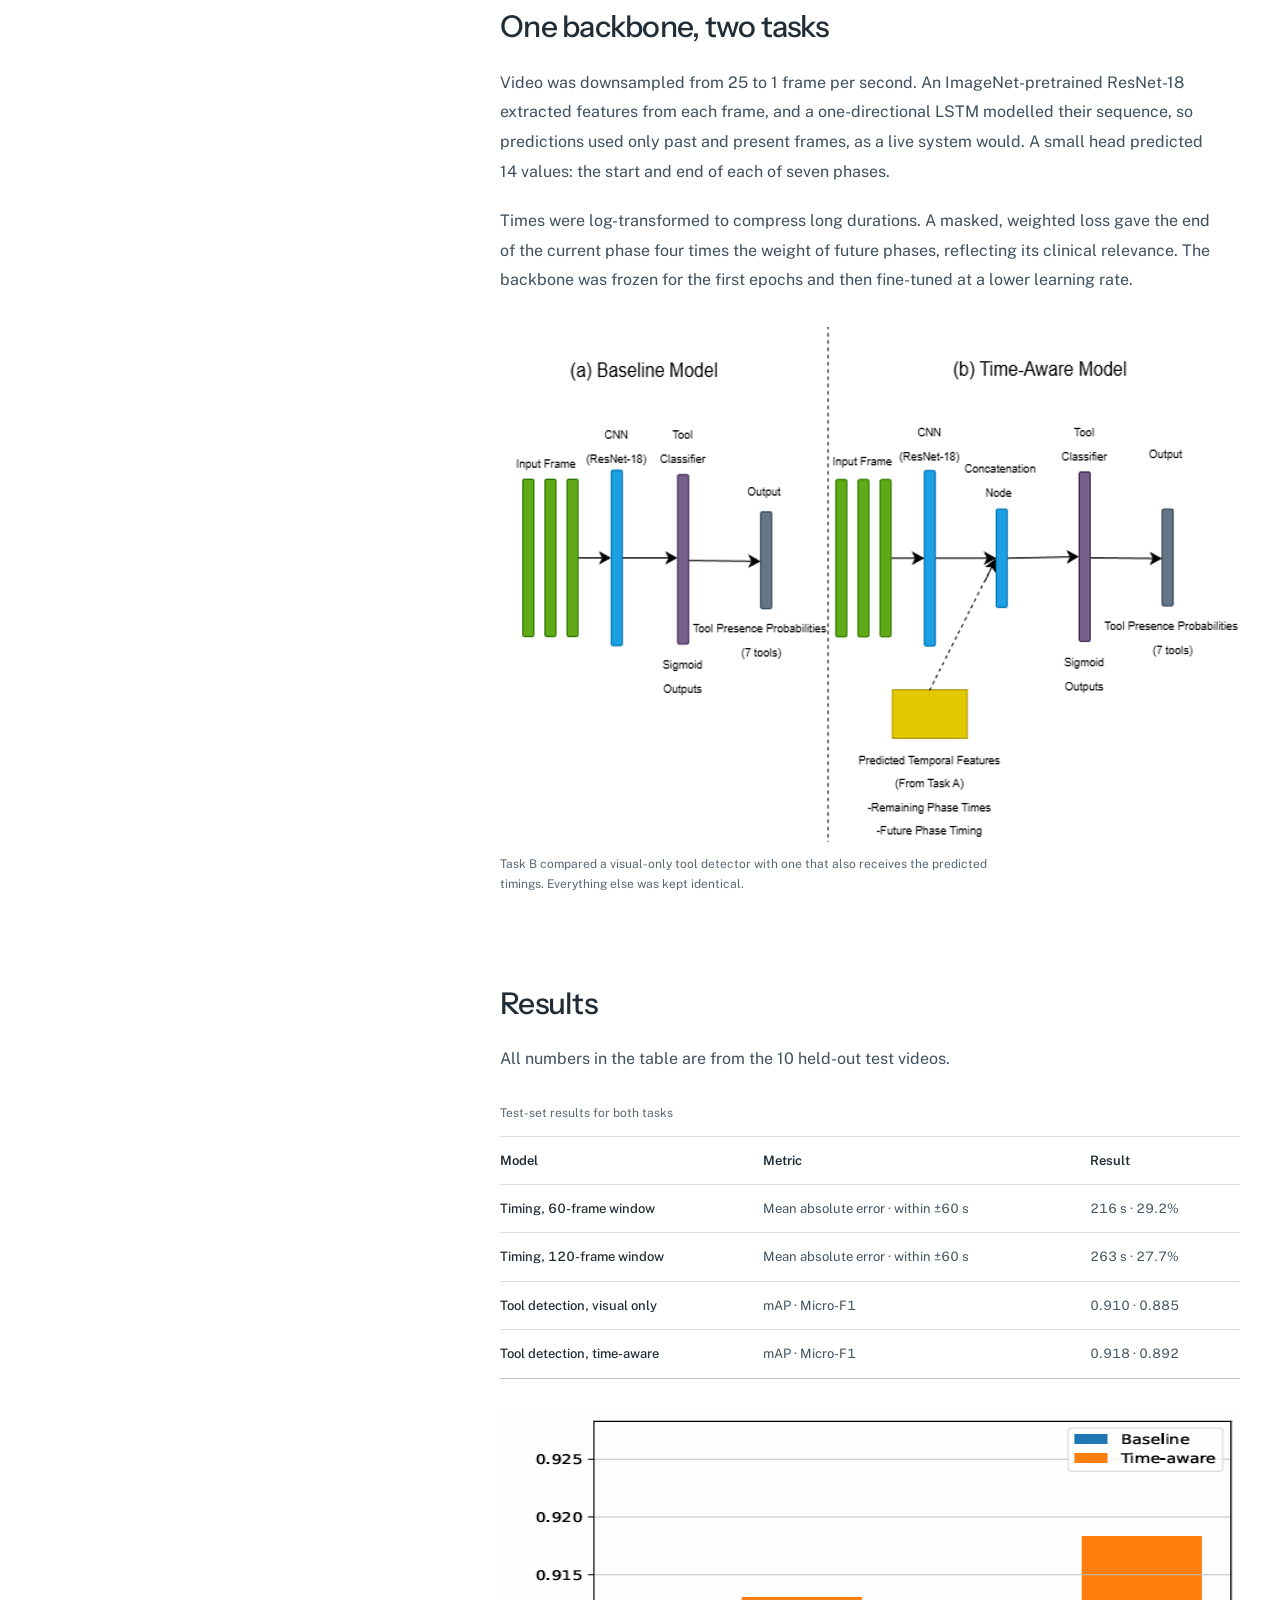
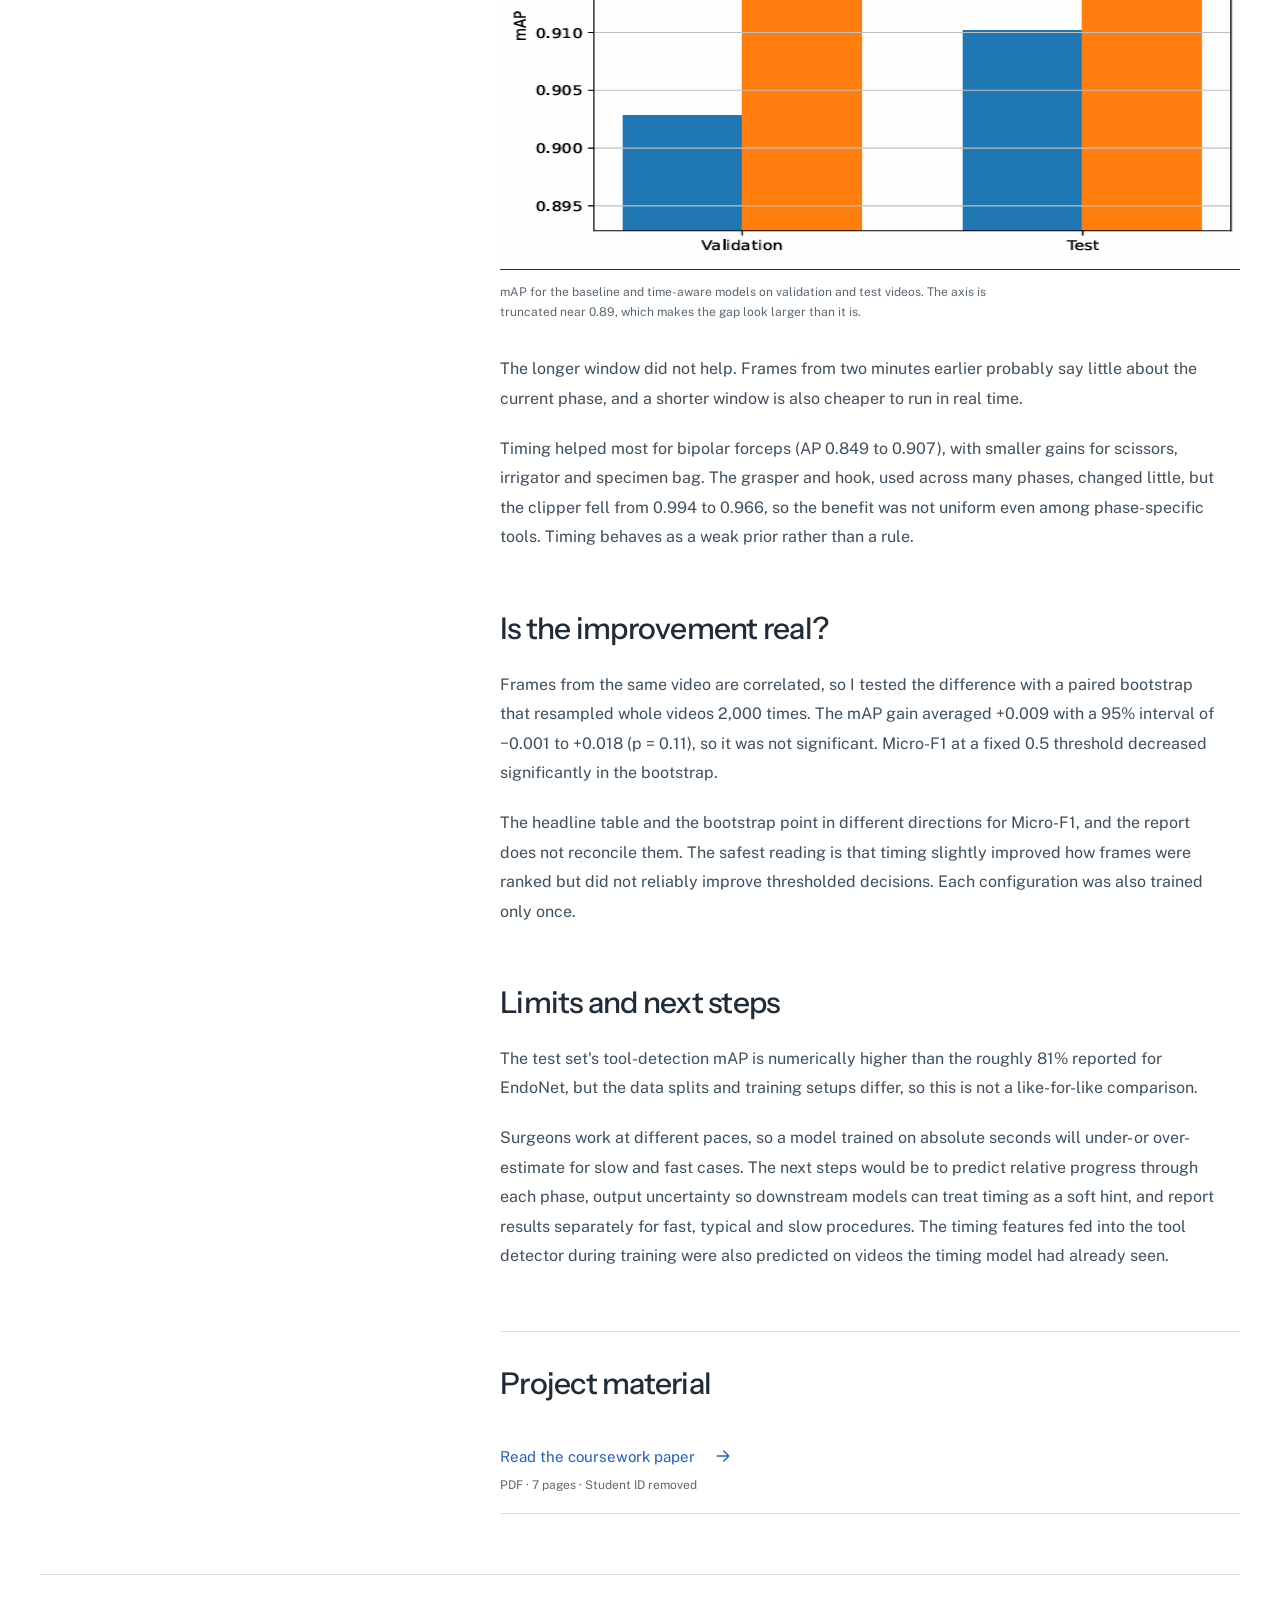
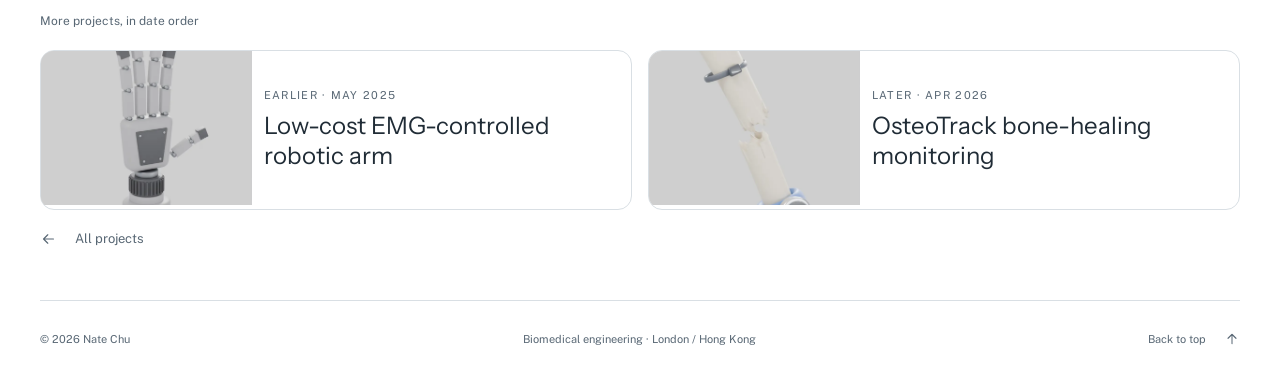
<file: projects/surgical-workflow-prediction.html>
<!doctype html><html lang="en"><head><meta charset="utf-8"><meta name="viewport" content="width=device-width,initial-scale=1"><title>Surgical workflow timing with CNN-LSTM | Nate Chu</title><meta name="description" content="A two-part study on laparoscopic surgery video: predicting how long each surgical phase has left, then testing whether those predictions help a model detect which tools are in use."><meta name="theme-color" content="#f7f8fa"><link rel="canonical" href="https://lycoda.github.io/projects/surgical-workflow-prediction.html"><meta property="og:title" content="Surgical workflow timing with CNN-LSTM | Nate Chu"><meta property="og:description" content="A two-part study on laparoscopic surgery video: predicting how long each surgical phase has left, then testing whether those predictions help a model detect which tools are in use."><meta property="og:type" content="website"><meta property="og:image" content="https://lycoda.github.io/images/projects/surgical-workflow.png"><script>if("IntersectionObserver" in window)document.documentElement.classList.add("js")</script><link rel="stylesheet" href="../fonts.css"><link rel="stylesheet" href="../theme.css"><script src="../main.js" defer></script></head>
<body class="case-page" id="top">
<a class="skip-link" href="#main">Skip to content</a><header class="site-header"><div class="header-inner"><a class="brand" href="../index.html#top" aria-label="Nate Chu home"><svg class="brand-mark" viewBox="0 0 40 24" aria-hidden="true"><path d="M1 12h9l4-7 7 15 5-8h13"/></svg><span>Nate Chu<span class="brand-sub">Biomedical engineering</span></span></a><button class="menu-toggle" type="button" aria-expanded="false" aria-controls="site-nav" hidden>Menu</button><nav class="site-nav" id="site-nav" aria-label="Main navigation"><a href="../index.html#about">About</a><a href="../index.html#experience">Experience</a><a href="../index.html#education">Education</a><a href="../index.html#projects">Projects</a><a href="../index.html#contact">Contact</a><a class="nav-cv" href="../Long-Yin-Chu-CV.pdf">CV<span class="visually-hidden"> (PDF)</span></a></nav></div></header>
<main id="main">
<header class="case-header wrap"><a class="back-link" href="../index.html#archive">All projects<svg class="arrow" viewBox="0 0 24 24" aria-hidden="true"><path d="M5 12h14m-6-6 6 6-6 6"/></svg></a><p class="case-kicker">UCL · MSc coursework · Jan 2026</p><h1>Does knowing the surgical timeline help a model find the tools?</h1><p class="case-intro">A two-part study on laparoscopic surgery video: predicting how long each surgical phase has left, then testing whether those predictions help a model detect which tools are in use.</p><div class="case-meta"><div><span>My role</span><strong>Individual coursework</strong></div><div><span>Context</span><strong>UCL · MPHY0043 AI for Surgery and Intervention</strong></div><div><span>Project stage</span><strong>MSc coursework · 2026</strong></div></div><div class="read-mode" role="group" aria-label="How much to read"><button type="button" data-mode="full" aria-pressed="true">Full story</button><button type="button" data-mode="tldr" aria-pressed="false">TL;DR</button></div></header>
<section class="tldr wrap" id="tldr" aria-labelledby="tldr-title"><h2 id="tldr-title">TL;DR</h2><div class="tldr-qa"><div><p class="tldr-label">The question</p><p class="tldr-q">Can a neural network watch keyhole surgery and predict how long the current step has left?</p></div><div><p class="tldr-label">What I found</p><p class="tldr-a">Roughly. Watching the last 60 seconds of video, my model was off by about 3.6 minutes on average (216 s) and within a minute 29% of the time. Giving it twice as much history did not help (263 s).</p></div></div><div class="tldr-body"><div><p class="tldr-label">What I did</p><p>A 60-second history predicted the end of the current phase at least as well as 120 seconds (mean absolute error 216 s against 263 s, one training run each). Adding the predicted timing raised tool-detection mAP from 0.910 to 0.918, but a paired bootstrap across the 10 test videos showed the gain was not statistically significant (p = 0.11).</p><p class="tldr-label">Tools &amp; methods</p><p class="tldr-tools">Python, ResNet-18 (ImageNet-pretrained), LSTM, AdamW, Cholec80, video-level paired bootstrap</p></div><div><p class="tldr-label">The full story, in 5 parts</p><ol class="tldr-parts"><li><a href="#question">The question</a></li><li><a href="#method">One backbone, two tasks</a></li><li><a href="#results">Results</a></li><li><a href="#significance">Is the improvement real?</a></li><li><a href="#limits">Limits and next steps</a></li></ol></div></div></section>
<div class="case-lead wrap"><figure class="case-image case-image-contain"><img src="../images/projects/surgical-workflow.png" alt="Diagram of the CNN-LSTM model predicting remaining phase time and future phase timings from video frames" width="688" height="598"></figure><div class="case-summary"><h2>At a glance</h2><p>A 60-second history predicted the end of the current phase at least as well as 120 seconds (mean absolute error 216 s against 263 s, one training run each). Adding the predicted timing raised tool-detection mAP from 0.910 to 0.918, but a paired bootstrap across the 10 test videos showed the gain was not statistically significant (p = 0.11).</p><dl><dt>Tools &amp; methods</dt><dd>Python, ResNet-18 (ImageNet-pretrained), LSTM, AdamW, Cholec80, video-level paired bootstrap</dd></dl></div></div>
<div class="article-layout wrap"><aside class="article-nav"><nav aria-label="On this page"><p>In this project</p><a href="#question">The question</a><a href="#method">One backbone, two tasks</a><a href="#results">Results</a><a href="#significance">Is the improvement real?</a><a href="#limits">Limits and next steps</a><a href="#sources">Project material</a></nav></aside>
<article class="article-body"><section id="question" class="article-section"><h2>The question</h2><p>Most gallbladder removals are performed laparoscopically, so every operation leaves a full video record. Models that understand where a procedure is in its workflow could support operating-theatre coordination and act as a second pair of eyes during surgery.</p><p>The coursework set two connected tasks on the Cholec80 dataset of 80 annotated procedures. First, does a longer video history improve predictions of when the current phase will end? Second, can those timing predictions act as context that makes a tool detector more reliable?</p></section><section id="method" class="article-section"><h2>One backbone, two tasks</h2><p>Video was downsampled from 25 to 1 frame per second. An ImageNet-pretrained ResNet-18 extracted features from each frame, and a one-directional LSTM modelled their sequence, so predictions used only past and present frames, as a live system would. A small head predicted 14 values: the start and end of each of seven phases.</p><p>Times were log-transformed to compress long durations. A masked, weighted loss gave the end of the current phase four times the weight of future phases, reflecting its clinical relevance. The backbone was frozen for the first epochs and then fine-tuned at a lower learning rate.</p><figure class="article-figure"><a href="../images/projects/surgical-workflow-models.png" target="_blank" rel="noreferrer" aria-label="Open figure at full size"><img src="../images/projects/surgical-workflow-models.png" alt="Side-by-side diagrams of a visual-only tool classifier and a time-aware classifier that concatenates predicted timing features" width="809" height="515" loading="lazy"></a><figcaption>Task B compared a visual-only tool detector with one that also receives the predicted timings. Everything else was kept identical.</figcaption></figure></section><section id="results" class="article-section"><h2>Results</h2><p>All numbers in the table are from the 10 held-out test videos.</p><div class="table-scroll" tabindex="0" role="region" aria-label="Test-set results for both tasks"><table><caption>Test-set results for both tasks</caption><thead><tr><th scope="col">Model</th><th scope="col">Metric</th><th scope="col">Result</th></tr></thead><tbody><tr><th scope="row">Timing, 60-frame window</th><td>Mean absolute error · within ±60 s</td><td>216 s · 29.2%</td></tr><tr><th scope="row">Timing, 120-frame window</th><td>Mean absolute error · within ±60 s</td><td>263 s · 27.7%</td></tr><tr><th scope="row">Tool detection, visual only</th><td>mAP · Micro-F1</td><td>0.910 · 0.885</td></tr><tr><th scope="row">Tool detection, time-aware</th><td>mAP · Micro-F1</td><td>0.918 · 0.892</td></tr></tbody></table></div><figure class="article-figure"><a href="../images/projects/surgical-workflow-map.png" target="_blank" rel="noreferrer" aria-label="Open figure at full size"><img src="../images/projects/surgical-workflow-map.png" alt="Bar chart of mAP for baseline and time-aware models on validation and test splits" width="603" height="459" loading="lazy"></a><figcaption>mAP for the baseline and time-aware models on validation and test videos. The axis is truncated near 0.89, which makes the gap look larger than it is.</figcaption></figure><p>The longer window did not help. Frames from two minutes earlier probably say little about the current phase, and a shorter window is also cheaper to run in real time.</p><p>Timing helped most for bipolar forceps (AP 0.849 to 0.907), with smaller gains for scissors, irrigator and specimen bag. The grasper and hook, used across many phases, changed little, but the clipper fell from 0.994 to 0.966, so the benefit was not uniform even among phase-specific tools. Timing behaves as a weak prior rather than a rule.</p></section><section id="significance" class="article-section"><h2>Is the improvement real?</h2><p>Frames from the same video are correlated, so I tested the difference with a paired bootstrap that resampled whole videos 2,000 times. The mAP gain averaged +0.009 with a 95% interval of −0.001 to +0.018 (p = 0.11), so it was not significant. Micro-F1 at a fixed 0.5 threshold decreased significantly in the bootstrap.</p><p>The headline table and the bootstrap point in different directions for Micro-F1, and the report does not reconcile them. The safest reading is that timing slightly improved how frames were ranked but did not reliably improve thresholded decisions. Each configuration was also trained only once.</p></section><section id="limits" class="article-section"><h2>Limits and next steps</h2><p>The test set&#x27;s tool-detection mAP is numerically higher than the roughly 81% reported for EndoNet, but the data splits and training setups differ, so this is not a like-for-like comparison.</p><p>Surgeons work at different paces, so a model trained on absolute seconds will under- or over-estimate for slow and fast cases. The next steps would be to predict relative progress through each phase, output uncertainty so downstream models can treat timing as a soft hint, and report results separately for fast, typical and slow procedures. The timing features fed into the tool detector during training were also predicted on videos the timing model had already seen.</p></section>
<section class="article-section resources" id="sources"><h2>Project material</h2><ul><li><a class="text-link" href="../documents/surgical-workflow-report.pdf">Read the coursework paper<svg class="arrow" viewBox="0 0 24 24" aria-hidden="true"><path d="M5 12h14m-6-6 6 6-6 6"/></svg></a><span>PDF · 7 pages · Student ID removed</span></li></ul></section></article></div>

<nav class="next-project wrap" aria-label="Project navigation"><span>More projects, in date order</span><div class="pager"><a class="pager-link has-art" href="emg-controlled-robotic-arm.html"><span class="tab-art" aria-hidden="true"><img src="../images/cards/emg-controlled-robotic-arm.webp" alt="" loading="lazy" width="640" height="420" style="object-position:50% 40%"><video class="vc-loop" data-src="../videos/cards/emg-controlled-robotic-arm.mp4" muted loop playsinline preload="none" tabindex="-1" style="object-position:50% 40%"></video></span><span class="tab-text"><span>Earlier · May 2025</span>Low-cost EMG-controlled robotic arm</span></a><a class="pager-link pager-next has-art" href="bone-healing-monitoring-device.html"><span class="tab-art" aria-hidden="true"><img src="../images/cards/bone-healing-monitoring-device.webp" alt="" loading="lazy" width="640" height="420" style="object-position:50% 40%"><video class="vc-loop" data-src="../videos/cards/bone-healing-monitoring-device.mp4" muted loop playsinline preload="none" tabindex="-1" style="object-position:50% 40%"></video></span><span class="tab-text"><span>Later · Apr 2026</span>OsteoTrack bone-healing monitoring</span></a></div><a class="back-link" href="../index.html#archive">All projects<svg class="arrow" viewBox="0 0 24 24" aria-hidden="true"><path d="M5 12h14m-6-6 6 6-6 6"/></svg></a></nav>
</main>
<footer class="site-footer"><p>© 2026 Nate Chu</p><p>Biomedical engineering · London / Hong Kong</p><a class="text-link" href="#top">Back to top<svg class="arrow" viewBox="0 0 24 24" aria-hidden="true"><path d="M5 12h14m-6-6 6 6-6 6"/></svg></a></footer>
</body></html>
</file>
<file: fonts.css>
@font-face {
  font-family: "Instrument Sans";
  font-style: normal;
  font-weight: 400;
  font-stretch: normal;
  font-display: swap;
  src: url(fonts/instrument-sans-0.woff2) format("woff2");
}
@font-face {
  font-family: "Instrument Sans";
  font-style: normal;
  font-weight: 500;
  font-stretch: normal;
  font-display: swap;
  src: url(fonts/instrument-sans-1.woff2) format("woff2");
}
@font-face {
  font-family: "Instrument Sans";
  font-style: normal;
  font-weight: 600;
  font-stretch: normal;
  font-display: swap;
  src: url(fonts/instrument-sans-2.woff2) format("woff2");
}
@font-face {
  font-family: "Instrument Sans";
  font-style: normal;
  font-weight: 700;
  font-stretch: normal;
  font-display: swap;
  src: url(fonts/instrument-sans-3.woff2) format("woff2");
}

@font-face {
  font-family: "Public Sans";
  font-style: normal;
  font-weight: 400;
  font-display: swap;
  src: url(fonts/public-sans-0.woff2) format("woff2");
}
@font-face {
  font-family: "Public Sans";
  font-style: normal;
  font-weight: 500;
  font-display: swap;
  src: url(fonts/public-sans-1.woff2) format("woff2");
}
@font-face {
  font-family: "Public Sans";
  font-style: normal;
  font-weight: 600;
  font-display: swap;
  src: url(fonts/public-sans-2.woff2) format("woff2");
}
@font-face {
  font-family: "Public Sans";
  font-style: normal;
  font-weight: 700;
  font-display: swap;
  src: url(fonts/public-sans-3.woff2) format("woff2");
}
</file>
<file: theme.css>
:root {
  --paper: #ffffff;
  --white: #fff;
  --ink: #202c36;
  --muted: #586774;
  --line: #d9dfe4;
  --blue: #245dc1;
  --blue-dark: #174591;
  --wash: #edf1f5;
  --display: "Instrument Sans", sans-serif;
  --body: "Public Sans", sans-serif;
  --width: 1200px;
  --gutter: 40px;
  --ease: cubic-bezier(0.22, 1, 0.36, 1);
}

* {
  box-sizing: border-box;
}
html {
  scroll-behavior: auto;
  scroll-padding-top: 112px;
  scrollbar-color: #a9b5c2 var(--paper);
}
body {
  margin: 0;
  background: var(--paper);
  color: var(--ink);
  font: 16px/1.7 var(--body);
  -webkit-font-smoothing: antialiased;
}
img,
video {
  display: block;
  max-width: 100%;
}
a {
  color: inherit;
  text-decoration: none;
  text-underline-offset: 0.25em;
}
button {
  font: inherit;
  color: inherit;
  cursor: pointer;
}
button,
a {
  -webkit-tap-highlight-color: transparent;
}
button[hidden],
[hidden] {
  display: none !important;
}
a:focus-visible,
button:focus-visible,
[tabindex]:focus-visible {
  outline: 3px solid var(--blue);
  outline-offset: 5px;
}
::selection {
  background: #cbdcf8;
  color: #152844;
}
h1,
h2,
h3,
h4,
p,
figure,
dl,
dd {
  margin: 0;
}
h1,
h2,
h3,
h4 {
  font-family: var(--display);
  font-weight: 500;
  line-height: 1.12;
  letter-spacing: -0.025em;
  text-wrap: balance;
}
p {
  max-width: 72ch;
}
h2 {
  font-size: clamp(28px, 3vw, 38px);
}
h3 {
  font-size: 24px;
}
h4 {
  font-size: 21px;
}
ul,
ol {
  margin: 0;
  padding: 0;
}
strong {
  font-weight: 600;
}
.wrap {
  width: min(var(--width), calc(100% - var(--gutter) * 2));
  margin-inline: auto;
}
.arrow {
  display: inline-block;
  width: 20px;
  height: 20px;
  flex-shrink: 0;
  fill: none;
  stroke: currentColor;
  stroke-width: 1.6;
  stroke-linecap: round;
  stroke-linejoin: round;
  transition: transform 0.2s var(--ease);
}
.text-link,
.back-link {
  display: inline-flex;
  align-items: center;
  justify-content: space-between;
  gap: 18px;
}
.text-link:hover,
.back-link:hover {
  color: var(--blue);
}
.text-link:hover .arrow,
.project-title-link:hover .arrow {
  transform: translateX(3px);
}
.skip-link {
  position: fixed;
  top: -100px;
  left: 20px;
  z-index: 100;
  padding: 12px 20px;
  background: var(--ink);
  color: white;
}
.skip-link:focus {
  top: 12px;
}

.site-header {
  position: sticky;
  top: 0;
  z-index: 30;
  background: var(--paper);
  border-bottom: 1px solid var(--line);
}
.header-inner {
  width: min(var(--width), calc(100% - var(--gutter) * 2));
  margin: auto;
  min-height: 88px;
  display: flex;
  align-items: center;
  justify-content: space-between;
  gap: 30px;
}
.brand {
  display: flex;
  align-items: center;
  gap: 12px;
  font-family: var(--display);
  font-size: 21px;
  font-weight: 600;
  line-height: 1.2;
}
.brand-mark {
  width: 36px;
  height: 24px;
  fill: none;
  stroke: var(--blue);
  stroke-width: 1.6;
  stroke-linecap: round;
  stroke-linejoin: round;
}
.brand-sub {
  display: block;
  color: var(--muted);
  font-family: var(--body);
  font-size: 11px;
  font-weight: 400;
  margin-top: 5px;
  letter-spacing: 0.01em;
}
.site-nav {
  display: flex;
  gap: 30px;
  font-size: 13px;
}
.site-nav a {
  display: flex;
  align-items: center;
  min-height: 44px;
}
.site-nav a:hover {
  color: var(--blue);
}
.menu-toggle {
  display: none;
  background: none;
  border: 1px solid var(--line);
  padding: 8px 14px;
  font-size: 14px;
}

.hero {
  display: grid;
  grid-template-columns: 1.25fr 1fr;
  gap: clamp(60px, 8vw, 132px);
  align-items: center;
  padding-block: 74px 84px;
}
.hero h1 {
  font-size: clamp(64px, 7.2vw, 96px);
  letter-spacing: -0.04em;
}
.hero h1 span {
  display: block;
  font-size: clamp(24px, 2.5vw, 32px);
  color: var(--blue);
  letter-spacing: -0.02em;
  margin-top: 12px;
}
.hero-intro {
  font-family: var(--display);
  font-size: clamp(24px, 2.5vw, 34px);
  line-height: 1.3;
  letter-spacing: -0.02em;
  margin-top: 36px;
}
.hero-description {
  max-width: 44ch;
  color: var(--muted);
  margin-top: 22px;
  font-size: 16px;
  line-height: 1.8;
}
.hero-actions {
  display: flex;
  gap: 12px;
  flex-wrap: wrap;
  margin-top: 32px;
}
.button {
  min-height: 48px;
  padding: 12px 20px;
  display: inline-flex;
  align-items: center;
  justify-content: space-between;
  gap: 24px;
  font-size: 14px;
  line-height: 1.4;
  border-radius: 3px;
  transition:
    background 0.2s,
    color 0.2s;
}
.button-primary {
  background: var(--blue);
  color: var(--white);
}
.button-primary:hover {
  background: var(--blue-dark);
}
.button-secondary {
  border: 1px solid #b9c4ce;
  background: transparent;
}
.button-secondary:hover {
  background: var(--wash);
}
.hero-location {
  font-size: 12px;
  color: var(--muted);
  margin-top: 38px;
  line-height: 1.9;
}
.hero-location span {
  display: block;
}
.portrait-stage {
  width: 100%;
  max-width: 425px;
  justify-self: end;
}
.portrait-frame {
  position: relative;
  aspect-ratio: 1086/1449;
  overflow: hidden;
  background: #10171b;
  border-radius: 3px;
  isolation: isolate;
}
.portrait-layer {
  position: absolute;
  inset: 0;
  width: 100%;
  height: 100%;
  object-fit: cover;
}
.portrait-xray {
  z-index: 1;
}
.portrait-color {
  z-index: 2;
  object-position: center 76%;
  opacity: 0;
  mask-image: radial-gradient(
    circle 155px at var(--cursor-x, 50%) var(--cursor-y, 50%),
    black 45%,
    transparent 100%
  );
  transition: opacity 0.35s var(--ease);
}
.is-revealing .portrait-color {
  opacity: 1;
}
.is-pinned .portrait-color {
  opacity: 1;
  mask-image: none;
}
.portrait-ecg-video {
  position: absolute;
  z-index: 3;
  top: 5.5%;
  left: 5.5%;
  width: 38%;
  height: 20%;
  object-fit: cover;
  mix-blend-mode: screen;
  opacity: 0.48;
  pointer-events: none;
}
.is-pinned .portrait-ecg-video,
.is-revealing .portrait-ecg-video {
  opacity: 0;
}
.reveal-hit-area {
  position: absolute;
  inset: 0;
  width: 100%;
  height: 100%;
  z-index: 5;
  border: 0;
  background: none;
}
.reveal-hit-area:focus-visible {
  outline-offset: -5px;
  outline-color: #b9d5ff;
}
.portrait-stage figcaption {
  display: flex;
  justify-content: space-between;
  flex-wrap: wrap;
  gap: 6px 14px;
  margin-top: 12px;
  font-size: 11px;
  color: var(--muted);
}
.motion-toggle {
  font-size: 11px;
  background: none;
  border: 0;
  padding: 0;
  min-height: 24px;
  text-decoration: underline;
  text-underline-offset: 3px;
}

.section {
  padding-block: 82px;
}
.section-heading {
  display: flex;
  align-items: baseline;
  justify-content: space-between;
  gap: 24px;
  padding-bottom: 30px;
  border-bottom: 1px solid var(--line);
  margin-bottom: 40px;
}
.section-heading p {
  font-size: 14px;
  color: var(--muted);
}
.about-section {
  border-top: 1px solid var(--line);
}
.about-intro {
  display: grid;
  gap: 22px;
  max-width: 980px;
}
.about-lead {
  font-family: var(--display);
  font-size: clamp(28px, 3.2vw, 42px);
  line-height: 1.22;
  letter-spacing: -0.03em;
  color: var(--ink);
  text-wrap: pretty;
}
.about-sub {
  font-size: 18px;
  line-height: 1.65;
  color: var(--ink);
  max-width: 68ch;
}
.about-grid {
  display: grid;
  grid-template-columns: minmax(0, 1.6fr) minmax(0, 1fr);
  gap: 56px;
  margin-top: 64px;
  padding-top: 40px;
  border-top: 1px solid var(--line);
}
.about-pillars {
  list-style: none;
  display: grid;
  grid-template-columns: repeat(3, minmax(0, 1fr));
  gap: 32px;
}
.about-pillars span {
  font-family: var(--display);
  font-size: 14px;
  color: var(--blue);
  font-variant-numeric: tabular-nums;
}
.about-pillars h3 {
  font-size: 24px;
  letter-spacing: -0.02em;
  margin: 6px 0 10px;
}
.about-pillars p {
  font-size: 15px;
  line-height: 1.6;
  color: var(--ink);
}
.about-quote {
  margin: 0;
  padding-left: 20px;
  border-left: 3px solid var(--blue);
}
.about-quote p {
  font-family: var(--display);
  font-size: 22px;
  line-height: 1.35;
  letter-spacing: -0.015em;
  color: var(--ink);
}
.about-quote footer {
  margin-top: 10px;
  font-size: 11px;
  letter-spacing: 0.12em;
  text-transform: uppercase;
  color: var(--muted);
}
.expertise-list {
  display: grid;
  grid-template-columns: 1fr 1fr;
  list-style: none;
  margin-top: 30px;
  padding-top: 24px;
  border-top: 1px solid var(--line);
  gap: 10px 24px;
  font-size: 14px;
  color: var(--ink);
}
.education-list {
  list-style: none;
}
.education-entry {
  display: grid;
  grid-template-columns: 64px 1fr 200px;
  gap: 24px;
  align-items: start;
  padding: 32px 0;
  border-bottom: 1px solid var(--line);
}
.education-entry:first-child {
  padding-top: 0;
}
.education-entry img {
  width: 56px;
  height: 56px;
  object-fit: contain;
}
.education-entry h3 {
  font-size: 24px;
  margin-bottom: 8px;
}
.education-entry p {
  font-size: 14px;
}
.education-entry .quiet {
  margin-top: 12px;
  font-size: 12px;
  color: var(--muted);
  max-width: 65ch;
}
.education-meta {
  text-align: right;
  color: var(--muted);
  font-size: 12px;
}
.education-meta strong {
  display: block;
  color: var(--ink);
  margin-top: 8px;
}

.projects {
  background: var(--wash);
}
.project-grid {
  display: grid;
  grid-template-columns: 1fr 1fr;
  gap: 52px 40px;
}
.project-card {
  min-width: 0;
}
.project-image {
  display: flex;
  align-items: center;
  justify-content: center;
  background: var(--white);
  aspect-ratio: 1.55;
  overflow: hidden;
  border-radius: 3px;
}
.project-image img {
  width: 100%;
  height: 100%;
  object-fit: contain;
  padding: 24px;
  transition: transform 0.4s var(--ease);
}
.project-card:nth-child(3) .project-image img {
  padding: 0;
  object-fit: cover;
}
.project-card:nth-child(4) .project-image img {
  max-width: 75%;
  padding: 48px;
}
.project-image:hover img {
  transform: scale(1.025);
}
.project-card-copy {
  padding-top: 22px;
}
.project-category {
  font-size: 12px;
  color: var(--muted);
  margin-bottom: 9px;
}
.project-card h3 {
  font-size: 27px;
}
.project-title-link {
  display: flex;
  justify-content: space-between;
  align-items: start;
  gap: 24px;
}
.project-title-link .arrow {
  margin-top: 6px;
}
.project-title-link:hover {
  color: var(--blue);
}
.project-card-copy > p:not(.project-category):not(.project-footnote) {
  font-size: 14px;
  color: var(--muted);
  margin-top: 14px;
  max-width: 60ch;
}
.project-card-copy .project-footnote {
  font-size: 11px;
  color: var(--muted);
  margin-top: 18px;
}

.experience-entry {
  display: grid;
  grid-template-columns: 1fr 1.6fr;
  gap: 85px;
  padding: 36px 0;
  border-bottom: 1px solid var(--line);
}
.experience-entry:first-of-type {
  padding-top: 0;
}
.experience-employer img {
  width: 64px;
  height: 44px;
  object-fit: contain;
  object-position: left;
  margin-bottom: 18px;
}
.experience-employer h3 {
  font-size: 23px;
  margin-bottom: 10px;
}
.experience-employer p {
  font-size: 12px;
  color: var(--muted);
  max-width: 32ch;
}
.experience-detail h4 {
  margin-bottom: 14px;
}
.experience-detail p,
.experience-detail li {
  color: var(--muted);
  font-size: 14px;
}
.experience-detail ul {
  padding-left: 19px;
  margin-top: 18px;
}
.experience-detail li + li {
  margin-top: 6px;
}
.experience-detail .text-link {
  font-size: 13px;
  color: var(--blue);
  margin-top: 18px;
}
.contact {
  background: var(--white);
  border-top: 1px solid var(--line);
}
.contact-inner {
  display: grid;
  grid-template-columns: 1.5fr 1fr;
  gap: 100px;
}
.contact h2 {
  font-size: clamp(32px, 4vw, 48px);
  max-width: 14ch;
}
.contact p {
  margin-top: 25px;
  color: var(--muted);
  font-size: 15px;
  max-width: 54ch;
}
.contact-links {
  display: flex;
  flex-direction: column;
  justify-content: center;
}
.contact-links a {
  padding: 15px 0;
  border-bottom: 1px solid #c9d3df;
  font-size: 15px;
}
.site-footer {
  width: min(var(--width), calc(100% - var(--gutter) * 2));
  margin: auto;
  padding: 28px 0;
  display: flex;
  align-items: center;
  justify-content: space-between;
  gap: 20px;
  font-size: 11px;
  color: var(--muted);
}
.site-footer .arrow {
  width: 16px;
  transform: rotate(-90deg);
}

.case-header {
  padding-top: 48px;
  padding-bottom: 40px;
}
.back-link {
  font-size: 13px;
  color: var(--muted);
  justify-content: flex-start;
  flex-direction: row-reverse;
}
.back-link .arrow {
  transform: rotate(180deg);
  width: 17px;
}
.case-header h1 {
  font-size: clamp(38px, 5.2vw, 68px);
  max-width: 19ch;
  margin-top: 40px;
}
.case-intro {
  font-size: 19px;
  color: var(--muted);
  line-height: 1.7;
  max-width: 64ch;
  margin-top: 24px;
}
.case-meta {
  display: grid;
  grid-template-columns: 1fr 1fr 1fr;
  gap: 36px;
  margin-top: 42px;
  padding-top: 24px;
  border-top: 1px solid var(--line);
  font-size: 12px;
}
.case-meta span {
  display: block;
  color: var(--muted);
  margin-bottom: 6px;
}
.case-meta strong {
  font-size: 13px;
  font-weight: 500;
}
.case-lead {
  display: grid;
  grid-template-columns: 1.15fr 1fr;
  gap: 60px;
  background: var(--wash);
  padding: 36px;
}
.case-image {
  min-width: 0;
  display: flex;
  align-items: center;
  justify-content: center;
  background: var(--white);
  min-height: 270px;
}
.case-image img {
  max-height: 360px;
  object-fit: contain;
  width: 100%;
  height: 100%;
  padding: 20px;
}
.case-summary {
  align-self: center;
}
.case-summary h2 {
  font-size: 22px;
  margin-bottom: 18px;
}
.case-summary p {
  font-size: 17px;
  line-height: 1.7;
}
.case-summary dl {
  margin-top: 24px;
  font-size: 12px;
}
.case-summary dt {
  color: var(--muted);
  margin-bottom: 6px;
}
.article-layout {
  display: grid;
  grid-template-columns: 240px minmax(0, 740px);
  gap: 80px;
  justify-content: space-between;
  padding-top: 76px;
}
.article-nav nav {
  position: sticky;
  top: 120px;
  display: flex;
  flex-direction: column;
}
.article-nav p {
  font-size: 12px;
  color: var(--muted);
  margin-bottom: 16px;
}
.article-nav a {
  display: block;
  font-size: 12px;
  line-height: 1.5;
  padding: 9px 0;
  color: var(--muted);
}
.article-nav a:hover,
.article-nav a[aria-current] {
  color: var(--blue);
}
.article-nav a[aria-current] {
  text-decoration: underline;
}
.article-body {
  min-width: 0;
}
.article-section {
  padding-bottom: 60px;
  scroll-margin-top: 4px;
}
.article-section h2 {
  font-size: 30px;
  margin-bottom: 24px;
}
.article-section h3 {
  font-size: 22px;
  margin-top: 30px;
  margin-bottom: 12px;
}
.article-section p {
  font-size: 16px;
  line-height: 1.85;
  color: #3e4f5e;
}
.article-section p + p {
  margin-top: 20px;
}
.table-scroll {
  overflow-x: auto;
  margin-block: 30px;
  max-width: 100%;
}
table {
  border-collapse: collapse;
  width: 100%;
  font-size: 13px;
  text-align: left;
  line-height: 1.65;
  font-variant-numeric: tabular-nums;
}
caption {
  text-align: left;
  color: var(--muted);
  font-size: 12px;
  margin-bottom: 12px;
}
th,
td {
  padding: 13px 16px;
  border-bottom: 1px solid var(--line);
  vertical-align: top;
}
th:first-child,
td:first-child {
  padding-left: 0;
}
thead th {
  font-weight: 600;
  border-top: 1px solid var(--line);
  color: var(--ink);
}
tbody th {
  font-weight: 500;
  min-width: 140px;
}
td {
  color: #425361;
}
tbody tr:last-child th,
tbody tr:last-child td {
  border-bottom-color: #b6c2cd;
}
.workflow {
  list-style: none;
  counter-reset: flow;
  margin: 28px 0;
  border-top: 1px solid var(--line);
}
.workflow li {
  counter-increment: flow;
  display: grid;
  grid-template-columns: 24px 95px 1fr;
  gap: 18px;
  padding: 17px 0;
  border-bottom: 1px solid var(--line);
  font-size: 13px;
}
.workflow li:before {
  content: counter(flow);
  color: var(--muted);
  font-variant-numeric: tabular-nums;
}
.workflow strong {
  font-weight: 500;
}
.workflow span {
  color: var(--muted);
}
.article-figure {
  margin-block: 32px;
}
.article-figure img {
  width: 100%;
  background: white;
}
.article-figure a {
  display: block;
}
.article-figure figcaption {
  font-size: 12px;
  line-height: 1.65;
  color: var(--muted);
  margin-top: 13px;
  max-width: 75ch;
}
.resources {
  border-top: 1px solid var(--line);
  padding-top: 35px;
}
.resources ul {
  list-style: none;
}
.resources li {
  padding: 18px 0;
  border-bottom: 1px solid var(--line);
}
.resources li a {
  font-size: 15px;
  color: var(--blue);
}
.resources li span {
  display: block;
  font-size: 12px;
  color: var(--muted);
  margin-top: 5px;
}
.next-project {
  padding: 36px 0 50px;
  border-top: 1px solid var(--line);
  display: flex;
  flex-direction: column;
  gap: 18px;
}
.next-project > span {
  font-size: 12px;
  color: var(--muted);
}
.next-project > .text-link {
  font-family: var(--display);
  font-size: clamp(23px, 3vw, 36px);
  max-width: 800px;
  line-height: 1.3;
}
.next-project > .back-link {
  align-self: start;
}
.case-page .site-footer {
  border-top: 1px solid var(--line);
}

@media (min-width: 1600px) {
  .hero {
    padding-block: 90px 100px;
  }
}

@media (max-width: 1000px) {
  :root {
    --gutter: 28px;
  }
  .site-nav {
    gap: 20px;
  }
  .hero {
    gap: 45px;
  }
  .hero h1 {
    font-size: 72px;
  }
  .hero-intro {
    font-size: 27px;
  }
  .education-entry {
    grid-template-columns: 48px 1fr 165px;
    gap: 18px;
  }
  .experience-entry {
    gap: 48px;
  }
  .contact-inner {
    gap: 60px;
  }
  .article-layout {
    grid-template-columns: 185px minmax(0, 1fr);
    gap: 44px;
  }
  .case-lead {
    gap: 30px;
  }
  .case-summary p {
    font-size: 15px;
  }
}

@media (max-width: 720px) {
  :root {
    --gutter: 22px;
  }
  html {
    scroll-padding-top: 92px;
  }
  .header-inner {
    min-height: 76px;
    flex-wrap: wrap;
    gap: 0;
    padding-block: 12px;
  }
  .brand {
    font-size: 19px;
  }
  .brand-sub {
    font-size: 11px;
  }
  .brand-mark {
    width: 30px;
  }
  .menu-toggle:not([hidden]) {
    display: block;
  }
  .site-nav {
    width: 100%;
    display: flex;
    flex-wrap: wrap;
    gap: 6px 22px;
    padding-top: 12px;
  }
  .header-inner:has(.menu-toggle:not([hidden])) .site-nav {
    display: none;
  }
  .header-inner:has(.menu-toggle:not([hidden])) .site-nav.is-open {
    display: flex;
  }
  .site-nav a {
    font-size: 14px;
    min-height: 42px;
  }
  .hero {
    grid-template-columns: 1fr;
    padding-block: 48px;
    gap: 36px;
  }
  .hero h1 {
    font-size: 68px;
  }
  .hero h1 span {
    font-size: 26px;
  }
  .hero-intro {
    font-size: 28px;
    margin-top: 28px;
  }
  .hero-description {
    font-size: 15px;
    max-width: 48ch;
  }
  .hero-location {
    margin-top: 25px;
  }
  .hero-actions {
    margin-top: 25px;
  }
  .portrait-stage {
    justify-self: center;
    max-width: 440px;
  }
  .portrait-stage figcaption {
    font-size: 11px;
  }
  .section {
    padding-block: 54px;
  }
  .section-heading {
    display: block;
    margin-bottom: 30px;
    padding-bottom: 24px;
  }
  .section-heading p {
    margin-top: 12px;
    font-size: 13px;
  }
  .expertise-list {
    font-size: 13px;
    gap: 10px 18px;
  }
  .education-entry {
    grid-template-columns: 44px 1fr;
    gap: 18px;
    padding: 28px 0;
  }
  .education-entry h3 {
    font-size: 21px;
  }
  .education-meta {
    grid-column: 2;
    text-align: left;
  }
  .education-entry .quiet {
    font-size: 12px;
  }
  .education-meta strong {
    margin-top: 4px;
  }
  .project-grid {
    grid-template-columns: 1fr;
    gap: 40px;
  }
  .project-card h3 {
    font-size: 26px;
  }
  .project-card-copy {
    padding-top: 20px;
  }
  .project-image {
    aspect-ratio: 1.5;
  }
  .project-card:nth-child(4) .project-image img {
    padding: 35px;
  }
  .experience-entry {
    grid-template-columns: 1fr;
    gap: 25px;
    padding: 30px 0;
  }
  .experience-employer img {
    float: left;
    margin-right: 18px;
    height: 44px;
    width: 52px;
  }
  .experience-employer p {
    max-width: none;
    margin-left: 70px;
  }
  .experience-employer h3 {
    font-size: 23px;
  }
  .experience-detail h4 {
    font-size: 22px;
  }
  .contact-inner {
    grid-template-columns: 1fr;
    gap: 30px;
  }
  .contact h2 {
    max-width: 15ch;
  }
  .contact p {
    font-size: 14px;
  }
  .contact-links a {
    font-size: 14px;
  }
  .site-footer {
    flex-wrap: wrap;
    font-size: 11px;
    padding-block: 24px;
  }
  .site-footer > p:nth-child(2) {
    order: 3;
    width: 100%;
  }
  .case-header {
    padding-top: 30px;
    padding-bottom: 28px;
  }
  .case-header h1 {
    font-size: 40px;
    max-width: 20ch;
    margin-top: 28px;
  }
  .case-intro {
    font-size: 16px;
    margin-top: 20px;
  }
  .case-meta {
    grid-template-columns: 1fr;
    gap: 18px;
    margin-top: 28px;
    padding-top: 22px;
  }
  .case-meta div {
    display: grid;
    grid-template-columns: 85px 1fr;
    gap: 16px;
  }
  .case-meta span {
    margin: 0;
  }
  .case-lead {
    grid-template-columns: 1fr;
    padding: 22px;
    gap: 24px;
  }
  .case-image {
    min-height: 180px;
  }
  .case-image img {
    max-height: 250px;
  }
  .case-summary p {
    font-size: 16px;
  }
  .article-layout {
    grid-template-columns: 1fr;
    gap: 34px;
    padding-top: 40px;
  }
  .article-nav nav {
    position: static;
    display: grid;
    grid-template-columns: 1fr 1fr;
    gap: 0 20px;
    padding-bottom: 24px;
    border-bottom: 1px solid var(--line);
  }
  .article-nav p {
    grid-column: 1/-1;
  }
  .article-nav a {
    font-size: 11px;
    padding: 7px 0;
  }
  .article-section {
    padding-bottom: 42px;
    scroll-margin-top: 4px;
  }
  .article-section h2 {
    font-size: 27px;
    margin-bottom: 20px;
  }
  .article-section p {
    font-size: 15px;
    line-height: 1.85;
  }
  .article-section h3 {
    font-size: 21px;
  }
  .table-scroll {
    margin-block: 25px;
  }
  table {
    font-size: 12px;
  }
  th,
td {
    padding: 11px 10px;
  }
  tbody th {
    min-width: 110px;
  }
  .workflow li {
    grid-template-columns: 18px 80px 1fr;
    gap: 12px;
    font-size: 12px;
  }
  .article-figure figcaption {
    font-size: 11px;
  }
  .next-project {
    padding-block: 25px 40px;
  }
}

@media (prefers-reduced-motion: reduce) {
  html {
    scroll-behavior: auto;
  }
  *,
*:before,
*:after {
    transition: none !important;
    animation: none !important;
  }
  .portrait-ecg-video {
    display: none;
  }
  .project-image:hover img {
    transform: none;
  }
  .reveal-hint {
    font-size: 0;
  }
  .reveal-hint:after {
    content: "Tap to switch portrait";
    font-size: 11px;
  }
}

@media print {
  .site-header,
.article-nav,
.hero-actions,
.motion-toggle,
.next-project,
.site-footer,
.skip-link {
    display: none !important;
  }
  body {
    background: white;
    font-size: 11pt;
    color: black;
  }
  .wrap {
    width: 100%;
  }
  .article-layout {
    display: block;
    padding-top: 20px;
  }
  .article-section {
    padding-bottom: 24px;
  }
  .article-section h2 {
    break-after: avoid;
    font-size: 20pt;
  }
  .case-header {
    padding-top: 0;
  }
  .case-header h1 {
    font-size: 30pt;
  }
  .case-lead {
    background: white;
    gap: 24px;
  }
  .article-figure,
table {
    break-inside: avoid;
  }
  .section {
    padding-block: 24px;
  }
  .project-grid {
    gap: 24px;
  }
  .case-meta {
    gap: 15px;
  }
  a {
    text-decoration: underline;
  }
  .portrait-ecg-video {
    display: none;
  }
}

.project-footnote,
.portrait-stage figcaption,
.motion-toggle {
  font-size: 12px;
}

.project-category {
  margin-top: 12px;
  margin-bottom: 0;
}

/* ---------- Work: recent,
evolution threads,
archive ---------- */
.site-nav {
  gap: 24px;
}
.eyebrow {
  font-size: 11px;
  letter-spacing: 0.12em;
  text-transform: uppercase;
  color: var(--muted);
}
.fit-contain {
  object-fit: contain;
  padding: 22px;
}
.fit-cover {
  object-fit: cover;
}
.fit-logo {
  object-fit: contain;
  padding: 10%;
}
.experience-employer img.logo-dark {
  width: 44px;
  border-radius: 8px;
}

/* Recent work */
.work {
  background: var(--paper);
}
.work {
  padding-top: 56px;
}

/* Evolution */
.evolution {
  --e-bg: #0e1822;
  --e-ink: #eaf0f6;
  --e-muted: #9db0c2;
  --e-line: #253747;
  --e-accent: #78aefc;
  position: relative;
  overflow: hidden;
  background: radial-gradient(1200px 500px at 85% -10%, #19324d 0%, transparent 60%),
    var(--e-bg);
  color: var(--e-ink);
}
.evolution {
  padding-top: 150px;
}
.evolution-trace {
  position: absolute;
  inset: 40px 0 auto;
  width: 100%;
  height: 80px;
  fill: none;
  stroke: var(--e-accent);
  stroke-width: 1.4;
  stroke-linejoin: round;
  opacity: 0.35;
  stroke-dasharray: 2600;
  stroke-dashoffset: 0;
}
.js .evolution-trace {
  stroke-dashoffset: 2600;
  transition: stroke-dashoffset 2.6s var(--ease);
}
.js .evolution.is-visible .evolution-trace {
  stroke-dashoffset: 0;
}
.evolution .section-heading {
  position: relative;
  border-color: var(--e-line);
  align-items: end;
}
.evolution .section-heading h2 {
  font-size: clamp(36px, 4.4vw, 60px);
  letter-spacing: -0.04em;
  flex-shrink: 0;
}
.evolution .section-heading p {
  color: var(--e-muted);
  max-width: 48ch;
}
.evolution .eyebrow {
  color: var(--e-muted);
}
.evolution a:focus-visible {
  outline-color: var(--e-accent);
}
.thread {
  margin-top: 64px;
}
.thread-head {
  display: flex;
  align-items: baseline;
  gap: 18px;
  flex-wrap: wrap;
  margin-bottom: 36px;
}
.thread-head h3 {
  font-size: 28px;
}
.thread-head p {
  color: var(--e-muted);
  font-size: 14px;
}
.thread-track {
  list-style: none;
  position: relative;
  overflow: clip;
  /* Room inside the clip for each step's hover outline. */
  padding: 16px 18px 18px;
  margin: -10px -18px -18px;
  display: grid;
  grid-template-columns: repeat(var(--steps), minmax(0, 1fr));
  gap: 32px;
}
.thread-track::before,
.thread-track::after {
  content: "";
  position: absolute;
  left: 18px;
  right: 18px;
  top: 22px;
  height: 1px;
  background: var(--e-line);
}
.thread-track::after {
  background: linear-gradient(90deg, transparent, var(--e-accent), transparent);
  width: 22%;
  height: 2px;
  top: 21px;
  animation: pulse-run 5s linear infinite;
}
@keyframes pulse-run {
  from {
    transform: translateX(-100%);
  }
  to {
    transform: translateX(460%);
  }
}
.thread-step {
  position: relative;
  padding-top: 34px;
}
.thread-node {
  position: absolute;
  top: 0;
  left: 0;
  width: 13px;
  height: 13px;
  border-radius: 50%;
  background: var(--e-bg);
  border: 2px solid var(--e-accent);
  box-shadow: 0 0 0 5px rgba(120, 174, 252, 0.12);
}
.thread-step:last-child .thread-node {
  background: var(--e-accent);
}
.thread-year {
  font-family: var(--display);
  font-size: 30px;
  line-height: 1;
  letter-spacing: -0.04em;
  margin-bottom: 14px;
  font-variant-numeric: tabular-nums;
}
.thread-step h4 {
  font-size: 19px;
  margin: 8px 0 16px;
}
.thread-step h4 a {
  background: linear-gradient(currentColor, currentColor) 0 100% / 0 1px no-repeat;
  transition: background-size 0.3s var(--ease), color 0.2s;
}
.thread-step h4 a::after {
  /* Stretch the link over the whole step so any part of it opens the project. */
  content: "";
  position: absolute;
  inset: -14px -16px;
  border-radius: 14px;
  z-index: 1;
  transition: background-color 0.25s var(--ease), box-shadow 0.25s var(--ease);
}
.thread-step:hover h4 a,
.thread-step h4 a:focus-visible {
  color: var(--e-accent);
  background-size: 100% 1px;
}
.thread-step:hover h4 a::after {
  background-color: rgba(37, 99, 235, 0.045);
  box-shadow: inset 0 0 0 1px rgba(37, 99, 235, 0.14);
}
.thread-step h4 a:focus-visible {
  outline: none;
}
.thread-step h4 a:focus-visible::after {
  box-shadow: inset 0 0 0 2px var(--e-accent);
}
.thread-step dl {
  font-size: 13.5px;
  line-height: 1.6;
}
.thread-step dt {
  font-size: 10.5px;
  letter-spacing: 0.14em;
  text-transform: uppercase;
  color: var(--e-accent);
  margin-top: 12px;
}
.thread-step dd {
  color: var(--e-muted);
  margin-top: 3px;
}

/* Archive */
.archive {
  background: var(--wash);
}
.spaced {
  text-transform: uppercase;
  letter-spacing: 0.42em;
  font-size: clamp(22px, 2.4vw, 30px);
}

/* Scroll reveal (only when JavaScript runs) */
.js .reveal {
  opacity: 0;
  transform: translateY(22px);
  transition: opacity 0.7s var(--ease), transform 0.7s var(--ease);
}
.js .reveal.is-visible {
  opacity: 1;
  transform: none;
}

/* Case pages */
.case-kicker {
  margin-top: 28px;
  font-size: 11px;
  letter-spacing: 0.12em;
  text-transform: uppercase;
  color: var(--blue);
}
.case-kicker + h1 {
  margin-top: 12px;
}
.thread-nav {
  padding: 36px 0;
  border-top: 1px solid var(--line);
}
.thread-nav > p {
  font-size: 14px;
  color: var(--muted);
  margin-bottom: 18px;
}
.thread-nav > p span {
  display: block;
  font-size: 11px;
  letter-spacing: 0.12em;
  text-transform: uppercase;
  margin-bottom: 6px;
}
.thread-nav > p strong {
  color: var(--ink);
  font-weight: 600;
}
.thread-nav ol {
  list-style: none;
  display: grid;
  grid-template-columns: repeat(auto-fit, minmax(180px, 1fr));
  gap: 12px;
}
.thread-nav a {
  display: block;
  height: 100%;
  padding: 14px 16px;
  border: 1px solid var(--line);
  border-radius: 4px;
  font-size: 14px;
  line-height: 1.4;
  transition: border-color 0.2s, color 0.2s;
}
.thread-nav a span {
  display: block;
  font-size: 11px;
  color: var(--muted);
  margin-bottom: 4px;
}
.thread-nav a:hover {
  border-color: var(--blue);
  color: var(--blue);
}
.thread-nav a[aria-current] {
  border-color: var(--ink);
  background: var(--white);
}

@media (max-width: 1000px) {
  .thread-track {
    grid-template-columns: 1fr;
    gap: 36px;
    padding-left: 46px;
  }
  .thread-track::after {
    display: none;
  }
  .thread-track::before {
    left: 24px;
    right: auto;
    top: 22px;
    bottom: 0;
    width: 1px;
    height: auto;
  }
  .thread-step {
    padding-top: 0;
    max-width: 640px;
  }
  .thread-node {
    left: -28px;
    top: 6px;
  }  .thread-step h4 a::after {
    inset: -12px 0 -12px -14px;
  }
}
@media (max-width: 720px) {
  .evolution .section-heading {
    align-items: start;
  }
  .thread-year {
    font-size: 26px;
  }
}
@media (prefers-reduced-motion: reduce) {
  .thread-track::after {
    animation: none;
    display: none;
  }
  .js .reveal {
    opacity: 1;
    transform: none;
    transition: none;
  }
  .js .evolution-trace {
    stroke-dashoffset: 0;
    transition: none;
  }
}
@media print {
  .evolution {
    background: none;
    color: var(--ink);
  }
  .evolution-trace,
.thread-track::after {
    display: none;
  }
  .js .reveal {
    opacity: 1;
    transform: none;
  }
}

.case-image-cover {
  overflow: hidden;
}
.case-image-cover img {
  padding: 0;
  object-fit: cover;
  max-height: 420px;
}
.pager {
  display: grid;
  grid-template-columns: 1fr 1fr;
  gap: 16px;
}
.pager-link {
  display: block;
  padding: 20px 22px;
  border: 1px solid var(--line);
  border-radius: 4px;
  font-family: var(--display);
  font-size: clamp(19px, 2vw, 24px);
  line-height: 1.25;
  transition: border-color 0.2s, color 0.2s;
}
.pager-link span {
  display: block;
  font-family: var(--body);
  font-size: 11px;
  letter-spacing: 0.12em;
  text-transform: uppercase;
  color: var(--muted);
  margin-bottom: 8px;
}
.pager-link:hover {
  border-color: var(--blue);
  color: var(--blue);
}
.pager-next {
  grid-column: 2;
  text-align: right;
}

@media (max-width: 720px) {
  .pager {
    grid-template-columns: 1fr;
  }
  .pager-next {
    grid-column: auto;
    text-align: left;
  }
}

/* ---------- Round 2: one white page,
projects last ---------- */
.work {
  border-top: 1px solid var(--line);
}
.sub-heading {
  display: flex;
  justify-content: space-between;
  align-items: end;
  gap: 40px;
  padding-bottom: 28px;
  border-bottom: 1px solid var(--line);
}
.sub-heading h3 {
  font-size: clamp(32px, 3.8vw, 52px);
  letter-spacing: -0.04em;
  line-height: 1;
}
.sub-heading p {
  color: var(--muted);
  max-width: 48ch;
  font-size: 15px;
}

/* Evolution,
light */
.evolution {
  --e-bg: var(--white);
  --e-ink: var(--ink);
  --e-muted: var(--muted);
  --e-line: var(--line);
  --e-accent: var(--blue);
  background: none;
  color: var(--ink);
  padding-top: 110px;
  margin-top: 16px;
}
.evolution-trace {
  inset: 0 0 auto;
  opacity: 0.22;
}
.thread-head .thread-title {
  font-size: 26px;
}
.thread-node {
  box-shadow: 0 0 0 5px rgba(36, 93, 193, 0.1);
}
.standalone-note {
  margin-top: 56px;
  padding-top: 24px;
  border-top: 1px solid var(--line);
  color: var(--muted);
  font-size: 14px;
}
.standalone-note a {
  color: var(--ink);
  font-weight: 600;
  text-decoration: underline;
  text-decoration-color: var(--line);
}
.standalone-note a:hover {
  color: var(--blue);
  text-decoration-color: currentColor;
}

/* Archive: image-led cards in a masonry grid */
.vault {
  margin-top: 120px;
}
.vault-head {
  display: flex;
  justify-content: space-between;
  align-items: center;
  flex-wrap: wrap;
  gap: 20px;
  margin-bottom: 36px;
}
.vault-head .spaced {
  color: var(--muted);
  font-size: clamp(18px, 1.8vw, 22px);
  font-weight: 400;
}
.vault-filter {
  display: flex;
  flex-wrap: wrap;
  gap: 8px;
}
.vault-filter button {
  border: 1px solid var(--line);
  background: var(--white);
  border-radius: 999px;
  padding: 7px 16px;
  font-size: 13px;
  color: var(--muted);
  transition: border-color 0.2s, color 0.2s, background 0.2s;
}
.vault-filter button:hover {
  border-color: var(--ink);
  color: var(--ink);
}
.vault-filter button[aria-pressed="true"] {
  background: var(--ink);
  border-color: var(--ink);
  color: var(--white);
}
.vault-grid {
  display: grid;
  grid-template-columns: 1fr;
  gap: 24px;
}
.vc {
  --bg: #f3f5f7;
  --fg: #1d1d1f;
  --soft: rgba(29, 29, 31, 0.62);
  position: relative;
  min-height: 460px;
  border-radius: 26px;
  overflow: hidden;
  isolation: isolate;
  background: var(--bg);
  color: var(--fg);
  box-shadow: 0 0 0 1px rgba(0, 0, 0, 0.06), 0 30px 60px -40px rgba(20, 30, 45, 0.45);
  transform: perspective(1100px) rotateX(var(--ry, 0deg)) rotateY(var(--rx, 0deg));
  transition: transform 0.5s var(--ease), box-shadow 0.4s var(--ease), opacity 0.7s var(--ease);
}
.vc-dark {
  --bg: #07090d;
  --fg: #f5f5f7;
  --soft: rgba(245, 245, 247, 0.72);
  box-shadow: 0 30px 60px -36px rgba(5, 10, 20, 0.7);
}
.vc:hover {
  box-shadow: 0 0 0 1px rgba(0, 0, 0, 0.08), 0 40px 80px -40px rgba(20, 30, 45, 0.55);
}
.vc {
  display: flex;
  flex-direction: column;
  justify-content: space-between;
  gap: 20px;
  padding: 28px 28px 24px;
}
.vc-art {
  position: absolute;
  inset: 0;
  z-index: -1;
  background: var(--bg);
}
.vc-img {
  width: 100%;
  height: 100%;
  object-fit: cover;
  transition: transform 1.2s var(--ease);
}
.vc:hover .vc-img,
.vc:hover .vc-svg {
  transform: scale(1.045);
}
.vc-top {
  position: static; /* lets the title link stretch over the whole card */
}
.vc-eyebrow {
  font-family: var(--display);
  font-size: 15px;
  font-weight: 600;
  letter-spacing: 0.06em;
  text-transform: uppercase;
  color: var(--soft);
}
.vc h3 {
  margin-top: 4px;
  font-size: clamp(30px, 2.7vw, 40px);
  line-height: 1.05;
  letter-spacing: -0.03em;
  font-weight: 500;
  max-width: 14ch;
  text-wrap: balance;
}

.vc-btn {
  justify-self: start;
  align-self: start;
  flex-shrink: 0;
  padding: 10px 20px;
  border-radius: 999px;
  background: #0071e3;
  color: #fff;
  font-size: 14px;
  font-weight: 500;
  box-shadow: 0 8px 20px -8px rgba(0, 113, 227, 0.7);
  transition: background 0.2s, transform 0.3s var(--ease);
}
.vc-btn:hover,
.vc-btn:focus-visible {
  background: #0077ed;
  transform: translateY(-2px);
}
.vc-link::after {
  content: "";
  position: absolute;
  inset: 0;
  z-index: 1;
  border-radius: 26px;
}
.vc-link:focus-visible {
  outline: none;
}
.vc-link:focus-visible::after {
  outline: 3px solid #0071e3;
  outline-offset: -6px;
}
.vc-glare {
  position: absolute;
  inset: 0;
  z-index: 0;
  pointer-events: none;
  opacity: 0;
  background: radial-gradient(420px circle at var(--mx, 50%) var(--my, 30%), rgba(255, 255, 255, 0.16), transparent 60%);
  transition: opacity 0.4s;
}
.vc:hover .vc-glare {
  opacity: 1;
}
/* Readability scrims on photographs */
.vc-art-photo .vc-art::after,
.vc-art-circuit .vc-art::after {
  content: "";
  position: absolute;
  inset: 0;
  background: linear-gradient(180deg, var(--scrim) 0%, var(--scrim) 18%, transparent 44%, transparent 58%, var(--scrim) 84%);
}
.vc-dark {
  --scrim: rgba(7, 9, 13, 0.94);
}
.vc-light {
  --scrim: rgba(243, 245, 247, 0.9);
}
.vc-art-product .vc-img {
  position: absolute;
  top: 30%;
  height: 50%;
  object-fit: cover;
  object-position: 50% 55%;
  mix-blend-mode: multiply;
  -webkit-mask-image: linear-gradient(180deg, transparent, #000 18%, #000 80%, transparent);
  mask-image: linear-gradient(180deg, transparent, #000 18%, #000 80%, transparent);
}
.vc-art-product {
  --bg: linear-gradient(180deg, #fbfbfd, #eceef1);
}
.vc-art-logo .vc-img {
  position: absolute;
  inset: 26% 14% auto;
  width: 72%;
  height: auto;
}
.vc-steps {
  position: absolute;
  left: 28px;
  right: 28px;
  top: 46%;
  list-style: none;
  display: grid;
  gap: 8px;
  justify-items: start;
}
.vc-steps li {
  font-size: 13px;
  padding: 7px 14px;
  border-radius: 999px;
  background: #fff;
  box-shadow: 0 0 0 1px rgba(0, 0, 0, 0.07), 0 10px 24px -18px rgba(20, 30, 45, 0.6);
  margin-left: calc(var(--i) * 7%);
  transition: transform 0.5s var(--ease) calc(var(--i) * 0.05s);
}
.vc-steps li:last-child {
  color: #0071e3;
  box-shadow: 0 0 0 1px rgba(0, 113, 227, 0.4);
}
.vc:hover .vc-steps li {
  transform: translateX(8px);
}
.vc-art-logo {
  --bg: linear-gradient(160deg, #ffffff, #eef1f4);
}
.vc-art-circuit .vc-img {
  object-position: 30% 50%;
}

/* Drawn cards */
.vc-svg {
  width: 100%;
  height: 100%;
  transition: transform 1.2s var(--ease);
}
.vc-art-fnirs {
  --bg: radial-gradient(120% 70% at 70% 60%, #1a1033 0%, #07090d 70%);
}
.vc-waves path {
  fill: none;
  stroke-width: 2;
  stroke-linecap: round;
  stroke-dasharray: 14 10;
  animation: wave-run 6s linear infinite;
}
.vc-waves .w0 { stroke: #ff5a6e; opacity: 0.9; }
.vc-waves .w1 { stroke: #4f8bff; opacity: 0.8; animation-duration: 7s; }
.vc-waves .w2 { stroke: #ff5a6e; opacity: 0.45; animation-duration: 8s; }
.vc-waves .w3 { stroke: #4f8bff; opacity: 0.35; animation-duration: 9s; }
.vc-waves .w4 { stroke: #b48cff; opacity: 0.3; animation-duration: 10s; }
@keyframes wave-run {
  to {
    stroke-dashoffset: -240;
  }
}
.vc-art-ce {
  --bg: radial-gradient(90% 60% at 80% 20%, #12305e 0%, #07090d 70%);
}
.vc-art-workflow {
  --bg: linear-gradient(160deg, #0d1117, #07090d);
}
.vc-flow {
  position: absolute;
  inset: 0;
  display: flex;
  flex-direction: column;
  justify-content: center;
  padding: 0 28px 210px;
  gap: 14px;
}
.vc-flow-frame {
  display: grid;
  grid-template-columns: 1.4fr 1fr 1fr;
  gap: 6px;
  height: clamp(92px, 30%, 190px);
}
.vc-flow-frame i {
  border-radius: 10px;
  background: radial-gradient(60% 70% at 50% 60%, #6b2a2a 0%, #2a1416 60%, #120a0b 100%);
  box-shadow: inset 0 0 0 1px rgba(255, 255, 255, 0.06);
}
.vc-flow-frame i + i {
  opacity: 0.6;
}
.vc-flow-frame i + i + i {
  opacity: 0.35;
}
.vc-flow-bar {
  position: relative;
  display: flex;
  height: 12px;
  border-radius: 6px;
  overflow: hidden;
  gap: 2px;
}
.vc-flow-bar span {
  flex: var(--w);
  background: hsl(calc(200 + var(--i) * 22) 80% 60%);
  opacity: 0.85;
}
.vc-playhead {
  position: absolute;
  top: -4px;
  bottom: -4px;
  width: 2px;
  background: #fff;
  box-shadow: 0 0 10px #fff;
  animation: playhead 7s linear infinite;
}
@keyframes playhead {
  from { left: 0; }
  to { left: 100%; }
}
.vc-flow p {
  font-size: 11px;
  letter-spacing: 0.1em;
  text-transform: uppercase;
  color: rgba(245, 245, 247, 0.5);
}
.vc-art-sds {
  --bg: linear-gradient(170deg, #ffffff, #eef1f4);
}
.vc-sds {
  position: absolute;
  inset: 140px 28px auto;
  height: 130px;
  list-style: none;
  display: grid;
  grid-template-columns: repeat(3, 1fr);
  gap: 10px;
}
.vc-sds li {
  display: flex;
  flex-direction: column;
  justify-content: space-between;
  padding: 14px;
  border-radius: 16px;
  background: #fff;
  box-shadow: 0 0 0 1px rgba(0, 0, 0, 0.06), 0 14px 30px -22px rgba(20, 30, 45, 0.5);
  transform: translateY(calc(var(--i) * 6px));
  transition: transform 0.6s var(--ease);
}
.vc:hover .vc-sds li {
  transform: translateY(calc(var(--i) * -6px));
}
.vc-sds span {
  font-family: var(--display);
  color: #0071e3;
  font-size: 15px;
}
.vc-sds strong {
  font-family: var(--display);
  font-weight: 500;
  font-size: 19px;
  line-height: 1.1;
  letter-spacing: -0.02em;
}
.vc-sds em {
  font-style: normal;
  font-size: 12px;
  color: var(--muted);
}

/* Filtering */
.vc.is-hidden {
  display: none;
}

@media (min-width: 760px) {
  .vault-grid {
    grid-template-columns: repeat(2, minmax(0, 1fr));
    grid-auto-rows: 120px;
  }
  .vc {
    min-height: 0;
    grid-column: var(--c2);
    grid-row: var(--r2) / span var(--s2);
  }
}
@media (min-width: 1100px) {
  .vault-grid {
    grid-template-columns: repeat(3, minmax(0, 1fr));
  }
  .vc {
    grid-column: var(--c3);
    grid-row: var(--r3) / span var(--s3);
  }
}
/* When filtered,
drop the fixed positions and let cards flow */
.vault-grid.is-filtered .vc {
  grid-column: auto;
  grid-row: auto / span 5;
}
@media (max-width: 759px) {
  .vault-grid.is-filtered .vc {
    grid-row: auto;
  }
  .vc h3 {
    font-size: 30px;
  }
  .vc {
    padding: 22px 20px 20px;
  }

  .sub-heading {
    flex-direction: column;
    align-items: start;
    gap: 14px;
  }
  .vc {
    min-height: 500px;
  }
  .vc-tall {
    min-height: 600px;
  }
  .vc-sds {
    inset: 130px 20px auto;
    gap: 8px;
  }
  .vc-sds li {
    padding: 12px 10px;
  }
  .vc-sds strong {
    font-size: 16px;
  }
  .vc-steps {
    top: 36%;
    left: 20px;
  }
}
@media (prefers-reduced-motion: reduce) {
  .vc,
.vc-img,
.vc-svg,
.vc-sds li {
    transition: none;
    transform: none !important;
  }
  .vc-waves path,
.vc-playhead {
    animation: none;
  }
}
@media print {
  .vault-filter,
.vc-glare {
    display: none;
  }
}
.js .vc.reveal {
  transform: perspective(1100px) rotateX(var(--ry, 0deg)) rotateY(var(--rx, 0deg));
  translate: 0 26px;
  transition: transform 0.5s var(--ease), box-shadow 0.4s var(--ease), opacity 0.8s var(--ease), translate 0.8s var(--ease);
}
.js .vc.reveal.is-visible {
  translate: none;
}
@media (prefers-reduced-motion: reduce) {
  .js .vc.reveal {
    translate: none;
  }
}

/* Guess-first quiz panel */
.visually-hidden {
  position: absolute !important;
  width: 1px;
  height: 1px;
  overflow: hidden;
  clip: rect(0 0 0 0);
  white-space: nowrap;
}
.site-nav .nav-cv {
  padding: 6px 14px;
  border: 1px solid var(--ink);
  border-radius: 999px;
}
.site-nav .nav-cv:hover {
  background: var(--ink);
  color: var(--white);
}
.vault-intro {
  margin-top: 10px;
  color: var(--muted);
  font-size: 15px;
  max-width: 60ch;
}
.vault-score {
  display: block;
  margin-top: 4px;
  color: var(--ink);
  font-size: 14px;
}
.vault-score b {
  font-variant-numeric: tabular-nums;
}
.vc-quiz {
  position: relative;
  z-index: 2;
  display: grid;
  gap: 12px;
  padding: 18px;
  margin: 0 -10px -8px;
  border-radius: 20px;
  background: rgba(255, 255, 255, 0.78);
  -webkit-backdrop-filter: blur(14px) saturate(1.4);
  backdrop-filter: blur(14px) saturate(1.4);
  box-shadow: 0 0 0 1px rgba(0, 0, 0, 0.05);
}
.vc-dark .vc-quiz {
  background: rgba(14, 17, 23, 0.72);
  box-shadow: 0 0 0 1px rgba(255, 255, 255, 0.08);
}
.vc-q {
  font-family: var(--display);
  font-size: 18px;
  line-height: 1.3;
  font-weight: 500;
  letter-spacing: -0.01em;
  text-wrap: balance;
}
.vc-opts {
  display: flex;
  flex-wrap: wrap;
  gap: 6px;
}
.vc-opt {
  border: 1px solid rgba(29, 29, 31, 0.18);
  background: transparent;
  border-radius: 999px;
  padding: 6px 13px;
  font-size: 13px;
  line-height: 1.3;
  color: inherit;
  transition: background 0.2s, border-color 0.2s, color 0.2s, transform 0.2s var(--ease);
}
.vc-dark .vc-opt {
  border-color: rgba(245, 245, 247, 0.28);
}
.vc-opt:hover:not(:disabled) {
  border-color: #0071e3;
  color: #0071e3;
  transform: translateY(-1px);
}
.vc-dark .vc-opt:hover:not(:disabled) {
  color: #6cb2ff;
  border-color: #6cb2ff;
}
.vc-opt:disabled {
  cursor: default;
  opacity: 0.45;
}
.vc-opt.is-right {
  opacity: 1;
  background: #1f9d55;
  border-color: #1f9d55;
  color: #fff;
}
.vc-opt.is-wrong {
  opacity: 1;
  border-color: #d64545;
  color: #d64545;
  text-decoration: line-through;
}
.vc-dark .vc-opt.is-wrong {
  color: #ff8080;
  border-color: #ff8080;
}
.vc-reveal p {
  font-size: 14px;
  line-height: 1.5;
}
.vc-verdict {
  font-weight: 700;
  margin-right: 6px;
}
.vc-verdict:empty {
  display: none;
}
/* With JavaScript the answer waits for a guess; without it, it is simply shown */
.js .vc-reveal {
  display: grid;
  grid-template-rows: 0fr;
  opacity: 0;
  transition: grid-template-rows 0.5s var(--ease), opacity 0.4s;
}
.js .vc-reveal > p {
  overflow: hidden;
}
.js .vc.is-answered .vc-reveal {
  grid-template-rows: 1fr;
  opacity: 1;
}
html:not(.js) .vc-opts {
  display: none;
}
.vc-quiz .vc-btn {
  padding: 9px 18px;
  font-size: 13.5px;
}
.js .vc:not(.is-answered) .vc-quiz .vc-btn {
  background: transparent;
  color: inherit;
  box-shadow: none;
  padding-inline: 0;
  text-decoration: underline;
  text-decoration-color: rgba(127, 127, 127, 0.5);
  text-underline-offset: 0.25em;
}
.js .vc:not(.is-answered) .vc-quiz .vc-btn::before {
  content: "Skip the guess · ";
  opacity: 0.6;
}
/* Heart monitor card: a tiny logic-gate sandbox above the guess (A, B -> gate -> lamp) */
.vc-gates {
  display: grid;
  grid-template-columns: auto 1fr auto 1fr auto;
  align-items: center;
  padding: 12px 12px 8px;
  border-radius: 14px;
  background: rgba(255, 255, 255, 0.06);
  box-shadow: inset 0 0 0 1px rgba(255, 255, 255, 0.1);
}
html:not(.js) .vc-gates {
  display: none;
}
.vc-ins {
  display: grid;
  gap: 6px;
}
.vc-wire {
  height: 2px;
  min-width: 14px;
  background: rgba(245, 245, 247, 0.3);
}
.vc-in,
.vc-gate {
  border: 1px solid rgba(245, 245, 247, 0.28);
  background: transparent;
  color: inherit;
  font-variant-numeric: tabular-nums;
  transition: background 0.2s, border-color 0.2s, color 0.2s;
}
.vc-in {
  border-radius: 8px;
  padding: 5px 10px;
  font-size: 12.5px;
  line-height: 1.2;
}
.vc-in[aria-pressed="true"] {
  background: #30d158;
  border-color: #30d158;
  color: #0b1a10;
}
.vc-gate {
  min-width: 64px;
  padding: 10px 12px;
  border-radius: 6px 22px 22px 6px;
  font-family: var(--display);
  font-size: 15px;
  font-weight: 600;
  letter-spacing: 0.02em;
}
.vc-gate::after {
  content: " ↻";
  font-weight: 400;
  opacity: 0.55;
}
.vc-in:hover,
.vc-gate:hover {
  border-color: #6cb2ff;
}
.vc-lamp {
  display: grid;
  justify-items: center;
  gap: 4px;
  font-size: 11.5px;
  opacity: 0.85;
}
.vc-lamp i {
  width: 22px;
  height: 22px;
  border-radius: 50%;
  background: rgba(255, 255, 255, 0.12);
  box-shadow: inset 0 0 0 1px rgba(255, 255, 255, 0.2);
  transition: background 0.25s, box-shadow 0.25s;
}
.vc-lamp.is-on i {
  background: #30d158;
  box-shadow: 0 0 18px rgba(48, 209, 88, 0.75);
}
.vc-gate-hint {
  grid-column: 1 / -1;
  margin-top: 8px;
  font-size: 11.5px;
  opacity: 0.55;
  text-align: center;
}
/* CE card: four classes, the answer lights up after a guess */
.vc-classes {
  position: absolute;
  inset: 34% 24px auto;
  display: flex;
  justify-content: space-between;
  align-items: baseline;
  list-style: none;
}
.vc-classes li {
  font-family: var(--display);
  font-size: clamp(44px, 4.6vw, 64px);
  font-weight: 600;
  letter-spacing: -0.04em;
  line-height: 1;
  color: transparent;
  -webkit-text-stroke: 1.2px rgba(120, 174, 252, 0.6);
  transition: color 0.5s, text-shadow 0.5s, -webkit-text-stroke-color 0.5s, opacity 0.5s;
}
.vc.is-answered .vc-classes li {
  opacity: 0.3;
}
.vc.is-answered .vc-classes li.is-answer {
  opacity: 1;
  color: #8fbcff;
  text-shadow: 0 0 30px rgba(64, 140, 255, 0.8);
}
html:not(.js) .vc-classes li.is-answer {
  color: #8fbcff;
}
@media (max-width: 759px) {
  .vc-q {
    font-size: 17px;
  }
  .vc-quiz {
    margin: 0 -8px -6px;
    padding: 16px;
  }
}
@media (prefers-reduced-motion: reduce) {
  .js .vc-reveal {
    transition: none;
  }
}
.js .vc:not(.is-answered) .vc-reveal {
  margin-top: -12px;
}
.site-nav .nav-cv {
  line-height: 1;
  padding: 9px 16px;
  background: var(--ink);
  color: var(--white);
}
.site-nav .nav-cv:hover {
  background: var(--blue);
  border-color: var(--blue);
}

@media (max-width: 1000px) {
  .about-grid {
    grid-template-columns: 1fr;
    gap: 40px;
  }
}
@media (max-width: 720px) {
  .about-pillars {
    grid-template-columns: 1fr;
    gap: 24px;
  }
  .about-sub {
    font-size: 16px;
  }
  .about-grid {
    margin-top: 40px;
  }
}

/* Archive cards: the quiz panel lets clicks through to the card link,
   except on the guess buttons and the reveal link themselves. */
.vc-quiz {
  pointer-events: none;
}
.vc-quiz button,
.vc-quiz a {
  pointer-events: auto;
}

/* Wide screens: scale the whole page up in steps so the layout keeps
   roughly the same share of the screen it has on a laptop, instead of
   sitting in a narrow column with empty margins. */
@media (min-width: 1680px) {
  html { zoom: 1.15; }
}
@media (min-width: 1960px) {
  html { zoom: 1.3; }
}
@media (min-width: 2300px) {
  html { zoom: 1.5; }
}
@media (min-width: 2800px) {
  html { zoom: 1.75; }
}
@media (min-width: 3300px) {
  html { zoom: 2; }
}

/* ---------- TL;DR: skim the archive or a case study ---------- */
.vault-tools {
  display: flex;
  flex-wrap: wrap;
  align-items: center;
  gap: 8px;
}
.vault-tldr,
.read-mode button {
  border: 1px solid var(--line);
  background: var(--white);
  border-radius: 999px;
  padding: 7px 16px;
  font: 500 13px/1.4 var(--body);
  color: var(--muted);
  cursor: pointer;
  transition: border-color 0.2s, color 0.2s, background 0.2s;
}
.vault-tldr {
  margin-right: 8px;
}
.vault-tldr:hover,
.read-mode button:hover {
  border-color: var(--ink);
  color: var(--ink);
}
.vault-tldr[aria-pressed="true"],
.read-mode button[aria-pressed="true"] {
  background: var(--blue);
  border-color: var(--blue);
  color: var(--white);
}
html:not(.js) .vault-tldr,
html:not(.js) .read-mode {
  display: none;
}
/* Archive in TL;DR: every card shows its question and answer, no guessing */
.vault-grid.is-tldr .vc-opts {
  display: none;
}
.js .vault-grid.is-tldr .vc-reveal {
  grid-template-rows: 1fr;
  opacity: 1;
}
.vault-grid.is-tldr .vc-verdict {
  display: none;
}
.js .vault-grid.is-tldr .vc:not(.is-answered) .vc-quiz .vc-btn::before {
  content: none;
}

/* Case study switch and panel */
.read-mode {
  display: inline-flex;
  gap: 6px;
  margin-top: 28px;
}
.tldr {
  margin-bottom: 72px;
}
.js body:not(.is-tldr) .tldr,
body.is-tldr .case-lead,
body.is-tldr .article-layout {
  display: none;
}
.tldr h2 {
  position: absolute;
  width: 1px;
  height: 1px;
  overflow: hidden;
  clip: rect(0 0 0 0);
}
.tldr-label {
  font-size: 12px;
  letter-spacing: 0.08em;
  text-transform: uppercase;
  color: var(--muted);
  margin-bottom: 10px;
}
.tldr-qa {
  display: grid;
  grid-template-columns: 1fr 1fr;
  gap: 2px;
  border-radius: 24px;
  overflow: hidden;
  background: var(--line);
}
.tldr-qa > div {
  padding: 32px 36px 36px;
  background: var(--wash);
}
.tldr-qa > div + div {
  background: #0b0d12;
  color: #f5f5f7;
}
.tldr-qa > div + div .tldr-label {
  color: rgba(245, 245, 247, 0.6);
}
.tldr-q,
.tldr-a {
  font-family: var(--display);
  font-size: clamp(22px, 2.3vw, 30px);
  font-weight: 500;
  line-height: 1.25;
  letter-spacing: -0.02em;
  text-wrap: balance;
}
.tldr-a {
  font-size: clamp(19px, 1.8vw, 24px);
}
.tldr-body {
  display: grid;
  grid-template-columns: 1.3fr 1fr;
  gap: 60px;
  padding: 40px 36px 0;
}
.tldr-body p:not(.tldr-label) {
  font-size: 17px;
  line-height: 1.7;
  margin-bottom: 28px;
}
.tldr-body .tldr-tools {
  font-size: 14px;
  color: var(--muted);
}
.tldr-parts {
  list-style: none;
  counter-reset: part;
  border-top: 1px solid var(--line);
}
.tldr-parts li {
  counter-increment: part;
  border-bottom: 1px solid var(--line);
}
.tldr-parts a {
  display: flex;
  gap: 14px;
  padding: 12px 0;
  font-size: 15px;
  line-height: 1.45;
  transition: color 0.2s;
}
.tldr-parts a::before {
  content: counter(part, decimal-leading-zero);
  color: var(--muted);
  font-size: 12px;
  padding-top: 2px;
}
.tldr-parts a:hover {
  color: var(--blue);
}
@media (max-width: 720px) {
  .tldr-qa,
  .tldr-body {
    grid-template-columns: 1fr;
  }
  .tldr-qa > div {
    padding: 24px 22px 26px;
  }
  .tldr-body {
    gap: 12px;
    padding: 28px 0 0;
  }
}
@media print {
  .read-mode,
  .vault-tldr {
    display: none;
  }
}

/* ---------- 3D studio renders ---------- */
.vc-art-render.vc-dark {
  --bg: #010102;
}
.vc-art-render.vc-light,
.vc-art-product.vc-light {
  /* one studio grey for every card, matched to the renders */
  --bg: #cfcfd0;
  --scrim: rgba(207, 207, 208, 0.85);
}
.vc-art-render .vc-art::after {
  content: "";
  position: absolute;
  inset: 0;
  z-index: 1;
  pointer-events: none;
  background: linear-gradient(180deg, var(--scrim) 0%, transparent 30%);
}
.vc-loop {
  position: absolute;
  inset: 0;
  width: 100%;
  height: 100%;
  object-fit: cover;
  opacity: 0;
  transition: opacity 0.35s, transform 1.2s var(--ease);
}
.vc-loop.is-playing {
  opacity: 1;
}
.vc:hover .vc-loop {
  transform: scale(1.045);
}
/* Longer answers can outgrow a fixed-height card: let the answer scroll inside its panel
   rather than being cut mid-sentence. */
.js .vc.is-answered .vc-reveal > p,
.js .vault-grid.is-tldr .vc-reveal > p {
  overflow-y: auto;
  overscroll-behavior: contain;
  scrollbar-width: thin;
}
/* Gate sandbox on a light card: dark outlines and wires so each control reads clearly */
.vc-light .vc-gates {
  background: rgba(255, 255, 255, 0.5);
  box-shadow: inset 0 0 0 1px rgba(29, 29, 31, 0.12);
}
.vc-light .vc-in,
.vc-light .vc-gate {
  border: 1.5px solid #1d1d1f;
}
.vc-light .vc-in[aria-pressed="true"] {
  border-color: #1f9e45;
  background: #30d158;
}
.vc-light .vc-in:hover,
.vc-light .vc-gate:hover {
  border-color: #0066cc;
}
.vc-light .vc-wire {
  background: #1d1d1f;
}
.vc-light .vc-lamp i {
  background: rgba(29, 29, 31, 0.08);
  box-shadow: inset 0 0 0 1.5px #1d1d1f;
}
.vc-light .vc-lamp.is-on i {
  background: #30d158;
  box-shadow: inset 0 0 0 1.5px #1f9e45, 0 0 18px rgba(48, 209, 88, 0.75);
}

/* ---------- Case study links show each project's card art ---------- */
.tab-art {
  position: relative;
  display: block;
  overflow: hidden;
  aspect-ratio: 1 / 1;
  background: #cfcfd0;
}
.tab-art img,
.tab-art .vc-loop {
  position: absolute;
  inset: 0;
  width: 100%;
  height: 100%;
  object-fit: cover;
  transition: transform 1.2s var(--ease);
}
.has-art:hover .tab-art img,
.has-art:hover .tab-art .vc-loop {
  transform: scale(1.04);
}
.thread-nav a.has-art {
  display: flex;
  flex-direction: column;
  padding: 0;
  overflow: hidden;
  border-radius: 14px;
}
.thread-nav .tab-text {
  display: block;
  padding: 12px 16px 16px;
}
.thread-nav a.has-art[aria-current] {
  box-shadow: 0 0 0 1px var(--ink);
}
.thread-nav a.has-art[aria-current] .tab-art::after {
  content: "You are here";
  position: absolute;
  left: 12px;
  top: 12px;
  padding: 4px 10px;
  border-radius: 999px;
  background: var(--ink);
  color: var(--white);
  font-size: 11px;
  letter-spacing: 0.02em;
}
.pager-link.has-art {
  display: grid;
  grid-template-columns: minmax(120px, 34%) 1fr;
  align-items: center;
  gap: 22px;
  padding: 0;
  overflow: hidden;
  border-radius: 14px;
  text-align: left;
}
.pager-link.has-art .tab-text {
  display: block;
  padding: 18px 22px 18px 0;
}
.pager-link.has-art .tab-art {
  aspect-ratio: 4 / 3;
  height: 100%;
}
/* The text block is a span too: keep the title in its normal style, only the date line small */
.thread-nav a .tab-text {
  font-size: 14px;
  color: inherit;
  margin: 0;
}
.pager-link .tab-text {
  font-family: var(--display);
  font-size: clamp(19px, 2vw, 24px);
  letter-spacing: normal;
  text-transform: none;
  color: inherit;
  margin: 0;
}
.pager-link .tab-text > span {
  margin-bottom: 8px;
}
@media (max-width: 600px) {
  .thread-nav ol {
    grid-template-columns: 1fr 1fr;
    gap: 10px;
  }
  .thread-nav a.has-art .tab-art {
    aspect-ratio: 4 / 3;
  }
  .thread-nav .tab-text {
    padding: 10px 12px 12px;
    font-size: 13px;
  }
  .pager-link.has-art {
    grid-template-columns: 112px 1fr;
    gap: 14px;
  }
  .pager-link.has-art .tab-art {
    aspect-ratio: 1 / 1;
  }
  .pager-link.has-art .tab-text {
    padding: 12px 14px 12px 0;
    font-size: 18px;
  }
}

/* ---------- Section headings in the Archive style: light, letter-spaced, minimal ---------- */
.section-heading,
.evolution .section-heading {
  display: block;
  padding-bottom: 0;
  border-bottom: 0;
  margin-bottom: 44px;
}
.section-heading h2,
.evolution .section-heading h2 {
  font-size: clamp(18px, 1.8vw, 22px);
  font-weight: 400;
  line-height: 1.3;
  letter-spacing: 0.42em;
  text-transform: uppercase;
  color: var(--muted);
}
.section-heading p,
.evolution .section-heading p {
  margin-top: 10px;
  font-size: 15px;
  color: var(--muted);
  max-width: 60ch;
}
.contact .section-heading {
  margin-bottom: 0;
}
.contact .section-heading p {
  margin-top: 10px;
  font-size: 15px;
}
.contact p.contact-text {
  margin-top: 28px;
}
/* Calmer type for the About lead and the timeline title */
.about-lead {
  font-size: clamp(22px, 2.3vw, 31px);
  line-height: 1.3;
  letter-spacing: -0.02em;
  max-width: 34em;
}
.sub-heading h3 {
  font-size: clamp(24px, 2.5vw, 34px);
  letter-spacing: -0.03em;
  line-height: 1.1;
}
</file>
